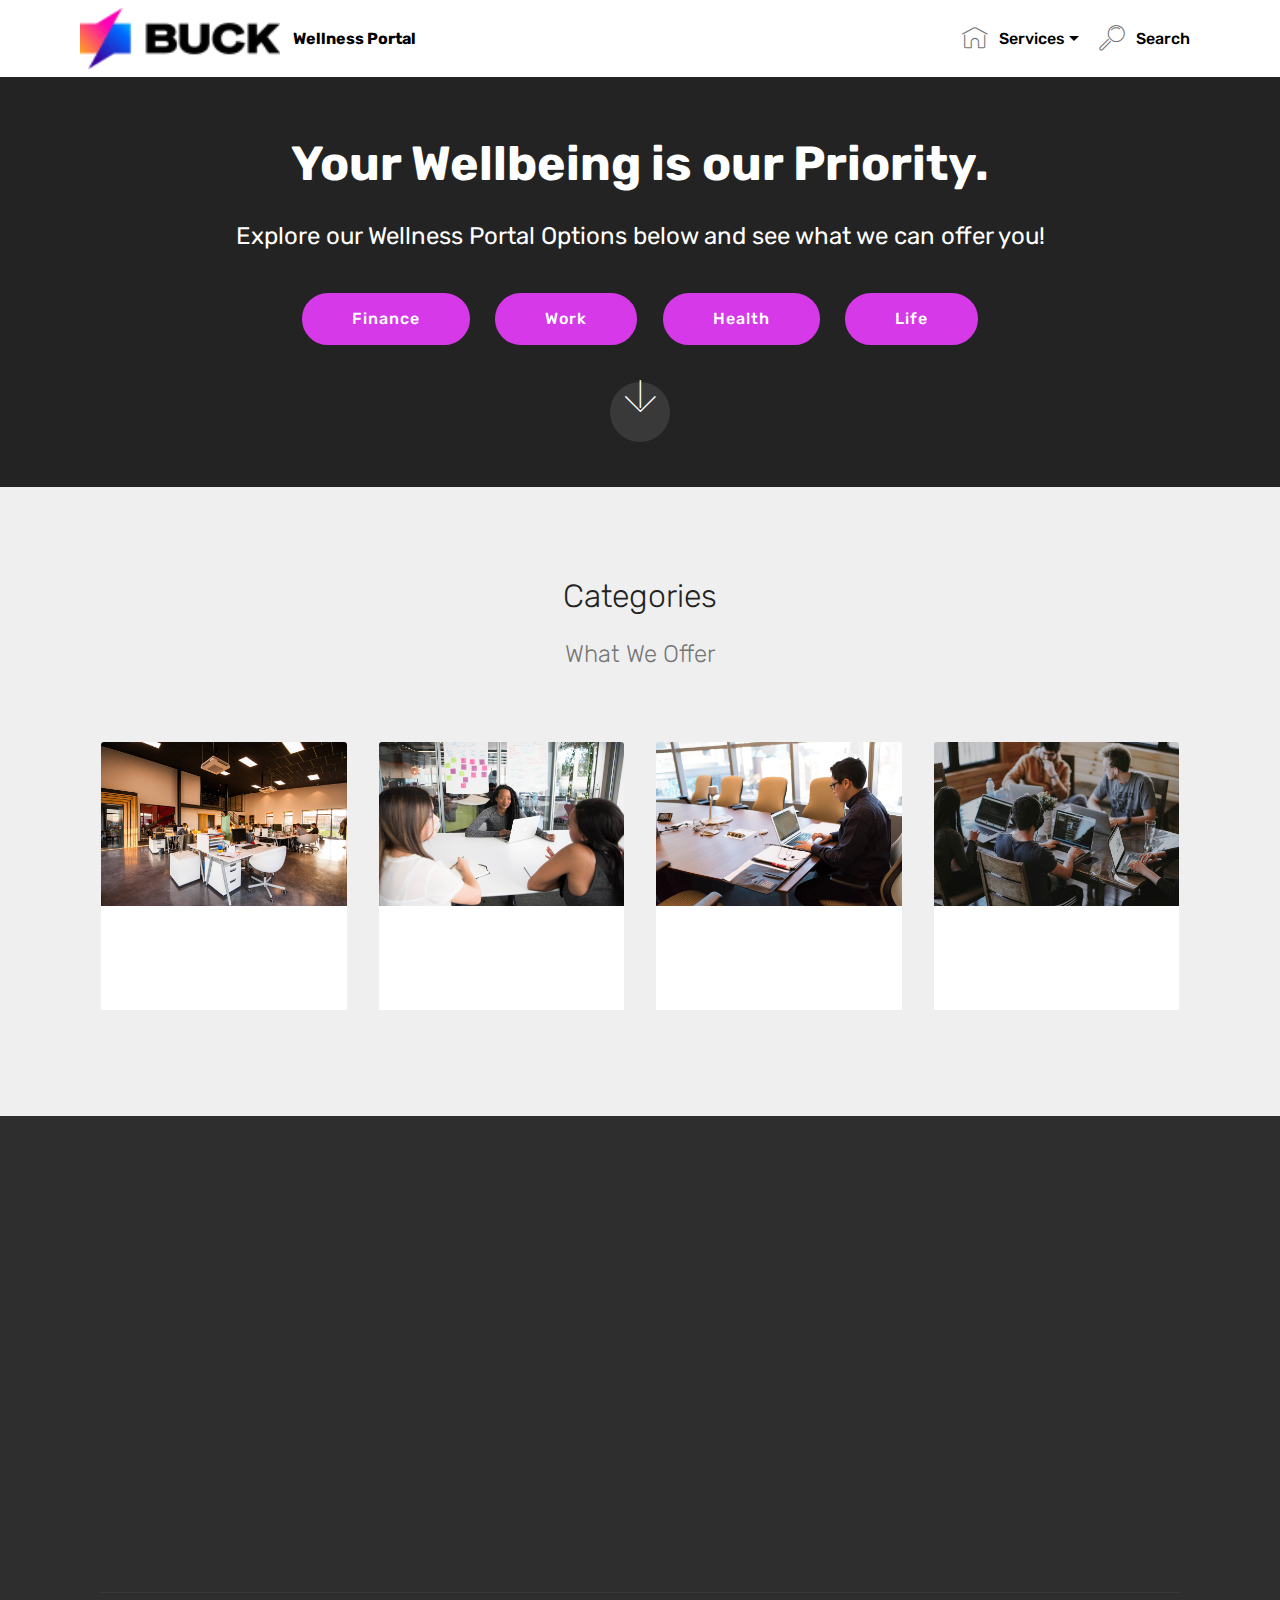
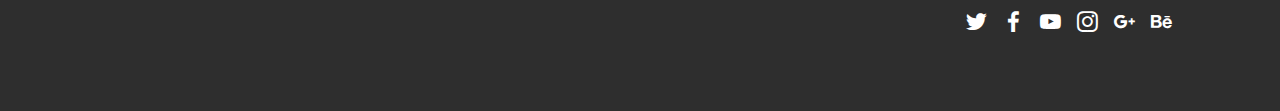
<file: index.html>
<!DOCTYPE html>
<html  >
<head>
  <!-- Site made with Mobirise Website Builder v4.10.6, https://mobirise.com -->
  <meta charset="UTF-8">
  <meta http-equiv="X-UA-Compatible" content="IE=edge">
  <meta name="generator" content="Mobirise v4.10.6, mobirise.com">
  <meta name="viewport" content="width=device-width, initial-scale=1, minimum-scale=1">
  <link rel="shortcut icon" href="assets/images/buck-logo-122x37.png" type="image/x-icon">
  <meta name="description" content="">
  
  <title>Home</title>
  <link rel="stylesheet" href="assets/web/assets/mobirise-icons/mobirise-icons.css">
  <link rel="stylesheet" href="assets/tether/tether.min.css">
  <link rel="stylesheet" href="assets/bootstrap/css/bootstrap.min.css">
  <link rel="stylesheet" href="assets/bootstrap/css/bootstrap-grid.min.css">
  <link rel="stylesheet" href="assets/bootstrap/css/bootstrap-reboot.min.css">
  <link rel="stylesheet" href="assets/socicon/css/styles.css">
  <link rel="stylesheet" href="assets/animatecss/animate.min.css">
  <link rel="stylesheet" href="assets/dropdown/css/style.css">
  <link rel="stylesheet" href="assets/theme/css/style.css">
  <link rel="stylesheet" href="assets/mobirise/css/mbr-additional.css" type="text/css">
  
  
  
</head>
<body>
  <section class="menu cid-qTkzRZLJNu" once="menu" id="menu1-0">

    

    <nav class="navbar navbar-expand beta-menu navbar-dropdown align-items-center navbar-fixed-top navbar-toggleable-sm">
        <button class="navbar-toggler navbar-toggler-right" type="button" data-toggle="collapse" data-target="#navbarSupportedContent" aria-controls="navbarSupportedContent" aria-expanded="false" aria-label="Toggle navigation">
            <div class="hamburger">
                <span></span>
                <span></span>
                <span></span>
                <span></span>
            </div>
        </button>
        <div class="menu-logo">
            <div class="navbar-brand">
                <span class="navbar-logo">
                    
                         <img src="assets/images/buck-logo-122x37.png" alt="Mobirise" title="" style="height: 3.8rem;">
                    
                </span>
                <span class="navbar-caption-wrap"><a class="navbar-caption text-black display-4" href="index.html">Wellness Portal</a></span>
            </div>
        </div>
        <div class="collapse navbar-collapse" id="navbarSupportedContent">
            <ul class="navbar-nav nav-dropdown nav-right" data-app-modern-menu="true"><li class="nav-item dropdown"><a class="nav-link link dropdown-toggle text-black display-4" data-toggle="dropdown-submenu" aria-expanded="true"><span class="mbri-home mbr-iconfont mbr-iconfont-btn" style="color: rgb(118, 118, 118);"></span>
                        
                        Services
                    </a><div class="dropdown-menu"><div class="dropdown"><a class="dropdown-item dropdown-toggle text-black display-4" href="page1.html" aria-expanded="false" data-toggle="dropdown-submenu">Finance</a><div class="dropdown-menu dropdown-submenu"><a class="dropdown-item text-black display-4" href="page1.html" aria-expanded="false">Retirement<br></a></div></div><div class="dropdown"><a class="dropdown-item dropdown-toggle text-black display-4" href="page2.html" aria-expanded="false" data-toggle="dropdown-submenu">Work</a><div class="dropdown-menu dropdown-submenu"><a class="dropdown-item text-black display-4" href="page5.html" aria-expanded="false">Knowledge<br></a><a class="dropdown-item text-black display-4" href="page3.html" aria-expanded="false">Connections</a><a class="dropdown-item text-black display-4" href="page6.html" aria-expanded="false">Benefits</a></div></div><div class="dropdown"><a class="dropdown-item dropdown-toggle text-black display-4" href="page3.html" aria-expanded="false" data-toggle="dropdown-submenu">Health</a><div class="dropdown-menu dropdown-submenu"><a class="dropdown-item text-black display-4" href="page7.html" aria-expanded="false">Body</a><a class="dropdown-item text-black display-4" href="page8.html" aria-expanded="false">Emotions</a></div></div><div class="dropdown"><a class="dropdown-item dropdown-toggle text-black display-4" href="page5.html" aria-expanded="false" data-toggle="dropdown-submenu">Life</a><div class="dropdown-menu dropdown-submenu"><a class="dropdown-item text-black display-4" href="page2.html" aria-expanded="false">Beliefs</a><a class="dropdown-item text-black display-4" href="page4.html" aria-expanded="false">Environment</a></div></div></div></li>
                <li class="nav-item">
                    <a class="nav-link link text-black display-4" href="index.html"><span class="mbri-search mbr-iconfont mbr-iconfont-btn" style="color: rgb(118, 118, 118);"></span>
                        
                        Search<br></a>
                </li></ul>
            
        </div>
    </nav>
</section>

<section class="engine"><a href="https://mobirise.com">make a site for free</a></section><section class="cid-qTkA127IK8" id="header2-1">

    

    

    <div class="container align-center">
        <div class="row justify-content-md-center">
            <div class="mbr-white col-md-10">
                <h1 class="mbr-section-title mbr-bold pb-3 mbr-fonts-style display-1">Your Wellbeing is our Priority.</h1>
                
                <p class="mbr-text pb-3 mbr-fonts-style display-5">Explore our Wellness Portal Options below and see what we can offer you!</p>
                <div class="mbr-section-btn"><a class="btn btn-md btn-success display-4" href="index.html#features18-f" target="_blank">Finance</a> 
                    <a class="btn btn-md btn-success display-4" href="index.html#features18-f">Work</a> <a class="btn btn-md btn-success display-4" href="index.html#features18-f">Health</a>  <a class="btn btn-md btn-success display-4" href="index.html#features18-f">Life</a></div>
            </div>
        </div>
    </div>
    <div class="mbr-arrow hidden-sm-down" aria-hidden="true">
        <a href="#next">
            <i class="mbri-down mbr-iconfont"></i>
        </a>
    </div>
</section>

<section class="features18 popup-btn-cards cid-rxzZK1LhrK" id="features18-f">

    

    
    <div class="container">
        <h2 class="mbr-section-title pb-3 align-center mbr-fonts-style display-2">Categories</h2>
        <h3 class="mbr-section-subtitle display-5 align-center mbr-fonts-style mbr-light">What We Offer</h3>
        <div class="media-container-row pt-5 ">
            <div class="card p-3 col-12 col-md-6 col-lg-3">
                <div class="card-wrapper ">
                    <div class="card-img">
                        <div class="mbr-overlay"></div>
                        <div class="mbr-section-btn text-center"><a href="page1.html" class="btn btn-primary display-4">Retirement</a></div>
                        <img src="assets/images/background1.jpg" alt="Mobirise">
                    </div>
                    <div class="card-box">
                        <h4 class="card-title mbr-fonts-style display-7">
                            Finance</h4>
                        <p class="mbr-text mbr-fonts-style align-left display-7"></p>
                    </div>
                </div>
            </div>
            <div class="card p-3 col-12 col-md-6 col-lg-3">
                <div class="card-wrapper">
                    <div class="card-img">
                        <div class="mbr-overlay"></div>
                        <div class="mbr-section-btn text-center"><a href="page5.html" class="btn btn-primary display-4">Knowledge</a> <a href="page3.html" class="btn btn-primary display-4">Connections</a> <a href="page6.html" class="btn btn-primary display-4">Benefits</a></div>
                        <img src="assets/images/background2.jpg" alt="Mobirise">
                    </div>
                    <div class="card-box">
                        <h4 class="card-title mbr-fonts-style display-7">Work</h4>
                        <p class="mbr-text mbr-fonts-style display-7"></p>
                    </div>
                </div>
            </div>

            <div class="card p-3 col-12 col-md-6 col-lg-3">
                <div class="card-wrapper">
                    <div class="card-img">
                        <div class="mbr-overlay"></div>
                        <div class="mbr-section-btn text-center"><a href="page7.html" class="btn btn-primary display-4">Body</a> <a href="page8.html" class="btn btn-primary display-4">Emotions</a></div>
                        <img src="assets/images/background3.jpg" alt="Mobirise">
                    </div>
                    <div class="card-box">
                        <h4 class="card-title mbr-fonts-style display-7">
                            Health</h4>
                        <p class="mbr-text mbr-fonts-style display-7"></p>
                    </div>
                </div>
            </div>

            <div class="card p-3 col-12 col-md-6 col-lg-3">
                <div class="card-wrapper">
                    <div class="card-img">
                        <div class="mbr-overlay"></div>
                        <div class="mbr-section-btn text-center"><a href="page2.html" class="btn btn-primary display-4">Beliefs</a> <a href="page4.html" class="btn btn-primary display-4">Environment</a></div>
                        <img src="assets/images/background4.jpg" alt="Mobirise">
                    </div>
                    <div class="card-box">
                        <h4 class="card-title mbr-fonts-style display-7">Life</h4>
                        <p class="mbr-text mbr-fonts-style display-7"></p>
                    </div>
                </div>
            </div>
        </div>
    </div>
</section>

<section class="cid-rxawM7QOu9" id="footer2-9">

    

    

    <div class="container">
        <div class="media-container-row content mbr-white">
            <div class="col-12 col-md-3 mbr-fonts-style display-7">
                <p class="mbr-text">
                    <strong>Address</strong>
                    <br>
                    <br>200 Plaza Drive<br>Secaucus, NJ &nbsp;07094<br>
                    <br>
                    <br><strong>Contacts</strong>
                    <br>
                    <br>Email: bestinterngroup@buck.com
                    <br>Phone: +1 (0) 000 0000 001
                    <br>Fax: +1 (0) 000 0000 002
                </p>
            </div>
            <div class="col-12 col-md-3 mbr-fonts-style display-7">
                <p class="mbr-text"><strong>Portal Creators</strong>&nbsp;<br><a href="https://www.linkedin.com/in/alin-s-basuljevic-a07bab97/" target="_blank" class="text-white">Alin Basuljevic</a><br><a href="https://www.linkedin.com/in/alex-coenraads-3914a4128/" target="_blank" class="text-white">Alexander Coenraads</a><br>
                    <a href="https://www.linkedin.com/in/julia-trigg-5ab82b170/" target="_blank" class="text-white">Julia Trigg</a><br>May Feng<br><br><strong>Feedback</strong>
                    <br>
                    <br>Please send us your ideas, bug reports, suggestions! Any feedback would be appreciated.
                </p>
            </div>
            <div class="col-12 col-md-6">
                <div class="google-map"><iframe frameborder="0" style="border:0" src="https://www.google.com/maps/embed/v1/place?key=AIzaSyAEIpgj38KyLFELm2bK9Y7krBkz1K-cMq8&amp;q=place_id:ChIJrZ6VDu1XwokRY2RvjZWengo" allowfullscreen=""></iframe></div>
            </div>
        </div>
        <div class="footer-lower">
            <div class="media-container-row">
                <div class="col-sm-12">
                    <hr>
                </div>
            </div>
            <div class="media-container-row mbr-white">
                <div class="col-sm-6 copyright">
                    <p class="mbr-text mbr-fonts-style display-7">
                        © Copyright 2019 Buck Global LLC. - All Rights Reserved
                    </p>
                </div>
                <div class="col-md-6">
                    <div class="social-list align-right">
                        <div class="soc-item">
                            
                                <span class="mbr-iconfont mbr-iconfont-social socicon-twitter socicon"></span>
                            
                        </div>
                        <div class="soc-item">
                            
                                <span class="mbr-iconfont mbr-iconfont-social socicon-facebook socicon"></span>
                            
                        </div>
                        <div class="soc-item">
                            
                                <span class="mbr-iconfont mbr-iconfont-social socicon-youtube socicon"></span>
                            
                        </div>
                        <div class="soc-item">
                            
                                <span class="mbr-iconfont mbr-iconfont-social socicon-instagram socicon"></span>
                            
                        </div>
                        <div class="soc-item">
                            
                                <span class="mbr-iconfont mbr-iconfont-social socicon-googleplus socicon"></span>
                            
                        </div>
                        <div class="soc-item">
                            
                                <span class="mbr-iconfont mbr-iconfont-social socicon-behance socicon"></span>
                            
                        </div>
                    </div>
                </div>
            </div>
        </div>
    </div>
</section>


  <script src="assets/web/assets/jquery/jquery.min.js"></script>
  <script src="assets/popper/popper.min.js"></script>
  <script src="assets/tether/tether.min.js"></script>
  <script src="assets/bootstrap/js/bootstrap.min.js"></script>
  <script src="assets/smoothscroll/smooth-scroll.js"></script>
  <script src="assets/touchswipe/jquery.touch-swipe.min.js"></script>
  <script src="assets/viewportchecker/jquery.viewportchecker.js"></script>
  <script src="assets/mbr-popup-btns/mbr-popup-btns.js"></script>
  <script src="assets/dropdown/js/nav-dropdown.js"></script>
  <script src="assets/dropdown/js/navbar-dropdown.js"></script>
  <script src="assets/theme/js/script.js"></script>
  
  
  <input name="animation" type="hidden">
  </body>
</html>
</file>
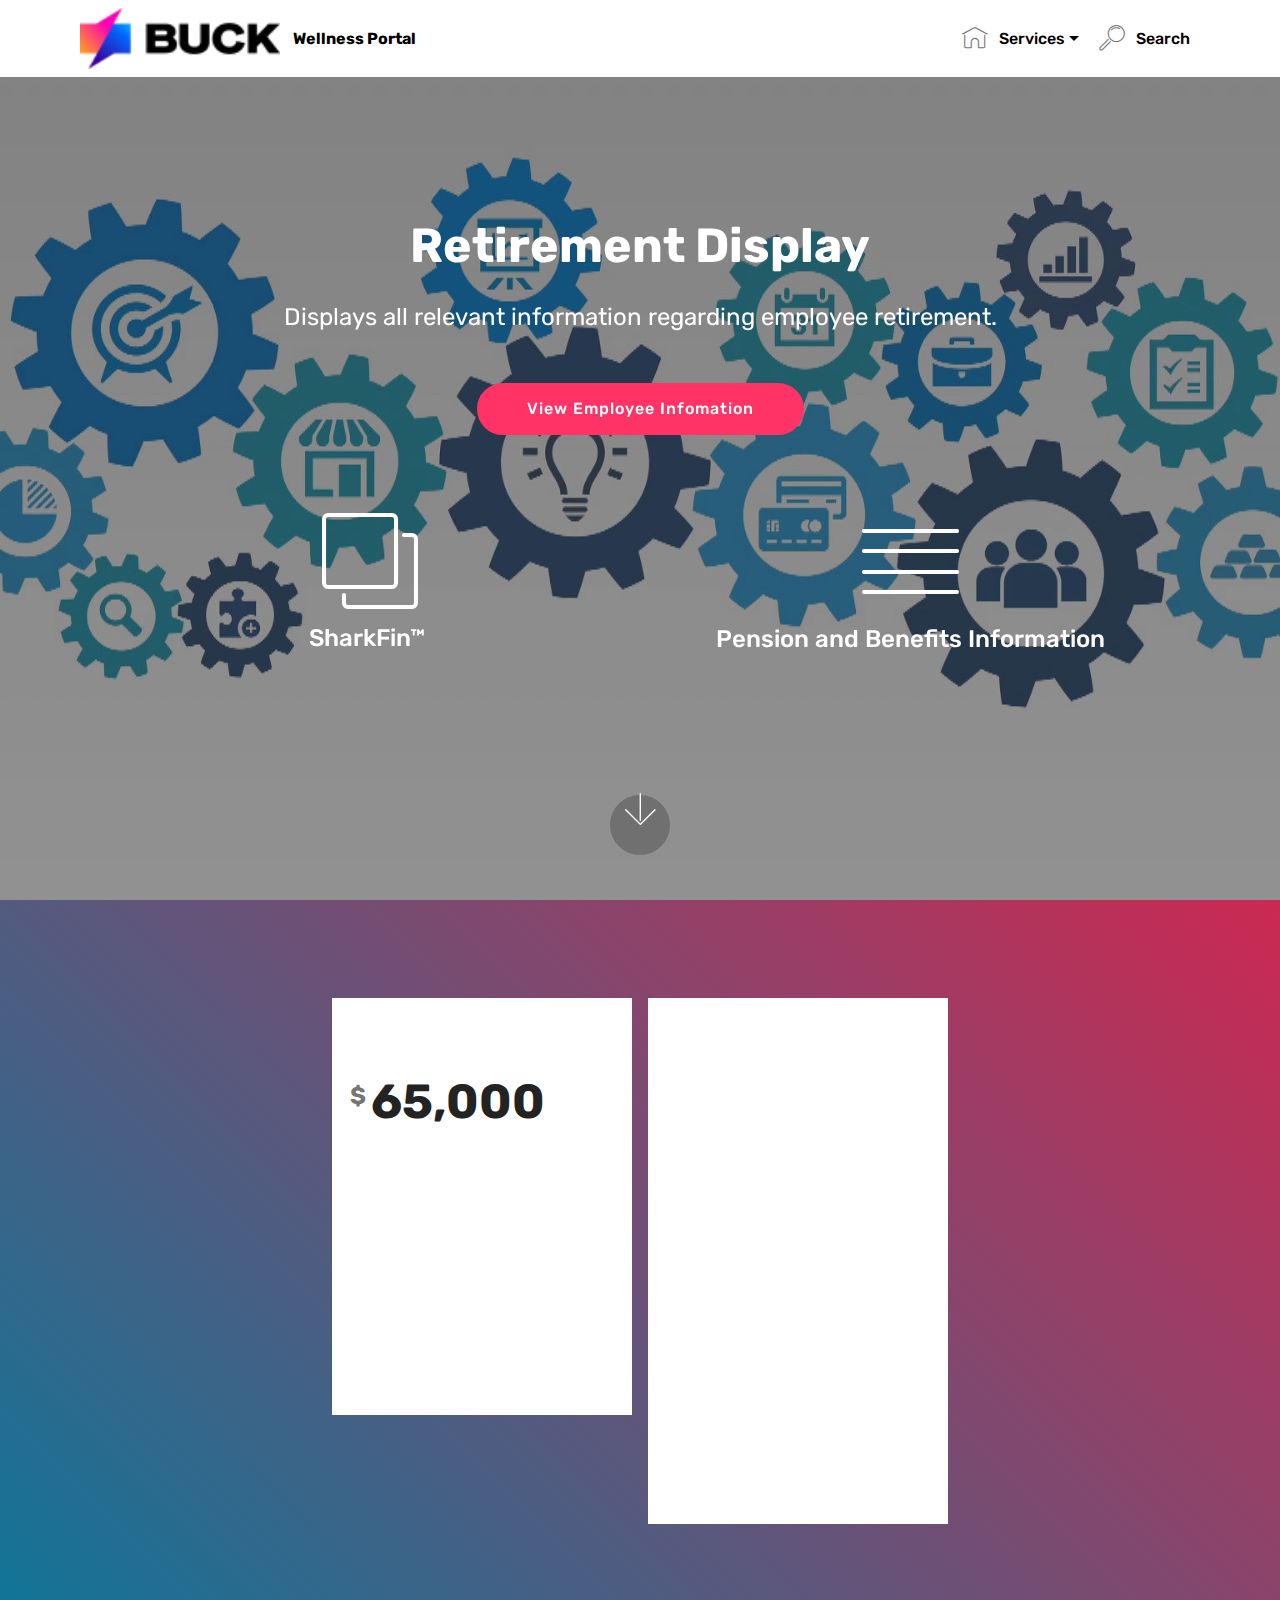
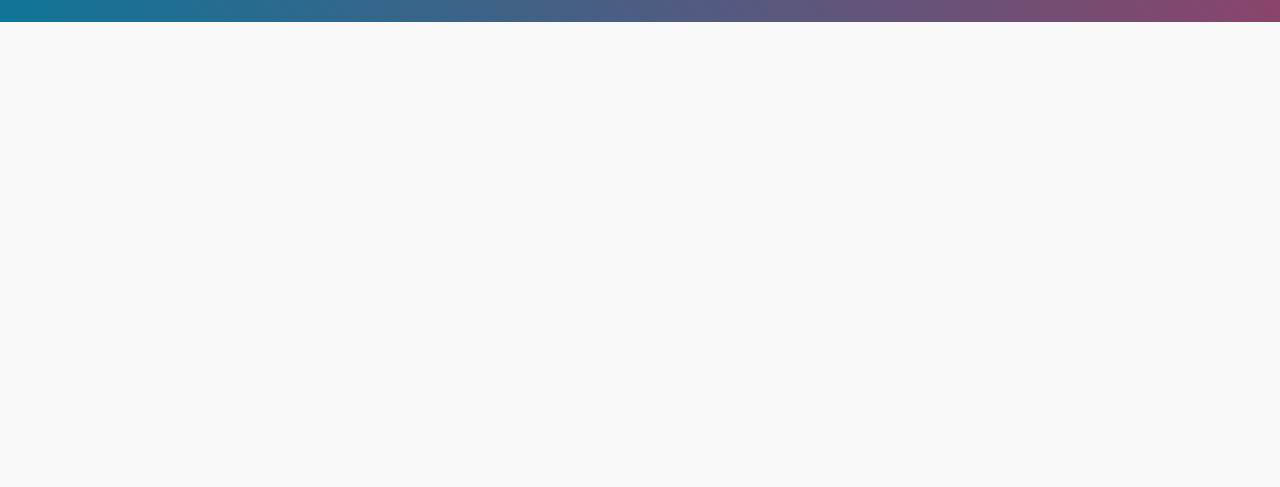
<file: page1.html>
<!DOCTYPE html>
<html  >
<head>
  <!-- Site made with Mobirise Website Builder v4.10.6, https://mobirise.com -->
  <meta charset="UTF-8">
  <meta http-equiv="X-UA-Compatible" content="IE=edge">
  <meta name="generator" content="Mobirise v4.10.6, mobirise.com">
  <meta name="viewport" content="width=device-width, initial-scale=1, minimum-scale=1">
  <link rel="shortcut icon" href="assets/images/buck-logo-122x37.png" type="image/x-icon">
  <meta name="description" content="Web Site Builder Description">
  
  <title>Retirement</title>
  <link rel="stylesheet" href="assets/web/assets/mobirise-icons/mobirise-icons.css">
  <link rel="stylesheet" href="assets/tether/tether.min.css">
  <link rel="stylesheet" href="assets/bootstrap/css/bootstrap.min.css">
  <link rel="stylesheet" href="assets/bootstrap/css/bootstrap-grid.min.css">
  <link rel="stylesheet" href="assets/bootstrap/css/bootstrap-reboot.min.css">
  <link rel="stylesheet" href="assets/dropdown/css/style.css">
  <link rel="stylesheet" href="assets/datatables/data-tables.bootstrap4.min.css">
  <link rel="stylesheet" href="assets/animatecss/animate.min.css">
  <link rel="stylesheet" href="assets/theme/css/style.css">
  <link rel="stylesheet" href="assets/mobirise/css/mbr-additional.css" type="text/css">
  
  
  
</head>
<body>
  <section class="menu cid-qTkzRZLJNu" once="menu" id="menu1-3">

    

    <nav class="navbar navbar-expand beta-menu navbar-dropdown align-items-center navbar-fixed-top navbar-toggleable-sm">
        <button class="navbar-toggler navbar-toggler-right" type="button" data-toggle="collapse" data-target="#navbarSupportedContent" aria-controls="navbarSupportedContent" aria-expanded="false" aria-label="Toggle navigation">
            <div class="hamburger">
                <span></span>
                <span></span>
                <span></span>
                <span></span>
            </div>
        </button>
        <div class="menu-logo">
            <div class="navbar-brand">
                <span class="navbar-logo">
                    
                         <img src="assets/images/buck-logo-122x37.png" alt="Mobirise" title="" style="height: 3.8rem;">
                    
                </span>
                <span class="navbar-caption-wrap"><a class="navbar-caption text-black display-4" href="index.html">Wellness Portal</a></span>
            </div>
        </div>
        <div class="collapse navbar-collapse" id="navbarSupportedContent">
            <ul class="navbar-nav nav-dropdown nav-right" data-app-modern-menu="true"><li class="nav-item dropdown"><a class="nav-link link dropdown-toggle text-black display-4" href="" data-toggle="dropdown-submenu" aria-expanded="true"><span class="mbri-home mbr-iconfont mbr-iconfont-btn" style="color: rgb(118, 118, 118);"></span>
                        
                        Services
                    </a><div class="dropdown-menu"><div class="dropdown"><a class="dropdown-item dropdown-toggle text-black display-4" href="page1.html" aria-expanded="false" data-toggle="dropdown-submenu">Finance</a><div class="dropdown-menu dropdown-submenu"><a class="dropdown-item text-black display-4" href="page1.html" aria-expanded="false">Retirement<br></a></div></div><div class="dropdown"><a class="dropdown-item dropdown-toggle text-black display-4" href="page2.html" aria-expanded="false" data-toggle="dropdown-submenu">Work</a><div class="dropdown-menu dropdown-submenu"><a class="dropdown-item text-black display-4" href="page5.html" aria-expanded="false">Knowledge<br></a><a class="dropdown-item text-black display-4" href="page3.html" aria-expanded="false">Connections</a><a class="dropdown-item text-black display-4" href="page6.html" aria-expanded="false">Benefits</a></div></div><div class="dropdown"><a class="dropdown-item dropdown-toggle text-black display-4" href="page3.html" aria-expanded="false" data-toggle="dropdown-submenu">Health</a><div class="dropdown-menu dropdown-submenu"><a class="dropdown-item text-black display-4" href="page7.html" aria-expanded="false">Body</a><a class="dropdown-item text-black display-4" href="page8.html" aria-expanded="false">Emotions</a></div></div><div class="dropdown"><a class="dropdown-item dropdown-toggle text-black display-4" href="page5.html" aria-expanded="false" data-toggle="dropdown-submenu">Life</a><div class="dropdown-menu dropdown-submenu"><a class="dropdown-item text-black display-4" href="page2.html" aria-expanded="false">Beliefs</a><a class="dropdown-item text-black display-4" href="page4.html" aria-expanded="false">Environment</a></div></div></div></li>
                <li class="nav-item">
                    <a class="nav-link link text-black display-4" href="index.html"><span class="mbri-search mbr-iconfont mbr-iconfont-btn" style="color: rgb(118, 118, 118);"></span>
                        
                        Search<br></a>
                </li></ul>
            
        </div>
    </nav>
</section>

<section class="engine"><a href="">website builder</a></section><section class="header12 cid-rxanZ9KXPG mbr-fullscreen mbr-parallax-background" id="header12-6">

    

    <div class="mbr-overlay" style="opacity: 0.5; background-color: rgb(35, 35, 35);">
    </div>

    <div class="container  ">
            <div class="media-container">
                <div class="col-md-12 align-center">
                    <h1 class="mbr-section-title pb-3 mbr-white mbr-bold mbr-fonts-style display-1">Retirement Display</h1>
                    <p class="mbr-text pb-3 mbr-white mbr-fonts-style display-5">Displays all relevant information regarding employee retirement.</p>
                    <div class="mbr-section-btn align-center py-2"><a class="btn btn-md btn-secondary display-4" href="page1.html#pricing-tables3-d">View Employee Infomation</a></div>

                    <div class="icons-media-container mbr-white">
                        <div class="card col-12 col-md-6">
                            <div class="icon-block">
                            <a href="">
                                <span class="mbri-layers mbr-iconfont"></span>
                            </a>
                            </div>
                            <h5 class="mbr-fonts-style display-5">SharkFin™&nbsp;</h5>
                        </div>

                        <div class="card col-12 col-md-6">
                            <div class="icon-block">
                                
                                    <span class="mbr-iconfont mbri-align-justify" style="font-size: 97px;"></span>
                                
                            </div>
                            <h5 class="mbr-fonts-style display-5">Pension and Benefits Information<br></h5>
                        </div>

                        

                        
                    </div>
                </div>
            </div>
    </div>

    <div class="mbr-arrow hidden-sm-down" aria-hidden="true">
        <a href="#next">
            <i class="mbri-down mbr-iconfont"></i>
        </a>
    </div>
</section>

<section class="pricing-table1 cid-rxDPLlnuUp" id="pricing-tables1-18">

    

    
    <div class="container">
        <div class="media-container-row">

            <div class="plan col-12 mx-2 my-2 justify-content-center col-lg-6">
                <div class="plan-header text-center pt-5">
                    <h3 class="plan-title mbr-fonts-style display-5">
                        Your Financial Info</h3>
                    <div class="plan-price">
                        <span class="price-value mbr-fonts-style display-5">
                            $
                        </span>
                        <span class="price-figure mbr-fonts-style display-1">65,000</span>
                        <small class="price-term mbr-fonts-style display-7">annually</small>
                    </div>
                </div>
                <div class="plan-body pb-5">
                    <div class="plan-list align-center">
                        <ul class="list-group list-group-flush mbr-fonts-style display-7">
                            <li class="list-group-item">Current Salary in addition to the past years of employment for specific company.</li>
                        </ul>
                    </div>
                    <div class="mbr-section-btn text-center pt-4"><a href="page1.html#table1-19" class="btn btn-primary display-4">&nbsp;Financial Information Breakdown</a></div>
                </div>
            </div>

            <div class="plan col-12 mx-2 my-2 justify-content-center col-lg-6">
                <div class="plan-header text-center pt-5">
                    <h3 class="plan-title mbr-fonts-style display-5">Defined Contribution Plan</h3>
                    <div class="plan-price">
                        <span class="price-value mbr-fonts-style display-5">&nbsp;</span>
                        <span class="price-figure mbr-fonts-style display-2">&nbsp;<br></span>
                        <small class="price-term mbr-fonts-style display-7">&nbsp;</small>
                    </div>
                </div>
                <div class="plan-body pb-5">
                    <div class="plan-list align-center">
                        <ul class="list-group list-group-flush mbr-fonts-style display-7">
                            <li class="list-group-item">Learn the details of your plan and use our fool-proof tools to easily prepare yourself for retirement.</li>
                        </ul>
                    </div>
                    <div class="mbr-section-btn text-center pt-4"><a href="" class="btn btn-primary display-4">View Breakdown</a> <a href="" class="btn btn-primary display-4">SharkFin™ Breakdown</a></div>
                </div>
            </div>

            

            
        </div>
    </div>
</section>

<section class="section-table cid-rxDS7E0fKj" id="table1-19">

  
  
  <div class="container container-table">
      <h2 class="mbr-section-title mbr-fonts-style align-center pb-3 display-2">
          Salary Breakdown</h2>
      <h3 class="mbr-section-subtitle mbr-fonts-style align-center pb-5 mbr-light display-5">Below you see the format of what the portal would look like if you wanted to see the breakdown of Your Financial Information.</h3>
      <div class="table-wrapper">
        <div class="container">
          
        </div>

        <div class="container scroll">
          <table class="table" cellspacing="0">
            <thead>
              <tr class="table-heads ">
                  
                  
                  
                  
              <th class="head-item mbr-fonts-style display-7">
                      NAME</th><th class="head-item mbr-fonts-style display-7">
                      AGE</th><th class="head-item mbr-fonts-style display-7">
                      DATE</th><th class="head-item mbr-fonts-style display-7">2019 Salary</th><th class="head-item mbr-fonts-style display-7">2018 Salary</th><th class="head-item mbr-fonts-style display-7">2017 Salary</th><th class="head-item mbr-fonts-style display-7">
                      2016 Salary&nbsp;</th><th class="head-item mbr-fonts-style display-7">2015 Salary</th></tr>
            </thead>

            <tbody>
              
              
              
              
            <tr> 
                
                
                
                
              <td class="body-item mbr-fonts-style display-7">Test User</td><td class="body-item mbr-fonts-style display-7">35</td><td class="body-item mbr-fonts-style display-7">2019-7-29</td><td class="body-item mbr-fonts-style display-7">$65,000.00</td><td class="body-item mbr-fonts-style display-7">$65,000.00</td><td class="body-item mbr-fonts-style display-7">$63,250.00</td><td class="body-item mbr-fonts-style display-7">$63,250.00</td><td class="body-item mbr-fonts-style display-7">$63,250.00</td></tr></tbody>
          </table>
        </div>
        <div class="container table-info-container">
          
        </div>
      </div>
    </div>
</section>


  <script src="assets/web/assets/jquery/jquery.min.js"></script>
  <script src="assets/popper/popper.min.js"></script>
  <script src="assets/tether/tether.min.js"></script>
  <script src="assets/bootstrap/js/bootstrap.min.js"></script>
  <script src="assets/smoothscroll/smooth-scroll.js"></script>
  <script src="assets/dropdown/js/nav-dropdown.js"></script>
  <script src="assets/dropdown/js/navbar-dropdown.js"></script>
  <script src="assets/touchswipe/jquery.touch-swipe.min.js"></script>
  <script src="assets/datatables/jquery.data-tables.min.js"></script>
  <script src="assets/datatables/data-tables.bootstrap4.min.js"></script>
  <script src="assets/viewportchecker/jquery.viewportchecker.js"></script>
  <script src="assets/vimeoplayer/jquery.mb.vimeo_player.js"></script>
  <script src="assets/parallax/jarallax.min.js"></script>
  <script src="assets/theme/js/script.js"></script>
  
  
  <input name="animation" type="hidden">
  </body>
</html>
</file>
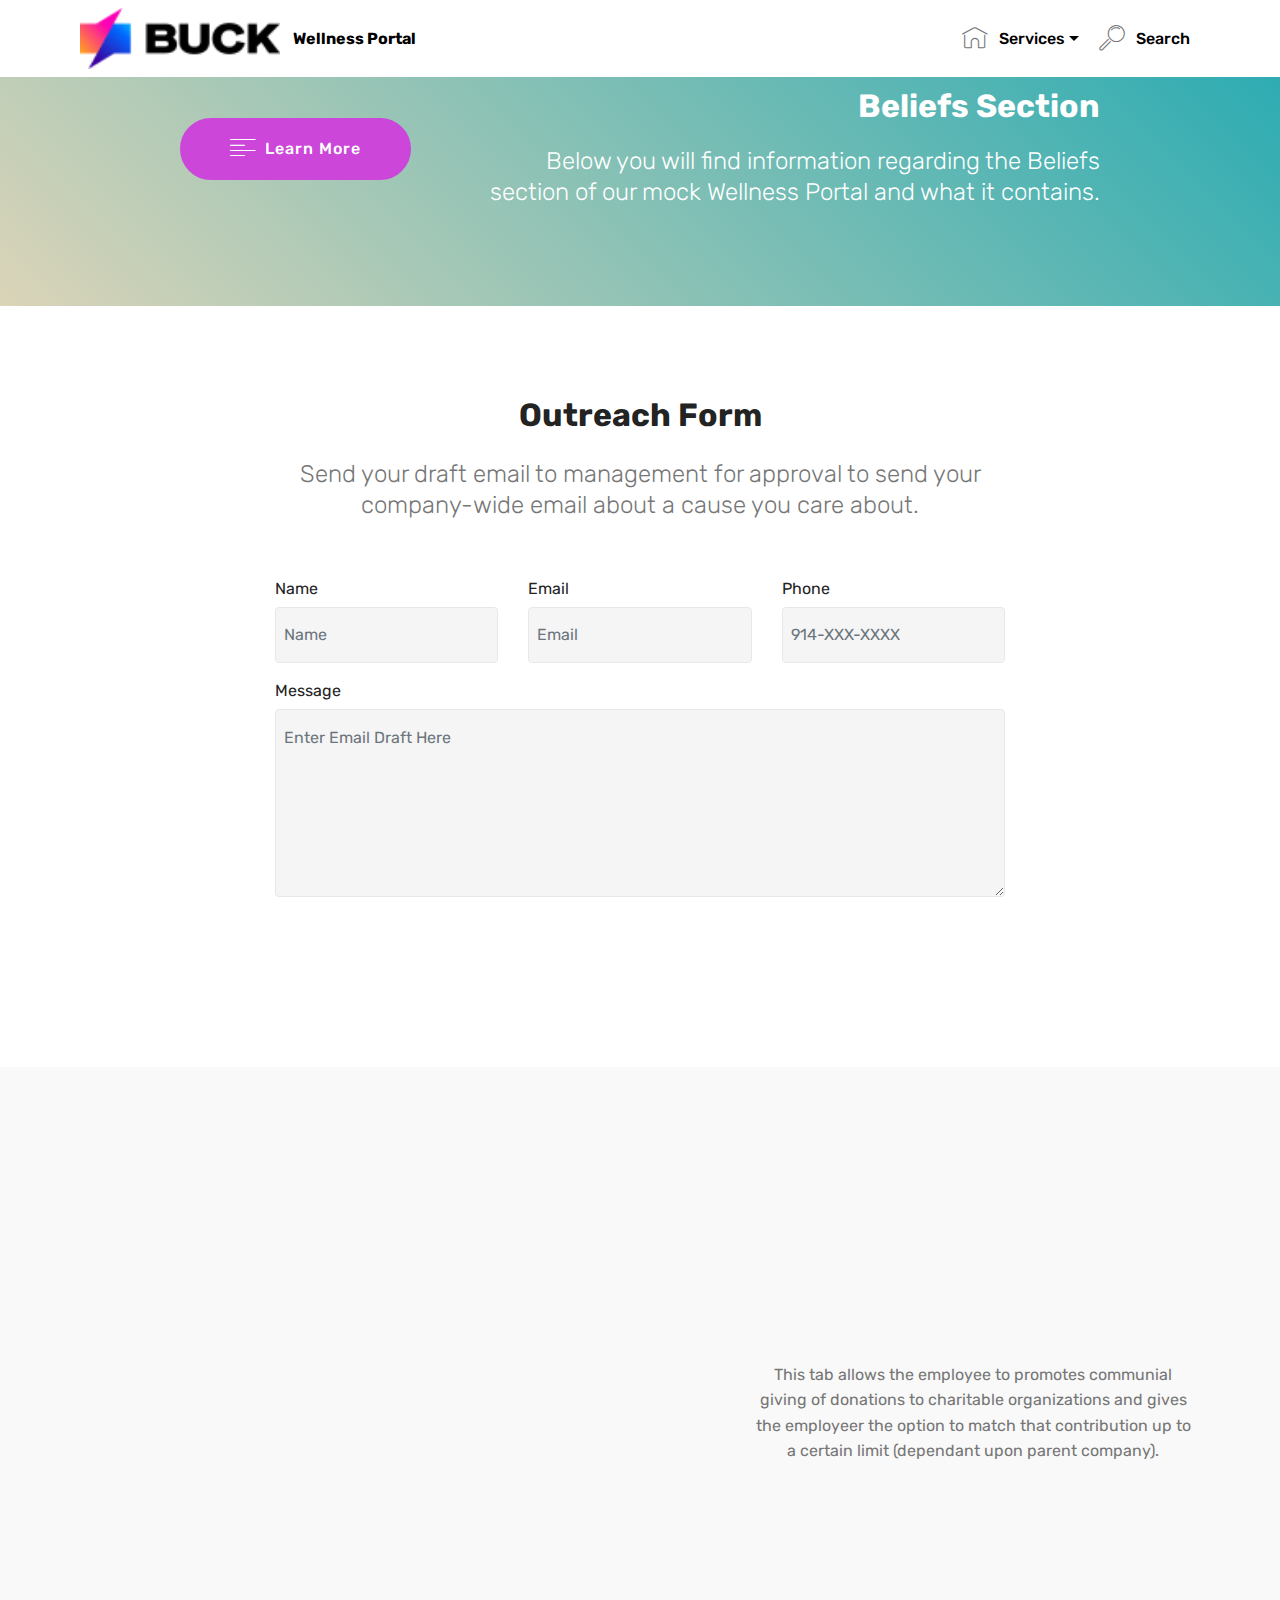
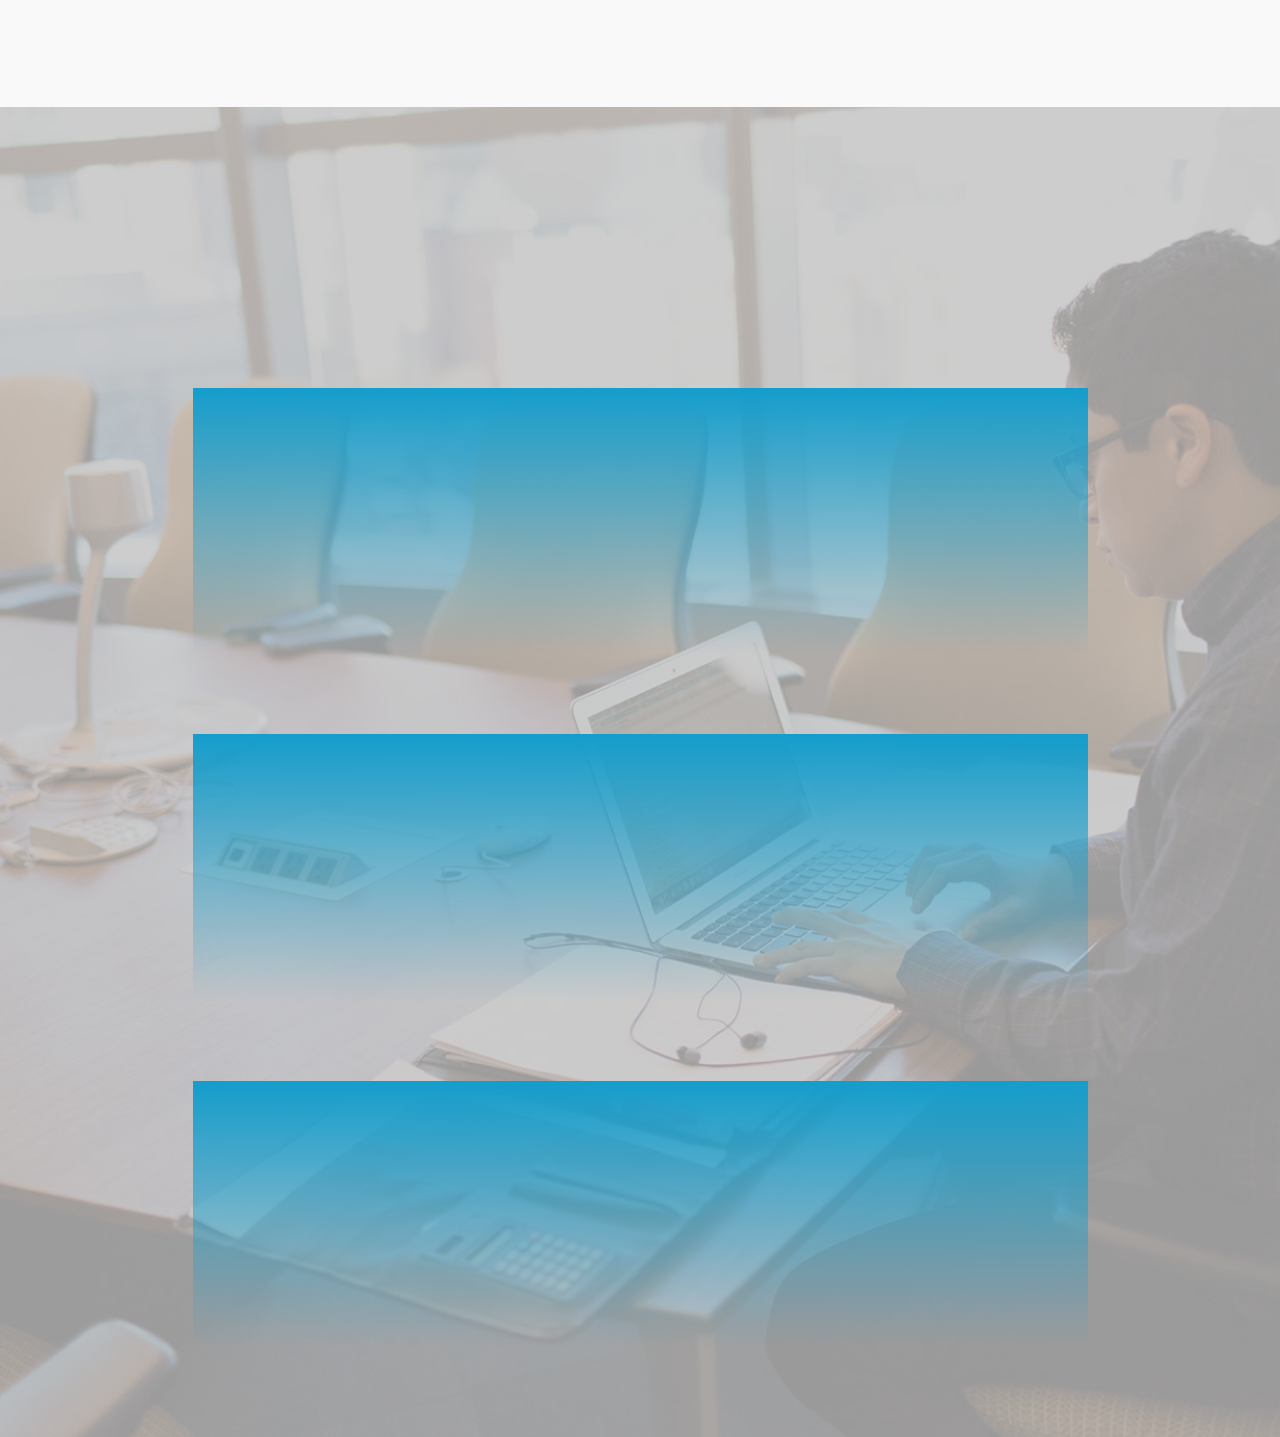
<file: page2.html>
<!DOCTYPE html>
<html  >
<head>
  <!-- Site made with Mobirise Website Builder v4.10.6, https://mobirise.com -->
  <meta charset="UTF-8">
  <meta http-equiv="X-UA-Compatible" content="IE=edge">
  <meta name="generator" content="Mobirise v4.10.6, mobirise.com">
  <meta name="viewport" content="width=device-width, initial-scale=1, minimum-scale=1">
  <link rel="shortcut icon" href="assets/images/buck-logo-122x37.png" type="image/x-icon">
  <meta name="description" content="">
  
  <title>Beliefs</title>
  <link rel="stylesheet" href="assets/web/assets/mobirise-icons/mobirise-icons.css">
  <link rel="stylesheet" href="assets/tether/tether.min.css">
  <link rel="stylesheet" href="assets/bootstrap/css/bootstrap.min.css">
  <link rel="stylesheet" href="assets/bootstrap/css/bootstrap-grid.min.css">
  <link rel="stylesheet" href="assets/bootstrap/css/bootstrap-reboot.min.css">
  <link rel="stylesheet" href="assets/animatecss/animate.min.css">
  <link rel="stylesheet" href="assets/dropdown/css/style.css">
  <link rel="stylesheet" href="assets/theme/css/style.css">
  <link rel="stylesheet" href="assets/mobirise/css/mbr-additional.css" type="text/css">
  
  
  
</head>
<body>
  <section class="mbr-section info2 cid-rxCwPPgXGf" id="info2-t">

    

    

    <div class="container">
        <div class="row main justify-content-center">
            <div class="media-container-column col-12 col-lg-3 col-md-4">
                <div class="mbr-section-btn align-left py-4"><a class="btn btn-primary display-4" href=""><span class="mbri-align-left mbr-iconfont mbr-iconfont-btn"></span>
                    <font face="MobiriseIcons"><br></font>Learn More<br></a></div>
            </div>
            <div class="media-container-column title col-12 col-lg-7 col-md-6">
                <h2 class="align-right mbr-bold mbr-white pb-3 mbr-fonts-style display-2">
                    Beliefs Section</h2>
                <h3 class="mbr-section-subtitle align-right mbr-light mbr-white mbr-fonts-style display-5">Below you will find information regarding the Beliefs section of our mock Wellness Portal and what it contains.</h3>
            </div>
        </div>
    </div>
</section>

<section class="engine"><a href="">responsive web templates</a></section><section class="menu cid-qTkzRZLJNu" once="menu" id="menu1-4">

    

    <nav class="navbar navbar-expand beta-menu navbar-dropdown align-items-center navbar-fixed-top navbar-toggleable-sm">
        <button class="navbar-toggler navbar-toggler-right" type="button" data-toggle="collapse" data-target="#navbarSupportedContent" aria-controls="navbarSupportedContent" aria-expanded="false" aria-label="Toggle navigation">
            <div class="hamburger">
                <span></span>
                <span></span>
                <span></span>
                <span></span>
            </div>
        </button>
        <div class="menu-logo">
            <div class="navbar-brand">
                <span class="navbar-logo">
                    
                         <img src="assets/images/buck-logo-122x37.png" alt="Mobirise" title="" style="height: 3.8rem;">
                    
                </span>
                <span class="navbar-caption-wrap"><a class="navbar-caption text-black display-4" href="index.html">Wellness Portal</a></span>
            </div>
        </div>
        <div class="collapse navbar-collapse" id="navbarSupportedContent">
            <ul class="navbar-nav nav-dropdown nav-right" data-app-modern-menu="true"><li class="nav-item dropdown"><a class="nav-link link dropdown-toggle text-black display-4" href="https://mobirise.com" data-toggle="dropdown-submenu" aria-expanded="true"><span class="mbri-home mbr-iconfont mbr-iconfont-btn" style="color: rgb(118, 118, 118);"></span>
                        
                        Services
                    </a><div class="dropdown-menu"><div class="dropdown"><a class="dropdown-item dropdown-toggle text-black display-4" href="page1.html" aria-expanded="false" data-toggle="dropdown-submenu">Finance</a><div class="dropdown-menu dropdown-submenu"><a class="dropdown-item text-black display-4" href="page1.html" aria-expanded="false">Retirement<br></a></div></div><div class="dropdown"><a class="dropdown-item dropdown-toggle text-black display-4" href="page2.html" aria-expanded="false" data-toggle="dropdown-submenu">Work</a><div class="dropdown-menu dropdown-submenu"><a class="dropdown-item text-black display-4" href="page5.html" aria-expanded="false">Knowledge<br></a><a class="dropdown-item text-black display-4" href="page3.html" aria-expanded="false">Connections</a><a class="dropdown-item text-black display-4" href="page6.html" aria-expanded="false">Benefits</a></div></div><div class="dropdown"><a class="dropdown-item dropdown-toggle text-black display-4" href="page3.html" aria-expanded="false" data-toggle="dropdown-submenu">Health</a><div class="dropdown-menu dropdown-submenu"><a class="dropdown-item text-black display-4" href="page7.html" aria-expanded="false">Body</a><a class="dropdown-item text-black display-4" href="page8.html" aria-expanded="false">Emotions</a></div></div><div class="dropdown"><a class="dropdown-item dropdown-toggle text-black display-4" href="page5.html" aria-expanded="false" data-toggle="dropdown-submenu">Life</a><div class="dropdown-menu dropdown-submenu"><a class="dropdown-item text-black display-4" href="page2.html" aria-expanded="false">Beliefs</a><a class="dropdown-item text-black display-4" href="page4.html" aria-expanded="false">Environment</a></div></div></div></li>
                <li class="nav-item">
                    <a class="nav-link link text-black display-4" href="index.html"><span class="mbri-search mbr-iconfont mbr-iconfont-btn" style="color: rgb(118, 118, 118);"></span>
                        
                        Search<br></a>
                </li></ul>
            
        </div>
    </nav>
</section>

<section class="mbr-section form1 cid-rxC2fdmnce" id="form1-s">

    

    
    <div class="container">
        <div class="row justify-content-center">
            <div class="title col-12 col-lg-8">
                <h2 class="mbr-section-title align-center pb-3 mbr-fonts-style display-2"><strong>Outreach Form</strong></h2>
                <h3 class="mbr-section-subtitle align-center mbr-light pb-3 mbr-fonts-style display-5">Send your draft email to management for approval to send your company-wide email about a cause you care about.</h3>
            </div>
        </div>
    </div>
    <div class="container">
        <div class="row justify-content-center">
            <div class="media-container-column col-lg-8" data-form-type="formoid">
                <!---Formbuilder Form--->
                <form action="https://mobirise.com/" method="POST" class="mbr-form form-with-styler" data-form-title="Mobirise Form"><input type="hidden" name="email" data-form-email="true" value="LlOVWFWtN3MryvdM6kXqdgG9tRuhXgJZUsQZ4derPNKAvAc7cnZjkNX7WC1DYfaQyqyAGeJvswz4p3rAOiUFYZK5W/Kt91rmcd3RHXzf5AB6TuBbDVpnAZOeJTZxncPd">
                    <div class="row">
                        <div hidden="hidden" data-form-alert="" class="alert alert-success col-12">Thank you for sharing your draft email with us! An management-level individual within Buck will respond to you shortly via email.</div>
                        <div hidden="hidden" data-form-alert-danger="" class="alert alert-danger col-12">
                        </div>
                    </div>
                    <div class="dragArea row">
                        <div class="col-md-4  form-group" data-for="name">
                            <label for="name-form1-s" class="form-control-label mbr-fonts-style display-7">Name</label>
                            <input type="text" name="name" data-form-field="Name" required="required" class="form-control display-7" placeholder="Name" id="name-form1-s">
                        </div>
                        <div class="col-md-4  form-group" data-for="email">
                            <label for="email-form1-s" class="form-control-label mbr-fonts-style display-7">Email</label>
                            <input type="email" name="email" data-form-field="Email" required="required" class="form-control display-7" placeholder="Email" id="email-form1-s">
                        </div>
                        <div data-for="phone" class="col-md-4  form-group">
                            <label for="phone-form1-s" class="form-control-label mbr-fonts-style display-7">Phone</label>
                            <input type="tel" name="phone" data-form-field="Phone" class="form-control display-7" placeholder="914-XXX-XXXX" id="phone-form1-s">
                        </div>
                        <div data-for="message" class="col-md-12 form-group">
                            <label for="message-form1-s" class="form-control-label mbr-fonts-style display-7">Message</label>
                            <textarea name="message" data-form-field="Message" class="form-control display-7" placeholder="Enter Email Draft Here" id="message-form1-s"></textarea>
                        </div>
                        <div class="col-md-12 input-group-btn align-center">
                            <button type="submit" class="btn btn-primary btn-form display-4">SEND FORM</button>
                        </div>
                    </div>
                </form><!---Formbuilder Form--->
            </div>
        </div>
    </div>
</section>

<section class="tabs4 cid-rxCyqX5dCR" id="tabs4-u">

    

    

    <div class="container">
        <h2 class="mbr-section-title align-center pb-3 mbr-fonts-style display-2"><strong>Donation Tab</strong></h2>
        

        <div class="media-container-row mt-5 pt-3">
            <div class="mbr-figure" style="width: 60%;">
                <img src="assets/images/giving-600x400.jpg" alt="Mobirise" title="">
            </div>
            <div class="tabs-container">
                <ul class="nav nav-tabs" role="tablist">
                    <li class="nav-item"><a class="nav-link mbr-fonts-style show active display-7" role="tab" data-toggle="tab" href="#tabs4-u_tab0" aria-selected="true">Description</a></li>
                    
                    
                    
                    
                    
                </ul>
                <div class="tab-content">
                    <div id="tab1" class="tab-pane in active" role="tabpanel">
                        <div class="row">
                            <div class="col-md-12">
                                <p class="mbr-text py-5 mbr-fonts-style display-7">This tab allows the employee to promotes communial giving of donations to charitable organizations and gives the employeer the option to match that contribution up to a certain limit (dependant upon parent company).</p>
                            </div>
                        </div>
                    </div>
                    <div id="tab2" class="tab-pane" role="tabpanel">
                        <div class="row">
                            <div class="col-md-12">
                                <p class="mbr-text py-5 mbr-fonts-style display-7">Community Board where employees who have donated in the past month are displayed.&nbsp;<br><br>Scroll down to see a mock-up of how the information would be displayed.</p>
                            </div>
                        </div>
                    </div>
                    <div id="tab3" class="tab-pane" role="tabpanel">
                        <div class="row">
                            <div class="col-md-12">
                                <p class="mbr-text py-5 mbr-fonts-style display-7">
                                    Choose from the large selection of latest pre-made blocks - full-screen intro, bootstrap carousel, content slider, responsive image gallery with lightbox, parallax scrolling, video backgrounds, hamburger menu, sticky header and more.
                                </p>
                            </div>
                        </div>
                    </div>
                    <div id="tab4" class="tab-pane" role="tabpanel">
                        <div class="row">
                            <div class="col-md-12">
                                <p class="mbr-text py-5 mbr-fonts-style display-7">
                                    Sites made with Mobirise are 100% mobile-friendly according the latest Google Test and Google loves those websites (officially)!
                                </p>
                            </div>
                        </div>
                    </div>
                    <div id="tab5" class="tab-pane" role="tabpanel">
                        <div class="row">
                            <div class="col-md-12">
                                <p class="mbr-text py-5 mbr-fonts-style display-7">
                                    Mobirise themes are based on Bootstrap 3 and Bootstrap 4 - most powerful mobile first framework. Now, even if you're not code-savvy, you can be a part of an exciting growing bootstrap community.
                                </p>
                            </div>
                        </div>
                    </div>
                    <div id="tab6" class="tab-pane" role="tabpanel">
                        <div class="row">
                            <div class="col-md-12">
                                <p class="mbr-text py-5 mbr-fonts-style display-7">
                                    Choose from the large selection of latest pre-made blocks - full-screen intro, bootstrap carousel, content slider, responsive image gallery with lightbox, parallax scrolling, video backgrounds, hamburger menu, sticky header and more.
                                </p>
                            </div>
                        </div>
                    </div>
                </div>
            </div>
        </div>
    </div>
</section>

<section class="testimonials5 cid-rxCDIXrivK" id="testimonials5-v">

    

    <div class="mbr-overlay" style="opacity: 0.8; background-color: rgb(193, 193, 193);">
    </div>
    <div class="container">
        <div class="media-container-row">
            <div class="title col-12 align-center">
                <h2 class="pb-3 mbr-fonts-style display-2"><strong>Buck Notable Charitable Donations</strong></h2>
                <h3 class="mbr-section-subtitle mbr-light pb-3 mbr-fonts-style display-5">Current Donations for the July 2019.</h3>
            </div>
        </div>
    </div>

    <div class="container">
        <div class="media-container-column">
            

            
        <div class="mbr-testimonial align-center col-12 col-md-10">
                <div class="panel-item">
                    <div class="card-block">
                        <div class="testimonial-photo">
                            <img src="assets/images/intern-pic-1-240x240.jpg" alt="" title="">
                        </div>
                        <p class="mbr-text mbr-fonts-style mbr-white display-7">Dontated to Rett Syndrome Research Trust.</p>
                    </div>
                    <div class="card-footer">
                        <div class="mbr-author-name mbr-bold mbr-fonts-style mbr-white display-7">Alex Coenraads</div>
                        <small class="mbr-author-desc mbr-italic mbr-light mbr-fonts-style mbr-white display-7">Wealth Intern<br>Buck Global LLC.</small>
                    </div>
                </div>
            </div><div class="mbr-testimonial align-center col-12 col-md-10">
                <div class="panel-item">
                    <div class="card-block">
                        <div class="testimonial-photo">
                            <img src="assets/images/intern-pic-2-240x240.jpg" alt="" title="">
                        </div>
                        <p class="mbr-text mbr-fonts-style mbr-white display-7">Donated to&nbsp;Rett Syndrome Research Trust.</p>
                    </div>
                    <div class="card-footer">
                        <div class="mbr-author-name mbr-bold mbr-fonts-style mbr-white display-7">Julia Trigg</div>
                        <small class="mbr-author-desc mbr-italic mbr-light mbr-fonts-style mbr-white display-7">
                               Actuarial Intern<br>Buck Global LLC.</small>
                    </div>
                </div>
            </div><div class="mbr-testimonial align-center col-12 col-md-10">
                <div class="panel-item">
                    <div class="card-block">
                        <div class="testimonial-photo">
                            <img src="assets/images/mbr-240x160.jpg" alt="" title="">
                        </div>
                        <p class="mbr-text mbr-fonts-style mbr-white display-7">Donated to&nbsp;Rett Syndrome Research Trust.</p>
                    </div>
                    <div class="card-footer">
                        <div class="mbr-author-name mbr-bold mbr-fonts-style mbr-white display-7">May Feng</div>
                        <small class="mbr-author-desc mbr-italic mbr-light mbr-fonts-style mbr-white display-7">
                               Actuarial Intern<br>Buck Global LLC.</small>
                    </div>
                </div>
            </div></div>
    </div>   
</section>


  <script src="assets/web/assets/jquery/jquery.min.js"></script>
  <script src="assets/popper/popper.min.js"></script>
  <script src="assets/tether/tether.min.js"></script>
  <script src="assets/bootstrap/js/bootstrap.min.js"></script>
  <script src="assets/smoothscroll/smooth-scroll.js"></script>
  <script src="assets/viewportchecker/jquery.viewportchecker.js"></script>
  <script src="assets/dropdown/js/nav-dropdown.js"></script>
  <script src="assets/dropdown/js/navbar-dropdown.js"></script>
  <script src="assets/touchswipe/jquery.touch-swipe.min.js"></script>
  <script src="assets/mbr-tabs/mbr-tabs.js"></script>
  <script src="assets/theme/js/script.js"></script>
  <script src="assets/formoid/formoid.min.js"></script>
  
  
  <input name="animation" type="hidden">
  </body>
</html>
</file>
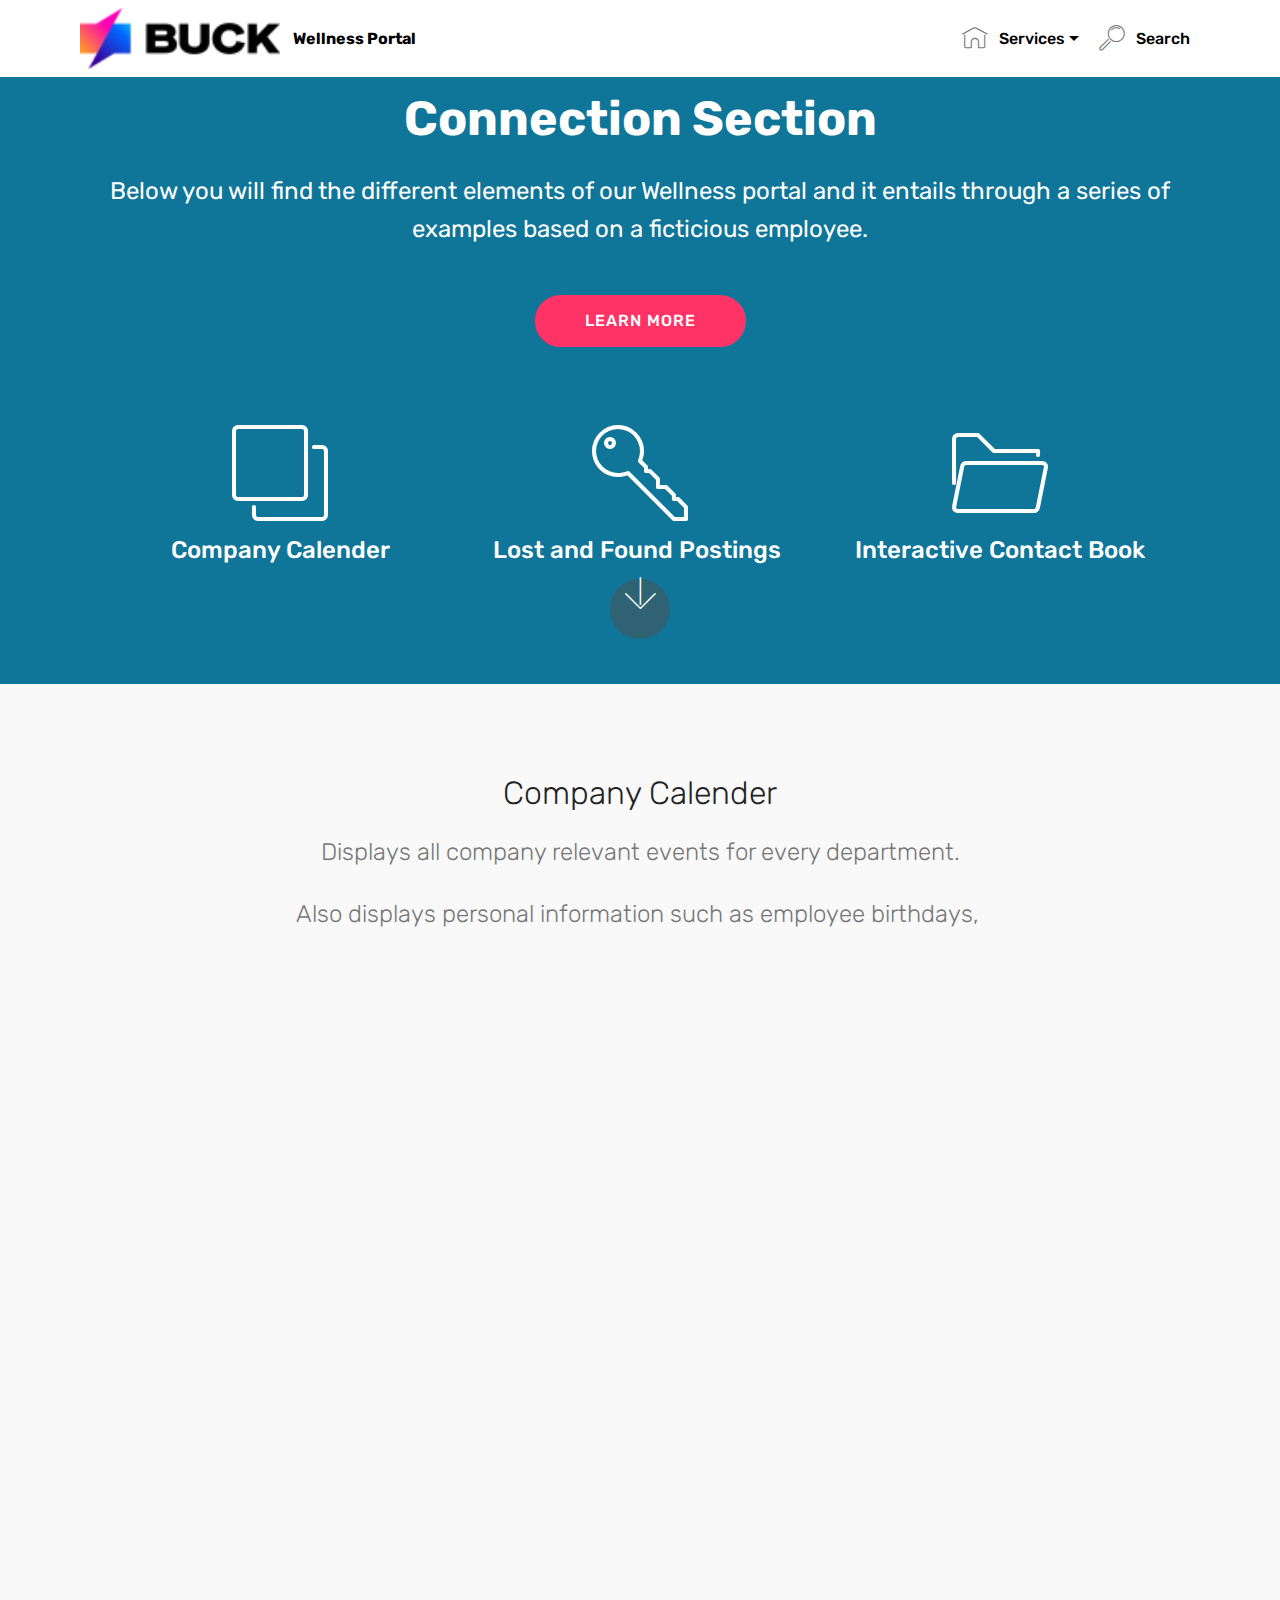
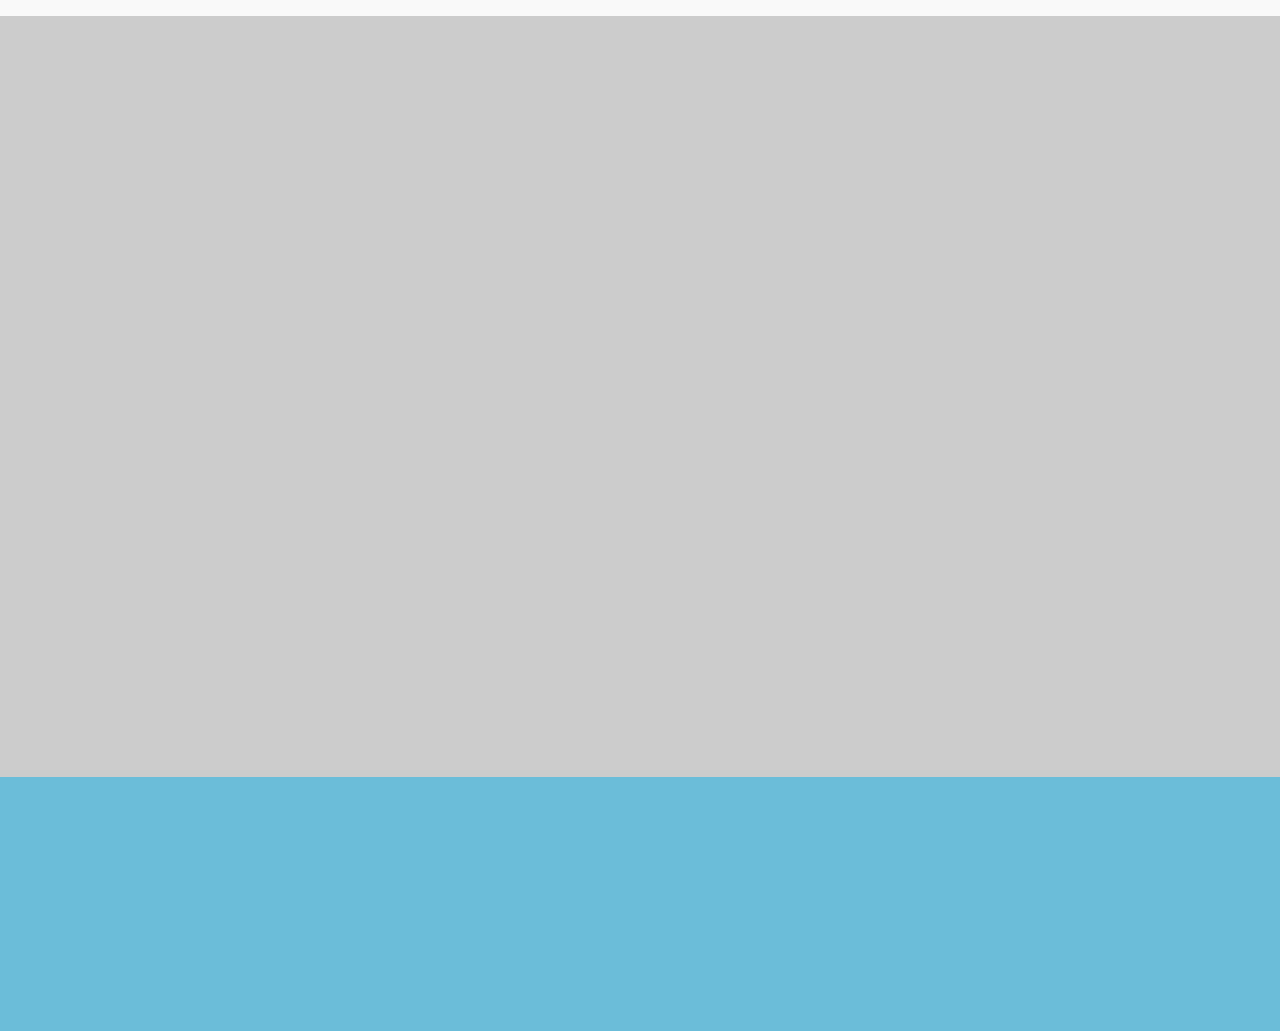
<file: page3.html>
<!DOCTYPE html>
<html  >
<head>
  <!-- Site made with Mobirise Website Builder v4.10.6, https://mobirise.com -->
  <meta charset="UTF-8">
  <meta http-equiv="X-UA-Compatible" content="IE=edge">
  <meta name="generator" content="Mobirise v4.10.6, mobirise.com">
  <meta name="viewport" content="width=device-width, initial-scale=1, minimum-scale=1">
  <link rel="shortcut icon" href="assets/images/buck-logo-122x37.png" type="image/x-icon">
  <meta name="description" content="">
  
  <title>Connections</title>
  <link rel="stylesheet" href="assets/web/assets/mobirise-icons/mobirise-icons.css">
  <link rel="stylesheet" href="assets/tether/tether.min.css">
  <link rel="stylesheet" href="assets/bootstrap/css/bootstrap.min.css">
  <link rel="stylesheet" href="assets/bootstrap/css/bootstrap-grid.min.css">
  <link rel="stylesheet" href="assets/bootstrap/css/bootstrap-reboot.min.css">
  <link rel="stylesheet" href="assets/animatecss/animate.min.css">
  <link rel="stylesheet" href="assets/datatables/data-tables.bootstrap4.min.css">
  <link rel="stylesheet" href="assets/dropdown/css/style.css">
  <link rel="stylesheet" href="assets/theme/css/style.css">
  <link rel="stylesheet" href="assets/mobirise/css/mbr-additional.css" type="text/css">
  
  
  
</head>
<body>
  <section class="header12 cid-rxKy5ye87B" id="header12-1f">

    

    

    <div class="container  ">
            <div class="media-container">
                <div class="col-md-12 align-center">
                    <h1 class="mbr-section-title pb-3 mbr-white mbr-bold mbr-fonts-style display-1">Connection Section</h1>
                    <p class="mbr-text pb-3 mbr-white mbr-fonts-style display-5">
                        Below you will find the different elements of our Wellness portal and it entails through a series of examples based on a ficticious employee.
                    </p>
                    <div class="mbr-section-btn align-center py-2"><a class="btn btn-md btn-secondary display-4" href="page3.html#table1-13">LEARN MORE</a></div>

                    <div class="icons-media-container mbr-white">
                        <div class="card col-12 col-md-6 col-lg-4">
                            <div class="icon-block">
                            <a href="">
                                <span class="mbri-layers mbr-iconfont"></span>
                            </a>
                            </div>
                            <h5 class="mbr-fonts-style display-5">Company Calender</h5>
                        </div>

                        <div class="card col-12 col-md-6 col-lg-4">
                            <div class="icon-block">
                                <a href="">
                                    <span class="mbr-iconfont mbri-key"></span>
                                </a>
                            </div>
                            <h5 class="mbr-fonts-style display-5">Lost and Found Postings&nbsp;</h5>
                        </div>

                        <div class="card col-12 col-md-6 col-lg-4">
                            <div class="icon-block">
                                <a href="">
                                    <span class="mbr-iconfont mbri-opened-folder"></span>
                                </a>
                            </div>
                            <h5 class="mbr-fonts-style display-5">Interactive Contact Book</h5>
                        </div>

                        
                    </div>
                </div>
            </div>
    </div>

    <div class="mbr-arrow hidden-sm-down" aria-hidden="true">
        <a href="#next">
            <i class="mbri-down mbr-iconfont"></i>
        </a>
    </div>
</section>

<section class="engine"><a href="">simple website creator</a></section><section class="section-table cid-rxCVoWb9G9" id="table1-13">

  
  
  <div class="container container-table">
      <h2 class="mbr-section-title mbr-fonts-style align-center pb-3 display-2">Company Calender</h2>
      <h3 class="mbr-section-subtitle mbr-fonts-style align-center pb-5 mbr-light display-5">Displays all company relevant events for every department.<br> <br>Also displays personal information such as employee birthdays,&nbsp;</h3>
      <div class="table-wrapper">
        <div class="container">
          <div class="row search">
            <div class="col-md-6"></div>
            <div class="col-md-6">
                <div class="dataTables_filter">
                  <label class="searchInfo mbr-fonts-style display-7">Search:</label>
                  <input class="form-control input-sm" disabled="">
                </div>
            </div>
          </div>
        </div>

        <div class="container scroll">
          <table class="table isSearch" cellspacing="0">
            <thead>
              <tr class="table-heads ">
                  
                  
                  
                  
              <th class="head-item mbr-fonts-style display-7">EVENT NAME</th><th class="head-item mbr-fonts-style display-7">LOCATION</th><th class="head-item mbr-fonts-style display-7">TIME / DATE</th><th class="head-item mbr-fonts-style display-7">RSVP Required</th></tr>
            </thead>

            <tbody>
              
              
              
              
            <tr> 
                
                
                
                
              <td class="body-item mbr-fonts-style display-7">Company Picnic</td><td class="body-item mbr-fonts-style display-7">NJ Office (Plaza)</td><td class="body-item mbr-fonts-style display-7">3:30 PM - 8/1/19</td><td class="body-item mbr-fonts-style display-7">Yes</td></tr><tr>
                
                
                
                
              <td class="body-item mbr-fonts-style display-7">Wealth Department BCU Training</td><td class="body-item mbr-fonts-style display-7">NJ Building 2 (Room 205)</td><td class="body-item mbr-fonts-style display-7">11:00 AM - 8/2/19</td><td class="body-item mbr-fonts-style display-7">No</td></tr><tr>
                
                
                
                
              <td class="body-item mbr-fonts-style display-7">Solutions Department Onboarding</td><td class="body-item mbr-fonts-style display-7">Remote</td><td class="body-item mbr-fonts-style display-7">11:15 AM - 8/2/19</td><td class="body-item mbr-fonts-style display-7">Yes</td></tr><tr>
                
                
                
                
              <td class="body-item mbr-fonts-style display-7">May Feng's Birthday&nbsp;</td><td class="body-item mbr-fonts-style display-7">NJ Office (Main Building)</td><td class="body-item mbr-fonts-style display-7">12:00 PM - 8/4/19</td><td class="body-item mbr-fonts-style display-7">No</td></tr><tr>
                
                
                
                
              <td class="body-item mbr-fonts-style display-7">Post-Internship Meeting (ALL INTERNS)</td><td class="body-item mbr-fonts-style display-7">NJ Office (Main Building)</td><td class="body-item mbr-fonts-style display-7">4:00 PM - 8/8/19</td><td class="body-item mbr-fonts-style display-7">Yes</td></tr><tr>
                
                
                
                
              <td class="body-item mbr-fonts-style display-7">Intern Send-Off Cruise</td><td class="body-item mbr-fonts-style display-7">NJ Office (Main Building)</td><td class="body-item mbr-fonts-style display-7">6:00 PM - 8/8/19</td><td class="body-item mbr-fonts-style display-7">Yes</td></tr></tbody>
          </table>
        </div>
        <div class="container table-info-container">
          <div class="row info">
            <div class="col-md-6">
              <div class="dataTables_info mbr-fonts-style display-7">
                <span class="infoBefore">Showing</span>
                <span class="inactive infoRows"></span>
                <span class="infoAfter">entries</span>
                <span class="infoFilteredBefore">(filtered from</span>
                <span class="inactive infoRows"></span>
                <span class="infoFilteredAfter"> total entries)</span>
              </div>
            </div>
            <div class="col-md-6"></div>
          </div>
        </div>
      </div>
    </div>
</section>

<section class="menu cid-qTkzRZLJNu" once="menu" id="menu1-5">

    

    <nav class="navbar navbar-expand beta-menu navbar-dropdown align-items-center navbar-fixed-top navbar-toggleable-sm">
        <button class="navbar-toggler navbar-toggler-right" type="button" data-toggle="collapse" data-target="#navbarSupportedContent" aria-controls="navbarSupportedContent" aria-expanded="false" aria-label="Toggle navigation">
            <div class="hamburger">
                <span></span>
                <span></span>
                <span></span>
                <span></span>
            </div>
        </button>
        <div class="menu-logo">
            <div class="navbar-brand">
                <span class="navbar-logo">
                    
                         <img src="assets/images/buck-logo-122x37.png" alt="Mobirise" title="" style="height: 3.8rem;">
                    
                </span>
                <span class="navbar-caption-wrap"><a class="navbar-caption text-black display-4" href="index.html">Wellness Portal</a></span>
            </div>
        </div>
        <div class="collapse navbar-collapse" id="navbarSupportedContent">
            <ul class="navbar-nav nav-dropdown nav-right" data-app-modern-menu="true"><li class="nav-item dropdown"><a class="nav-link link dropdown-toggle text-black display-4" href="" data-toggle="dropdown-submenu" aria-expanded="true"><span class="mbri-home mbr-iconfont mbr-iconfont-btn" style="color: rgb(118, 118, 118);"></span>
                        
                        Services
                    </a><div class="dropdown-menu"><div class="dropdown"><a class="dropdown-item dropdown-toggle text-black display-4" href="page1.html" aria-expanded="false" data-toggle="dropdown-submenu">Finance</a><div class="dropdown-menu dropdown-submenu"><a class="dropdown-item text-black display-4" href="page1.html" aria-expanded="false">Retirement<br></a></div></div><div class="dropdown"><a class="dropdown-item dropdown-toggle text-black display-4" href="page2.html" aria-expanded="false" data-toggle="dropdown-submenu">Work</a><div class="dropdown-menu dropdown-submenu"><a class="dropdown-item text-black display-4" href="page5.html" aria-expanded="false">Knowledge<br></a><a class="dropdown-item text-black display-4" href="page3.html" aria-expanded="false">Connections</a><a class="dropdown-item text-black display-4" href="page6.html" aria-expanded="false">Benefits</a></div></div><div class="dropdown"><a class="dropdown-item dropdown-toggle text-black display-4" href="page3.html" aria-expanded="false" data-toggle="dropdown-submenu">Health</a><div class="dropdown-menu dropdown-submenu"><a class="dropdown-item text-black display-4" href="page7.html" aria-expanded="false">Body</a><a class="dropdown-item text-black display-4" href="page8.html" aria-expanded="false">Emotions</a></div></div><div class="dropdown"><a class="dropdown-item dropdown-toggle text-black display-4" href="page5.html" aria-expanded="false" data-toggle="dropdown-submenu">Life</a><div class="dropdown-menu dropdown-submenu"><a class="dropdown-item text-black display-4" href="page2.html" aria-expanded="false">Beliefs</a><a class="dropdown-item text-black display-4" href="page4.html" aria-expanded="false">Environment</a></div></div></div></li>
                <li class="nav-item">
                    <a class="nav-link link text-black display-4" href="index.html"><span class="mbri-search mbr-iconfont mbr-iconfont-btn" style="color: rgb(118, 118, 118);"></span>
                        
                        Search<br></a>
                </li></ul>
            
        </div>
    </nav>
</section>

<section class="mbr-section form1 cid-rxBCk5Mqfs" id="form1-m">

    

    
    <div class="container">
        <div class="row justify-content-center">
            <div class="title col-12 col-lg-8">
                <h2 class="mbr-section-title align-center pb-3 mbr-fonts-style display-2">&nbsp;Lost and Found</h2>
                <h3 class="mbr-section-subtitle align-center mbr-light pb-3 mbr-fonts-style display-5">
                    Easily add/view lost and found postings to the company-accessible posting board located both within and outside of the portal.
                </h3>
            </div>
        </div>
    </div>
    <div class="container">
        <div class="row justify-content-center">
            <div class="media-container-column col-lg-8" data-form-type="formoid">
                <!---Formbuilder Form--->
                <form action="https://mobirise.com/" method="POST" class="mbr-form form-with-styler" data-form-title="Mobirise Form"><input type="hidden" name="email" data-form-email="true" value="NKz3+byTsXd5IXoqMfTTPz9H79UXpyfbC0ZqxQnwTxsW5qmDbbEjb7jB02kC49YVJwgo5BXB3oJVm6XiM2xJ/1XZXxA/u9MdP4HHE2uhs7C3RQwIzuYAuGC5DDQ83epo">
                    <div class="row">
                        <div hidden="hidden" data-form-alert="" class="alert alert-success col-12">Thanks for filling out the Lost and Found form! A company notification will sent out and notify others!</div>
                        <div hidden="hidden" data-form-alert-danger="" class="alert alert-danger col-12">
                        </div>
                    </div>
                    <div class="dragArea row">
                        <div class="col-md-4  form-group" data-for="name">
                            <label for="name-form1-m" class="form-control-label mbr-fonts-style display-7">Name</label>
                            <input type="text" name="name" data-form-field="Name" required="required" class="form-control display-7" placeholder="Name" id="name-form1-m">
                        </div>
                        <div class="col-md-4  form-group" data-for="email">
                            <label for="email-form1-m" class="form-control-label mbr-fonts-style display-7">Email</label>
                            <input type="email" name="email" data-form-field="Email" required="required" class="form-control display-7" placeholder="Email" id="email-form1-m">
                        </div>
                        <div data-for="phone" class="col-md-4  form-group">
                            <label for="phone-form1-m" class="form-control-label mbr-fonts-style display-7">Phone</label>
                            <input type="tel" name="phone" data-form-field="Phone" class="form-control display-7" placeholder="914-XXX-XXXX" id="phone-form1-m">
                        </div>
                        <div data-for="message" class="col-md-12 form-group">
                            <label for="message-form1-m" class="form-control-label mbr-fonts-style display-7">Message</label>
                            <textarea name="message" data-form-field="Message" class="form-control display-7" placeholder="Details regarding the lost/found item." id="message-form1-m"></textarea>
                        </div>
                        <div class="col-md-12 input-group-btn align-center"><button type="submit" class="btn btn-primary btn-form display-4">SEND FORM</button>  <button type="submit" class="btn btn-primary btn-form display-4">VIEW SUBMISSIONS</button></div>
                    </div>
                </form><!---Formbuilder Form--->
            </div>
        </div>
    </div>
</section>

<section class="header1 cid-rxBGxkq55i mbr-parallax-background" id="header1-o">

    

    <div class="mbr-overlay" style="opacity: 0.6; background-color: rgb(20, 157, 204);">
    </div>

    <div class="container">
        <div class="row justify-content-md-center">
            <div class="mbr-white col-md-10">
                <h1 class="mbr-section-title align-center mbr-bold pb-3 mbr-fonts-style display-1">Interactive Contact Book</h1>
                
                
                <div class="mbr-section-btn align-center"><a class="btn btn-md btn-secondary display-4" href="">Go to Contact Book</a></div>
            </div>
        </div>
    </div>

</section>


  <script src="assets/web/assets/jquery/jquery.min.js"></script>
  <script src="assets/popper/popper.min.js"></script>
  <script src="assets/tether/tether.min.js"></script>
  <script src="assets/bootstrap/js/bootstrap.min.js"></script>
  <script src="assets/smoothscroll/smooth-scroll.js"></script>
  <script src="assets/vimeoplayer/jquery.mb.vimeo_player.js"></script>
  <script src="assets/viewportchecker/jquery.viewportchecker.js"></script>
  <script src="assets/datatables/jquery.data-tables.min.js"></script>
  <script src="assets/datatables/data-tables.bootstrap4.min.js"></script>
  <script src="assets/dropdown/js/nav-dropdown.js"></script>
  <script src="assets/dropdown/js/navbar-dropdown.js"></script>
  <script src="assets/touchswipe/jquery.touch-swipe.min.js"></script>
  <script src="assets/parallax/jarallax.min.js"></script>
  <script src="assets/theme/js/script.js"></script>
  <script src="assets/formoid/formoid.min.js"></script>
  
  
  <input name="animation" type="hidden">
  </body>
</html>
</file>
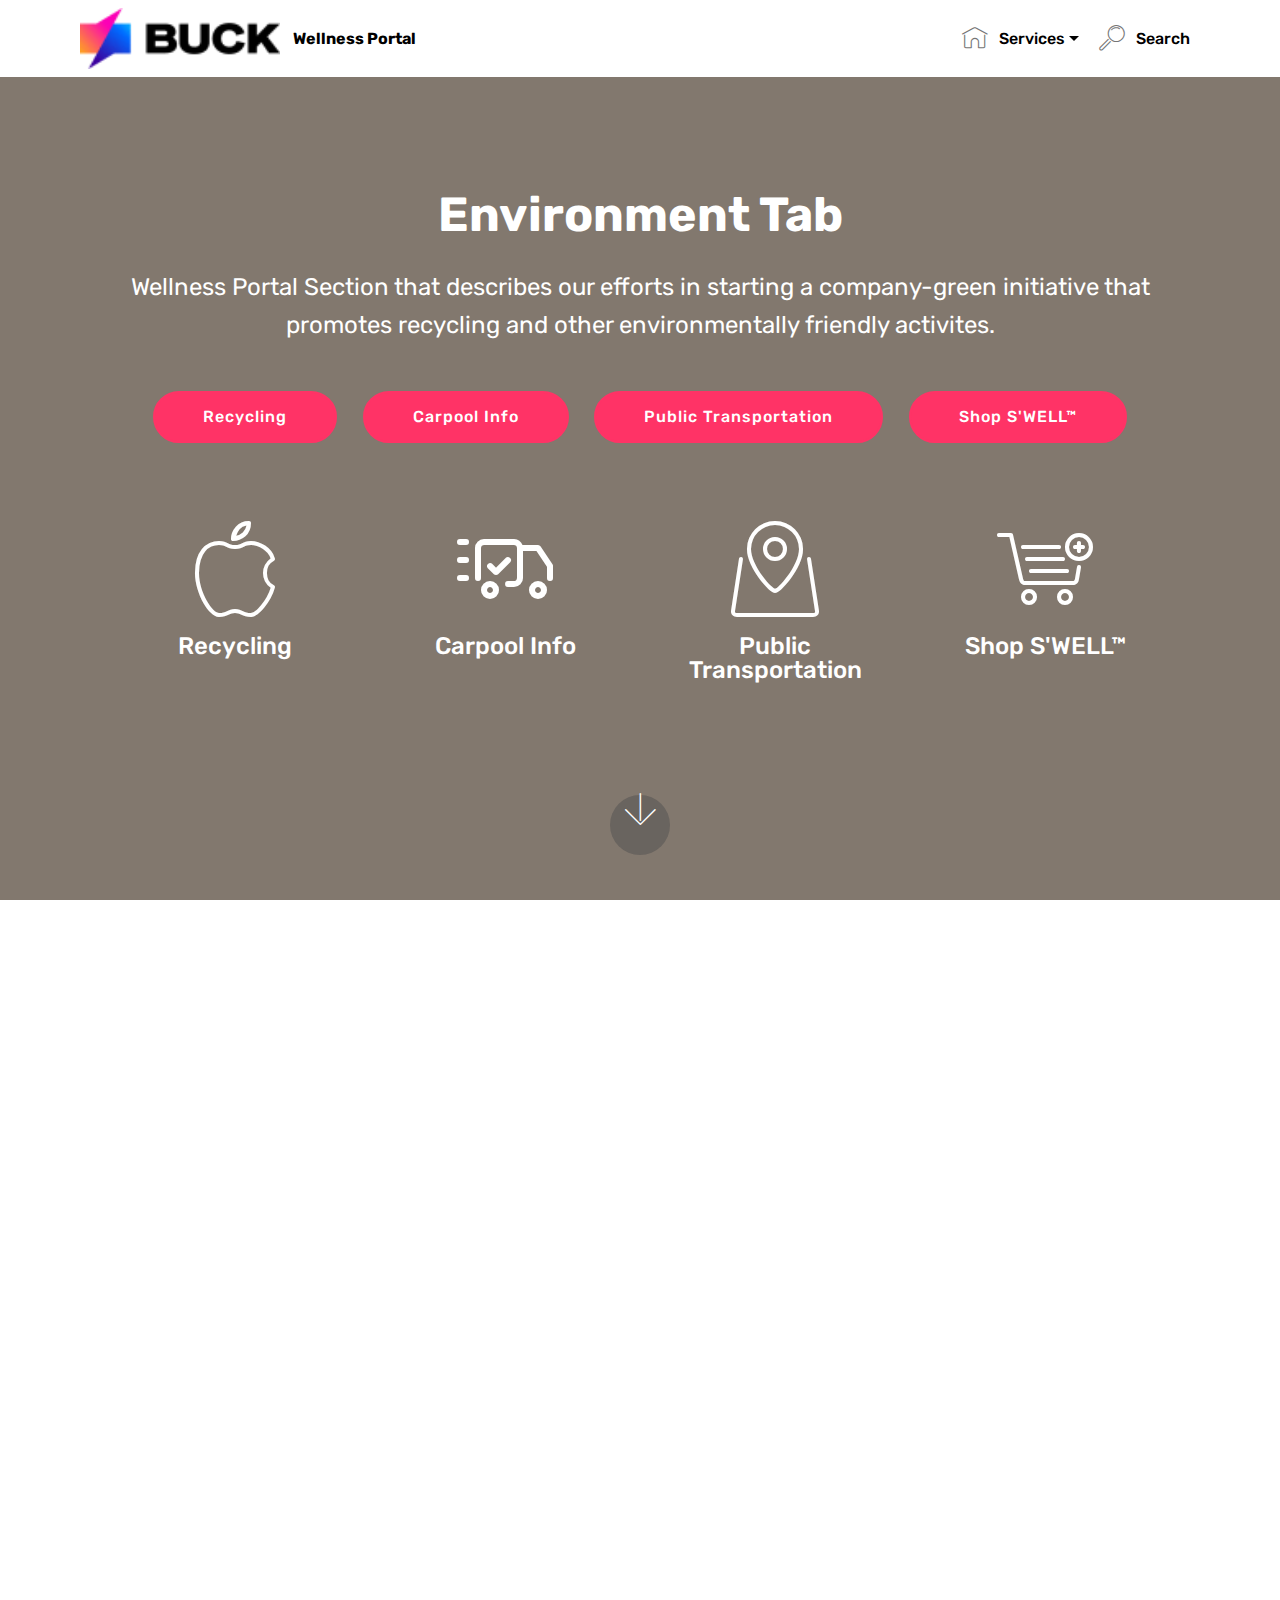
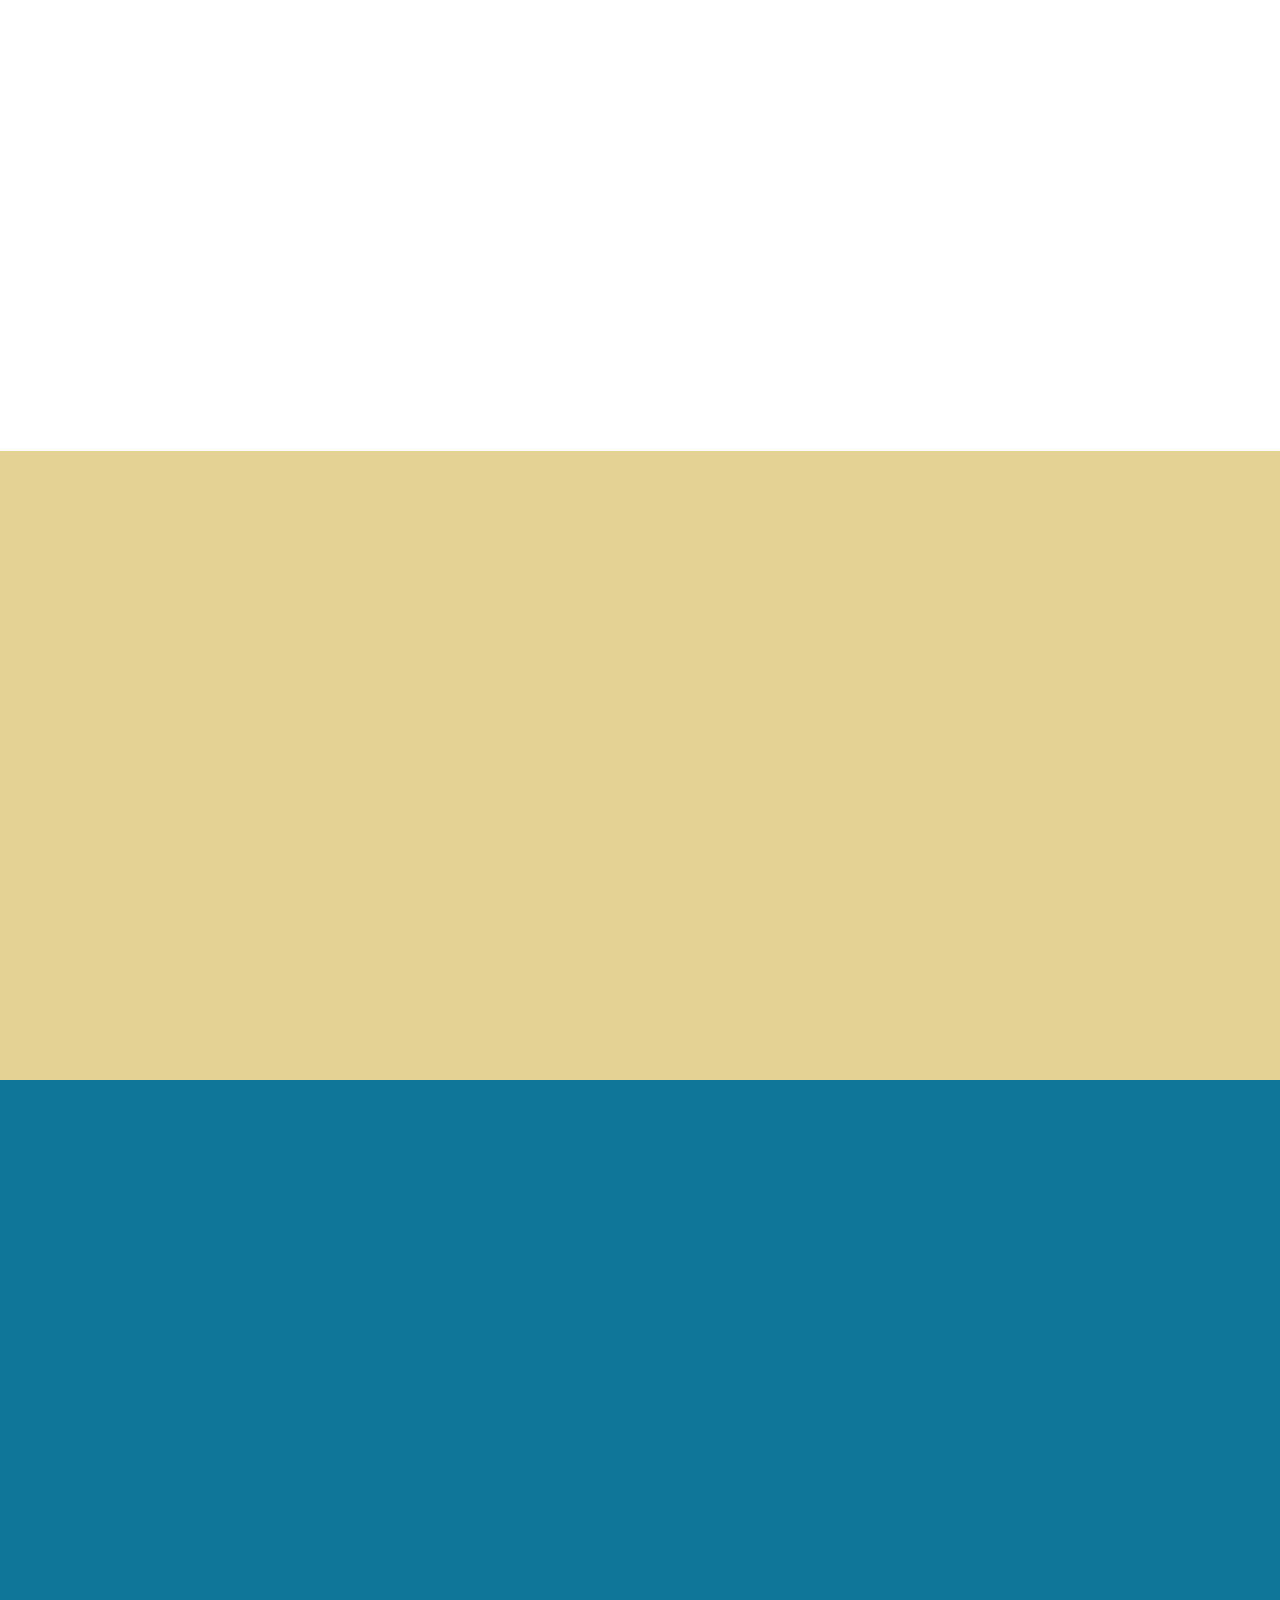
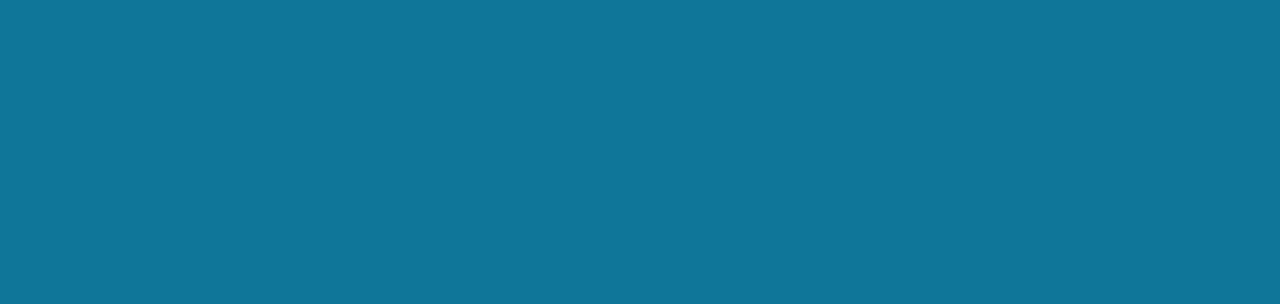
<file: page4.html>
<!DOCTYPE html>
<html  >
<head>
  <!-- Site made with Mobirise Website Builder v4.10.6, https://mobirise.com -->
  <meta charset="UTF-8">
  <meta http-equiv="X-UA-Compatible" content="IE=edge">
  <meta name="generator" content="Mobirise v4.10.6, mobirise.com">
  <meta name="viewport" content="width=device-width, initial-scale=1, minimum-scale=1">
  <link rel="shortcut icon" href="assets/images/buck-logo-122x37.png" type="image/x-icon">
  <meta name="description" content="">
  
  <title>Environment</title>
  <link rel="stylesheet" href="assets/web/assets/mobirise-icons-bold/mobirise-icons-bold.css">
  <link rel="stylesheet" href="assets/web/assets/mobirise-icons/mobirise-icons.css">
  <link rel="stylesheet" href="assets/tether/tether.min.css">
  <link rel="stylesheet" href="assets/bootstrap/css/bootstrap.min.css">
  <link rel="stylesheet" href="assets/bootstrap/css/bootstrap-grid.min.css">
  <link rel="stylesheet" href="assets/bootstrap/css/bootstrap-reboot.min.css">
  <link rel="stylesheet" href="assets/animatecss/animate.min.css">
  <link rel="stylesheet" href="assets/dropdown/css/style.css">
  <link rel="stylesheet" href="assets/theme/css/style.css">
  <link rel="stylesheet" href="assets/mobirise/css/mbr-additional.css" type="text/css">
  
  
  
</head>
<body>
  <section class="header12 cid-rxKCHzLZqA mbr-fullscreen" id="header12-1g">

    

    

    <div class="container  ">
            <div class="media-container">
                <div class="col-md-12 align-center">
                    <h1 class="mbr-section-title pb-3 mbr-white mbr-bold mbr-fonts-style display-1">Environment Tab</h1>
                    <p class="mbr-text pb-3 mbr-white mbr-fonts-style display-5">Wellness Portal Section that describes our efforts in starting a company-green initiative that promotes recycling and other environmentally friendly activites.</p>
                    <div class="mbr-section-btn align-center py-2"><a class="btn btn-md btn-secondary display-4" href="page4.html#contacts1-y">Recycling</a> <a class="btn btn-md btn-secondary display-4" href="page4.html#form1-10">Carpool Info</a> <a class="btn btn-md btn-secondary display-4" href="page4.html#header4-12">Public Transportation</a> <a class="btn btn-md btn-secondary display-4" href="https://www.google.com/aclk?sa=l&ai=DChcSEwjz3unBt9rjAhUBvsAKHSpWBXAYABAAGgJpbQ&sig=AOD64_0BHhfULVQ03hef97Szvw-v_BaYGA&q=&ved=2ahUKEwjLmN_Bt9rjAhXJLs0KHakQDeEQ0Qx6BAgJEAE&adurl=">Shop S'WELL™</a></div>

                    <div class="icons-media-container mbr-white">
                        <div class="card col-12 col-md-6 col-lg-3">
                            <div class="icon-block">
                            
                                <span class="mbr-iconfont mbri-apple"></span>
                            
                            </div>
                            <h5 class="mbr-fonts-style display-5">Recycling</h5>
                        </div>

                        <div class="card col-12 col-md-6 col-lg-3">
                            <div class="icon-block">
                                
                                    <span class="mbr-iconfont mbrib-delivery"></span>
                                
                            </div>
                            <h5 class="mbr-fonts-style display-5">
                                Carpool Info</h5>
                        </div>

                        <div class="card col-12 col-md-6 col-lg-3">
                            <div class="icon-block">
                                
                                    <span class="mbr-iconfont mbri-map-pin"></span>
                                
                            </div>
                            <h5 class="mbr-fonts-style display-5">Public Transportation</h5>
                        </div>

                        <div class="card col-12 col-md-6 col-lg-3">
                            <div class="icon-block">
                                
                                    <span class="mbr-iconfont mbri-cart-add"></span>
                                
                            </div>
                            <h5 class="mbr-fonts-style display-5">Shop S'WELL™</h5>
                        </div>
                    </div>
                </div>
            </div>
    </div>

    <div class="mbr-arrow hidden-sm-down" aria-hidden="true">
        <a href="#next">
            <i class="mbri-down mbr-iconfont"></i>
        </a>
    </div>
</section>

<section class="engine"><a href="">free portfolio site templates</a></section><section class="menu cid-qTkzRZLJNu" once="menu" id="menu1-a">

    

    <nav class="navbar navbar-expand beta-menu navbar-dropdown align-items-center navbar-fixed-top navbar-toggleable-sm">
        <button class="navbar-toggler navbar-toggler-right" type="button" data-toggle="collapse" data-target="#navbarSupportedContent" aria-controls="navbarSupportedContent" aria-expanded="false" aria-label="Toggle navigation">
            <div class="hamburger">
                <span></span>
                <span></span>
                <span></span>
                <span></span>
            </div>
        </button>
        <div class="menu-logo">
            <div class="navbar-brand">
                <span class="navbar-logo">
                    
                         <img src="assets/images/buck-logo-122x37.png" alt="Mobirise" title="" style="height: 3.8rem;">
                    
                </span>
                <span class="navbar-caption-wrap"><a class="navbar-caption text-black display-4" href="index.html">Wellness Portal</a></span>
            </div>
        </div>
        <div class="collapse navbar-collapse" id="navbarSupportedContent">
            <ul class="navbar-nav nav-dropdown nav-right" data-app-modern-menu="true"><li class="nav-item dropdown"><a class="nav-link link dropdown-toggle text-black display-4" href="" data-toggle="dropdown-submenu" aria-expanded="true"><span class="mbri-home mbr-iconfont mbr-iconfont-btn" style="color: rgb(118, 118, 118);"></span>
                        
                        Services
                    </a><div class="dropdown-menu"><div class="dropdown"><a class="dropdown-item dropdown-toggle text-black display-4" href="page1.html" aria-expanded="false" data-toggle="dropdown-submenu">Finance</a><div class="dropdown-menu dropdown-submenu"><a class="dropdown-item text-black display-4" href="page1.html" aria-expanded="false">Retirement<br></a></div></div><div class="dropdown"><a class="dropdown-item dropdown-toggle text-black display-4" href="page2.html" aria-expanded="false" data-toggle="dropdown-submenu">Work</a><div class="dropdown-menu dropdown-submenu"><a class="dropdown-item text-black display-4" href="page5.html" aria-expanded="false">Knowledge<br></a><a class="dropdown-item text-black display-4" href="page3.html" aria-expanded="false">Connections</a><a class="dropdown-item text-black display-4" href="page6.html" aria-expanded="false">Benefits</a></div></div><div class="dropdown"><a class="dropdown-item dropdown-toggle text-black display-4" href="page3.html" aria-expanded="false" data-toggle="dropdown-submenu">Health</a><div class="dropdown-menu dropdown-submenu"><a class="dropdown-item text-black display-4" href="page7.html" aria-expanded="false">Body</a><a class="dropdown-item text-black display-4" href="page8.html" aria-expanded="false">Emotions</a></div></div><div class="dropdown"><a class="dropdown-item dropdown-toggle text-black display-4" href="page5.html" aria-expanded="false" data-toggle="dropdown-submenu">Life</a><div class="dropdown-menu dropdown-submenu"><a class="dropdown-item text-black display-4" href="page2.html" aria-expanded="false">Beliefs</a><a class="dropdown-item text-black display-4" href="page4.html" aria-expanded="false">Environment</a></div></div></div></li>
                <li class="nav-item">
                    <a class="nav-link link text-black display-4" href="index.html"><span class="mbri-search mbr-iconfont mbr-iconfont-btn" style="color: rgb(118, 118, 118);"></span>
                        
                        Search<br></a>
                </li></ul>
            
        </div>
    </nav>
</section>

<section class="mbr-section contacts1 cid-rxCHoxhBT8" id="contacts1-y">
    <!---->
    
    <!---->
    <!--Overlay-->
    
    <!--Container-->
    <div class="container">
        <div class="row">
            <!--Titles-->
            <div class="title col-12">
                <h2 class="align-left mbr-fonts-style display-1"><strong>Recycling Section<br></strong><br></h2>
                
            </div>
            <!--Left-->
            <div class="col-12 col-md-6">
                <div class="left-block wrapper">
                    <div class="b b-adress">
                        <h5 class="align-left mbr-fonts-style m-0 display-5">Recycling Centers Near Me</h5>
                        <p class="mbr-text align-left mbr-fonts-style display-7"><a href="https://www.lincolnrecyclingnj.com/" class="text-warning">Lincoln Recycling Service&nbsp;</a><br>4711 Dell Ave, North Bergen, NJ 07047<br><br><a href="http://allamericanrecyclingcorp.com/" class="text-warning">All American Recycling</a><br>2 Hope Street, Jersey City, NJ 07307</p>
                    </div>
                    <div class="b b-phone">
                        <h5 class="align-left mbr-fonts-style m-0 display-5">Guidelines for Recycling:</h5>
                        <p class="mbr-text align-left mbr-fonts-style display-7">Rigid Plastics/Bottles. - Any plastic bottles or containers found in your kitchen.
<br><br>Paper and Cardboard. - Cereal/snack cardboard boxes.<br><br>Metals. - Tin, aluminum, and steel cans.
<br><br>Glass. - Food containers or jars.&nbsp;<br><br>Loose Plastic Bags. - Plastic shopping bags<br><br>Polystyrene Foam Cups or Containers.<br></p>
                    </div>
                    <div class="b b-mail">
                        <h5 class="align-left mbr-fonts-style m-0 display-5">More Information about Recycling</h5>
                        <p class="mbr-text align-left mbr-fonts-style display-5"><a href="https://learn.eartheasy.com/articles/plastics-by-the-numbers/" class="text-warning"><strong>How to Recycle</strong></a><br><br><a href="https://cleanriver.com/blog-tips-increase-office-recycling/"><strong>Tips for Recycling</strong></a><br><br><br></p>
                    </div>
                </div>
            </div>
            <!--Right-->
            <div class="col-12 col-md-6">
                <div class="google-map"><iframe frameborder="0" style="border:0" src="https://www.google.com/maps/embed/v1/place?key=AIzaSyCy9r70T3NYf3PhvVflTo0_zdif2_IoIYs&amp;q=place_id:ChIJrZ6VDu1XwokRY2RvjZWengo" allowfullscreen=""></iframe></div>
            </div>
        </div>
    </div>
</section>

<section class="mbr-section form1 cid-rxCOlBU7ql" id="form1-10">

    

    
    <div class="container">
        <div class="row justify-content-center">
            <div class="title col-12 col-lg-8">
                <h2 class="mbr-section-title align-center pb-3 mbr-fonts-style display-2"><strong>
                    Carpool Inquiry Form</strong></h2>
                <h3 class="mbr-section-subtitle align-center mbr-light pb-3 mbr-fonts-style display-5">
                    Easily request info on potential carpools within your area without any server-side integration via test form below.</h3>
            </div>
        </div>
    </div>
    <div class="container">
        <div class="row justify-content-center">
            <div class="media-container-column col-lg-8" data-form-type="formoid">
                <!---Formbuilder Form--->
                <form action="https://mobirise.com/" method="POST" class="mbr-form form-with-styler" data-form-title="Mobirise Form"><input type="hidden" name="email" data-form-email="true" value="LLDUOFXPtNneQpO8iaeey2uVB7rGttB8UNRxYJbjGUG7DRdwmCL+Bu5WSny0en1GWod2kdq3/2hzIU3uMptDBrICD/NVqgLTdGN8t2G4oM1dkVfGhb04dHNgSC1ThyXR">
                    <div class="row">
                        <div hidden="hidden" data-form-alert="" class="alert alert-success col-12">Thanks for filling out the form!</div>
                        <div hidden="hidden" data-form-alert-danger="" class="alert alert-danger col-12">
                        </div>
                    </div>
                    <div class="dragArea row">
                        <div class="col-md-4  form-group" data-for="name">
                            <label for="name-form1-10" class="form-control-label mbr-fonts-style display-7">Name</label>
                            <input type="text" name="name" data-form-field="Name" required="required" class="form-control display-7" id="name-form1-10">
                        </div>
                        <div class="col-md-4  form-group" data-for="email">
                            <label for="email-form1-10" class="form-control-label mbr-fonts-style display-7">Email</label>
                            <input type="email" name="email" data-form-field="Email" required="required" class="form-control display-7" id="email-form1-10">
                        </div>
                        <div data-for="phone" class="col-md-4  form-group">
                            <label for="phone-form1-10" class="form-control-label mbr-fonts-style display-7">Phone</label>
                            <input type="tel" name="phone" data-form-field="Phone" class="form-control display-7" id="phone-form1-10">
                        </div>
                        <div data-for="phone" class="col-md-4  form-group">
                            <label for="phone-form1-10" class="form-control-label mbr-fonts-style display-7">Work Departure Time</label>
                            <input type="tel" name="phone" data-form-field="Phone" class="form-control display-7" id="phone-form1-10">
                        </div>
                        <div data-for="phone" class="col-md-4  form-group">
                            <label for="phone-form1-10" class="form-control-label mbr-fonts-style display-7">Home Departure Time</label>
                            <input type="tel" name="phone" data-form-field="Phone" class="form-control display-7" id="phone-form1-10">
                        </div>
                        <div data-for="phone" class="col-md-4  form-group">
                            <label for="phone-form1-10" class="form-control-label mbr-fonts-style display-7">Driver or Rider</label>
                            <input type="tel" name="phone" data-form-field="Phone" class="form-control display-7" id="phone-form1-10">
                        </div>
                        
                        <div class="col-md-12 input-group-btn align-center"><button type="submit" class="btn btn-primary btn-form display-4">SEND FORM</button>  <button type="submit" class="btn btn-primary btn-form display-4">VIEW SUBMISSIONS</button></div>
                    </div>
                </form><!---Formbuilder Form--->
            </div>
        </div>
    </div>
</section>

<section class="header4 cid-rxCRWMVHMi" id="header4-12">

    

    

    <div class="container">
        <div class="row justify-content-md-center">
            <div class="media-content col-md-10">
                <h1 class="mbr-section-title align-center mbr-white pb-3 mbr-bold mbr-fonts-style display-1">Public Transportation</h1>
                
                <div class="mbr-text align-center mbr-white pb-3">
                    <p class="mbr-text mbr-fonts-style display-5">Powered by PayFlex™.<br><br>Company sponsered discounted transportation services directly out of employee's pre-taxed income.</p>
                </div>
                <div class="mbr-section-btn align-center"><a class="btn btn-md btn-primary display-4" href="https://www.mypayflex.com/SignIn/SignIn/Index/member">Learn More</a></div>
            </div>
            <div class="mbr-figure pt-5">
                <img src="assets/images/public-transit-700x378.png" alt="Mobirise" title="" style="width: 60%;">
            </div>
        </div>
    </div>
</section>


  <script src="assets/web/assets/jquery/jquery.min.js"></script>
  <script src="assets/popper/popper.min.js"></script>
  <script src="assets/tether/tether.min.js"></script>
  <script src="assets/bootstrap/js/bootstrap.min.js"></script>
  <script src="assets/vimeoplayer/jquery.mb.vimeo_player.js"></script>
  <script src="assets/viewportchecker/jquery.viewportchecker.js"></script>
  <script src="assets/dropdown/js/nav-dropdown.js"></script>
  <script src="assets/dropdown/js/navbar-dropdown.js"></script>
  <script src="assets/touchswipe/jquery.touch-swipe.min.js"></script>
  <script src="assets/smoothscroll/smooth-scroll.js"></script>
  <script src="assets/theme/js/script.js"></script>
  <script src="assets/formoid/formoid.min.js"></script>
  
  
  <input name="animation" type="hidden">
  </body>
</html>
</file>
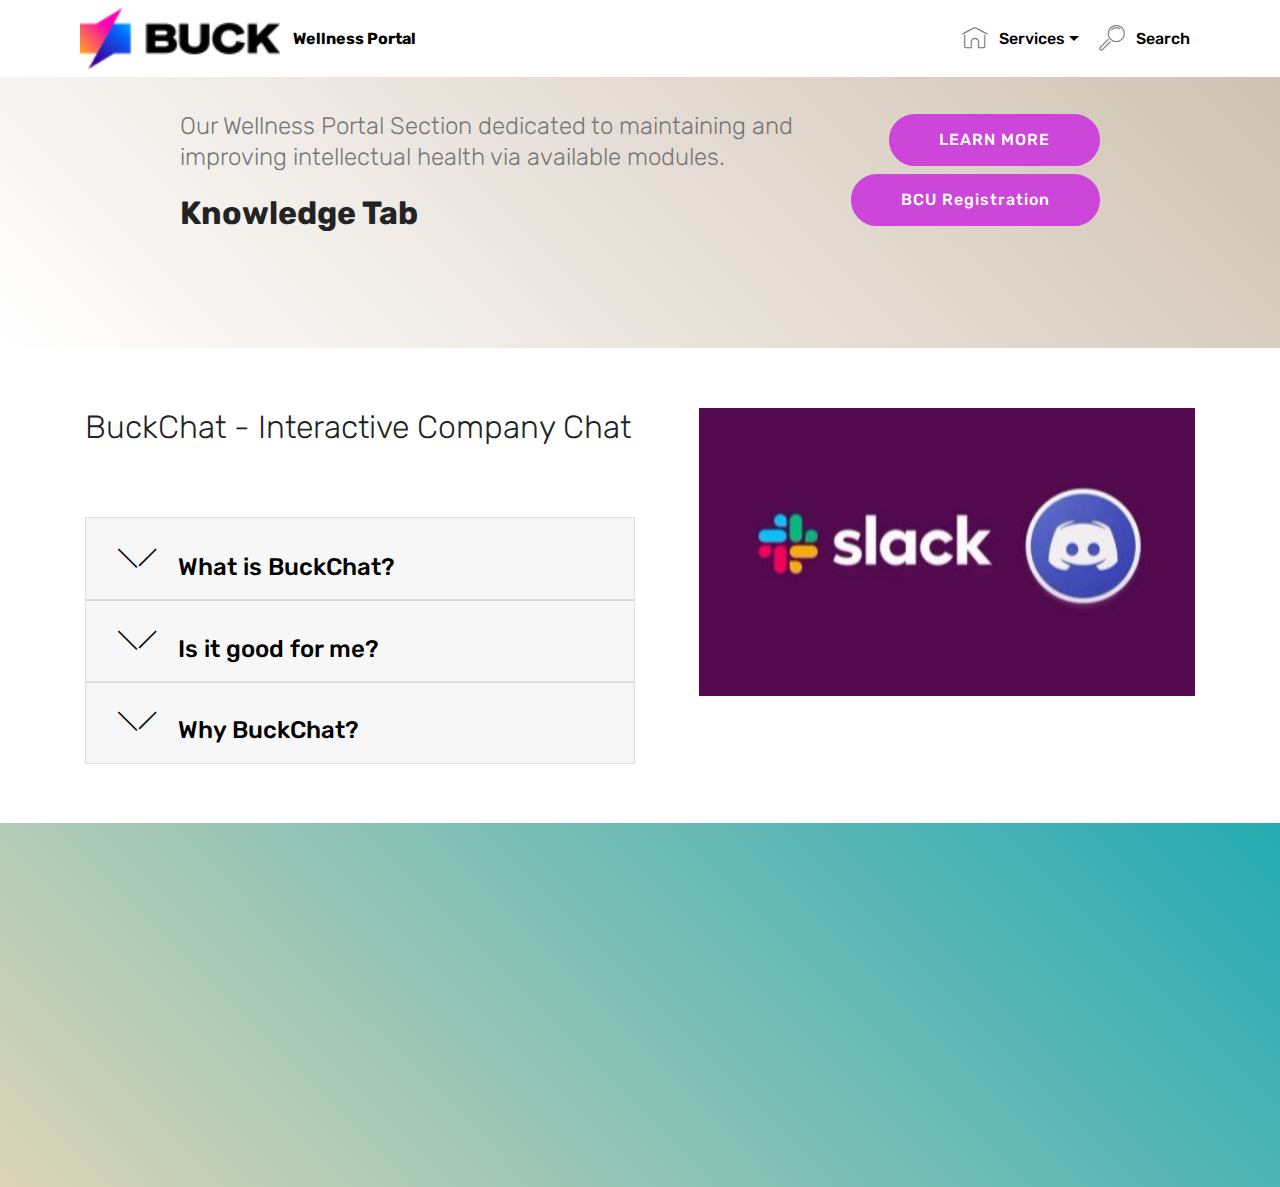
<file: page5.html>
<!DOCTYPE html>
<html  >
<head>
  <!-- Site made with Mobirise Website Builder v4.10.6, https://mobirise.com -->
  <meta charset="UTF-8">
  <meta http-equiv="X-UA-Compatible" content="IE=edge">
  <meta name="generator" content="Mobirise v4.10.6, mobirise.com">
  <meta name="viewport" content="width=device-width, initial-scale=1, minimum-scale=1">
  <link rel="shortcut icon" href="assets/images/buck-logo-122x37.png" type="image/x-icon">
  <meta name="description" content="">
  
  <title>Knowledge</title>
  <link rel="stylesheet" href="assets/web/assets/mobirise-icons/mobirise-icons.css">
  <link rel="stylesheet" href="assets/tether/tether.min.css">
  <link rel="stylesheet" href="assets/bootstrap/css/bootstrap.min.css">
  <link rel="stylesheet" href="assets/bootstrap/css/bootstrap-grid.min.css">
  <link rel="stylesheet" href="assets/bootstrap/css/bootstrap-reboot.min.css">
  <link rel="stylesheet" href="assets/animatecss/animate.min.css">
  <link rel="stylesheet" href="assets/dropdown/css/style.css">
  <link rel="stylesheet" href="assets/theme/css/style.css">
  <link rel="stylesheet" href="assets/mobirise/css/mbr-additional.css" type="text/css">
  
  
  
</head>
<body>
  <section class="menu cid-qTkzRZLJNu" once="menu" id="menu1-b">

    

    <nav class="navbar navbar-expand beta-menu navbar-dropdown align-items-center navbar-fixed-top navbar-toggleable-sm">
        <button class="navbar-toggler navbar-toggler-right" type="button" data-toggle="collapse" data-target="#navbarSupportedContent" aria-controls="navbarSupportedContent" aria-expanded="false" aria-label="Toggle navigation">
            <div class="hamburger">
                <span></span>
                <span></span>
                <span></span>
                <span></span>
            </div>
        </button>
        <div class="menu-logo">
            <div class="navbar-brand">
                <span class="navbar-logo">
                    
                         <img src="assets/images/buck-logo-122x37.png" alt="Mobirise" title="" style="height: 3.8rem;">
                    
                </span>
                <span class="navbar-caption-wrap"><a class="navbar-caption text-black display-4" href="index.html">Wellness Portal</a></span>
            </div>
        </div>
        <div class="collapse navbar-collapse" id="navbarSupportedContent">
            <ul class="navbar-nav nav-dropdown nav-right" data-app-modern-menu="true"><li class="nav-item dropdown"><a class="nav-link link dropdown-toggle text-black display-4" href="" data-toggle="dropdown-submenu" aria-expanded="true"><span class="mbri-home mbr-iconfont mbr-iconfont-btn" style="color: rgb(118, 118, 118);"></span>
                        
                        Services
                    </a><div class="dropdown-menu"><div class="dropdown"><a class="dropdown-item dropdown-toggle text-black display-4" href="page1.html" aria-expanded="false" data-toggle="dropdown-submenu">Finance</a><div class="dropdown-menu dropdown-submenu"><a class="dropdown-item text-black display-4" href="page1.html" aria-expanded="false">Retirement<br></a></div></div><div class="dropdown"><a class="dropdown-item dropdown-toggle text-black display-4" href="page2.html" aria-expanded="false" data-toggle="dropdown-submenu">Work</a><div class="dropdown-menu dropdown-submenu"><a class="dropdown-item text-black display-4" href="page5.html" aria-expanded="false">Knowledge<br></a><a class="dropdown-item text-black display-4" href="page3.html" aria-expanded="false">Connections</a><a class="dropdown-item text-black display-4" href="page6.html" aria-expanded="false">Benefits</a></div></div><div class="dropdown"><a class="dropdown-item dropdown-toggle text-black display-4" href="page3.html" aria-expanded="false" data-toggle="dropdown-submenu">Health</a><div class="dropdown-menu dropdown-submenu"><a class="dropdown-item text-black display-4" href="page7.html" aria-expanded="false">Body</a><a class="dropdown-item text-black display-4" href="page8.html" aria-expanded="false">Emotions</a></div></div><div class="dropdown"><a class="dropdown-item dropdown-toggle text-black display-4" href="page5.html" aria-expanded="false" data-toggle="dropdown-submenu">Life</a><div class="dropdown-menu dropdown-submenu"><a class="dropdown-item text-black display-4" href="page2.html" aria-expanded="false">Beliefs</a><a class="dropdown-item text-black display-4" href="page4.html" aria-expanded="false">Environment</a></div></div></div></li>
                <li class="nav-item">
                    <a class="nav-link link text-black display-4" href="index.html"><span class="mbri-search mbr-iconfont mbr-iconfont-btn" style="color: rgb(118, 118, 118);"></span>
                        
                        Search<br></a>
                </li></ul>
            
        </div>
    </nav>
</section>

<section class="engine"><a href=“">free web maker</a></section><section class="mbr-section info1 cid-rxCZWlaMPv" id="info1-14">

    

    
    <div class="container">
        <div class="row justify-content-center content-row">
            <div class="media-container-column title col-12 col-lg-7 col-md-6">
                <h3 class="mbr-section-subtitle align-left mbr-light pb-3 mbr-fonts-style display-5">Our Wellness Portal Section dedicated to maintaining and improving intellectual health via available modules.</h3>
                <h2 class="align-left mbr-bold mbr-fonts-style display-2">
                    Knowledge Tab</h2>
            </div>
            <div class="media-container-column col-12 col-lg-3 col-md-4">
                <div class="mbr-section-btn align-right py-4"><a class="btn btn-primary display-4" href="">LEARN MORE<br></a> <a class="btn btn-primary display-4" href="">BCU Registration</a></div>
            </div>
        </div>
    </div>
</section>

<section class="toggle2 cid-rxD0AxKIuY" id="toggle2-16">
    
        

    
        <div class="container">
            <div class="media-container-row">
                    <div class="toggle-content">
                        <h2 class="mbr-section-title pb-3 align-left mbr-fonts-style display-2">BuckChat - Interactive Company Chat</h2>
                        
                        <div id="bootstrap-toggle" class="toggle-panel accordionStyles tab-content pt-5 mt-2">
                            <div class="card">
                                <div class="card-header" role="tab" id="headingOne">
                                    <a role="button" class="collapsed panel-title text-black" data-toggle="collapse" data-core="" href="#collapse1_25" aria-expanded="false" aria-controls="collapse1">
                                        <h4 class="mbr-fonts-style display-5">
                                            <span class="sign mbr-iconfont mbri-arrow-down inactive"></span> What is BuckChat?</h4>
                                    </a>
                                </div>
                                <div id="collapse1_25" class="panel-collapse noScroll collapse" role="tabpanel" aria-labelledby="headingOne">
                                    <div class="panel-body p-4">
                                        <p class="mbr-fonts-style panel-text display-7">BuckChat is our version of an internal company chat, which is powered by a digital distribution platform of your choice (popular choices include Discord, Slack, etc.) with the intention of speeding up internal communication between employees and encouraging them to engage in conversation consistently.&nbsp;</p>
                                    </div>
                                </div>
                            </div>
                            <div class="card">
                                <div class="card-header" role="tab" id="headingTwo">
                                    <a role="button" class="collapsed panel-title text-black" data-toggle="collapse" data-core="" href="#collapse2_25" aria-expanded="false" aria-controls="collapse2">
                                        <h4 class="mbr-fonts-style display-5">
                                            <span class="sign mbr-iconfont mbri-arrow-down inactive"></span> Is it good for me?
                                        </h4>
                                    </a>
                                </div>
                                <div id="collapse2_25" class="panel-collapse noScroll collapse" role="tabpanel" aria-labelledby="headingTwo">
                                    <div class="panel-body p-4">
                                        <p class="mbr-fonts-style panel-text display-7">According to recent studies, a main part of maintaining and improving intellectual wellness is an active participation in activies that require creativity, curiosity, and lifelong learning. This is what we hope BuckChat will be for your company, a thriving exchange of ideas and knowledge between employees that prompts intellectual discussion and growth.</p>
                                    </div>
                                </div>
                            </div>
                            <div class="card">
                                <div class="card-header" role="tab" id="headingThree">
                                    <a role="button" class="collapsed panel-title text-black" data-toggle="collapse" data-core="" href="#collapse3_25" aria-expanded="true" aria-controls="collapse3">
                                        <h4 class="mbr-fonts-style display-5">
                                            <span class="sign mbr-iconfont mbri-arrow-down inactive"></span> Why BuckChat?
                                        </h4>
                                    </a>
                                </div>
                                <div id="collapse3_25" class="panel-collapse noScroll collapse" role="tabpanel" aria-labelledby="headingThree">
                                    <div class="panel-body p-4">
                                        <p class="mbr-fonts-style panel-text display-7">
                                           Key differences from traditional company messaging systems:<br>* Minimalistic, extremely <strong>easy-to-use</strong> interface (Discord or Slack)<br>* <strong>Mobile</strong>-friendliness, latest website blocks and techniques "out-the-box"<br>* <strong>Free</strong> for company use</p>
                                    </div>
                                </div>
                            </div>
                            
                            
                            
                        </div>
                    </div>
                <div class="mbr-figure" style="width: 96%;">
                     <img src="assets/images/discord-slack-1020x537.jpeg" alt="Mobirise" title="">
                </div>
            </div>
        </div>
</section>

<section class="mbr-section info2 cid-rxD4pRZQPk" id="info2-17">

    

    

    <div class="container">
        <div class="row main justify-content-center">
            <div class="media-container-column col-12 col-lg-3 col-md-4">
                <div class="mbr-section-btn align-left py-4"><a class="btn btn-primary display-4" href="">
                    <span class="mbri-preview mbr-iconfont"></span>
                    REGISTER NOW</a></div>
            </div>
            <div class="media-container-column title col-12 col-lg-7 col-md-6">
                <h2 class="align-right mbr-bold mbr-white pb-3 mbr-fonts-style display-2">BUCK/Lumosity Membership</h2>
                <h3 class="mbr-section-subtitle align-right mbr-light mbr-white mbr-fonts-style display-5">Company-Sponsered. Completely Free. Available Now.</h3>
            </div>
        </div>
    </div>
</section>


  <script src="assets/web/assets/jquery/jquery.min.js"></script>
  <script src="assets/popper/popper.min.js"></script>
  <script src="assets/tether/tether.min.js"></script>
  <script src="assets/bootstrap/js/bootstrap.min.js"></script>
  <script src="assets/smoothscroll/smooth-scroll.js"></script>
  <script src="assets/touchswipe/jquery.touch-swipe.min.js"></script>
  <script src="assets/viewportchecker/jquery.viewportchecker.js"></script>
  <script src="assets/mbr-switch-arrow/mbr-switch-arrow.js"></script>
  <script src="assets/dropdown/js/nav-dropdown.js"></script>
  <script src="assets/dropdown/js/navbar-dropdown.js"></script>
  <script src="assets/theme/js/script.js"></script>
  
  
  <input name="animation" type="hidden">
  </body>
</html>
</file>
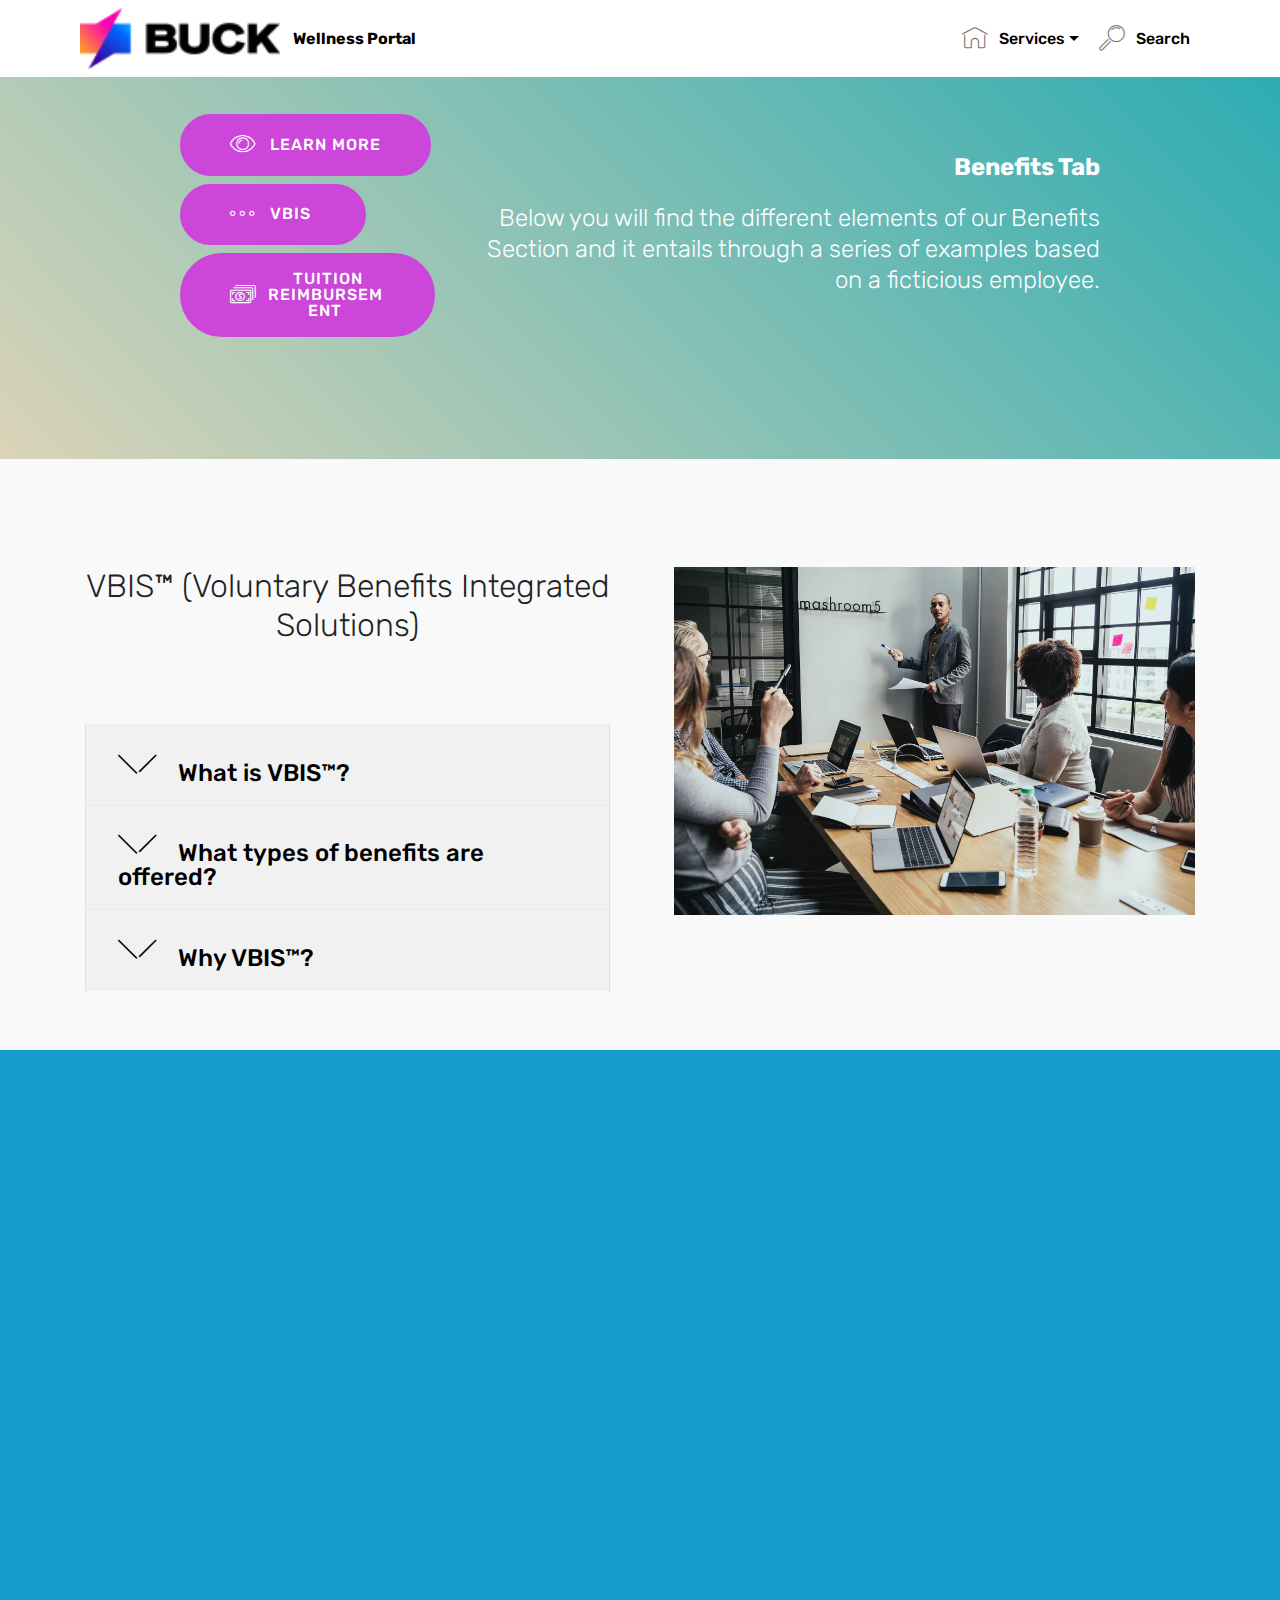
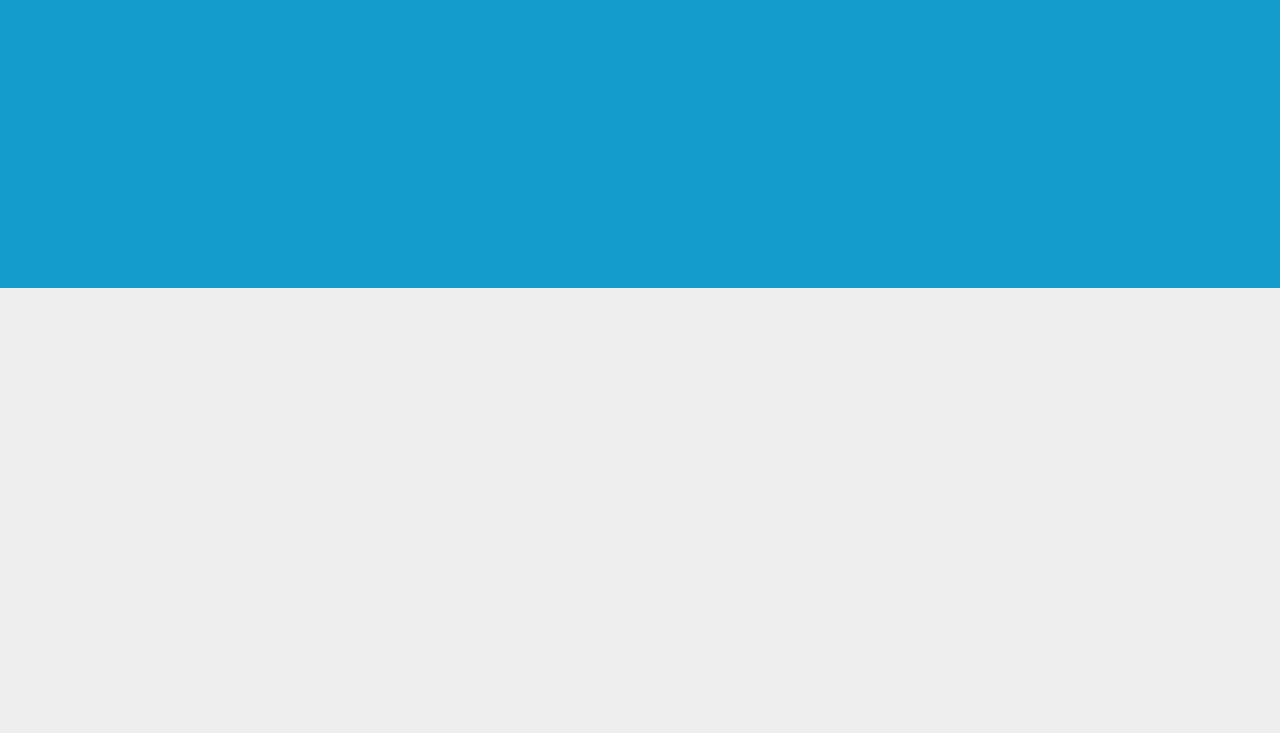
<file: page6.html>
<!DOCTYPE html>
<html  >
<head>
  <!-- Site made with Mobirise Website Builder v4.10.6, https://mobirise.com -->
  <meta charset="UTF-8">
  <meta http-equiv="X-UA-Compatible" content="IE=edge">
  <meta name="generator" content="Mobirise v4.10.6, mobirise.com">
  <meta name="viewport" content="width=device-width, initial-scale=1, minimum-scale=1">
  <link rel="shortcut icon" href="assets/images/buck-logo-122x37.png" type="image/x-icon">
  <meta name="description" content="">
  
  <title>Benefits</title>
  <link rel="stylesheet" href="assets/web/assets/mobirise-icons/mobirise-icons.css">
  <link rel="stylesheet" href="assets/tether/tether.min.css">
  <link rel="stylesheet" href="assets/bootstrap/css/bootstrap.min.css">
  <link rel="stylesheet" href="assets/bootstrap/css/bootstrap-grid.min.css">
  <link rel="stylesheet" href="assets/bootstrap/css/bootstrap-reboot.min.css">
  <link rel="stylesheet" href="assets/animatecss/animate.min.css">
  <link rel="stylesheet" href="assets/dropdown/css/style.css">
  <link rel="stylesheet" href="assets/theme/css/style.css">
  <link rel="stylesheet" href="assets/mobirise/css/mbr-additional.css" type="text/css">
  
  
  
</head>
<body>
  <section class="menu cid-qTkzRZLJNu" once="menu" id="menu1-j">

    

    <nav class="navbar navbar-expand beta-menu navbar-dropdown align-items-center navbar-fixed-top navbar-toggleable-sm">
        <button class="navbar-toggler navbar-toggler-right" type="button" data-toggle="collapse" data-target="#navbarSupportedContent" aria-controls="navbarSupportedContent" aria-expanded="false" aria-label="Toggle navigation">
            <div class="hamburger">
                <span></span>
                <span></span>
                <span></span>
                <span></span>
            </div>
        </button>
        <div class="menu-logo">
            <div class="navbar-brand">
                <span class="navbar-logo">
                    
                         <img src="assets/images/buck-logo-122x37.png" alt="Mobirise" title="" style="height: 3.8rem;">
                    
                </span>
                <span class="navbar-caption-wrap"><a class="navbar-caption text-black display-4" href="index.html">Wellness Portal</a></span>
            </div>
        </div>
        <div class="collapse navbar-collapse" id="navbarSupportedContent">
            <ul class="navbar-nav nav-dropdown nav-right" data-app-modern-menu="true"><li class="nav-item dropdown"><a class="nav-link link dropdown-toggle text-black display-4" href="https://mobirise.com" data-toggle="dropdown-submenu" aria-expanded="true"><span class="mbri-home mbr-iconfont mbr-iconfont-btn" style="color: rgb(118, 118, 118);"></span>
                        
                        Services
                    </a><div class="dropdown-menu"><div class="dropdown"><a class="dropdown-item dropdown-toggle text-black display-4" href="page1.html" aria-expanded="false" data-toggle="dropdown-submenu">Finance</a><div class="dropdown-menu dropdown-submenu"><a class="dropdown-item text-black display-4" href="page1.html" aria-expanded="false">Retirement<br></a></div></div><div class="dropdown"><a class="dropdown-item dropdown-toggle text-black display-4" href="page2.html" aria-expanded="false" data-toggle="dropdown-submenu">Work</a><div class="dropdown-menu dropdown-submenu"><a class="dropdown-item text-black display-4" href="page5.html" aria-expanded="false">Knowledge<br></a><a class="dropdown-item text-black display-4" href="page3.html" aria-expanded="false">Connections</a><a class="dropdown-item text-black display-4" href="page6.html" aria-expanded="false">Benefits</a></div></div><div class="dropdown"><a class="dropdown-item dropdown-toggle text-black display-4" href="page3.html" aria-expanded="false" data-toggle="dropdown-submenu">Health</a><div class="dropdown-menu dropdown-submenu"><a class="dropdown-item text-black display-4" href="page7.html" aria-expanded="false">Body</a><a class="dropdown-item text-black display-4" href="page8.html" aria-expanded="false">Emotions</a></div></div><div class="dropdown"><a class="dropdown-item dropdown-toggle text-black display-4" href="page5.html" aria-expanded="false" data-toggle="dropdown-submenu">Life</a><div class="dropdown-menu dropdown-submenu"><a class="dropdown-item text-black display-4" href="page2.html" aria-expanded="false">Beliefs</a><a class="dropdown-item text-black display-4" href="page4.html" aria-expanded="false">Environment</a></div></div></div></li>
                <li class="nav-item">
                    <a class="nav-link link text-black display-4" href="index.html"><span class="mbri-search mbr-iconfont mbr-iconfont-btn" style="color: rgb(118, 118, 118);"></span>
                        
                        Search<br></a>
                </li></ul>
            
        </div>
    </nav>
</section>

<section class="engine"><a href="">free site design templates</a></section><section class="mbr-section info2 cid-rxG5dBT6oa" id="info2-1a">

    

    

    <div class="container">
        <div class="row main justify-content-center">
            <div class="media-container-column col-12 col-lg-3 col-md-4">
                <div class="mbr-section-btn align-left py-4"><a class="btn btn-primary display-4" href="">
                    <span class="mbri-preview mbr-iconfont"></span>&nbsp;LEARN MORE</a> <a class="btn btn-primary display-4" href="page6.html#accordion2-1c"><span class="mbri-more-horizontal mbr-iconfont mbr-iconfont-btn"></span>
                    &nbsp;VBIS&nbsp;</a>   <a class="btn btn-primary display-4" href=""><span class="mbri-cash mbr-iconfont mbr-iconfont-btn"></span>
                    &nbsp;TUITION REIMBURSEMENT</a></div>
            </div>
            <div class="media-container-column title col-12 col-lg-7 col-md-6">
                <h2 class="align-right mbr-bold mbr-white pb-3 mbr-fonts-style display-5">Benefits Tab</h2>
                <h3 class="mbr-section-subtitle align-right mbr-light mbr-white mbr-fonts-style display-5">Below you will find the different elements of our Benefits Section and it entails through a series of examples based on a ficticious employee.</h3>
            </div>
        </div>
    </div>
</section>

<section class="accordion2 cid-rxG6XB55kL" id="accordion2-1c">

    


    
    <div class="container">
        <div class="media-container-row pt-5">
            <div class="accordion-content">
                <h2 class="mbr-section-title align-center pb-3 mbr-fonts-style display-2">
                        VBIS™ (Voluntary Benefits Integrated Solutions)</h2>
                
                <div id="bootstrap-accordion_29" class="panel-group accordionStyles accordion pt-5 mt-3" role="tablist" aria-multiselectable="true">
                        <div class="card">
                            <div class="card-header" role="tab" id="headingOne">
                                <a role="button" class="collapsed panel-title text-black" data-toggle="collapse" data-core="" href="#collapse1_29" aria-expanded="false" aria-controls="collapse1">
                                    <h4 class="mbr-fonts-style display-5">
                                        <span class="sign mbr-iconfont mbri-arrow-down inactive"></span> What is VBIS™?
                                    </h4>
                                </a>
                            </div>
                            <div id="collapse1_29" class="panel-collapse noScroll collapse" role="tabpanel" aria-labelledby="headingOne" data-parent="#bootstrap-accordion_29">
                                <div class="panel-body p-4">
                                    <p class="mbr-fonts-style panel-text display-7">VBIS™ aka Voluntary Benefits Integrated Solutions is our way of explaining the comprehensive benefit plans available to employees while allowing employeers to save on them, all within the comfort of a uniform, easy-to-use portal.<br></p>
                                </div>
                            </div>
                        </div>
                
                        <div class="card">
                            <div class="card-header" role="tab" id="headingTwo">
                                <a role="button" class="collapsed panel-title text-black" data-toggle="collapse" data-core="" href="#collapse2_29" aria-expanded="false" aria-controls="collapse2">
                                    <h4 class="mbr-fonts-style mbr-fonts-style display-5">
                                        <span class="sign mbr-iconfont mbri-arrow-down inactive"></span>&nbsp;What types of benefits are offered?</h4>
                                </a>
                                
                            </div>
                            <div id="collapse2_29" class="panel-collapse noScroll collapse" role="tabpanel" aria-labelledby="headingTwo" data-parent="#bootstrap-accordion_29">
                                <div class="panel-body p-4">
                                    <p class="mbr-fonts-style panel-text display-7">VBIS™ offers a series of benefit plans that range from pet insurance to identity theft protection.</p>
                                </div>
                            </div>
                        </div>
                
                        <div class="card">
                            <div class="card-header" role="tab" id="headingThree">
                                <a role="button" class="collapsed panel-title text-black" data-toggle="collapse" data-core="" href="#collapse3_29" aria-expanded="false" aria-controls="collapse3">
                                    <h4 class="mbr-fonts-style display-5">
                                        <span class="sign mbr-iconfont mbri-arrow-down inactive"></span> Why VBIS™?
                                    </h4>
                                </a>
                            </div>
                            <div id="collapse3_29" class="panel-collapse noScroll collapse" role="tabpanel" aria-labelledby="headingThree" data-parent="#bootstrap-accordion_29">
                                <div class="panel-body p-4">
                                    <p class="mbr-fonts-style panel-text display-7">
                                       Key Components of VBIS:<br>* Offers discounts to companies.<br>* Mobile-friendliness, easy-to-use portal view.<br>* More broad-based with regards to coverage.</p>
                                </div>
                            </div>
                        </div>
                
                        
                
                        
                
                        
                </div>
            </div>
            <div class="mbr-figure" style="width: 105%;">
                    <img src="assets/images/background8.jpg" alt="Mobirise">
            </div>
        </div>
    </div>
</section>

<section class="services1 cid-rxKSilYy8x" id="services1-1k">
    <!---->
    
    <!---->
    <!--Overlay-->
    
    <!--Container-->
    <div class="container">
        <div class="row justify-content-center">
            <!--Titles-->
            <div class="title pb-5 col-12">
                <h2 class="align-left pb-3 mbr-fonts-style display-1"><strong>
                    Tuition Reimbursement</strong></h2>
                
            </div>
            <!--Card-1-->
            <div class="card col-12 col-md-6 p-3 col-lg-4">
                <div class="card-wrapper">
                    <div class="card-img">
                        <img src="assets/images/mbr-696x497.jpg" alt="Mobirise" title="">
                    </div>
                    <div class="card-box">
                        <h4 class="card-title mbr-fonts-style display-5">Requirements</h4>
                        <p class="mbr-text mbr-fonts-style display-7">Description on the requirements for employees to be eligible for the Tuition Reimbursement program.</p>
                        <!--Btn-->
                        <div class="mbr-section-btn align-left"><a href="" class="btn btn-success display-4">More Info on Requirements&nbsp;</a></div>
                    </div>
                </div>
            </div>
            <!--Card-2-->
            <div class="card col-12 col-md-6 p-3 col-lg-4">
                <div class="card-wrapper">
                    <div class="card-img">
                        <img src="assets/images/mbr-696x461.jpg" alt="Mobirise" title="">
                    </div>
                    <div class="card-box">
                        <h4 class="card-title mbr-fonts-style display-5">Eligible Classes</h4>
                        <p class="mbr-text mbr-fonts-style display-7">Information on the eligible classes (based on company discretion) for tuition reimbursement can be found by pressing the button below.</p>
                        <!--Btn-->
                        <div class="mbr-section-btn align-left"><a href="page6.html#services1-1k" class="btn btn-success display-4">View Eligible Classes</a></div>
                    </div>
                </div>
            </div>
            <!--Card-3-->
            <div class="card col-12 col-md-6 p-3 col-lg-4 last-child">
                <div class="card-wrapper">
                    <div class="card-img">
                        <img src="assets/images/mbr-696x464.jpg" alt="Mobirise" title="">
                    </div>
                    <div class="card-box">
                        <h4 class="card-title mbr-fonts-style display-5">Scholarships</h4>
                        <p class="mbr-text mbr-fonts-style display-7">Information on the eligible scholarships (based on company discretion) for partial employee compensation can be found by pressing the button below.</p>
                        <!--Btn-->
                        <div class="mbr-section-btn align-left"><a href="page6.html#services1-1k" class="btn btn-success display-4">View Eligible Scholarships</a></div>
                    </div>
                </div>
            </div>
            <!--Card-4-->
            
        </div>
    </div>
</section>

<section class="header4 cid-rxOetB5vpW" id="header4-1l">

    

    

    <div class="container">
        <div class="row justify-content-md-center">
            <div class="media-content col-md-10">
                <h1 class="mbr-section-title align-center mbr-black pb-3 mbr-bold mbr-fonts-style display-1">PayFlex and Health Savings Accounts</h1>
                
                <div class="mbr-text align-center mbr-black pb-3">
                    <p class="mbr-text mbr-fonts-style display-5">High Deductible Health Plans. Company Issued Card.</p>
                </div>
                <div class="mbr-section-btn align-center"><a class="btn btn-md btn-primary display-4" href="">LEARN MORE</a></div>
            </div>
            <div class="mbr-figure pt-5">
                <img src="assets/images/PAYFLEX-Logo.jpg" alt="Mobirise" title="" style="width: 100%;" class="">
            </div>
        </div>
    </div>
</section>


  <script src="assets/web/assets/jquery/jquery.min.js"></script>
  <script src="assets/popper/popper.min.js"></script>
  <script src="assets/tether/tether.min.js"></script>
  <script src="assets/bootstrap/js/bootstrap.min.js"></script>
  <script src="assets/smoothscroll/smooth-scroll.js"></script>
  <script src="assets/touchswipe/jquery.touch-swipe.min.js"></script>
  <script src="assets/viewportchecker/jquery.viewportchecker.js"></script>
  <script src="assets/mbr-switch-arrow/mbr-switch-arrow.js"></script>
  <script src="assets/dropdown/js/nav-dropdown.js"></script>
  <script src="assets/dropdown/js/navbar-dropdown.js"></script>
  <script src="assets/theme/js/script.js"></script>
  
  
  <input name="animation" type="hidden">
  </body>
</html>
</file>
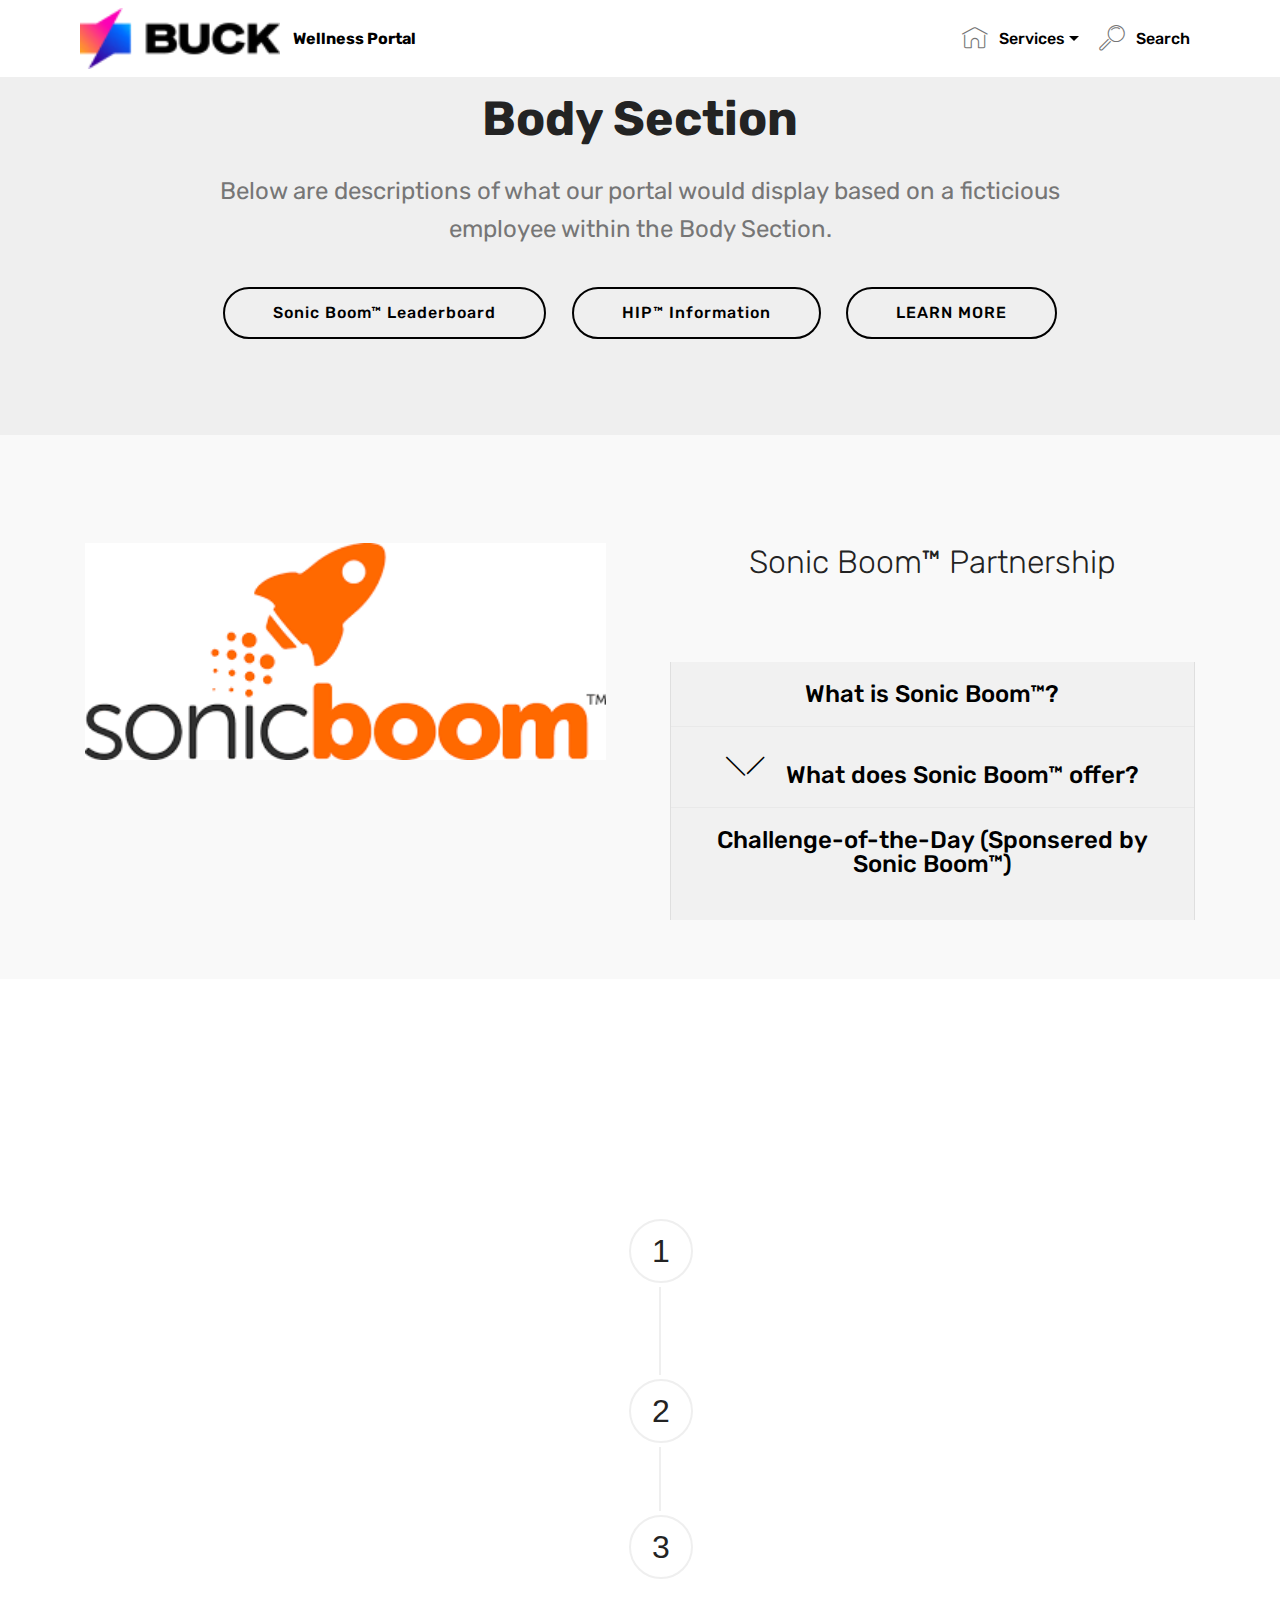
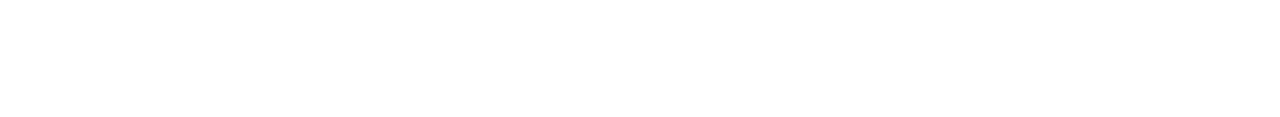
<file: page7.html>
<!DOCTYPE html>
<html  >
<head>
  <!-- Site made with Mobirise Website Builder v4.10.6, https://mobirise.com -->
  <meta charset="UTF-8">
  <meta http-equiv="X-UA-Compatible" content="IE=edge">
  <meta name="generator" content="Mobirise v4.10.6, mobirise.com">
  <meta name="viewport" content="width=device-width, initial-scale=1, minimum-scale=1">
  <link rel="shortcut icon" href="assets/images/buck-logo-122x37.png" type="image/x-icon">
  <meta name="description" content="">
  
  <title>Body</title>
  <link rel="stylesheet" href="assets/web/assets/mobirise-icons/mobirise-icons.css">
  <link rel="stylesheet" href="assets/tether/tether.min.css">
  <link rel="stylesheet" href="assets/bootstrap/css/bootstrap.min.css">
  <link rel="stylesheet" href="assets/bootstrap/css/bootstrap-grid.min.css">
  <link rel="stylesheet" href="assets/bootstrap/css/bootstrap-reboot.min.css">
  <link rel="stylesheet" href="assets/dropdown/css/style.css">
  <link rel="stylesheet" href="assets/animatecss/animate.min.css">
  <link rel="stylesheet" href="assets/theme/css/style.css">
  <link rel="stylesheet" href="assets/mobirise/css/mbr-additional.css" type="text/css">
  
  
  
</head>
<body>
  <section class="header1 cid-rxBHv0jubX" id="header16-q">

    

    

    <div class="container">
        <div class="row justify-content-md-center">
            <div class="col-md-10 align-center">
                <h1 class="mbr-section-title mbr-bold pb-3 mbr-fonts-style display-1">Body Section</h1>
                
                <p class="mbr-text pb-3 mbr-fonts-style display-5">Below are descriptions of what our portal would display based on a ficticious employee within the Body Section.</p>
                <div class="mbr-section-btn"><a class="btn btn-md btn-black-outline display-4" href="page7.html#accordion2-p">Sonic Boom™ Leaderboard</a> <a class="btn btn-md btn-black-outline display-4" href="page7.html#accordion2-p">HIP™ Information</a> <a class="btn btn-md btn-black-outline display-4" href="page7.html#accordion2-p">LEARN MORE</a></div>
            </div>
        </div>
    </div>

</section>

<section class="engine"><a href="https://mobirise.info/n">simple web templates</a></section><section class="menu cid-qTkzRZLJNu" once="menu" id="menu1-k">

    

    <nav class="navbar navbar-expand beta-menu navbar-dropdown align-items-center navbar-fixed-top navbar-toggleable-sm">
        <button class="navbar-toggler navbar-toggler-right" type="button" data-toggle="collapse" data-target="#navbarSupportedContent" aria-controls="navbarSupportedContent" aria-expanded="false" aria-label="Toggle navigation">
            <div class="hamburger">
                <span></span>
                <span></span>
                <span></span>
                <span></span>
            </div>
        </button>
        <div class="menu-logo">
            <div class="navbar-brand">
                <span class="navbar-logo">
                    
                         <img src="assets/images/buck-logo-122x37.png" alt="Mobirise" title="" style="height: 3.8rem;">
                    
                </span>
                <span class="navbar-caption-wrap"><a class="navbar-caption text-black display-4" href="index.html">Wellness Portal</a></span>
            </div>
        </div>
        <div class="collapse navbar-collapse" id="navbarSupportedContent">
            <ul class="navbar-nav nav-dropdown nav-right" data-app-modern-menu="true"><li class="nav-item dropdown"><a class="nav-link link dropdown-toggle text-black display-4" href="https://mobirise.com" data-toggle="dropdown-submenu" aria-expanded="true"><span class="mbri-home mbr-iconfont mbr-iconfont-btn" style="color: rgb(118, 118, 118);"></span>
                        
                        Services
                    </a><div class="dropdown-menu"><div class="dropdown"><a class="dropdown-item dropdown-toggle text-black display-4" href="page1.html" aria-expanded="false" data-toggle="dropdown-submenu">Finance</a><div class="dropdown-menu dropdown-submenu"><a class="dropdown-item text-black display-4" href="page1.html" aria-expanded="false">Retirement<br></a></div></div><div class="dropdown"><a class="dropdown-item dropdown-toggle text-black display-4" href="page2.html" aria-expanded="false" data-toggle="dropdown-submenu">Work</a><div class="dropdown-menu dropdown-submenu"><a class="dropdown-item text-black display-4" href="page5.html" aria-expanded="false">Knowledge<br></a><a class="dropdown-item text-black display-4" href="page3.html" aria-expanded="false">Connections</a><a class="dropdown-item text-black display-4" href="page6.html" aria-expanded="false">Benefits</a></div></div><div class="dropdown"><a class="dropdown-item dropdown-toggle text-black display-4" href="page3.html" aria-expanded="false" data-toggle="dropdown-submenu">Health</a><div class="dropdown-menu dropdown-submenu"><a class="dropdown-item text-black display-4" href="page7.html" aria-expanded="false">Body</a><a class="dropdown-item text-black display-4" href="page8.html" aria-expanded="false">Emotions</a></div></div><div class="dropdown"><a class="dropdown-item dropdown-toggle text-black display-4" href="page5.html" aria-expanded="false" data-toggle="dropdown-submenu">Life</a><div class="dropdown-menu dropdown-submenu"><a class="dropdown-item text-black display-4" href="page2.html" aria-expanded="false">Beliefs</a><a class="dropdown-item text-black display-4" href="page4.html" aria-expanded="false">Environment</a></div></div></div></li>
                <li class="nav-item">
                    <a class="nav-link link text-black display-4" href="index.html"><span class="mbri-search mbr-iconfont mbr-iconfont-btn" style="color: rgb(118, 118, 118);"></span>
                        
                        Search<br></a>
                </li></ul>
            
        </div>
    </nav>
</section>

<section class="accordion2 cid-rxBHqBEe2K" id="accordion2-p">

    


    
    <div class="container">
        <div class="media-container-row pt-5">
            <div class="accordion-content">
                <h2 class="mbr-section-title align-center pb-3 mbr-fonts-style display-2">Sonic Boom™ Partnership</h2>
                
                <div id="bootstrap-accordion_33" class="panel-group accordionStyles accordion pt-5 mt-3" role="tablist" aria-multiselectable="true">
                        <div class="card">
                            <div class="card-header" role="tab" id="headingOne">
                                <a role="button" class="collapsed panel-title text-black" data-toggle="collapse" data-core="" href="#collapse1_33" aria-expanded="false" aria-controls="collapse1">
                                    <h4 class="mbr-fonts-style display-5">What is Sonic Boom™?</h4>
                                </a>
                            </div>
                            <div id="collapse1_33" class="panel-collapse noScroll collapse" role="tabpanel" aria-labelledby="headingOne" data-parent="#bootstrap-accordion_33">
                                <div class="panel-body p-4">
                                    <p class="mbr-fonts-style panel-text display-7">Sonic Boom is a company partnered with Buck that taps into a diverse library of high-energy, socially charged engagement tools, world-class contests/challenges, and 100% proprietary educational content. Sonic Boom ties together all aspects of wellbeing (far beyond physical activity) together within a unified, integrated health-habit-improvement platform.</p>
                                </div>
                            </div>
                        </div>
                
                        <div class="card">
                            <div class="card-header" role="tab" id="headingTwo">
                                <a role="button" class="collapsed panel-title text-black" data-toggle="collapse" data-core="" href="#collapse2_33" aria-expanded="false" aria-controls="collapse2">
                                    <h4 class="mbr-fonts-style mbr-fonts-style display-5">
                                        <span class="sign mbr-iconfont mbri-arrow-down inactive"></span>&nbsp;What does Sonic Boom™ offer?</h4>
                                </a>
                                
                            </div>
                            <div id="collapse2_33" class="panel-collapse noScroll collapse" role="tabpanel" aria-labelledby="headingTwo" data-parent="#bootstrap-accordion_33">
                                <div class="panel-body p-4">
                                    <p class="mbr-fonts-style panel-text display-7">Sonic Boom offers a variety of different engagement modules (contests and challenges), incentive management for both cash (rewards, prize points, engagement scores, etc.) and non-cash incentives (Boomer Bucks), and a health section which evaluates biometrics, administers coaching and delivers health assessments. &nbsp;</p>
                                </div>
                            </div>
                        </div>
                
                        <div class="card">
                            <div class="card-header" role="tab" id="headingThree">
                                <a role="button" class="collapsed panel-title text-black" data-toggle="collapse" data-core="" href="#collapse3_33" aria-expanded="false" aria-controls="collapse3">
                                    <h4 class="mbr-fonts-style display-5">Challenge-of-the-Day (Sponsered by Sonic Boom™)<br><br></h4>
                                </a>
                            </div>
                            <div id="collapse3_33" class="panel-collapse noScroll collapse" role="tabpanel" aria-labelledby="headingThree" data-parent="#bootstrap-accordion_33">
                                <div class="panel-body p-4">
                                    <p class="mbr-fonts-style panel-text display-7">Current and past leaderboard dashboard currently in beta. Display will be available in finished product.</p>
                                </div>
                            </div>
                        </div>
                
                        
                
                        
                
                        
                </div>
            </div>
            <div class="mbr-figure" style="width: 105%;">
                    <img src="assets/images/sonicboom-348x145.png" alt="Mobirise" title="">
            </div>
        </div>
    </div>
</section>

<section class="step3 cid-rxBUD0d1QS" id="step3-r">

    

    
    
    <div class="container">
        <h2 class="mbr-section-title pb-3 mbr-fonts-style align-center display-2">Health Intelligence Practice</h2>
        <h3 class="mbr-section-subtitle pb-5 mbr-fonts-style align-center display-5">
            Description of HIP™ and what it entails with regards to potential employees.</h3>
        <div class="media-container-row">
            <div class="media-block" style="width: 49%;">
                <div class="mbr-figure">
                    <img src="assets/images/background6.jpg">
                </div>
            </div>
            <div class="step-container">
                <div class="card separline pb-4">
                    <div class="step-element d-flex">
                        <div class="step-wrapper pr-3">
                            <div class="step d-flex align-items-center justify-content-center">
                                1
                            </div>
                        </div>          
                        <div class="step-text-content">
                            <h4 class="mbr-step-title pb-3 mbr-fonts-style display-5">Survey Based Responses</h4>
                            <p class="mbr-step-text mbr-fonts-style display-7">Access to brief yet detailed surveys which accurately match individuals to the right program all through the Buck Wellness Portal.</p>
                        </div>
                    </div>
                </div>

                <div class="card separline pb-4">
                    <div class="step-element d-flex">
                        <div class="step-wrapper pr-3">
                            <div class="step d-flex align-items-center justify-content-center">
                                2
                            </div>
                        </div>          
                        <div class="step-text-content">
                            <h4 class="mbr-step-title pb-3 mbr-fonts-style display-5">Program Management</h4>
                            <p class="mbr-step-text mbr-fonts-style display-7">Helps with diabetes management, tobacco cessation, and other challenges.</p>
                        </div>
                    </div>
                </div>

                <div class="card">
                    <div class="step-element d-flex">
                        <div class="step-wrapper pr-3">
                            <div class="step d-flex align-items-center justify-content-center">
                                3
                            </div>
                        </div>          
                        <div class="step-text-content">
                            <h4 class="mbr-step-title pb-3 mbr-fonts-style display-5">On-Site Support</h4>
                            <p class="mbr-step-text mbr-fonts-style display-7">Provides onsite clinics, health screenings, and decision support to all eligible employees.</p>
                        </div>
                    </div>
                </div>

                

                

                

                

                

                
            </div>
        </div>
    </div>
</section>


  <script src="assets/web/assets/jquery/jquery.min.js"></script>
  <script src="assets/popper/popper.min.js"></script>
  <script src="assets/tether/tether.min.js"></script>
  <script src="assets/bootstrap/js/bootstrap.min.js"></script>
  <script src="assets/smoothscroll/smooth-scroll.js"></script>
  <script src="assets/viewportchecker/jquery.viewportchecker.js"></script>
  <script src="assets/dropdown/js/nav-dropdown.js"></script>
  <script src="assets/dropdown/js/navbar-dropdown.js"></script>
  <script src="assets/touchswipe/jquery.touch-swipe.min.js"></script>
  <script src="assets/mbr-switch-arrow/mbr-switch-arrow.js"></script>
  <script src="assets/theme/js/script.js"></script>
  
  
  <input name="animation" type="hidden">
  </body>
</html>
</file>
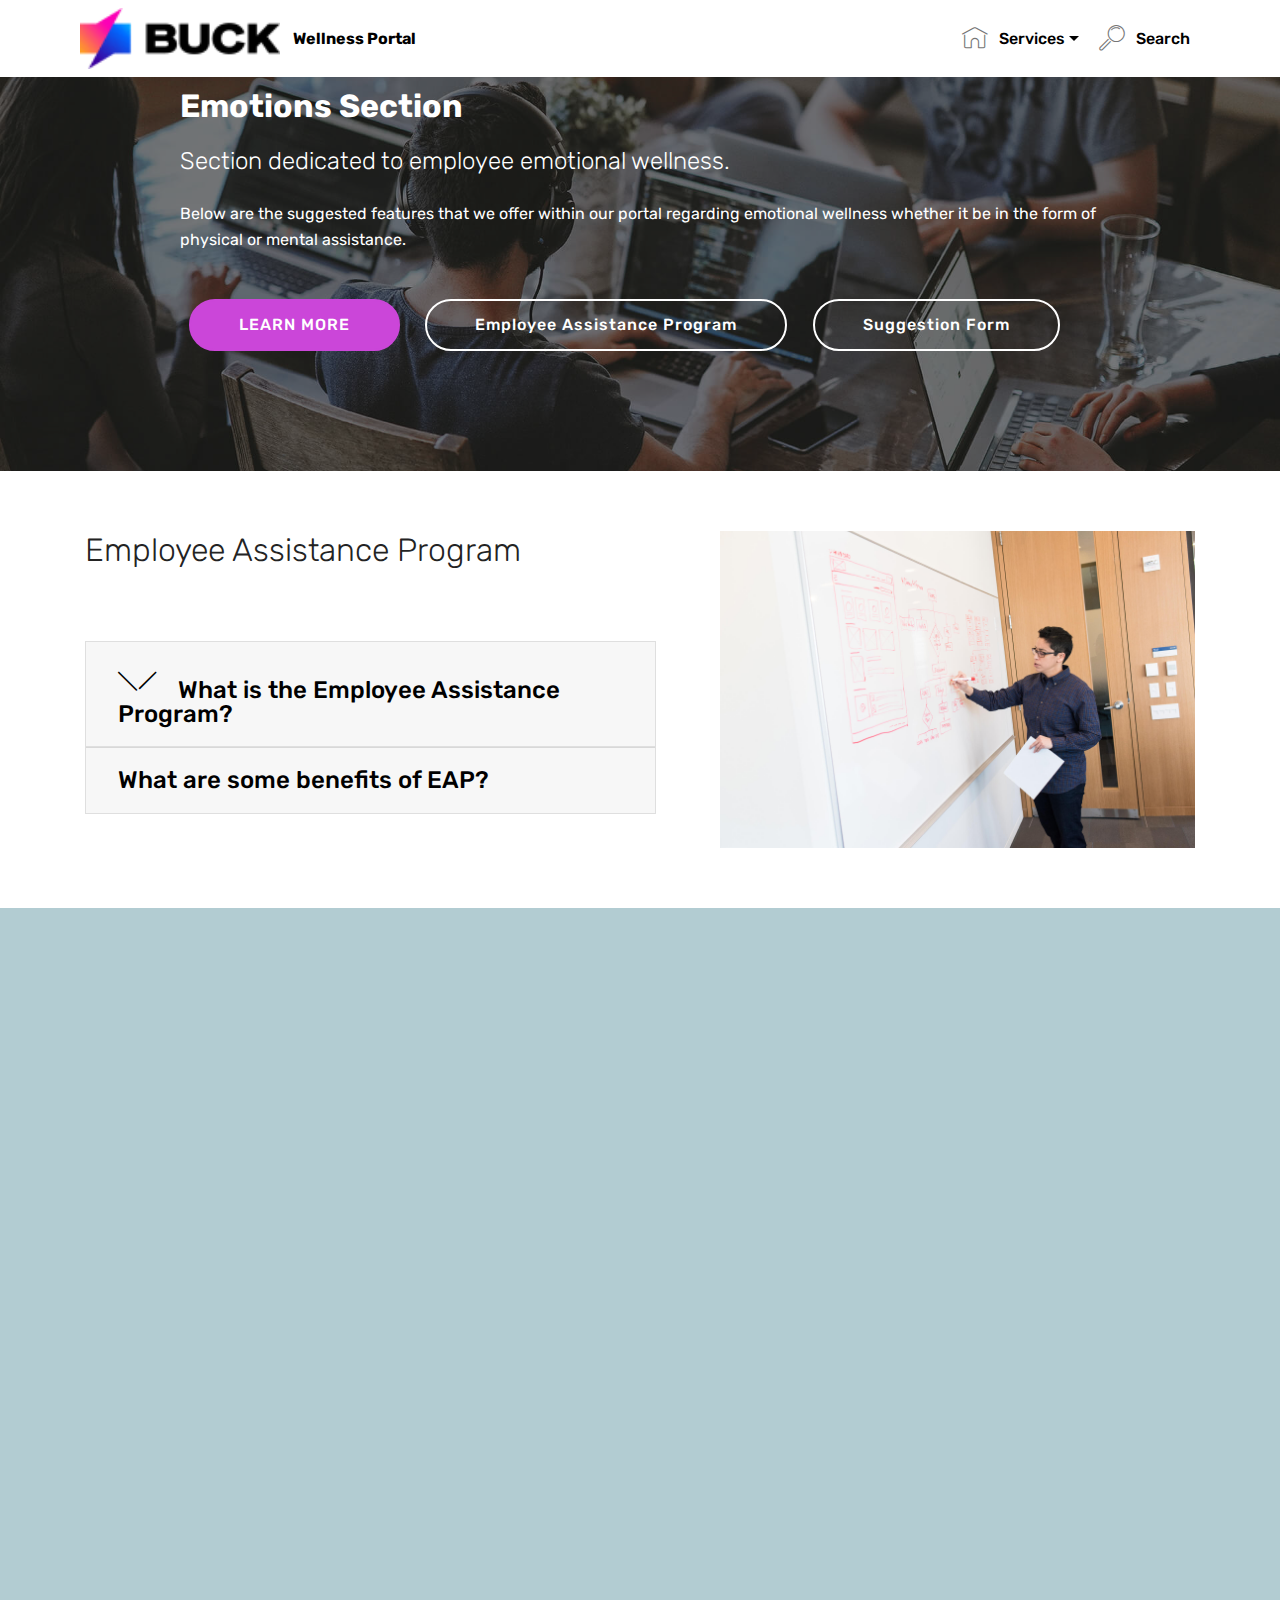
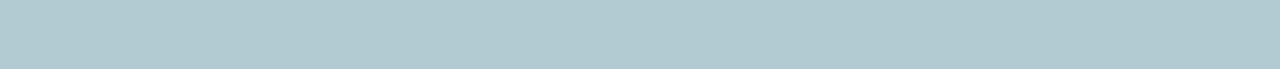
<file: page8.html>
<!DOCTYPE html>
<html  >
<head>
  <!-- Site made with Mobirise Website Builder v4.10.6, https://mobirise.com -->
  <meta charset="UTF-8">
  <meta http-equiv="X-UA-Compatible" content="IE=edge">
  <meta name="generator" content="Mobirise v4.10.6, mobirise.com">
  <meta name="viewport" content="width=device-width, initial-scale=1, minimum-scale=1">
  <link rel="shortcut icon" href="assets/images/buck-logo-122x37.png" type="image/x-icon">
  <meta name="description" content="">
  
  <title>Emotions</title>
  <link rel="stylesheet" href="assets/web/assets/mobirise-icons/mobirise-icons.css">
  <link rel="stylesheet" href="assets/tether/tether.min.css">
  <link rel="stylesheet" href="assets/bootstrap/css/bootstrap.min.css">
  <link rel="stylesheet" href="assets/bootstrap/css/bootstrap-grid.min.css">
  <link rel="stylesheet" href="assets/bootstrap/css/bootstrap-reboot.min.css">
  <link rel="stylesheet" href="assets/dropdown/css/style.css">
  <link rel="stylesheet" href="assets/animatecss/animate.min.css">
  <link rel="stylesheet" href="assets/theme/css/style.css">
  <link rel="stylesheet" href="assets/mobirise/css/mbr-additional.css" type="text/css">
  
  
  
</head>
<body>
  <section class="menu cid-qTkzRZLJNu" once="menu" id="menu1-l">

    

    <nav class="navbar navbar-expand beta-menu navbar-dropdown align-items-center navbar-fixed-top navbar-toggleable-sm">
        <button class="navbar-toggler navbar-toggler-right" type="button" data-toggle="collapse" data-target="#navbarSupportedContent" aria-controls="navbarSupportedContent" aria-expanded="false" aria-label="Toggle navigation">
            <div class="hamburger">
                <span></span>
                <span></span>
                <span></span>
                <span></span>
            </div>
        </button>
        <div class="menu-logo">
            <div class="navbar-brand">
                <span class="navbar-logo">
                    
                         <img src="assets/images/buck-logo-122x37.png" alt="Mobirise" title="" style="height: 3.8rem;">
                    
                </span>
                <span class="navbar-caption-wrap"><a class="navbar-caption text-black display-4" href="index.html">Wellness Portal</a></span>
            </div>
        </div>
        <div class="collapse navbar-collapse" id="navbarSupportedContent">
            <ul class="navbar-nav nav-dropdown nav-right" data-app-modern-menu="true"><li class="nav-item dropdown"><a class="nav-link link dropdown-toggle text-black display-4" href="https://mobirise.com" data-toggle="dropdown-submenu" aria-expanded="true"><span class="mbri-home mbr-iconfont mbr-iconfont-btn" style="color: rgb(118, 118, 118);"></span>
                        
                        Services
                    </a><div class="dropdown-menu"><div class="dropdown"><a class="dropdown-item dropdown-toggle text-black display-4" href="page1.html" aria-expanded="false" data-toggle="dropdown-submenu">Finance</a><div class="dropdown-menu dropdown-submenu"><a class="dropdown-item text-black display-4" href="page1.html" aria-expanded="false">Retirement<br></a></div></div><div class="dropdown"><a class="dropdown-item dropdown-toggle text-black display-4" href="page2.html" aria-expanded="false" data-toggle="dropdown-submenu">Work</a><div class="dropdown-menu dropdown-submenu"><a class="dropdown-item text-black display-4" href="page5.html" aria-expanded="false">Knowledge<br></a><a class="dropdown-item text-black display-4" href="page3.html" aria-expanded="false">Connections</a><a class="dropdown-item text-black display-4" href="page6.html" aria-expanded="false">Benefits</a></div></div><div class="dropdown"><a class="dropdown-item dropdown-toggle text-black display-4" href="page3.html" aria-expanded="false" data-toggle="dropdown-submenu">Health</a><div class="dropdown-menu dropdown-submenu"><a class="dropdown-item text-black display-4" href="page7.html" aria-expanded="false">Body</a><a class="dropdown-item text-black display-4" href="page8.html" aria-expanded="false">Emotions</a></div></div><div class="dropdown"><a class="dropdown-item dropdown-toggle text-black display-4" href="page5.html" aria-expanded="false" data-toggle="dropdown-submenu">Life</a><div class="dropdown-menu dropdown-submenu"><a class="dropdown-item text-black display-4" href="page2.html" aria-expanded="false">Beliefs</a><a class="dropdown-item text-black display-4" href="page4.html" aria-expanded="false">Environment</a></div></div></div></li>
                <li class="nav-item">
                    <a class="nav-link link text-black display-4" href="index.html"><span class="mbri-search mbr-iconfont mbr-iconfont-btn" style="color: rgb(118, 118, 118);"></span>
                        
                        Search<br></a>
                </li></ul>
            
        </div>
    </nav>
</section>

<section class="engine"><a href="https://mobirise.info/c">free web builder</a></section><section class="mbr-section info3 cid-rxKHYtCEcr" id="info3-1h">

    

    <div class="mbr-overlay" style="opacity: 0.5; background-color: rgb(35, 35, 35);">
    </div>

    <div class="container">
        <div class="row justify-content-center">
            <div class="media-container-column title col-12 col-md-10">
                <h2 class="align-left mbr-bold mbr-white pb-3 mbr-fonts-style display-2">Emotions Section</h2>
                <h3 class="mbr-section-subtitle align-left mbr-light mbr-white pb-3 mbr-fonts-style display-5">Section dedicated to employee emotional wellness.</h3>
                <p class="mbr-text align-left mbr-white mbr-fonts-style display-7">Below are the suggested features that we offer within our portal regarding emotional wellness whether it be in the form of physical or mental assistance.</p>
                <div class="mbr-section-btn align-left py-4"><a class="btn btn-primary display-4" href="#top">LEARN MORE</a>
                    <a class="btn btn-white-outline display-4" href="https://mobirise.co">Employee Assistance Program</a> <a class="btn btn-white-outline display-4" href="page8.html#form1-1i">Suggestion Form</a></div>
            </div>
        </div>
    </div>
</section>

<section class="toggle2 cid-rxKIlzKoKN" id="toggle2-1j">
    
        

    
        <div class="container">
            <div class="media-container-row">
                    <div class="toggle-content">
                        <h2 class="mbr-section-title pb-3 align-left mbr-fonts-style display-2">Employee Assistance Program</h2>
                        
                        <div id="bootstrap-toggle" class="toggle-panel accordionStyles tab-content pt-5 mt-2">
                            <div class="card">
                                <div class="card-header" role="tab" id="headingOne">
                                    <a role="button" class="collapsed panel-title text-black" data-toggle="collapse" data-core="" href="#collapse1_37" aria-expanded="false" aria-controls="collapse1">
                                        <h4 class="mbr-fonts-style display-5">
                                            <span class="sign mbr-iconfont mbri-arrow-down inactive"></span> What is the Employee Assistance Program?
                                        </h4>
                                    </a>
                                </div>
                                <div id="collapse1_37" class="panel-collapse noScroll collapse" role="tabpanel" aria-labelledby="headingOne">
                                    <div class="panel-body p-4">
                                        <p class="mbr-fonts-style panel-text display-7">The Employee Assistance Program is an initiative that we have integrated within our wellness portal that strives to maintain and grow employee emotional wellbeing.</p>
                                    </div>
                                </div>
                            </div>
                            <div class="card">
                                <div class="card-header" role="tab" id="headingTwo">
                                    <a role="button" class="collapsed panel-title text-black" data-toggle="collapse" data-core="" href="#collapse2_37" aria-expanded="false" aria-controls="collapse2">
                                        <h4 class="mbr-fonts-style display-5">What are some benefits of EAP?</h4>
                                    </a>
                                </div>
                                <div id="collapse2_37" class="panel-collapse noScroll collapse" role="tabpanel" aria-labelledby="headingTwo">
                                    <div class="panel-body p-4">
                                        <p class="mbr-fonts-style panel-text display-7">The Employee Assistance Program offers a variety of benefits for every employee which include:<br><br>- 5 days a year with a social worker<br>- Constant connection with mental health professionals to<br>&nbsp; &nbsp;arrange mental health days and benefits.</p>
                                    </div>
                                </div>
                            </div>
                            
                            
                            
                            
                        </div>
                    </div>
                <div class="mbr-figure" style="width: 89%;">
                     <img src="assets/images/background7.jpg" alt="Mobirise">
                </div>
            </div>
        </div>
</section>

<section class="mbr-section form1 cid-rxKI1nM7qe" id="form1-1i">

    

    
    <div class="container">
        <div class="row justify-content-center">
            <div class="title col-12 col-lg-8">
                <h2 class="mbr-section-title align-center pb-3 mbr-fonts-style display-2"><strong>Suggestion Box</strong></h2>
                <h3 class="mbr-section-subtitle align-center mbr-light pb-3 mbr-fonts-style display-5">Anynomous suggestions that get sent directly to company HR. Tell us what we can do to improve. &nbsp;</h3>
            </div>
        </div>
    </div>
    <div class="container">
        <div class="row justify-content-center">
            <div class="media-container-column col-lg-8" data-form-type="formoid">
                <!---Formbuilder Form--->
                <form action="https://mobirise.com/" method="POST" class="mbr-form form-with-styler" data-form-title="Mobirise Form"><input type="hidden" name="email" data-form-email="true" value="qt085ucKoJH5MpJf7WKb1GsrAN1TtbRu2miZtJrdyKNZR+SEeMVtu42tfaJs0hqIPTso7riqzRzDAlA4vQCYSXkFq79M1GNLQzYtVMwwTOCz9++QSxRylXTWesv3lgL2">
                    <div class="row">
                        <div hidden="hidden" data-form-alert="" class="alert alert-success col-12">Thanks for filling out the form!</div>
                        <div hidden="hidden" data-form-alert-danger="" class="alert alert-danger col-12">
                        </div>
                    </div>
                    <div class="dragArea row">
                        <div class="col-md-4  form-group" data-for="name">
                            <label for="name-form1-1i" class="form-control-label mbr-fonts-style display-7">Name</label>
                            <input type="text" name="name" data-form-field="Name" required="required" class="form-control display-7" id="name-form1-1i">
                        </div>
                        <div class="col-md-4  form-group" data-for="email">
                            <label for="email-form1-1i" class="form-control-label mbr-fonts-style display-7">Email</label>
                            <input type="email" name="email" data-form-field="Email" required="required" class="form-control display-7" id="email-form1-1i">
                        </div>
                        <div data-for="phone" class="col-md-4  form-group">
                            <label for="phone-form1-1i" class="form-control-label mbr-fonts-style display-7">Phone</label>
                            <input type="tel" name="phone" data-form-field="Phone" class="form-control display-7" id="phone-form1-1i">
                        </div>
                        <div data-for="message" class="col-md-12 form-group">
                            <label for="message-form1-1i" class="form-control-label mbr-fonts-style display-7">Message</label>
                            <textarea name="message" data-form-field="Message" class="form-control display-7" id="message-form1-1i"></textarea>
                        </div>
                        <div class="col-md-12 input-group-btn align-center">
                            <button type="submit" class="btn btn-primary btn-form display-4">SEND FORM</button>
                        </div>
                    </div>
                </form><!---Formbuilder Form--->
            </div>
        </div>
    </div>
</section>


  <script src="assets/web/assets/jquery/jquery.min.js"></script>
  <script src="assets/popper/popper.min.js"></script>
  <script src="assets/tether/tether.min.js"></script>
  <script src="assets/bootstrap/js/bootstrap.min.js"></script>
  <script src="assets/smoothscroll/smooth-scroll.js"></script>
  <script src="assets/dropdown/js/nav-dropdown.js"></script>
  <script src="assets/dropdown/js/navbar-dropdown.js"></script>
  <script src="assets/touchswipe/jquery.touch-swipe.min.js"></script>
  <script src="assets/viewportchecker/jquery.viewportchecker.js"></script>
  <script src="assets/mbr-switch-arrow/mbr-switch-arrow.js"></script>
  <script src="assets/theme/js/script.js"></script>
  <script src="assets/formoid/formoid.min.js"></script>
  
  
  <input name="animation" type="hidden">
  </body>
</html>
</file>
<file: assets/web/assets/mobirise-icons/mobirise-icons.css>
@font-face {
  font-family: 'MobiriseIcons';
  src:  url('mobirise-icons.eot?spat4u');
  src:  url('mobirise-icons.eot?spat4u#iefix') format('embedded-opentype'),
    url('mobirise-icons.ttf?spat4u') format('truetype'),
    url('mobirise-icons.woff?spat4u') format('woff'),
    url('mobirise-icons.svg?spat4u#MobiriseIcons') format('svg');
  font-weight: normal;
  font-style: normal;
}

[class^="mbri-"], [class*=" mbri-"] {
  /* use !important to prevent issues with browser extensions that change fonts */
  font-family: MobiriseIcons !important;
  speak: none;
  font-style: normal;
  font-weight: normal;
  font-variant: normal;
  text-transform: none;
  line-height: 1;

  /* Better Font Rendering =========== */
  -webkit-font-smoothing: antialiased;
  -moz-osx-font-smoothing: grayscale;
}

.mbri-add-submenu:before {
  content: "\e900";
}
.mbri-alert:before {
  content: "\e901";
}
.mbri-align-center:before {
  content: "\e902";
}
.mbri-align-justify:before {
  content: "\e903";
}
.mbri-align-left:before {
  content: "\e904";
}
.mbri-align-right:before {
  content: "\e905";
}
.mbri-android:before {
  content: "\e906";
}
.mbri-apple:before {
  content: "\e907";
}
.mbri-arrow-down:before {
  content: "\e908";
}
.mbri-arrow-next:before {
  content: "\e909";
}
.mbri-arrow-prev:before {
  content: "\e90a";
}
.mbri-arrow-up:before {
  content: "\e90b";
}
.mbri-bold:before {
  content: "\e90c";
}
.mbri-bookmark:before {
  content: "\e90d";
}
.mbri-bootstrap:before {
  content: "\e90e";
}
.mbri-briefcase:before {
  content: "\e90f";
}
.mbri-browse:before {
  content: "\e910";
}
.mbri-bulleted-list:before {
  content: "\e911";
}
.mbri-calendar:before {
  content: "\e912";
}
.mbri-camera:before {
  content: "\e913";
}
.mbri-cart-add:before {
  content: "\e914";
}
.mbri-cart-full:before {
  content: "\e915";
}
.mbri-cash:before {
  content: "\e916";
}
.mbri-change-style:before {
  content: "\e917";
}
.mbri-chat:before {
  content: "\e918";
}
.mbri-clock:before {
  content: "\e919";
}
.mbri-close:before {
  content: "\e91a";
}
.mbri-cloud:before {
  content: "\e91b";
}
.mbri-code:before {
  content: "\e91c";
}
.mbri-contact-form:before {
  content: "\e91d";
}
.mbri-credit-card:before {
  content: "\e91e";
}
.mbri-cursor-click:before {
  content: "\e91f";
}
.mbri-cust-feedback:before {
  content: "\e920";
}
.mbri-database:before {
  content: "\e921";
}
.mbri-delivery:before {
  content: "\e922";
}
.mbri-desktop:before {
  content: "\e923";
}
.mbri-devices:before {
  content: "\e924";
}
.mbri-down:before {
  content: "\e925";
}
.mbri-download:before {
  content: "\e989";
}
.mbri-drag-n-drop:before {
  content: "\e927";
}
.mbri-drag-n-drop2:before {
  content: "\e928";
}
.mbri-edit:before {
  content: "\e929";
}
.mbri-edit2:before {
  content: "\e92a";
}
.mbri-error:before {
  content: "\e92b";
}
.mbri-extension:before {
  content: "\e92c";
}
.mbri-features:before {
  content: "\e92d";
}
.mbri-file:before {
  content: "\e92e";
}
.mbri-flag:before {
  content: "\e92f";
}
.mbri-folder:before {
  content: "\e930";
}
.mbri-gift:before {
  content: "\e931";
}
.mbri-github:before {
  content: "\e932";
}
.mbri-globe:before {
  content: "\e933";
}
.mbri-globe-2:before {
  content: "\e934";
}
.mbri-growing-chart:before {
  content: "\e935";
}
.mbri-hearth:before {
  content: "\e936";
}
.mbri-help:before {
  content: "\e937";
}
.mbri-home:before {
  content: "\e938";
}
.mbri-hot-cup:before {
  content: "\e939";
}
.mbri-idea:before {
  content: "\e93a";
}
.mbri-image-gallery:before {
  content: "\e93b";
}
.mbri-image-slider:before {
  content: "\e93c";
}
.mbri-info:before {
  content: "\e93d";
}
.mbri-italic:before {
  content: "\e93e";
}
.mbri-key:before {
  content: "\e93f";
}
.mbri-laptop:before {
  content: "\e940";
}
.mbri-layers:before {
  content: "\e941";
}
.mbri-left-right:before {
  content: "\e942";
}
.mbri-left:before {
  content: "\e943";
}
.mbri-letter:before {
  content: "\e944";
}
.mbri-like:before {
  content: "\e945";
}
.mbri-link:before {
  content: "\e946";
}
.mbri-lock:before {
  content: "\e947";
}
.mbri-login:before {
  content: "\e948";
}
.mbri-logout:before {
  content: "\e949";
}
.mbri-magic-stick:before {
  content: "\e94a";
}
.mbri-map-pin:before {
  content: "\e94b";
}
.mbri-menu:before {
  content: "\e94c";
}
.mbri-mobile:before {
  content: "\e94d";
}
.mbri-mobile2:before {
  content: "\e94e";
}
.mbri-mobirise:before {
  content: "\e94f";
}
.mbri-more-horizontal:before {
  content: "\e950";
}
.mbri-more-vertical:before {
  content: "\e951";
}
.mbri-music:before {
  content: "\e952";
}
.mbri-new-file:before {
  content: "\e953";
}
.mbri-numbered-list:before {
  content: "\e954";
}
.mbri-opened-folder:before {
  content: "\e955";
}
.mbri-pages:before {
  content: "\e956";
}
.mbri-paper-plane:before {
  content: "\e957";
}
.mbri-paperclip:before {
  content: "\e958";
}
.mbri-photo:before {
  content: "\e959";
}
.mbri-photos:before {
  content: "\e95a";
}
.mbri-pin:before {
  content: "\e95b";
}
.mbri-play:before {
  content: "\e95c";
}
.mbri-plus:before {
  content: "\e95d";
}
.mbri-preview:before {
  content: "\e95e";
}
.mbri-print:before {
  content: "\e95f";
}
.mbri-protect:before {
  content: "\e960";
}
.mbri-question:before {
  content: "\e961";
}
.mbri-quote-left:before {
  content: "\e962";
}
.mbri-quote-right:before {
  content: "\e963";
}
.mbri-refresh:before {
  content: "\e964";
}
.mbri-responsive:before {
  content: "\e965";
}
.mbri-right:before {
  content: "\e966";
}
.mbri-rocket:before {
  content: "\e967";
}
.mbri-sad-face:before {
  content: "\e968";
}
.mbri-sale:before {
  content: "\e969";
}
.mbri-save:before {
  content: "\e96a";
}
.mbri-search:before {
  content: "\e96b";
}
.mbri-setting:before {
  content: "\e96c";
}
.mbri-setting2:before {
  content: "\e96d";
}
.mbri-setting3:before {
  content: "\e96e";
}
.mbri-share:before {
  content: "\e96f";
}
.mbri-shopping-bag:before {
  content: "\e970";
}
.mbri-shopping-basket:before {
  content: "\e971";
}
.mbri-shopping-cart:before {
  content: "\e972";
}
.mbri-sites:before {
  content: "\e973";
}
.mbri-smile-face:before {
  content: "\e974";
}
.mbri-speed:before {
  content: "\e975";
}
.mbri-star:before {
  content: "\e976";
}
.mbri-success:before {
  content: "\e977";
}
.mbri-sun:before {
  content: "\e978";
}
.mbri-sun2:before {
  content: "\e979";
}
.mbri-tablet:before {
  content: "\e97a";
}
.mbri-tablet-vertical:before {
  content: "\e97b";
}
.mbri-target:before {
  content: "\e97c";
}
.mbri-timer:before {
  content: "\e97d";
}
.mbri-to-ftp:before {
  content: "\e97e";
}
.mbri-to-local-drive:before {
  content: "\e97f";
}
.mbri-touch-swipe:before {
  content: "\e980";
}
.mbri-touch:before {
  content: "\e981";
}
.mbri-trash:before {
  content: "\e982";
}
.mbri-underline:before {
  content: "\e983";
}
.mbri-unlink:before {
  content: "\e984";
}
.mbri-unlock:before {
  content: "\e985";
}
.mbri-up-down:before {
  content: "\e986";
}
.mbri-up:before {
  content: "\e987";
}
.mbri-update:before {
  content: "\e988";
}
.mbri-upload:before {
 content: "\e926"; 
}
.mbri-user:before {
  content: "\e98a";
}
.mbri-user2:before {
  content: "\e98b";
}
.mbri-users:before {
  content: "\e98c";
}
.mbri-video:before {
  content: "\e98d";
}
.mbri-video-play:before {
  content: "\e98e";
}
.mbri-watch:before {
  content: "\e98f";
}
.mbri-website-theme:before {
  content: "\e990";
}
.mbri-wifi:before {
  content: "\e991";
}
.mbri-windows:before {
  content: "\e992";
}
.mbri-zoom-out:before {
  content: "\e993";
}
.mbri-redo:before {
  content: "\e994";
}
.mbri-undo:before {
  content: "\e995";
}
</file>
<file: assets/socicon/css/styles.css>
@charset "UTF-8";

@font-face {
  font-family: "socicon";
  src:url("../fonts/socicon.eot");
  src:url("../fonts/socicon.eot?#iefix") format("embedded-opentype"),
    url("../fonts/socicon.woff") format("woff"),
    url("../fonts/socicon.ttf") format("truetype"),
    url("../fonts/socicon.svg#socicon") format("svg");
  font-weight: normal;
  font-style: normal;

}

[data-icon]:before {
  font-family: "socicon" !important;
  content: attr(data-icon);
  font-style: normal !important;
  font-weight: normal !important;
  font-variant: normal !important;
  text-transform: none !important;
  speak: none;
  line-height: 1;
  -webkit-font-smoothing: antialiased;
  -moz-osx-font-smoothing: grayscale;
}

[class^="socicon-"]:before,
[class*=" socicon-"]:before {
  font-family: "socicon" !important;
  font-style: normal !important;
  font-weight: normal !important;
  font-variant: normal !important;
  text-transform: none !important;
  speak: none;
  line-height: 1;
  -webkit-font-smoothing: antialiased;
  -moz-osx-font-smoothing: grayscale;
}

.socicon-modelmayhem:before {
  content: "\e000";
}
.socicon-mixcloud:before {
  content: "\e001";
}
.socicon-drupal:before {
  content: "\e002";
}
.socicon-swarm:before {
  content: "\e003";
}
.socicon-istock:before {
  content: "\e004";
}
.socicon-yammer:before {
  content: "\e005";
}
.socicon-ello:before {
  content: "\e006";
}
.socicon-stackoverflow:before {
  content: "\e007";
}
.socicon-persona:before {
  content: "\e008";
}
.socicon-triplej:before {
  content: "\e009";
}
.socicon-houzz:before {
  content: "\e00a";
}
.socicon-rss:before {
  content: "\e00b";
}
.socicon-paypal:before {
  content: "\e00c";
}
.socicon-odnoklassniki:before {
  content: "\e00d";
}
.socicon-airbnb:before {
  content: "\e00e";
}
.socicon-periscope:before {
  content: "\e00f";
}
.socicon-outlook:before {
  content: "\e010";
}
.socicon-coderwall:before {
  content: "\e011";
}
.socicon-tripadvisor:before {
  content: "\e012";
}
.socicon-appnet:before {
  content: "\e013";
}
.socicon-goodreads:before {
  content: "\e014";
}
.socicon-tripit:before {
  content: "\e015";
}
.socicon-lanyrd:before {
  content: "\e016";
}
.socicon-slideshare:before {
  content: "\e017";
}
.socicon-buffer:before {
  content: "\e018";
}
.socicon-disqus:before {
  content: "\e019";
}
.socicon-vkontakte:before {
  content: "\e01a";
}
.socicon-whatsapp:before {
  content: "\e01b";
}
.socicon-patreon:before {
  content: "\e01c";
}
.socicon-storehouse:before {
  content: "\e01d";
}
.socicon-pocket:before {
  content: "\e01e";
}
.socicon-mail:before {
  content: "\e01f";
}
.socicon-blogger:before {
  content: "\e020";
}
.socicon-technorati:before {
  content: "\e021";
}
.socicon-reddit:before {
  content: "\e022";
}
.socicon-dribbble:before {
  content: "\e023";
}
.socicon-stumbleupon:before {
  content: "\e024";
}
.socicon-digg:before {
  content: "\e025";
}
.socicon-envato:before {
  content: "\e026";
}
.socicon-behance:before {
  content: "\e027";
}
.socicon-delicious:before {
  content: "\e028";
}
.socicon-deviantart:before {
  content: "\e029";
}
.socicon-forrst:before {
  content: "\e02a";
}
.socicon-play:before {
  content: "\e02b";
}
.socicon-zerply:before {
  content: "\e02c";
}
.socicon-wikipedia:before {
  content: "\e02d";
}
.socicon-apple:before {
  content: "\e02e";
}
.socicon-flattr:before {
  content: "\e02f";
}
.socicon-github:before {
  content: "\e030";
}
.socicon-renren:before {
  content: "\e031";
}
.socicon-friendfeed:before {
  content: "\e032";
}
.socicon-newsvine:before {
  content: "\e033";
}
.socicon-identica:before {
  content: "\e034";
}
.socicon-bebo:before {
  content: "\e035";
}
.socicon-zynga:before {
  content: "\e036";
}
.socicon-steam:before {
  content: "\e037";
}
.socicon-xbox:before {
  content: "\e038";
}
.socicon-windows:before {
  content: "\e039";
}
.socicon-qq:before {
  content: "\e03a";
}
.socicon-douban:before {
  content: "\e03b";
}
.socicon-meetup:before {
  content: "\e03c";
}
.socicon-playstation:before {
  content: "\e03d";
}
.socicon-android:before {
  content: "\e03e";
}
.socicon-snapchat:before {
  content: "\e03f";
}
.socicon-twitter:before {
  content: "\e040";
}
.socicon-facebook:before {
  content: "\e041";
}
.socicon-googleplus:before {
  content: "\e042";
}
.socicon-pinterest:before {
  content: "\e043";
}
.socicon-foursquare:before {
  content: "\e044";
}
.socicon-yahoo:before {
  content: "\e045";
}
.socicon-skype:before {
  content: "\e046";
}
.socicon-yelp:before {
  content: "\e047";
}
.socicon-feedburner:before {
  content: "\e048";
}
.socicon-linkedin:before {
  content: "\e049";
}
.socicon-viadeo:before {
  content: "\e04a";
}
.socicon-xing:before {
  content: "\e04b";
}
.socicon-myspace:before {
  content: "\e04c";
}
.socicon-soundcloud:before {
  content: "\e04d";
}
.socicon-spotify:before {
  content: "\e04e";
}
.socicon-grooveshark:before {
  content: "\e04f";
}
.socicon-lastfm:before {
  content: "\e050";
}
.socicon-youtube:before {
  content: "\e051";
}
.socicon-vimeo:before {
  content: "\e052";
}
.socicon-dailymotion:before {
  content: "\e053";
}
.socicon-vine:before {
  content: "\e054";
}
.socicon-flickr:before {
  content: "\e055";
}
.socicon-500px:before {
  content: "\e056";
}
.socicon-wordpress:before {
  content: "\e058";
}
.socicon-tumblr:before {
  content: "\e059";
}
.socicon-twitch:before {
  content: "\e05a";
}
.socicon-8tracks:before {
  content: "\e05b";
}
.socicon-amazon:before {
  content: "\e05c";
}
.socicon-icq:before {
  content: "\e05d";
}
.socicon-smugmug:before {
  content: "\e05e";
}
.socicon-ravelry:before {
  content: "\e05f";
}
.socicon-weibo:before {
  content: "\e060";
}
.socicon-baidu:before {
  content: "\e061";
}
.socicon-angellist:before {
  content: "\e062";
}
.socicon-ebay:before {
  content: "\e063";
}
.socicon-imdb:before {
  content: "\e064";
}
.socicon-stayfriends:before {
  content: "\e065";
}
.socicon-residentadvisor:before {
  content: "\e066";
}
.socicon-google:before {
  content: "\e067";
}
.socicon-yandex:before {
  content: "\e068";
}
.socicon-sharethis:before {
  content: "\e069";
}
.socicon-bandcamp:before {
  content: "\e06a";
}
.socicon-itunes:before {
  content: "\e06b";
}
.socicon-deezer:before {
  content: "\e06c";
}
.socicon-telegram:before {
  content: "\e06e";
}
.socicon-openid:before {
  content: "\e06f";
}
.socicon-amplement:before {
  content: "\e070";
}
.socicon-viber:before {
  content: "\e071";
}
.socicon-zomato:before {
  content: "\e072";
}
.socicon-draugiem:before {
  content: "\e074";
}
.socicon-endomodo:before {
  content: "\e075";
}
.socicon-filmweb:before {
  content: "\e076";
}
.socicon-stackexchange:before {
  content: "\e077";
}
.socicon-wykop:before {
  content: "\e078";
}
.socicon-teamspeak:before {
  content: "\e079";
}
.socicon-teamviewer:before {
  content: "\e07a";
}
.socicon-ventrilo:before {
  content: "\e07b";
}
.socicon-younow:before {
  content: "\e07c";
}
.socicon-raidcall:before {
  content: "\e07d";
}
.socicon-mumble:before {
  content: "\e07e";
}
.socicon-medium:before {
  content: "\e06d";
}
.socicon-bebee:before {
  content: "\e07f";
}
.socicon-hitbox:before {
  content: "\e080";
}
.socicon-reverbnation:before {
  content: "\e081";
}
.socicon-formulr:before {
  content: "\e082";
}
.socicon-instagram:before {
  content: "\e057";
}
.socicon-battlenet:before {
  content: "\e083";
}
.socicon-chrome:before {
  content: "\e084";
}
.socicon-discord:before {
  content: "\e086";
}
.socicon-issuu:before {
  content: "\e087";
}
.socicon-macos:before {
  content: "\e088";
}
.socicon-firefox:before {
  content: "\e089";
}
.socicon-opera:before {
  content: "\e08d";
}
.socicon-keybase:before {
  content: "\e090";
}
.socicon-alliance:before {
  content: "\e091";
}
.socicon-livejournal:before {
  content: "\e092";
}
.socicon-googlephotos:before {
  content: "\e093";
}
.socicon-horde:before {
  content: "\e094";
}
.socicon-etsy:before {
  content: "\e095";
}
.socicon-zapier:before {
  content: "\e096";
}
.socicon-google-scholar:before {
  content: "\e097";
}
.socicon-researchgate:before {
  content: "\e098";
}
.socicon-wechat:before {
  content: "\e099";
}
.socicon-strava:before {
  content: "\e09a";
}
.socicon-line:before {
  content: "\e09b";
}
.socicon-lyft:before {
  content: "\e09c";
}
.socicon-uber:before {
  content: "\e09d";
}
.socicon-songkick:before {
  content: "\e09e";
}
.socicon-viewbug:before {
  content: "\e09f";
}
.socicon-googlegroups:before {
  content: "\e0a0";
}
.socicon-quora:before {
  content: "\e073";
}
.socicon-diablo:before {
  content: "\e085";
}
.socicon-blizzard:before {
  content: "\e0a1";
}
.socicon-hearthstone:before {
  content: "\e08b";
}
.socicon-heroes:before {
  content: "\e08a";
}
.socicon-overwatch:before {
  content: "\e08c";
}
.socicon-warcraft:before {
  content: "\e08e";
}
.socicon-starcraft:before {
  content: "\e08f";
}
.socicon-beam:before {
  content: "\e0a2";
}
.socicon-curse:before {
  content: "\e0a3";
}
.socicon-player:before {
  content: "\e0a4";
}
.socicon-streamjar:before {
  content: "\e0a5";
}
.socicon-nintendo:before {
  content: "\e0a6";
}
.socicon-hellocoton:before {
  content: "\e0a7";
}
</file>
<file: assets/dropdown/css/style.css>
.navbar-dropdown {
  left: 0;
  padding: 0;
  position: absolute;
  right: 0;
  top: 0;
  transition: all 0.45s ease;
  z-index: 1030;
  background: #282828; }
  .navbar-dropdown .navbar-logo {
    margin-right: 0.8rem;
    transition: margin 0.3s ease-in-out;
    vertical-align: middle; }
    .navbar-dropdown .navbar-logo img {
      height: 3.125rem;
      transition: all 0.3s ease-in-out; }
    .navbar-dropdown .navbar-logo.mbr-iconfont {
      font-size: 3.125rem;
      line-height: 3.125rem; }
  .navbar-dropdown .navbar-caption {
    font-weight: 700;
    white-space: normal;
    vertical-align: -4px;
    line-height: 3.125rem !important; }
    .navbar-dropdown .navbar-caption, .navbar-dropdown .navbar-caption:hover {
      color: inherit;
      text-decoration: none; }
  .navbar-dropdown .mbr-iconfont + .navbar-caption {
    vertical-align: -1px; }
  .navbar-dropdown.navbar-fixed-top {
    position: fixed; }
  .navbar-dropdown .navbar-brand span {
    vertical-align: -4px; }
  .navbar-dropdown.bg-color.transparent {
    background: none; }
  .navbar-dropdown.navbar-short .navbar-brand {
    padding: 0.625rem 0; }
    .navbar-dropdown.navbar-short .navbar-brand span {
      vertical-align: -1px; }
  .navbar-dropdown.navbar-short .navbar-caption {
    line-height: 2.375rem !important;
    vertical-align: -2px; }
  .navbar-dropdown.navbar-short .navbar-logo {
    margin-right: 0.5rem; }
    .navbar-dropdown.navbar-short .navbar-logo img {
      height: 2.375rem; }
    .navbar-dropdown.navbar-short .navbar-logo.mbr-iconfont {
      font-size: 2.375rem;
      line-height: 2.375rem; }
  .navbar-dropdown.navbar-short .mbr-table-cell {
    height: 3.625rem; }
  .navbar-dropdown .navbar-close {
    left: 0.6875rem;
    position: fixed;
    top: 0.75rem;
    z-index: 1000; }
  .navbar-dropdown .hamburger-icon {
    content: "";
    display: inline-block;
    vertical-align: middle;
    width: 16px;
    -webkit-box-shadow: 0 -6px 0 1px #282828,0 0 0 1px #282828,0 6px 0 1px #282828;
    -moz-box-shadow: 0 -6px 0 1px #282828,0 0 0 1px #282828,0 6px 0 1px #282828;
    box-shadow: 0 -6px 0 1px #282828,0 0 0 1px #282828,0 6px 0 1px #282828; }

.dropdown-menu .dropdown-toggle[data-toggle="dropdown-submenu"]::after {
  border-bottom: 0.35em solid transparent;
  border-left: 0.35em solid;
  border-right: 0;
  border-top: 0.35em solid transparent;
  margin-left: 0.3rem; }

.dropdown-menu .dropdown-item:focus {
  outline: 0; }

.nav-dropdown {
  font-size: 0.75rem;
  font-weight: 500;
  height: auto !important; }
  .nav-dropdown .nav-btn {
    padding-left: 1rem; }
  .nav-dropdown .link {
    margin: .667em 1.667em;
    font-weight: 500;
    padding: 0;
    transition: color .2s ease-in-out; }
    .nav-dropdown .link.dropdown-toggle {
      margin-right: 2.583em; }
      .nav-dropdown .link.dropdown-toggle::after {
        margin-left: .25rem;
        border-top: 0.35em solid;
        border-right: 0.35em solid transparent;
        border-left: 0.35em solid transparent;
        border-bottom: 0; }
      .nav-dropdown .link.dropdown-toggle[aria-expanded="true"] {
        margin: 0;
        padding: 0.667em 3.263em  0.667em 1.667em; }
  .nav-dropdown .link::after,
  .nav-dropdown .dropdown-item::after {
    color: inherit; }
  .nav-dropdown .btn {
    font-size: 0.75rem;
    font-weight: 700;
    letter-spacing: 0;
    margin-bottom: 0;
    padding-left: 1.25rem;
    padding-right: 1.25rem; }
  .nav-dropdown .dropdown-menu {
    border-radius: 0;
    border: 0;
    left: 0;
    margin: 0;
    padding-bottom: 1.25rem;
    padding-top: 1.25rem;
    position: relative; }
  .nav-dropdown .dropdown-submenu {
    margin-left: 0.125rem;
    top: 0; }
  .nav-dropdown .dropdown-item {
    font-weight: 500;
    line-height: 2;
    padding: 0.3846em 4.615em 0.3846em 1.5385em;
    position: relative;
    transition: color .2s ease-in-out, background-color .2s ease-in-out; }
    .nav-dropdown .dropdown-item::after {
      margin-top: -0.3077em;
      position: absolute;
      right: 1.1538em;
      top: 50%; }
    .nav-dropdown .dropdown-item:focus, .nav-dropdown .dropdown-item:hover {
      background: none; }

@media (max-width: 767px) {
  .nav-dropdown.navbar-toggleable-sm {
    bottom: 0;
    display: none;
    left: 0;
    overflow-x: hidden;
    position: fixed;
    top: 0;
    transform: translateX(-100%);
    -ms-transform: translateX(-100%);
    -webkit-transform: translateX(-100%);
    width: 18.75rem;
    z-index: 999; } }
.nav-dropdown.navbar-toggleable-xl {
  bottom: 0;
  display: none;
  left: 0;
  overflow-x: hidden;
  position: fixed;
  top: 0;
  transform: translateX(-100%);
  -ms-transform: translateX(-100%);
  -webkit-transform: translateX(-100%);
  width: 18.75rem;
  z-index: 999; }

.nav-dropdown-sm {
  display: block !important;
  overflow-x: hidden;
  overflow: auto;
  padding-top: 3.875rem; }
  .nav-dropdown-sm::after {
    content: "";
    display: block;
    height: 3rem;
    width: 100%; }
  .nav-dropdown-sm.collapse.in ~ .navbar-close {
    display: block !important; }
  .nav-dropdown-sm.collapsing, .nav-dropdown-sm.collapse.in {
    transform: translateX(0);
    -ms-transform: translateX(0);
    -webkit-transform: translateX(0);
    transition: all 0.25s ease-out;
    -webkit-transition: all 0.25s ease-out;
    background: #282828; }
  .nav-dropdown-sm.collapsing[aria-expanded="false"] {
    transform: translateX(-100%);
    -ms-transform: translateX(-100%);
    -webkit-transform: translateX(-100%); }
  .nav-dropdown-sm .nav-item {
    display: block;
    margin-left: 0 !important;
    padding-left: 0; }
  .nav-dropdown-sm .link,
  .nav-dropdown-sm .dropdown-item {
    border-top: 1px dotted rgba(255, 255, 255, 0.1);
    font-size: 0.8125rem;
    line-height: 1.6;
    margin: 0 !important;
    padding: 0.875rem 2.4rem 0.875rem 1.5625rem !important;
    position: relative;
    white-space: normal; }
    .nav-dropdown-sm .link:focus, .nav-dropdown-sm .link:hover,
    .nav-dropdown-sm .dropdown-item:focus,
    .nav-dropdown-sm .dropdown-item:hover {
      background: rgba(0, 0, 0, 0.2) !important;
      color: #c0a375; }
  .nav-dropdown-sm .nav-btn {
    position: relative;
    padding: 1.5625rem 1.5625rem 0 1.5625rem; }
    .nav-dropdown-sm .nav-btn::before {
      border-top: 1px dotted rgba(255, 255, 255, 0.1);
      content: "";
      left: 0;
      position: absolute;
      top: 0;
      width: 100%; }
    .nav-dropdown-sm .nav-btn + .nav-btn {
      padding-top: 0.625rem; }
      .nav-dropdown-sm .nav-btn + .nav-btn::before {
        display: none; }
  .nav-dropdown-sm .btn {
    padding: 0.625rem 0; }
  .nav-dropdown-sm .dropdown-toggle[data-toggle="dropdown-submenu"]::after {
    margin-left: .25rem;
    border-top: 0.35em solid;
    border-right: 0.35em solid transparent;
    border-left: 0.35em solid transparent;
    border-bottom: 0; }
  .nav-dropdown-sm .dropdown-toggle[data-toggle="dropdown-submenu"][aria-expanded="true"]::after {
    border-top: 0;
    border-right: 0.35em solid transparent;
    border-left: 0.35em solid transparent;
    border-bottom: 0.35em solid; }
  .nav-dropdown-sm .dropdown-menu {
    margin: 0;
    padding: 0;
    position: relative;
    top: 0;
    left: 0;
    width: 100%;
    border: 0;
    float: none;
    border-radius: 0;
    background: none; }
  .nav-dropdown-sm .dropdown-submenu {
    left: 100%;
    margin-left: 0.125rem;
    margin-top: -1.25rem;
    top: 0; }

.navbar-toggleable-sm .nav-dropdown .dropdown-menu {
  position: absolute; }

.navbar-toggleable-sm .nav-dropdown .dropdown-submenu {
  left: 100%;
  margin-left: 0.125rem;
  margin-top: -1.25rem;
  top: 0; }

.navbar-toggleable-sm.opened .nav-dropdown .dropdown-menu {
  position: relative; }

.navbar-toggleable-sm.opened .nav-dropdown .dropdown-submenu {
  left: 0;
  margin-left: 00rem;
  margin-top: 0rem;
  top: 0; }

.is-builder .nav-dropdown.collapsing {
  transition: none !important; }

/*# sourceMappingURL=style.css.map */
</file>
<file: assets/theme/css/style.css>
/*!
 * Mobirise v4 theme (https://mobirise.com/)
 * Copyright 2017 Mobirise
 */
section {
  background-color: #eeeeee;
}

section,
.container,
.container-fluid {
  position: relative;
  word-wrap: break-word;
}

a.mbr-iconfont:hover {
  text-decoration: none;
}

.article .lead p, .article .lead ul, .article .lead ol, .article .lead pre, .article .lead blockquote {
  margin-bottom: 0;
}

a {
  font-style: normal;
  font-weight: 400;
  cursor: pointer;
}

a, a:hover {
  text-decoration: none;
}

figure {
  margin-bottom: 0;
}

body {
  color: #232323;
}

h1, h2, h3, h4, h5, h6,
.h1, .h2, .h3, .h4, .h5, .h6,
.display-1, .display-2, .display-3, .display-4 {
  line-height: 1;
  word-break: break-word;
  word-wrap: break-word;
}

b, strong {
  font-weight: bold;
}

blockquote {
  padding: 10px 0 10px 20px;
  position: relative;
  border-left: 2px solid;
  border-color: #ff3366;
}

input:-webkit-autofill, input:-webkit-autofill:hover, input:-webkit-autofill:focus, input:-webkit-autofill:active {
  transition-delay: 9999s;
  transition-property: background-color, color;
}

textarea[type="hidden"] {
  display: none;
}

body {
  position: relative;
}

section {
  background-position: 50% 50%;
  background-repeat: no-repeat;
  background-size: cover;
}

section .mbr-background-video,
section .mbr-background-video-preview {
  position: absolute;
  bottom: 0;
  left: 0;
  right: 0;
  top: 0;
}

.hidden {
  visibility: hidden;
}

.mbr-z-index20 {
  z-index: 20;
}

/*! Base colors */
.mbr-white {
  color: #ffffff;
}

.mbr-black {
  color: #000000;
}

.mbr-bg-white {
  background-color: #ffffff;
}

.mbr-bg-black {
  background-color: #000000;
}

/*! Text-aligns */
.align-left {
  text-align: left;
}

.align-center {
  text-align: center;
}

.align-right {
  text-align: right;
}

@media (max-width: 767px) {
  .align-left, .align-center, .align-right, .mbr-section-btn, .mbr-section-title {
    text-align: center;
  }
}

/*! Font-weight  */
.mbr-light {
  font-weight: 300;
}

.mbr-regular {
  font-weight: 400;
}

.mbr-semibold {
  font-weight: 500;
}

.mbr-bold {
  font-weight: 700;
}

/*! Media  */
.media-size-item {
  -webkit-flex: 1 1 auto;
  -moz-flex: 1 1 auto;
  -ms-flex: 1 1 auto;
  -o-flex: 1 1 auto;
  flex: 1 1 auto;
}

.media-content {
  -webkit-flex-basis: 100%;
  flex-basis: 100%;
}

.media-container-row {
  display: -ms-flexbox;
  display: -webkit-flex;
  display: flex;
  -webkit-flex-direction: row;
  -ms-flex-direction: row;
  flex-direction: row;
  -webkit-flex-wrap: wrap;
  -ms-flex-wrap: wrap;
  flex-wrap: wrap;
  -webkit-justify-content: center;
  -ms-flex-pack: center;
  justify-content: center;
  -webkit-align-content: center;
  -ms-flex-line-pack: center;
  align-content: center;
  -webkit-align-items: start;
  -ms-flex-align: start;
  align-items: start;
}

.media-container-row .media-size-item {
  width: 400px;
}

.media-container-column {
  display: -ms-flexbox;
  display: -webkit-flex;
  display: flex;
  -webkit-flex-direction: column;
  -ms-flex-direction: column;
  flex-direction: column;
  -webkit-flex-wrap: wrap;
  -ms-flex-wrap: wrap;
  flex-wrap: wrap;
  -webkit-justify-content: center;
  -ms-flex-pack: center;
  justify-content: center;
  -webkit-align-content: center;
  -ms-flex-line-pack: center;
  align-content: center;
  -webkit-align-items: stretch;
  -ms-flex-align: stretch;
  align-items: stretch;
}

.media-container-column > * {
  width: 100%;
}

@media (min-width: 992px) {
  .media-container-row {
    -webkit-flex-wrap: nowrap;
    -ms-flex-wrap: nowrap;
    flex-wrap: nowrap;
  }
}

figure {
  overflow: hidden;
}

figure[mbr-media-size] {
  transition: width 0.1s;
}

.mbr-figure img, .mbr-figure iframe {
  display: block;
  width: 100%;
}

.card {
  background-color: transparent;
  border: none;
}

.card-box {
  width: 100%;
}

.card-img {
  text-align: center;
  flex-shrink: 0;
  -webkit-flex-shrink: 0;
}

.media {
  max-width: 100%;
  margin: 0 auto;
}

.mbr-figure {
  -ms-flex-item-align: center;
  -ms-grid-row-align: center;
  -webkit-align-self: center;
  align-self: center;
}

.media-container > div {
  max-width: 100%;
}

.mbr-figure img, .card-img img {
  width: 100%;
}

@media (max-width: 991px) {
  .media-size-item {
    width: auto !important;
  }
  .media {
    width: auto;
  }
  .mbr-figure {
    width: 100% !important;
  }
}

/*! Buttons */
.mbr-section-btn {
  margin-left: -.25rem;
  margin-right: -.25rem;
  font-size: 0;
}

nav .mbr-section-btn {
  margin-left: 0rem;
  margin-right: 0rem;
}

/*! Btn icon margin */
.btn .mbr-iconfont, .btn.btn-sm .mbr-iconfont {
  cursor: pointer;
  margin-right: 0.5rem;
}

.btn.btn-md .mbr-iconfont, .btn.btn-md .mbr-iconfont {
  margin-right: 0.8rem;
}

.mbr-regular {
  font-weight: 400;
}

.mbr-semibold {
  font-weight: 500;
}

.mbr-bold {
  font-weight: 700;
}

[type="submit"] {
  -webkit-appearance: none;
}

/*! Full-screen */
.mbr-fullscreen .mbr-overlay {
  min-height: 100vh;
}

.mbr-fullscreen {
  display: flex;
  display: -webkit-flex;
  display: -moz-flex;
  display: -ms-flex;
  display: -o-flex;
  align-items: center;
  -webkit-align-items: center;
  min-height: 100vh;
  padding-top: 3rem;
  padding-bottom: 3rem;
}

/*! Map */
.map {
  height: 25rem;
  position: relative;
}

.map iframe {
  width: 100%;
  height: 100%;
}

/* Form */
.form-asterisk {
  font-family: initial;
  position: absolute;
  top: -2px;
  font-weight: normal;
}

/*! Scroll to top arrow */
.mbr-arrow-up {
  bottom: 25px;
  right: 90px;
  position: fixed;
  text-align: right;
  z-index: 5000;
  color: #ffffff;
  font-size: 32px;
  transform: rotate(180deg);
  -webkit-transform: rotate(180deg);
}

.mbr-arrow-up a {
  background: rgba(0, 0, 0, 0.2);
  border-radius: 3px;
  color: #fff;
  display: inline-block;
  height: 60px;
  width: 60px;
  outline-style: none !important;
  position: relative;
  text-decoration: none;
  transition: all .3s ease-in-out;
  cursor: pointer;
  text-align: center;
}

.mbr-arrow-up a:hover {
  background-color: rgba(0, 0, 0, 0.4);
}

.mbr-arrow-up a i {
  line-height: 60px;
}

.mbr-arrow-up-icon {
  display: block;
  color: #fff;
}

.mbr-arrow-up-icon::before {
  content: "\203a";
  display: inline-block;
  font-family: serif;
  font-size: 32px;
  line-height: 1;
  font-style: normal;
  position: relative;
  top: 6px;
  left: -4px;
  -webkit-transform: rotate(-90deg);
  transform: rotate(-90deg);
}

/*! Arrow Down */
.mbr-arrow {
  position: absolute;
  bottom: 45px;
  left: 50%;
  width: 60px;
  height: 60px;
  cursor: pointer;
  background-color: rgba(80, 80, 80, 0.5);
  border-radius: 50%;
  -webkit-transform: translateX(-50%);
  transform: translateX(-50%);
}

.mbr-arrow > a {
  display: inline-block;
  text-decoration: none;
  outline-style: none;
  -webkit-animation: arrowdown 1.7s ease-in-out infinite;
  animation: arrowdown 1.7s ease-in-out infinite;
}

.mbr-arrow > a > i {
  position: absolute;
  top: -2px;
  left: 15px;
  font-size: 2rem;
}

@keyframes arrowdown {
  0% {
    transform: translateY(0px);
    -webkit-transform: translateY(0px);
  }
  50% {
    transform: translateY(-5px);
    -webkit-transform: translateY(-5px);
  }
  100% {
    transform: translateY(0px);
    -webkit-transform: translateY(0px);
  }
}

@-webkit-keyframes arrowdown {
  0% {
    transform: translateY(0px);
    -webkit-transform: translateY(0px);
  }
  50% {
    transform: translateY(-5px);
    -webkit-transform: translateY(-5px);
  }
  100% {
    transform: translateY(0px);
    -webkit-transform: translateY(0px);
  }
}

@media (max-width: 500px) {
  .mbr-arrow-up {
    left: 50%;
    right: auto;
    transform: translateX(-50%) rotate(180deg);
    -webkit-transform: translateX(-50%) rotate(180deg);
  }
}

/*Gradients animation*/
@keyframes gradient-animation {
  from {
    background-position: 0% 100%;
    animation-timing-function: ease-in-out;
  }
  to {
    background-position: 100% 0%;
    animation-timing-function: ease-in-out;
  }
}

@-webkit-keyframes gradient-animation {
  from {
    background-position: 0% 100%;
    animation-timing-function: ease-in-out;
  }
  to {
    background-position: 100% 0%;
    animation-timing-function: ease-in-out;
  }
}

.bg-gradient {
  background-size: 200% 200%;
  animation: gradient-animation 5s infinite alternate;
  -webkit-animation: gradient-animation 5s infinite alternate;
}

.menu .navbar-brand {
  display: -webkit-flex;
}

.menu .navbar-brand span {
  display: flex;
  display: -webkit-flex;
}

.menu .navbar-brand .navbar-caption-wrap {
  display: -webkit-flex;
}

.menu .navbar-brand .navbar-logo img {
  display: -webkit-flex;
}

@media (min-width: 768px) and (max-width: 1023px) {
  .menu .navbar-toggleable-sm .navbar-nav {
    display: -webkit-box;
    display: -webkit-flex;
    display: -ms-flexbox;
  }
}

@media (max-width: 1023px) {
  .menu .navbar-collapse {
    max-height: 93.5vh;
  }
  .menu .navbar-collapse.show {
    overflow: auto;
  }
}

@media (min-width: 1024px) {
  .menu .navbar-nav.nav-dropdown {
    display: -webkit-flex;
  }
  .menu .navbar-toggleable-sm .navbar-collapse {
    display: -webkit-flex !important;
  }
  .menu .collapsed .navbar-collapse {
    max-height: 93.5vh;
  }
  .menu .collapsed .navbar-collapse.show {
    overflow: auto;
  }
}

@media (max-width: 767px) {
  .menu .navbar-collapse {
    max-height: 80vh;
  }
}

.navbar {
  display: -webkit-flex;
  -webkit-flex-wrap: wrap;
  -webkit-align-items: center;
  -webkit-justify-content: space-between;
}

.navbar-collapse {
  -webkit-flex-basis: 100%;
  -webkit-flex-grow: 1;
  -webkit-align-items: center;
}

.nav-dropdown .link {
  padding: .667em 1.667em !important;
  margin: 0 !important;
}

.nav {
  display: -webkit-flex;
  -webkit-flex-wrap: wrap;
}

.row {
  display: -webkit-flex;
  -webkit-flex-wrap: wrap;
}

.justify-content-center {
  -webkit-justify-content: center;
}

.form-inline {
  display: -webkit-flex;
  -webkit-flex-flow: row wrap;
  -webkit-align-items: center;
}

.card-wrapper {
  -webkit-flex: 1;
}

.carousel-control {
  z-index: 10;
  display: -webkit-flex;
  -webkit-align-items: center;
  -webkit-justify-content: center;
}

.carousel-controls {
  display: -webkit-flex;
}

.media {
  display: -webkit-flex;
}

.form-group:focus {
  outline: none;
}

.jq-selectbox__select {
  padding: 1.07em .5em;
  position: absolute;
  top: 0;
  left: 0;
  width: 100%;
}

.jq-selectbox__dropdown {
  position: absolute;
  top: 100% !important;
  left: 0 !important;
  width: 100% !important;
}

.jq-selectbox__trigger-arrow {
  transform: translateY(-50%);
}

.jq-selectbox li {
  padding: 1.07em .5em;
}

input[type="range"] {
  padding-left: 0 !important;
  padding-right: 0 !important;
}

.modal-dialog, .modal-content {
  height: 100%;
}

.modal-dialog .carousel-inner {
  height: 100%;
  height: -webkit-fill-available;
  height: fill-available;
}

.carousel-item {
  text-align: center;
}

.carousel-item img {
  margin: auto;
}
.engine {
	position: absolute;
	text-indent: -2400px;
	text-align: center;
	padding: 0;
	top: 0;
	left: -2400px;
}
</file>
<file: assets/mobirise/css/mbr-additional.css>
@import url(https://fonts.googleapis.com/css?family=Rubik:300,300i,400,400i,500,500i,700,700i,900,900i);





body {
  font-style: normal;
  line-height: 1.5;
}
.mbr-section-title {
  font-style: normal;
  line-height: 1.2;
}
.mbr-section-subtitle {
  line-height: 1.3;
}
.mbr-text {
  font-style: normal;
  line-height: 1.6;
}
.display-1 {
  font-family: 'Rubik', sans-serif;
  font-size: 3rem;
}
.display-1 > .mbr-iconfont {
  font-size: 4.8rem;
}
.display-2 {
  font-family: 'Rubik', sans-serif;
  font-size: 2rem;
}
.display-2 > .mbr-iconfont {
  font-size: 3.2rem;
}
.display-4 {
  font-family: 'Rubik', sans-serif;
  font-size: 1rem;
}
.display-4 > .mbr-iconfont {
  font-size: 1.6rem;
}
.display-5 {
  font-family: 'Rubik', sans-serif;
  font-size: 1.5rem;
}
.display-5 > .mbr-iconfont {
  font-size: 2.4rem;
}
.display-7 {
  font-family: 'Rubik', sans-serif;
  font-size: 1rem;
}
.display-7 > .mbr-iconfont {
  font-size: 1.6rem;
}
/* ---- Fluid typography for mobile devices ---- */
/* 1.4 - font scale ratio ( bootstrap == 1.42857 ) */
/* 100vw - current viewport width */
/* (48 - 20)  48 == 48rem == 768px, 20 == 20rem == 320px(minimal supported viewport) */
/* 0.65 - min scale variable, may vary */
@media (max-width: 768px) {
  .display-1 {
    font-size: 2.4rem;
    font-size: calc( 1.7rem + (3 - 1.7) * ((100vw - 20rem) / (48 - 20)));
    line-height: calc( 1.4 * (1.7rem + (3 - 1.7) * ((100vw - 20rem) / (48 - 20))));
  }
  .display-2 {
    font-size: 1.6rem;
    font-size: calc( 1.35rem + (2 - 1.35) * ((100vw - 20rem) / (48 - 20)));
    line-height: calc( 1.4 * (1.35rem + (2 - 1.35) * ((100vw - 20rem) / (48 - 20))));
  }
  .display-4 {
    font-size: 0.8rem;
    font-size: calc( 1rem + (1 - 1) * ((100vw - 20rem) / (48 - 20)));
    line-height: calc( 1.4 * (1rem + (1 - 1) * ((100vw - 20rem) / (48 - 20))));
  }
  .display-5 {
    font-size: 1.2rem;
    font-size: calc( 1.175rem + (1.5 - 1.175) * ((100vw - 20rem) / (48 - 20)));
    line-height: calc( 1.4 * (1.175rem + (1.5 - 1.175) * ((100vw - 20rem) / (48 - 20))));
  }
}
/* Buttons */
.btn {
  font-weight: 500;
  border-width: 2px;
  font-style: normal;
  letter-spacing: 1px;
  margin: .4rem .8rem;
  white-space: normal;
  -webkit-transition: all 0.3s ease-in-out;
  -moz-transition: all 0.3s ease-in-out;
  transition: all 0.3s ease-in-out;
  display: inline-flex;
  align-items: center;
  justify-content: center;
  word-break: break-word;
  -webkit-align-items: center;
  -webkit-justify-content: center;
  display: -webkit-inline-flex;
  padding: 1rem 3rem;
  border-radius: 3px;
}
.btn-sm {
  font-weight: 500;
  letter-spacing: 1px;
  -webkit-transition: all 0.3s ease-in-out;
  -moz-transition: all 0.3s ease-in-out;
  transition: all 0.3s ease-in-out;
  padding: 0.6rem 1.5rem;
  border-radius: 3px;
}
.btn-md {
  font-weight: 500;
  letter-spacing: 1px;
  margin: .4rem .8rem !important;
  -webkit-transition: all 0.3s ease-in-out;
  -moz-transition: all 0.3s ease-in-out;
  transition: all 0.3s ease-in-out;
  padding: 1rem 3rem;
  border-radius: 3px;
}
.btn-lg {
  font-weight: 500;
  letter-spacing: 1px;
  margin: .4rem .8rem !important;
  -webkit-transition: all 0.3s ease-in-out;
  -moz-transition: all 0.3s ease-in-out;
  transition: all 0.3s ease-in-out;
  padding: 1.2rem 3.2rem;
  border-radius: 3px;
}
.bg-primary {
  background-color: #cb46d9 !important;
}
.bg-success {
  background-color: #d639e8 !important;
}
.bg-info {
  background-color: #82786e !important;
}
.bg-warning {
  background-color: #081cff !important;
}
.bg-danger {
  background-color: #b1a374 !important;
}
.btn-primary,
.btn-primary:active {
  background-color: #cb46d9 !important;
  border-color: #cb46d9 !important;
  color: #ffffff !important;
}
.btn-primary:hover,
.btn-primary:focus,
.btn-primary.focus,
.btn-primary.active {
  color: #ffffff !important;
  background-color: #a124af !important;
  border-color: #a124af !important;
}
.btn-primary.disabled,
.btn-primary:disabled {
  color: #ffffff !important;
  background-color: #a124af !important;
  border-color: #a124af !important;
}
.btn-secondary,
.btn-secondary:active {
  background-color: #ff3366 !important;
  border-color: #ff3366 !important;
  color: #ffffff !important;
}
.btn-secondary:hover,
.btn-secondary:focus,
.btn-secondary.focus,
.btn-secondary.active {
  color: #ffffff !important;
  background-color: #e50039 !important;
  border-color: #e50039 !important;
}
.btn-secondary.disabled,
.btn-secondary:disabled {
  color: #ffffff !important;
  background-color: #e50039 !important;
  border-color: #e50039 !important;
}
.btn-info,
.btn-info:active {
  background-color: #82786e !important;
  border-color: #82786e !important;
  color: #ffffff !important;
}
.btn-info:hover,
.btn-info:focus,
.btn-info.focus,
.btn-info.active {
  color: #ffffff !important;
  background-color: #59524b !important;
  border-color: #59524b !important;
}
.btn-info.disabled,
.btn-info:disabled {
  color: #ffffff !important;
  background-color: #59524b !important;
  border-color: #59524b !important;
}
.btn-success,
.btn-success:active {
  background-color: #d639e8 !important;
  border-color: #d639e8 !important;
  color: #ffffff !important;
}
.btn-success:hover,
.btn-success:focus,
.btn-success.focus,
.btn-success.active {
  color: #ffffff !important;
  background-color: #ad16be !important;
  border-color: #ad16be !important;
}
.btn-success.disabled,
.btn-success:disabled {
  color: #ffffff !important;
  background-color: #ad16be !important;
  border-color: #ad16be !important;
}
.btn-warning,
.btn-warning:active {
  background-color: #081cff !important;
  border-color: #081cff !important;
  color: #ffffff !important;
}
.btn-warning:hover,
.btn-warning:focus,
.btn-warning.focus,
.btn-warning.active {
  color: #ffffff !important;
  background-color: #000fba !important;
  border-color: #000fba !important;
}
.btn-warning.disabled,
.btn-warning:disabled {
  color: #ffffff !important;
  background-color: #000fba !important;
  border-color: #000fba !important;
}
.btn-danger,
.btn-danger:active {
  background-color: #b1a374 !important;
  border-color: #b1a374 !important;
  color: #ffffff !important;
}
.btn-danger:hover,
.btn-danger:focus,
.btn-danger.focus,
.btn-danger.active {
  color: #ffffff !important;
  background-color: #8b7d4e !important;
  border-color: #8b7d4e !important;
}
.btn-danger.disabled,
.btn-danger:disabled {
  color: #ffffff !important;
  background-color: #8b7d4e !important;
  border-color: #8b7d4e !important;
}
.btn-white {
  color: #333333 !important;
}
.btn-white,
.btn-white:active {
  background-color: #ffffff !important;
  border-color: #ffffff !important;
  color: #808080 !important;
}
.btn-white:hover,
.btn-white:focus,
.btn-white.focus,
.btn-white.active {
  color: #808080 !important;
  background-color: #d9d9d9 !important;
  border-color: #d9d9d9 !important;
}
.btn-white.disabled,
.btn-white:disabled {
  color: #808080 !important;
  background-color: #d9d9d9 !important;
  border-color: #d9d9d9 !important;
}
.btn-black,
.btn-black:active {
  background-color: #333333 !important;
  border-color: #333333 !important;
  color: #ffffff !important;
}
.btn-black:hover,
.btn-black:focus,
.btn-black.focus,
.btn-black.active {
  color: #ffffff !important;
  background-color: #0d0d0d !important;
  border-color: #0d0d0d !important;
}
.btn-black.disabled,
.btn-black:disabled {
  color: #ffffff !important;
  background-color: #0d0d0d !important;
  border-color: #0d0d0d !important;
}
.btn-primary-outline,
.btn-primary-outline:active {
  background: none;
  border-color: #8e2099;
  color: #8e2099;
}
.btn-primary-outline:hover,
.btn-primary-outline:focus,
.btn-primary-outline.focus,
.btn-primary-outline.active {
  color: #ffffff;
  background-color: #cb46d9;
  border-color: #cb46d9;
}
.btn-primary-outline.disabled,
.btn-primary-outline:disabled {
  color: #ffffff !important;
  background-color: #cb46d9 !important;
  border-color: #cb46d9 !important;
}
.btn-secondary-outline,
.btn-secondary-outline:active {
  background: none;
  border-color: #cc0033;
  color: #cc0033;
}
.btn-secondary-outline:hover,
.btn-secondary-outline:focus,
.btn-secondary-outline.focus,
.btn-secondary-outline.active {
  color: #ffffff;
  background-color: #ff3366;
  border-color: #ff3366;
}
.btn-secondary-outline.disabled,
.btn-secondary-outline:disabled {
  color: #ffffff !important;
  background-color: #ff3366 !important;
  border-color: #ff3366 !important;
}
.btn-info-outline,
.btn-info-outline:active {
  background: none;
  border-color: #4b453f;
  color: #4b453f;
}
.btn-info-outline:hover,
.btn-info-outline:focus,
.btn-info-outline.focus,
.btn-info-outline.active {
  color: #ffffff;
  background-color: #82786e;
  border-color: #82786e;
}
.btn-info-outline.disabled,
.btn-info-outline:disabled {
  color: #ffffff !important;
  background-color: #82786e !important;
  border-color: #82786e !important;
}
.btn-success-outline,
.btn-success-outline:active {
  background: none;
  border-color: #9813a8;
  color: #9813a8;
}
.btn-success-outline:hover,
.btn-success-outline:focus,
.btn-success-outline.focus,
.btn-success-outline.active {
  color: #ffffff;
  background-color: #d639e8;
  border-color: #d639e8;
}
.btn-success-outline.disabled,
.btn-success-outline:disabled {
  color: #ffffff !important;
  background-color: #d639e8 !important;
  border-color: #d639e8 !important;
}
.btn-warning-outline,
.btn-warning-outline:active {
  background: none;
  border-color: #000da1;
  color: #000da1;
}
.btn-warning-outline:hover,
.btn-warning-outline:focus,
.btn-warning-outline.focus,
.btn-warning-outline.active {
  color: #ffffff;
  background-color: #081cff;
  border-color: #081cff;
}
.btn-warning-outline.disabled,
.btn-warning-outline:disabled {
  color: #ffffff !important;
  background-color: #081cff !important;
  border-color: #081cff !important;
}
.btn-danger-outline,
.btn-danger-outline:active {
  background: none;
  border-color: #7a6e45;
  color: #7a6e45;
}
.btn-danger-outline:hover,
.btn-danger-outline:focus,
.btn-danger-outline.focus,
.btn-danger-outline.active {
  color: #ffffff;
  background-color: #b1a374;
  border-color: #b1a374;
}
.btn-danger-outline.disabled,
.btn-danger-outline:disabled {
  color: #ffffff !important;
  background-color: #b1a374 !important;
  border-color: #b1a374 !important;
}
.btn-black-outline,
.btn-black-outline:active {
  background: none;
  border-color: #000000;
  color: #000000;
}
.btn-black-outline:hover,
.btn-black-outline:focus,
.btn-black-outline.focus,
.btn-black-outline.active {
  color: #ffffff;
  background-color: #333333;
  border-color: #333333;
}
.btn-black-outline.disabled,
.btn-black-outline:disabled {
  color: #ffffff !important;
  background-color: #333333 !important;
  border-color: #333333 !important;
}
.btn-white-outline,
.btn-white-outline:active,
.btn-white-outline.active {
  background: none;
  border-color: #ffffff;
  color: #ffffff;
}
.btn-white-outline:hover,
.btn-white-outline:focus,
.btn-white-outline.focus {
  color: #333333;
  background-color: #ffffff;
  border-color: #ffffff;
}
.text-primary {
  color: #cb46d9 !important;
}
.text-secondary {
  color: #ff3366 !important;
}
.text-success {
  color: #d639e8 !important;
}
.text-info {
  color: #82786e !important;
}
.text-warning {
  color: #081cff !important;
}
.text-danger {
  color: #b1a374 !important;
}
.text-white {
  color: #ffffff !important;
}
.text-black {
  color: #000000 !important;
}
a.text-primary:hover,
a.text-primary:focus {
  color: #8e2099 !important;
}
a.text-secondary:hover,
a.text-secondary:focus {
  color: #cc0033 !important;
}
a.text-success:hover,
a.text-success:focus {
  color: #9813a8 !important;
}
a.text-info:hover,
a.text-info:focus {
  color: #4b453f !important;
}
a.text-warning:hover,
a.text-warning:focus {
  color: #000da1 !important;
}
a.text-danger:hover,
a.text-danger:focus {
  color: #7a6e45 !important;
}
a.text-white:hover,
a.text-white:focus {
  color: #b3b3b3 !important;
}
a.text-black:hover,
a.text-black:focus {
  color: #4d4d4d !important;
}
.alert-success {
  background-color: #70c770;
}
.alert-info {
  background-color: #82786e;
}
.alert-warning {
  background-color: #081cff;
}
.alert-danger {
  background-color: #b1a374;
}
.mbr-section-btn a.btn:not(.btn-form) {
  border-radius: 100px;
}
.mbr-section-btn a.btn:not(.btn-form):hover,
.mbr-section-btn a.btn:not(.btn-form):focus {
  box-shadow: none !important;
}
.mbr-section-btn a.btn:not(.btn-form):hover,
.mbr-section-btn a.btn:not(.btn-form):focus {
  box-shadow: 0 10px 40px 0 rgba(0, 0, 0, 0.2) !important;
  -webkit-box-shadow: 0 10px 40px 0 rgba(0, 0, 0, 0.2) !important;
}
.mbr-gallery-filter li a {
  border-radius: 100px !important;
}
.mbr-gallery-filter li.active .btn {
  background-color: #cb46d9;
  border-color: #cb46d9;
  color: #ffffff;
}
.mbr-gallery-filter li.active .btn:focus {
  box-shadow: none;
}
.nav-tabs .nav-link {
  border-radius: 100px !important;
}
.btn-form {
  border-radius: 0;
}
.btn-form:hover {
  cursor: pointer;
}
a,
a:hover {
  color: #cb46d9;
}
.mbr-plan-header.bg-primary .mbr-plan-subtitle,
.mbr-plan-header.bg-primary .mbr-plan-price-desc {
  color: #fbeffc;
}
.mbr-plan-header.bg-success .mbr-plan-subtitle,
.mbr-plan-header.bg-success .mbr-plan-price-desc {
  color: #fcf0fd;
}
.mbr-plan-header.bg-info .mbr-plan-subtitle,
.mbr-plan-header.bg-info .mbr-plan-price-desc {
  color: #beb8b2;
}
.mbr-plan-header.bg-warning .mbr-plan-subtitle,
.mbr-plan-header.bg-warning .mbr-plan-price-desc {
  color: #d4d7ff;
}
.mbr-plan-header.bg-danger .mbr-plan-subtitle,
.mbr-plan-header.bg-danger .mbr-plan-price-desc {
  color: #dfd9c6;
}
/* Scroll to top button*/
.scrollToTop_wraper {
  display: none;
}
#scrollToTop a i:before {
  content: '';
  position: absolute;
  height: 40%;
  top: 25%;
  background: #fff;
  width: 2px;
  left: calc(50% - 1px);
}
#scrollToTop a i:after {
  content: '';
  position: absolute;
  display: block;
  border-top: 2px solid #fff;
  border-right: 2px solid #fff;
  width: 40%;
  height: 40%;
  left: 30%;
  bottom: 30%;
  transform: rotate(135deg);
  -webkit-transform: rotate(135deg);
}
/* Others*/
.note-check a[data-value=Rubik] {
  font-style: normal;
}
.mbr-arrow a {
  color: #ffffff;
}
@media (max-width: 767px) {
  .mbr-arrow {
    display: none;
  }
}
.form-control-label {
  position: relative;
  cursor: pointer;
  margin-bottom: .357em;
  padding: 0;
}
.alert {
  color: #ffffff;
  border-radius: 0;
  border: 0;
  font-size: .875rem;
  line-height: 1.5;
  margin-bottom: 1.875rem;
  padding: 1.25rem;
  position: relative;
}
.alert.alert-form::after {
  background-color: inherit;
  bottom: -7px;
  content: "";
  display: block;
  height: 14px;
  left: 50%;
  margin-left: -7px;
  position: absolute;
  transform: rotate(45deg);
  width: 14px;
  -webkit-transform: rotate(45deg);
}
.form-control {
  background-color: #f5f5f5;
  box-shadow: none;
  color: #565656;
  font-family: 'Rubik', sans-serif;
  font-size: 1rem;
  line-height: 1.43;
  min-height: 3.5em;
  padding: 1.07em .5em;
}
.form-control > .mbr-iconfont {
  font-size: 1.6rem;
}
.form-control,
.form-control:focus {
  border: 1px solid #e8e8e8;
}
.form-active .form-control:invalid {
  border-color: red;
}
.mbr-overlay {
  background-color: #000;
  bottom: 0;
  left: 0;
  opacity: .5;
  position: absolute;
  right: 0;
  top: 0;
  z-index: 0;
  pointer-events: none;
}
blockquote {
  font-style: italic;
  padding: 10px 0 10px 20px;
  font-size: 1.09rem;
  position: relative;
  border-color: #cb46d9;
  border-width: 3px;
}
ul,
ol,
pre,
blockquote {
  margin-bottom: 2.3125rem;
}
pre {
  background: #f4f4f4;
  padding: 10px 24px;
  white-space: pre-wrap;
}
.inactive {
  -webkit-user-select: none;
  -moz-user-select: none;
  -ms-user-select: none;
  user-select: none;
  pointer-events: none;
  -webkit-user-drag: none;
  user-drag: none;
}
.mbr-section__comments .row {
  justify-content: center;
  -webkit-justify-content: center;
}
/* Forms */
.mbr-form .btn {
  margin: .4rem 0;
}
.mbr-form .input-group-btn a.btn {
  border-radius: 100px !important;
}
.mbr-form .input-group-btn a.btn:hover {
  box-shadow: 0 10px 40px 0 rgba(0, 0, 0, 0.2);
}
.mbr-form .input-group-btn button[type="submit"] {
  border-radius: 100px !important;
  padding: 1rem 3rem;
}
.mbr-form .input-group-btn button[type="submit"]:hover {
  box-shadow: 0 10px 40px 0 rgba(0, 0, 0, 0.2);
}
.form2 .form-control {
  border-top-left-radius: 100px;
  border-bottom-left-radius: 100px;
}
.form2 .input-group-btn a.btn {
  border-top-left-radius: 0 !important;
  border-bottom-left-radius: 0 !important;
}
.form2 .input-group-btn button[type="submit"] {
  border-top-left-radius: 0 !important;
  border-bottom-left-radius: 0 !important;
}
.form3 input[type="email"] {
  border-radius: 100px !important;
}
@media (max-width: 349px) {
  .form2 input[type="email"] {
    border-radius: 100px !important;
  }
  .form2 .input-group-btn a.btn {
    border-radius: 100px !important;
  }
  .form2 .input-group-btn button[type="submit"] {
    border-radius: 100px !important;
  }
}
@media (max-width: 767px) {
  .btn {
    font-size: .75rem !important;
  }
  .btn .mbr-iconfont {
    font-size: 1rem !important;
  }
}
/* Social block */
.btn-social {
  font-size: 20px;
  border-radius: 50%;
  padding: 0;
  width: 44px;
  height: 44px;
  line-height: 44px;
  text-align: center;
  position: relative;
  border: 2px solid #c0a375;
  border-color: #cb46d9;
  color: #232323;
  cursor: pointer;
}
.btn-social i {
  top: 0;
  line-height: 44px;
  width: 44px;
}
.btn-social:hover {
  color: #fff;
  background: #cb46d9;
}
.btn-social + .btn {
  margin-left: .1rem;
}
/* Footer */
.mbr-footer-content li::before,
.mbr-footer .mbr-contacts li::before {
  background: #cb46d9;
}
.mbr-footer-content li a:hover,
.mbr-footer .mbr-contacts li a:hover {
  color: #cb46d9;
}
.footer3 input[type="email"],
.footer4 input[type="email"] {
  border-radius: 100px !important;
}
.footer3 .input-group-btn a.btn,
.footer4 .input-group-btn a.btn {
  border-radius: 100px !important;
}
.footer3 .input-group-btn button[type="submit"],
.footer4 .input-group-btn button[type="submit"] {
  border-radius: 100px !important;
}
/* Headers*/
.header13 .form-inline input[type="email"],
.header14 .form-inline input[type="email"] {
  border-radius: 100px;
}
.header13 .form-inline input[type="text"],
.header14 .form-inline input[type="text"] {
  border-radius: 100px;
}
.header13 .form-inline input[type="tel"],
.header14 .form-inline input[type="tel"] {
  border-radius: 100px;
}
.header13 .form-inline a.btn,
.header14 .form-inline a.btn {
  border-radius: 100px;
}
.header13 .form-inline button,
.header14 .form-inline button {
  border-radius: 100px !important;
}
.offset-1 {
  margin-left: 8.33333%;
}
.offset-2 {
  margin-left: 16.66667%;
}
.offset-3 {
  margin-left: 25%;
}
.offset-4 {
  margin-left: 33.33333%;
}
.offset-5 {
  margin-left: 41.66667%;
}
.offset-6 {
  margin-left: 50%;
}
.offset-7 {
  margin-left: 58.33333%;
}
.offset-8 {
  margin-left: 66.66667%;
}
.offset-9 {
  margin-left: 75%;
}
.offset-10 {
  margin-left: 83.33333%;
}
.offset-11 {
  margin-left: 91.66667%;
}
@media (min-width: 576px) {
  .offset-sm-0 {
    margin-left: 0%;
  }
  .offset-sm-1 {
    margin-left: 8.33333%;
  }
  .offset-sm-2 {
    margin-left: 16.66667%;
  }
  .offset-sm-3 {
    margin-left: 25%;
  }
  .offset-sm-4 {
    margin-left: 33.33333%;
  }
  .offset-sm-5 {
    margin-left: 41.66667%;
  }
  .offset-sm-6 {
    margin-left: 50%;
  }
  .offset-sm-7 {
    margin-left: 58.33333%;
  }
  .offset-sm-8 {
    margin-left: 66.66667%;
  }
  .offset-sm-9 {
    margin-left: 75%;
  }
  .offset-sm-10 {
    margin-left: 83.33333%;
  }
  .offset-sm-11 {
    margin-left: 91.66667%;
  }
}
@media (min-width: 768px) {
  .offset-md-0 {
    margin-left: 0%;
  }
  .offset-md-1 {
    margin-left: 8.33333%;
  }
  .offset-md-2 {
    margin-left: 16.66667%;
  }
  .offset-md-3 {
    margin-left: 25%;
  }
  .offset-md-4 {
    margin-left: 33.33333%;
  }
  .offset-md-5 {
    margin-left: 41.66667%;
  }
  .offset-md-6 {
    margin-left: 50%;
  }
  .offset-md-7 {
    margin-left: 58.33333%;
  }
  .offset-md-8 {
    margin-left: 66.66667%;
  }
  .offset-md-9 {
    margin-left: 75%;
  }
  .offset-md-10 {
    margin-left: 83.33333%;
  }
  .offset-md-11 {
    margin-left: 91.66667%;
  }
}
@media (min-width: 992px) {
  .offset-lg-0 {
    margin-left: 0%;
  }
  .offset-lg-1 {
    margin-left: 8.33333%;
  }
  .offset-lg-2 {
    margin-left: 16.66667%;
  }
  .offset-lg-3 {
    margin-left: 25%;
  }
  .offset-lg-4 {
    margin-left: 33.33333%;
  }
  .offset-lg-5 {
    margin-left: 41.66667%;
  }
  .offset-lg-6 {
    margin-left: 50%;
  }
  .offset-lg-7 {
    margin-left: 58.33333%;
  }
  .offset-lg-8 {
    margin-left: 66.66667%;
  }
  .offset-lg-9 {
    margin-left: 75%;
  }
  .offset-lg-10 {
    margin-left: 83.33333%;
  }
  .offset-lg-11 {
    margin-left: 91.66667%;
  }
}
@media (min-width: 1200px) {
  .offset-xl-0 {
    margin-left: 0%;
  }
  .offset-xl-1 {
    margin-left: 8.33333%;
  }
  .offset-xl-2 {
    margin-left: 16.66667%;
  }
  .offset-xl-3 {
    margin-left: 25%;
  }
  .offset-xl-4 {
    margin-left: 33.33333%;
  }
  .offset-xl-5 {
    margin-left: 41.66667%;
  }
  .offset-xl-6 {
    margin-left: 50%;
  }
  .offset-xl-7 {
    margin-left: 58.33333%;
  }
  .offset-xl-8 {
    margin-left: 66.66667%;
  }
  .offset-xl-9 {
    margin-left: 75%;
  }
  .offset-xl-10 {
    margin-left: 83.33333%;
  }
  .offset-xl-11 {
    margin-left: 91.66667%;
  }
}
.navbar-toggler {
  -webkit-align-self: flex-start;
  -ms-flex-item-align: start;
  align-self: flex-start;
  padding: 0.25rem 0.75rem;
  font-size: 1.25rem;
  line-height: 1;
  background: transparent;
  border: 1px solid transparent;
  -webkit-border-radius: 0.25rem;
  border-radius: 0.25rem;
}
.navbar-toggler:focus,
.navbar-toggler:hover {
  text-decoration: none;
}
.navbar-toggler-icon {
  display: inline-block;
  width: 1.5em;
  height: 1.5em;
  vertical-align: middle;
  content: "";
  background: no-repeat center center;
  -webkit-background-size: 100% 100%;
  -o-background-size: 100% 100%;
  background-size: 100% 100%;
}
.navbar-toggler-left {
  position: absolute;
  left: 1rem;
}
.navbar-toggler-right {
  position: absolute;
  right: 1rem;
}
@media (max-width: 575px) {
  .navbar-toggleable .navbar-nav .dropdown-menu {
    position: static;
    float: none;
  }
  .navbar-toggleable > .container {
    padding-right: 0;
    padding-left: 0;
  }
}
@media (min-width: 576px) {
  .navbar-toggleable {
    -webkit-box-orient: horizontal;
    -webkit-box-direction: normal;
    -webkit-flex-direction: row;
    -ms-flex-direction: row;
    flex-direction: row;
    -webkit-flex-wrap: nowrap;
    -ms-flex-wrap: nowrap;
    flex-wrap: nowrap;
    -webkit-box-align: center;
    -webkit-align-items: center;
    -ms-flex-align: center;
    align-items: center;
  }
  .navbar-toggleable .navbar-nav {
    -webkit-box-orient: horizontal;
    -webkit-box-direction: normal;
    -webkit-flex-direction: row;
    -ms-flex-direction: row;
    flex-direction: row;
  }
  .navbar-toggleable .navbar-nav .nav-link {
    padding-right: .5rem;
    padding-left: .5rem;
  }
  .navbar-toggleable > .container {
    display: -webkit-box;
    display: -webkit-flex;
    display: -ms-flexbox;
    display: flex;
    -webkit-flex-wrap: nowrap;
    -ms-flex-wrap: nowrap;
    flex-wrap: nowrap;
    -webkit-box-align: center;
    -webkit-align-items: center;
    -ms-flex-align: center;
    align-items: center;
  }
  .navbar-toggleable .navbar-collapse {
    display: -webkit-box !important;
    display: -webkit-flex !important;
    display: -ms-flexbox !important;
    display: flex !important;
    width: 100%;
  }
  .navbar-toggleable .navbar-toggler {
    display: none;
  }
}
@media (max-width: 767px) {
  .navbar-toggleable-sm .navbar-nav .dropdown-menu {
    position: static;
    float: none;
  }
  .navbar-toggleable-sm > .container {
    padding-right: 0;
    padding-left: 0;
  }
}
@media (min-width: 768px) {
  .navbar-toggleable-sm {
    -webkit-box-orient: horizontal;
    -webkit-box-direction: normal;
    -webkit-flex-direction: row;
    -ms-flex-direction: row;
    flex-direction: row;
    -webkit-flex-wrap: nowrap;
    -ms-flex-wrap: nowrap;
    flex-wrap: nowrap;
    -webkit-box-align: center;
    -webkit-align-items: center;
    -ms-flex-align: center;
    align-items: center;
  }
  .navbar-toggleable-sm .navbar-nav {
    -webkit-box-orient: horizontal;
    -webkit-box-direction: normal;
    -webkit-flex-direction: row;
    -ms-flex-direction: row;
    flex-direction: row;
  }
  .navbar-toggleable-sm .navbar-nav .nav-link {
    padding-right: .5rem;
    padding-left: .5rem;
  }
  .navbar-toggleable-sm > .container {
    display: -webkit-box;
    display: -webkit-flex;
    display: -ms-flexbox;
    display: flex;
    -webkit-flex-wrap: nowrap;
    -ms-flex-wrap: nowrap;
    flex-wrap: nowrap;
    -webkit-box-align: center;
    -webkit-align-items: center;
    -ms-flex-align: center;
    align-items: center;
  }
  .navbar-toggleable-sm .navbar-collapse {
    display: none;
    width: 100%;
  }
  .navbar-toggleable-sm .navbar-toggler {
    display: none;
  }
}
@media (max-width: 1023px) {
  .navbar-toggleable-md .navbar-nav .dropdown-menu {
    position: static;
    float: none;
  }
  .navbar-toggleable-md > .container {
    padding-right: 0;
    padding-left: 0;
  }
}
@media (min-width: 1024px) {
  .navbar-toggleable-md {
    -webkit-box-orient: horizontal;
    -webkit-box-direction: normal;
    -webkit-flex-direction: row;
    -ms-flex-direction: row;
    flex-direction: row;
    -webkit-flex-wrap: nowrap;
    -ms-flex-wrap: nowrap;
    flex-wrap: nowrap;
    -webkit-box-align: center;
    -webkit-align-items: center;
    -ms-flex-align: center;
    align-items: center;
  }
  .navbar-toggleable-md .navbar-nav {
    -webkit-box-orient: horizontal;
    -webkit-box-direction: normal;
    -webkit-flex-direction: row;
    -ms-flex-direction: row;
    flex-direction: row;
  }
  .navbar-toggleable-md .navbar-nav .nav-link {
    padding-right: .5rem;
    padding-left: .5rem;
  }
  .navbar-toggleable-md > .container {
    display: -webkit-box;
    display: -webkit-flex;
    display: -ms-flexbox;
    display: flex;
    -webkit-flex-wrap: nowrap;
    -ms-flex-wrap: nowrap;
    flex-wrap: nowrap;
    -webkit-box-align: center;
    -webkit-align-items: center;
    -ms-flex-align: center;
    align-items: center;
  }
  .navbar-toggleable-md .navbar-collapse {
    display: -webkit-box !important;
    display: -webkit-flex !important;
    display: -ms-flexbox !important;
    display: flex !important;
    width: 100%;
  }
  .navbar-toggleable-md .navbar-toggler {
    display: none;
  }
}
@media (max-width: 1199px) {
  .navbar-toggleable-lg .navbar-nav .dropdown-menu {
    position: static;
    float: none;
  }
  .navbar-toggleable-lg > .container {
    padding-right: 0;
    padding-left: 0;
  }
}
@media (min-width: 1200px) {
  .navbar-toggleable-lg {
    -webkit-box-orient: horizontal;
    -webkit-box-direction: normal;
    -webkit-flex-direction: row;
    -ms-flex-direction: row;
    flex-direction: row;
    -webkit-flex-wrap: nowrap;
    -ms-flex-wrap: nowrap;
    flex-wrap: nowrap;
    -webkit-box-align: center;
    -webkit-align-items: center;
    -ms-flex-align: center;
    align-items: center;
  }
  .navbar-toggleable-lg .navbar-nav {
    -webkit-box-orient: horizontal;
    -webkit-box-direction: normal;
    -webkit-flex-direction: row;
    -ms-flex-direction: row;
    flex-direction: row;
  }
  .navbar-toggleable-lg .navbar-nav .nav-link {
    padding-right: .5rem;
    padding-left: .5rem;
  }
  .navbar-toggleable-lg > .container {
    display: -webkit-box;
    display: -webkit-flex;
    display: -ms-flexbox;
    display: flex;
    -webkit-flex-wrap: nowrap;
    -ms-flex-wrap: nowrap;
    flex-wrap: nowrap;
    -webkit-box-align: center;
    -webkit-align-items: center;
    -ms-flex-align: center;
    align-items: center;
  }
  .navbar-toggleable-lg .navbar-collapse {
    display: -webkit-box !important;
    display: -webkit-flex !important;
    display: -ms-flexbox !important;
    display: flex !important;
    width: 100%;
  }
  .navbar-toggleable-lg .navbar-toggler {
    display: none;
  }
}
.navbar-toggleable-xl {
  -webkit-box-orient: horizontal;
  -webkit-box-direction: normal;
  -webkit-flex-direction: row;
  -ms-flex-direction: row;
  flex-direction: row;
  -webkit-flex-wrap: nowrap;
  -ms-flex-wrap: nowrap;
  flex-wrap: nowrap;
  -webkit-box-align: center;
  -webkit-align-items: center;
  -ms-flex-align: center;
  align-items: center;
}
.navbar-toggleable-xl .navbar-nav .dropdown-menu {
  position: static;
  float: none;
}
.navbar-toggleable-xl > .container {
  padding-right: 0;
  padding-left: 0;
}
.navbar-toggleable-xl .navbar-nav {
  -webkit-box-orient: horizontal;
  -webkit-box-direction: normal;
  -webkit-flex-direction: row;
  -ms-flex-direction: row;
  flex-direction: row;
}
.navbar-toggleable-xl .navbar-nav .nav-link {
  padding-right: .5rem;
  padding-left: .5rem;
}
.navbar-toggleable-xl > .container {
  display: -webkit-box;
  display: -webkit-flex;
  display: -ms-flexbox;
  display: flex;
  -webkit-flex-wrap: nowrap;
  -ms-flex-wrap: nowrap;
  flex-wrap: nowrap;
  -webkit-box-align: center;
  -webkit-align-items: center;
  -ms-flex-align: center;
  align-items: center;
}
.navbar-toggleable-xl .navbar-collapse {
  display: -webkit-box !important;
  display: -webkit-flex !important;
  display: -ms-flexbox !important;
  display: flex !important;
  width: 100%;
}
.navbar-toggleable-xl .navbar-toggler {
  display: none;
}
.card-img {
  width: auto;
}
.menu .navbar.collapsed:not(.beta-menu) {
  flex-direction: column;
  -webkit-flex-direction: column;
}
.carousel-item.active,
.carousel-item-next,
.carousel-item-prev {
  display: -webkit-box;
  display: -webkit-flex;
  display: -ms-flexbox;
  display: flex;
}
.note-air-layout .dropup .dropdown-menu,
.note-air-layout .navbar-fixed-bottom .dropdown .dropdown-menu {
  bottom: initial !important;
}
html,
body {
  height: auto;
  min-height: 100vh;
}
.dropup .dropdown-toggle::after {
  display: none;
}
@media screen and (-ms-high-contrast: active), (-ms-high-contrast: none) {
  .card-wrapper {
    flex: auto!important;
  }
}
.jq-selectbox li:hover,
.jq-selectbox li.selected {
  background-color: #cb46d9;
  color: #ffffff;
}
.jq-selectbox .jq-selectbox__trigger-arrow,
.jq-number__spin.minus:after,
.jq-number__spin.plus:after {
  transition: 0.4s;
  border-top-color: currentColor;
  border-bottom-color: currentColor;
}
.jq-selectbox:hover .jq-selectbox__trigger-arrow,
.jq-number__spin.minus:hover:after,
.jq-number__spin.plus:hover:after {
  border-top-color: #cb46d9;
  border-bottom-color: #cb46d9;
}
.xdsoft_datetimepicker .xdsoft_calendar td.xdsoft_default,
.xdsoft_datetimepicker .xdsoft_calendar td.xdsoft_current,
.xdsoft_datetimepicker .xdsoft_timepicker .xdsoft_time_box > div > div.xdsoft_current {
  color: #ffffff !important;
  background-color: #cb46d9 !important;
  box-shadow: none!important;
}
.xdsoft_datetimepicker .xdsoft_calendar td:hover,
.xdsoft_datetimepicker .xdsoft_timepicker .xdsoft_time_box > div > div:hover {
  color: #ffffff !important;
  background: #ff3366 !important;
  box-shadow: none !important;
}
.cid-qTkzRZLJNu .navbar {
  padding: .5rem 0;
  background: #ffffff;
  transition: none;
  min-height: 77px;
}
.cid-qTkzRZLJNu .navbar-dropdown.bg-color.transparent.opened {
  background: #ffffff;
}
.cid-qTkzRZLJNu a {
  font-style: normal;
}
.cid-qTkzRZLJNu .nav-item span {
  padding-right: 0.4em;
  line-height: 0.5em;
  vertical-align: text-bottom;
  position: relative;
  text-decoration: none;
}
.cid-qTkzRZLJNu .nav-item a {
  display: flex;
  align-items: center;
  justify-content: center;
  padding: 0.7rem 0 !important;
  margin: 0rem .65rem !important;
}
.cid-qTkzRZLJNu .nav-item:focus,
.cid-qTkzRZLJNu .nav-link:focus {
  outline: none;
}
.cid-qTkzRZLJNu .btn {
  padding: 0.4rem 1.5rem;
  display: inline-flex;
  align-items: center;
}
.cid-qTkzRZLJNu .btn .mbr-iconfont {
  font-size: 1.6rem;
}
.cid-qTkzRZLJNu .menu-logo {
  margin-right: auto;
}
.cid-qTkzRZLJNu .menu-logo .navbar-brand {
  display: flex;
  margin-left: 5rem;
  padding: 0;
  transition: padding .2s;
  min-height: 3.8rem;
  align-items: center;
}
.cid-qTkzRZLJNu .menu-logo .navbar-brand .navbar-caption-wrap {
  display: -webkit-flex;
  -webkit-align-items: center;
  align-items: center;
  word-break: break-word;
  min-width: 7rem;
  margin: .3rem 0;
}
.cid-qTkzRZLJNu .menu-logo .navbar-brand .navbar-caption-wrap .navbar-caption {
  line-height: 1.2rem !important;
  padding-right: 2rem;
}
.cid-qTkzRZLJNu .menu-logo .navbar-brand .navbar-logo {
  font-size: 4rem;
  transition: font-size 0.25s;
}
.cid-qTkzRZLJNu .menu-logo .navbar-brand .navbar-logo img {
  display: flex;
}
.cid-qTkzRZLJNu .menu-logo .navbar-brand .navbar-logo .mbr-iconfont {
  transition: font-size 0.25s;
}
.cid-qTkzRZLJNu .navbar-toggleable-sm .navbar-collapse {
  justify-content: flex-end;
  -webkit-justify-content: flex-end;
  padding-right: 5rem;
  width: auto;
}
.cid-qTkzRZLJNu .navbar-toggleable-sm .navbar-collapse .navbar-nav {
  flex-wrap: wrap;
  -webkit-flex-wrap: wrap;
  padding-left: 0;
}
.cid-qTkzRZLJNu .navbar-toggleable-sm .navbar-collapse .navbar-nav .nav-item {
  -webkit-align-self: center;
  align-self: center;
}
.cid-qTkzRZLJNu .navbar-toggleable-sm .navbar-collapse .navbar-buttons {
  padding-left: 0;
  padding-bottom: 0;
}
.cid-qTkzRZLJNu .dropdown .dropdown-menu {
  background: #ffffff;
  display: none;
  position: absolute;
  min-width: 5rem;
  padding-top: 1.4rem;
  padding-bottom: 1.4rem;
  text-align: left;
}
.cid-qTkzRZLJNu .dropdown .dropdown-menu .dropdown-item {
  width: auto;
  padding: 0.235em 1.5385em 0.235em 1.5385em !important;
}
.cid-qTkzRZLJNu .dropdown .dropdown-menu .dropdown-item::after {
  right: 0.5rem;
}
.cid-qTkzRZLJNu .dropdown .dropdown-menu .dropdown-submenu {
  margin: 0;
}
.cid-qTkzRZLJNu .dropdown.open > .dropdown-menu {
  display: block;
}
.cid-qTkzRZLJNu .navbar-toggleable-sm.opened:after {
  position: absolute;
  width: 100vw;
  height: 100vh;
  content: '';
  background-color: rgba(0, 0, 0, 0.1);
  left: 0;
  bottom: 0;
  transform: translateY(100%);
  -webkit-transform: translateY(100%);
  z-index: 1000;
}
.cid-qTkzRZLJNu .navbar.navbar-short {
  min-height: 60px;
  transition: all .2s;
}
.cid-qTkzRZLJNu .navbar.navbar-short .navbar-toggler-right {
  top: 20px;
}
.cid-qTkzRZLJNu .navbar.navbar-short .navbar-logo a {
  font-size: 2.5rem !important;
  line-height: 2.5rem;
  transition: font-size 0.25s;
}
.cid-qTkzRZLJNu .navbar.navbar-short .navbar-logo a .mbr-iconfont {
  font-size: 2.5rem !important;
}
.cid-qTkzRZLJNu .navbar.navbar-short .navbar-logo a img {
  height: 3rem !important;
}
.cid-qTkzRZLJNu .navbar.navbar-short .navbar-brand {
  min-height: 3rem;
}
.cid-qTkzRZLJNu button.navbar-toggler {
  width: 31px;
  height: 18px;
  cursor: pointer;
  transition: all .2s;
  top: 1.5rem;
  right: 1rem;
}
.cid-qTkzRZLJNu button.navbar-toggler:focus {
  outline: none;
}
.cid-qTkzRZLJNu button.navbar-toggler .hamburger span {
  position: absolute;
  right: 0;
  width: 30px;
  height: 2px;
  border-right: 5px;
  background-color: #ffffff;
}
.cid-qTkzRZLJNu button.navbar-toggler .hamburger span:nth-child(1) {
  top: 0;
  transition: all .2s;
}
.cid-qTkzRZLJNu button.navbar-toggler .hamburger span:nth-child(2) {
  top: 8px;
  transition: all .15s;
}
.cid-qTkzRZLJNu button.navbar-toggler .hamburger span:nth-child(3) {
  top: 8px;
  transition: all .15s;
}
.cid-qTkzRZLJNu button.navbar-toggler .hamburger span:nth-child(4) {
  top: 16px;
  transition: all .2s;
}
.cid-qTkzRZLJNu nav.opened .hamburger span:nth-child(1) {
  top: 8px;
  width: 0;
  opacity: 0;
  right: 50%;
  transition: all .2s;
}
.cid-qTkzRZLJNu nav.opened .hamburger span:nth-child(2) {
  -webkit-transform: rotate(45deg);
  transform: rotate(45deg);
  transition: all .25s;
}
.cid-qTkzRZLJNu nav.opened .hamburger span:nth-child(3) {
  -webkit-transform: rotate(-45deg);
  transform: rotate(-45deg);
  transition: all .25s;
}
.cid-qTkzRZLJNu nav.opened .hamburger span:nth-child(4) {
  top: 8px;
  width: 0;
  opacity: 0;
  right: 50%;
  transition: all .2s;
}
.cid-qTkzRZLJNu .collapsed.navbar-expand {
  flex-direction: column;
}
.cid-qTkzRZLJNu .collapsed .btn {
  display: flex;
}
.cid-qTkzRZLJNu .collapsed .navbar-collapse {
  display: none !important;
  padding-right: 0 !important;
}
.cid-qTkzRZLJNu .collapsed .navbar-collapse.collapsing,
.cid-qTkzRZLJNu .collapsed .navbar-collapse.show {
  display: block !important;
}
.cid-qTkzRZLJNu .collapsed .navbar-collapse.collapsing .navbar-nav,
.cid-qTkzRZLJNu .collapsed .navbar-collapse.show .navbar-nav {
  display: block;
  text-align: center;
}
.cid-qTkzRZLJNu .collapsed .navbar-collapse.collapsing .navbar-nav .nav-item,
.cid-qTkzRZLJNu .collapsed .navbar-collapse.show .navbar-nav .nav-item {
  clear: both;
}
.cid-qTkzRZLJNu .collapsed .navbar-collapse.collapsing .navbar-nav .nav-item:last-child,
.cid-qTkzRZLJNu .collapsed .navbar-collapse.show .navbar-nav .nav-item:last-child {
  margin-bottom: 1rem;
}
.cid-qTkzRZLJNu .collapsed .navbar-collapse.collapsing .navbar-buttons,
.cid-qTkzRZLJNu .collapsed .navbar-collapse.show .navbar-buttons {
  text-align: center;
}
.cid-qTkzRZLJNu .collapsed .navbar-collapse.collapsing .navbar-buttons:last-child,
.cid-qTkzRZLJNu .collapsed .navbar-collapse.show .navbar-buttons:last-child {
  margin-bottom: 1rem;
}
.cid-qTkzRZLJNu .collapsed button.navbar-toggler {
  display: block;
}
.cid-qTkzRZLJNu .collapsed .navbar-brand {
  margin-left: 1rem !important;
}
.cid-qTkzRZLJNu .collapsed .navbar-toggleable-sm {
  flex-direction: column;
  -webkit-flex-direction: column;
}
.cid-qTkzRZLJNu .collapsed .dropdown .dropdown-menu {
  width: 100%;
  text-align: center;
  position: relative;
  opacity: 0;
  display: block;
  height: 0;
  visibility: hidden;
  padding: 0;
  transition-duration: .5s;
  transition-property: opacity,padding,height;
}
.cid-qTkzRZLJNu .collapsed .dropdown.open > .dropdown-menu {
  position: relative;
  opacity: 1;
  height: auto;
  padding: 1.4rem 0;
  visibility: visible;
}
.cid-qTkzRZLJNu .collapsed .dropdown .dropdown-submenu {
  left: 0;
  text-align: center;
  width: 100%;
}
.cid-qTkzRZLJNu .collapsed .dropdown .dropdown-toggle[data-toggle="dropdown-submenu"]::after {
  margin-top: 0;
  position: inherit;
  right: 0;
  top: 50%;
  display: inline-block;
  width: 0;
  height: 0;
  margin-left: .3em;
  vertical-align: middle;
  content: "";
  border-top: .30em solid;
  border-right: .30em solid transparent;
  border-left: .30em solid transparent;
}
@media (max-width: 991px) {
  .cid-qTkzRZLJNu .navbar-expand {
    flex-direction: column;
  }
  .cid-qTkzRZLJNu img {
    height: 3.8rem !important;
  }
  .cid-qTkzRZLJNu .btn {
    display: flex;
  }
  .cid-qTkzRZLJNu button.navbar-toggler {
    display: block;
  }
  .cid-qTkzRZLJNu .navbar-brand {
    margin-left: 1rem !important;
  }
  .cid-qTkzRZLJNu .navbar-toggleable-sm {
    flex-direction: column;
    -webkit-flex-direction: column;
  }
  .cid-qTkzRZLJNu .navbar-collapse {
    display: none !important;
    padding-right: 0 !important;
  }
  .cid-qTkzRZLJNu .navbar-collapse.collapsing,
  .cid-qTkzRZLJNu .navbar-collapse.show {
    display: block !important;
  }
  .cid-qTkzRZLJNu .navbar-collapse.collapsing .navbar-nav,
  .cid-qTkzRZLJNu .navbar-collapse.show .navbar-nav {
    display: block;
    text-align: center;
  }
  .cid-qTkzRZLJNu .navbar-collapse.collapsing .navbar-nav .nav-item,
  .cid-qTkzRZLJNu .navbar-collapse.show .navbar-nav .nav-item {
    clear: both;
  }
  .cid-qTkzRZLJNu .navbar-collapse.collapsing .navbar-nav .nav-item:last-child,
  .cid-qTkzRZLJNu .navbar-collapse.show .navbar-nav .nav-item:last-child {
    margin-bottom: 1rem;
  }
  .cid-qTkzRZLJNu .navbar-collapse.collapsing .navbar-buttons,
  .cid-qTkzRZLJNu .navbar-collapse.show .navbar-buttons {
    text-align: center;
  }
  .cid-qTkzRZLJNu .navbar-collapse.collapsing .navbar-buttons:last-child,
  .cid-qTkzRZLJNu .navbar-collapse.show .navbar-buttons:last-child {
    margin-bottom: 1rem;
  }
  .cid-qTkzRZLJNu .dropdown .dropdown-menu {
    width: 100%;
    text-align: center;
    position: relative;
    opacity: 0;
    display: block;
    height: 0;
    visibility: hidden;
    padding: 0;
    transition-duration: .5s;
    transition-property: opacity,padding,height;
  }
  .cid-qTkzRZLJNu .dropdown.open > .dropdown-menu {
    position: relative;
    opacity: 1;
    height: auto;
    padding: 1.4rem 0;
    visibility: visible;
  }
  .cid-qTkzRZLJNu .dropdown .dropdown-submenu {
    left: 0;
    text-align: center;
    width: 100%;
  }
  .cid-qTkzRZLJNu .dropdown .dropdown-toggle[data-toggle="dropdown-submenu"]::after {
    margin-top: 0;
    position: inherit;
    right: 0;
    top: 50%;
    display: inline-block;
    width: 0;
    height: 0;
    margin-left: .3em;
    vertical-align: middle;
    content: "";
    border-top: .30em solid;
    border-right: .30em solid transparent;
    border-left: .30em solid transparent;
  }
}
@media (min-width: 767px) {
  .cid-qTkzRZLJNu .menu-logo {
    flex-shrink: 0;
  }
}
.cid-qTkzRZLJNu .navbar-collapse {
  flex-basis: auto;
}
.cid-qTkzRZLJNu .nav-link:hover,
.cid-qTkzRZLJNu .dropdown-item:hover {
  color: #081cff !important;
}
.cid-qTkA127IK8 {
  padding-top: 135px;
  padding-bottom: 135px;
  background-color: #232323;
}
.cid-rxzZK1LhrK {
  padding-top: 90px;
  padding-bottom: 90px;
  background-color: #efefef;
}
.cid-rxzZK1LhrK .mbr-section-subtitle,
.cid-rxzZK1LhrK .mbr-text {
  color: #767676;
}
.cid-rxzZK1LhrK .card {
  display: -webkit-flex;
  position: relative;
  justify-content: center;
  -webkit-justify-content: center;
}
.cid-rxzZK1LhrK .card-wrapper {
  height: 100%;
  box-shadow: 0px 0px 0px 0px rgba(0, 0, 0, 0);
  transition: box-shadow 0.3s;
}
.cid-rxzZK1LhrK .card-wrapper .card-img {
  display: -webkit-flex;
  flex-direction: column;
  align-items: center;
  justify-content: center;
  position: relative;
  overflow: hidden;
  border-bottom-right-radius: 0;
  border-bottom-left-radius: 0;
  -webkit-flex-direction: column;
  -webkit-align-items: center;
  -webkit-justify-content: center;
}
.cid-rxzZK1LhrK .card-wrapper .card-img .mbr-overlay {
  background-color: #ffffff;
  display: none;
  transition: opacity .3s;
}
.cid-rxzZK1LhrK .card-wrapper .card-img .mbr-section-btn {
  position: absolute;
  transition: opacity .3s;
  width: 100%;
  left: 0;
  top: 50%;
  height: auto;
  transform: translateY(-50%);
}
.cid-rxzZK1LhrK .card-wrapper .card-img img {
  width: 100%;
}
.cid-rxzZK1LhrK .card-wrapper .card-box {
  background-color: #ffffff;
  padding: 0 2rem 2rem 2rem;
  border-bottom-left-radius: 0;
  border-bottom-right-radius: 0;
}
.cid-rxzZK1LhrK .card-wrapper .card-box h4 {
  font-weight: 500;
  margin-bottom: 0;
  padding-top: 2rem;
}
.cid-rxzZK1LhrK .card-wrapper .card-box p {
  margin-bottom: 0;
  padding-top: 1.5rem;
}
.cid-rxzZK1LhrK .card-wrapper:hover {
  box-shadow: 0px 0px 30px 0px rgba(0, 0, 0, 0.05);
}
.cid-rxzZK1LhrK .card-img .mbr-overlay {
  display: block !important;
  opacity: 0;
}
.cid-rxzZK1LhrK .card-img .mbr-section-btn {
  opacity: 0;
}
.cid-rxzZK1LhrK .card-img:hover .mbr-overlay {
  opacity: .5;
}
.cid-rxzZK1LhrK .card-img:hover .mbr-section-btn {
  opacity: 1;
}
.cid-rxawM7QOu9 {
  padding-top: 60px;
  padding-bottom: 60px;
  background-color: #2e2e2e;
}
@media (max-width: 767px) {
  .cid-rxawM7QOu9 .content {
    text-align: center;
  }
  .cid-rxawM7QOu9 .content > div:not(:last-child) {
    margin-bottom: 2rem;
  }
}
.cid-rxawM7QOu9 .map {
  height: 18.75rem;
}
@media (max-width: 767px) {
  .cid-rxawM7QOu9 .footer-lower .copyright {
    margin-bottom: 1rem;
    text-align: center;
  }
}
.cid-rxawM7QOu9 .footer-lower hr {
  margin: 1rem 0;
  border-color: #fff;
  opacity: .05;
}
.cid-rxawM7QOu9 .footer-lower .social-list {
  padding-left: 0;
  margin-bottom: 0;
  list-style: none;
  display: flex;
  -webkit-justify-content: flex-end;
  justify-content: flex-end;
  -webkit-flex-wrap: wrap;
  flex-wrap: wrap;
}
.cid-rxawM7QOu9 .footer-lower .social-list .mbr-iconfont-social {
  font-size: 1.3rem;
  color: #fff;
}
.cid-rxawM7QOu9 .footer-lower .social-list .soc-item {
  margin: 0 .5rem;
}
.cid-rxawM7QOu9 .footer-lower .social-list a {
  margin: 0;
  opacity: .5;
  -webkit-transition: .2s linear;
  transition: .2s linear;
}
.cid-rxawM7QOu9 .footer-lower .social-list a:hover {
  opacity: 1;
}
@media (max-width: 767px) {
  .cid-rxawM7QOu9 .footer-lower .social-list {
    -webkit-justify-content: center;
    justify-content: center;
  }
}
.cid-rxawM7QOu9 .google-map {
  height: 25rem;
  position: relative;
}
.cid-rxawM7QOu9 .google-map iframe {
  height: 100%;
  width: 100%;
}
.cid-rxawM7QOu9 .google-map [data-state-details] {
  color: #6b6763;
  font-family: Montserrat;
  height: 1.5em;
  margin-top: -0.75em;
  padding-left: 1.25rem;
  padding-right: 1.25rem;
  position: absolute;
  text-align: center;
  top: 50%;
  width: 100%;
}
.cid-rxawM7QOu9 .google-map[data-state] {
  background: #e9e5dc;
}
.cid-rxawM7QOu9 .google-map[data-state="loading"] [data-state-details] {
  display: none;
}
.cid-qTkzRZLJNu .navbar {
  padding: .5rem 0;
  background: #ffffff;
  transition: none;
  min-height: 77px;
}
.cid-qTkzRZLJNu .navbar-dropdown.bg-color.transparent.opened {
  background: #ffffff;
}
.cid-qTkzRZLJNu a {
  font-style: normal;
}
.cid-qTkzRZLJNu .nav-item span {
  padding-right: 0.4em;
  line-height: 0.5em;
  vertical-align: text-bottom;
  position: relative;
  text-decoration: none;
}
.cid-qTkzRZLJNu .nav-item a {
  display: flex;
  align-items: center;
  justify-content: center;
  padding: 0.7rem 0 !important;
  margin: 0rem .65rem !important;
}
.cid-qTkzRZLJNu .nav-item:focus,
.cid-qTkzRZLJNu .nav-link:focus {
  outline: none;
}
.cid-qTkzRZLJNu .btn {
  padding: 0.4rem 1.5rem;
  display: inline-flex;
  align-items: center;
}
.cid-qTkzRZLJNu .btn .mbr-iconfont {
  font-size: 1.6rem;
}
.cid-qTkzRZLJNu .menu-logo {
  margin-right: auto;
}
.cid-qTkzRZLJNu .menu-logo .navbar-brand {
  display: flex;
  margin-left: 5rem;
  padding: 0;
  transition: padding .2s;
  min-height: 3.8rem;
  align-items: center;
}
.cid-qTkzRZLJNu .menu-logo .navbar-brand .navbar-caption-wrap {
  display: -webkit-flex;
  -webkit-align-items: center;
  align-items: center;
  word-break: break-word;
  min-width: 7rem;
  margin: .3rem 0;
}
.cid-qTkzRZLJNu .menu-logo .navbar-brand .navbar-caption-wrap .navbar-caption {
  line-height: 1.2rem !important;
  padding-right: 2rem;
}
.cid-qTkzRZLJNu .menu-logo .navbar-brand .navbar-logo {
  font-size: 4rem;
  transition: font-size 0.25s;
}
.cid-qTkzRZLJNu .menu-logo .navbar-brand .navbar-logo img {
  display: flex;
}
.cid-qTkzRZLJNu .menu-logo .navbar-brand .navbar-logo .mbr-iconfont {
  transition: font-size 0.25s;
}
.cid-qTkzRZLJNu .navbar-toggleable-sm .navbar-collapse {
  justify-content: flex-end;
  -webkit-justify-content: flex-end;
  padding-right: 5rem;
  width: auto;
}
.cid-qTkzRZLJNu .navbar-toggleable-sm .navbar-collapse .navbar-nav {
  flex-wrap: wrap;
  -webkit-flex-wrap: wrap;
  padding-left: 0;
}
.cid-qTkzRZLJNu .navbar-toggleable-sm .navbar-collapse .navbar-nav .nav-item {
  -webkit-align-self: center;
  align-self: center;
}
.cid-qTkzRZLJNu .navbar-toggleable-sm .navbar-collapse .navbar-buttons {
  padding-left: 0;
  padding-bottom: 0;
}
.cid-qTkzRZLJNu .dropdown .dropdown-menu {
  background: #ffffff;
  display: none;
  position: absolute;
  min-width: 5rem;
  padding-top: 1.4rem;
  padding-bottom: 1.4rem;
  text-align: left;
}
.cid-qTkzRZLJNu .dropdown .dropdown-menu .dropdown-item {
  width: auto;
  padding: 0.235em 1.5385em 0.235em 1.5385em !important;
}
.cid-qTkzRZLJNu .dropdown .dropdown-menu .dropdown-item::after {
  right: 0.5rem;
}
.cid-qTkzRZLJNu .dropdown .dropdown-menu .dropdown-submenu {
  margin: 0;
}
.cid-qTkzRZLJNu .dropdown.open > .dropdown-menu {
  display: block;
}
.cid-qTkzRZLJNu .navbar-toggleable-sm.opened:after {
  position: absolute;
  width: 100vw;
  height: 100vh;
  content: '';
  background-color: rgba(0, 0, 0, 0.1);
  left: 0;
  bottom: 0;
  transform: translateY(100%);
  -webkit-transform: translateY(100%);
  z-index: 1000;
}
.cid-qTkzRZLJNu .navbar.navbar-short {
  min-height: 60px;
  transition: all .2s;
}
.cid-qTkzRZLJNu .navbar.navbar-short .navbar-toggler-right {
  top: 20px;
}
.cid-qTkzRZLJNu .navbar.navbar-short .navbar-logo a {
  font-size: 2.5rem !important;
  line-height: 2.5rem;
  transition: font-size 0.25s;
}
.cid-qTkzRZLJNu .navbar.navbar-short .navbar-logo a .mbr-iconfont {
  font-size: 2.5rem !important;
}
.cid-qTkzRZLJNu .navbar.navbar-short .navbar-logo a img {
  height: 3rem !important;
}
.cid-qTkzRZLJNu .navbar.navbar-short .navbar-brand {
  min-height: 3rem;
}
.cid-qTkzRZLJNu button.navbar-toggler {
  width: 31px;
  height: 18px;
  cursor: pointer;
  transition: all .2s;
  top: 1.5rem;
  right: 1rem;
}
.cid-qTkzRZLJNu button.navbar-toggler:focus {
  outline: none;
}
.cid-qTkzRZLJNu button.navbar-toggler .hamburger span {
  position: absolute;
  right: 0;
  width: 30px;
  height: 2px;
  border-right: 5px;
  background-color: #ffffff;
}
.cid-qTkzRZLJNu button.navbar-toggler .hamburger span:nth-child(1) {
  top: 0;
  transition: all .2s;
}
.cid-qTkzRZLJNu button.navbar-toggler .hamburger span:nth-child(2) {
  top: 8px;
  transition: all .15s;
}
.cid-qTkzRZLJNu button.navbar-toggler .hamburger span:nth-child(3) {
  top: 8px;
  transition: all .15s;
}
.cid-qTkzRZLJNu button.navbar-toggler .hamburger span:nth-child(4) {
  top: 16px;
  transition: all .2s;
}
.cid-qTkzRZLJNu nav.opened .hamburger span:nth-child(1) {
  top: 8px;
  width: 0;
  opacity: 0;
  right: 50%;
  transition: all .2s;
}
.cid-qTkzRZLJNu nav.opened .hamburger span:nth-child(2) {
  -webkit-transform: rotate(45deg);
  transform: rotate(45deg);
  transition: all .25s;
}
.cid-qTkzRZLJNu nav.opened .hamburger span:nth-child(3) {
  -webkit-transform: rotate(-45deg);
  transform: rotate(-45deg);
  transition: all .25s;
}
.cid-qTkzRZLJNu nav.opened .hamburger span:nth-child(4) {
  top: 8px;
  width: 0;
  opacity: 0;
  right: 50%;
  transition: all .2s;
}
.cid-qTkzRZLJNu .collapsed.navbar-expand {
  flex-direction: column;
}
.cid-qTkzRZLJNu .collapsed .btn {
  display: flex;
}
.cid-qTkzRZLJNu .collapsed .navbar-collapse {
  display: none !important;
  padding-right: 0 !important;
}
.cid-qTkzRZLJNu .collapsed .navbar-collapse.collapsing,
.cid-qTkzRZLJNu .collapsed .navbar-collapse.show {
  display: block !important;
}
.cid-qTkzRZLJNu .collapsed .navbar-collapse.collapsing .navbar-nav,
.cid-qTkzRZLJNu .collapsed .navbar-collapse.show .navbar-nav {
  display: block;
  text-align: center;
}
.cid-qTkzRZLJNu .collapsed .navbar-collapse.collapsing .navbar-nav .nav-item,
.cid-qTkzRZLJNu .collapsed .navbar-collapse.show .navbar-nav .nav-item {
  clear: both;
}
.cid-qTkzRZLJNu .collapsed .navbar-collapse.collapsing .navbar-nav .nav-item:last-child,
.cid-qTkzRZLJNu .collapsed .navbar-collapse.show .navbar-nav .nav-item:last-child {
  margin-bottom: 1rem;
}
.cid-qTkzRZLJNu .collapsed .navbar-collapse.collapsing .navbar-buttons,
.cid-qTkzRZLJNu .collapsed .navbar-collapse.show .navbar-buttons {
  text-align: center;
}
.cid-qTkzRZLJNu .collapsed .navbar-collapse.collapsing .navbar-buttons:last-child,
.cid-qTkzRZLJNu .collapsed .navbar-collapse.show .navbar-buttons:last-child {
  margin-bottom: 1rem;
}
.cid-qTkzRZLJNu .collapsed button.navbar-toggler {
  display: block;
}
.cid-qTkzRZLJNu .collapsed .navbar-brand {
  margin-left: 1rem !important;
}
.cid-qTkzRZLJNu .collapsed .navbar-toggleable-sm {
  flex-direction: column;
  -webkit-flex-direction: column;
}
.cid-qTkzRZLJNu .collapsed .dropdown .dropdown-menu {
  width: 100%;
  text-align: center;
  position: relative;
  opacity: 0;
  display: block;
  height: 0;
  visibility: hidden;
  padding: 0;
  transition-duration: .5s;
  transition-property: opacity,padding,height;
}
.cid-qTkzRZLJNu .collapsed .dropdown.open > .dropdown-menu {
  position: relative;
  opacity: 1;
  height: auto;
  padding: 1.4rem 0;
  visibility: visible;
}
.cid-qTkzRZLJNu .collapsed .dropdown .dropdown-submenu {
  left: 0;
  text-align: center;
  width: 100%;
}
.cid-qTkzRZLJNu .collapsed .dropdown .dropdown-toggle[data-toggle="dropdown-submenu"]::after {
  margin-top: 0;
  position: inherit;
  right: 0;
  top: 50%;
  display: inline-block;
  width: 0;
  height: 0;
  margin-left: .3em;
  vertical-align: middle;
  content: "";
  border-top: .30em solid;
  border-right: .30em solid transparent;
  border-left: .30em solid transparent;
}
@media (max-width: 991px) {
  .cid-qTkzRZLJNu .navbar-expand {
    flex-direction: column;
  }
  .cid-qTkzRZLJNu img {
    height: 3.8rem !important;
  }
  .cid-qTkzRZLJNu .btn {
    display: flex;
  }
  .cid-qTkzRZLJNu button.navbar-toggler {
    display: block;
  }
  .cid-qTkzRZLJNu .navbar-brand {
    margin-left: 1rem !important;
  }
  .cid-qTkzRZLJNu .navbar-toggleable-sm {
    flex-direction: column;
    -webkit-flex-direction: column;
  }
  .cid-qTkzRZLJNu .navbar-collapse {
    display: none !important;
    padding-right: 0 !important;
  }
  .cid-qTkzRZLJNu .navbar-collapse.collapsing,
  .cid-qTkzRZLJNu .navbar-collapse.show {
    display: block !important;
  }
  .cid-qTkzRZLJNu .navbar-collapse.collapsing .navbar-nav,
  .cid-qTkzRZLJNu .navbar-collapse.show .navbar-nav {
    display: block;
    text-align: center;
  }
  .cid-qTkzRZLJNu .navbar-collapse.collapsing .navbar-nav .nav-item,
  .cid-qTkzRZLJNu .navbar-collapse.show .navbar-nav .nav-item {
    clear: both;
  }
  .cid-qTkzRZLJNu .navbar-collapse.collapsing .navbar-nav .nav-item:last-child,
  .cid-qTkzRZLJNu .navbar-collapse.show .navbar-nav .nav-item:last-child {
    margin-bottom: 1rem;
  }
  .cid-qTkzRZLJNu .navbar-collapse.collapsing .navbar-buttons,
  .cid-qTkzRZLJNu .navbar-collapse.show .navbar-buttons {
    text-align: center;
  }
  .cid-qTkzRZLJNu .navbar-collapse.collapsing .navbar-buttons:last-child,
  .cid-qTkzRZLJNu .navbar-collapse.show .navbar-buttons:last-child {
    margin-bottom: 1rem;
  }
  .cid-qTkzRZLJNu .dropdown .dropdown-menu {
    width: 100%;
    text-align: center;
    position: relative;
    opacity: 0;
    display: block;
    height: 0;
    visibility: hidden;
    padding: 0;
    transition-duration: .5s;
    transition-property: opacity,padding,height;
  }
  .cid-qTkzRZLJNu .dropdown.open > .dropdown-menu {
    position: relative;
    opacity: 1;
    height: auto;
    padding: 1.4rem 0;
    visibility: visible;
  }
  .cid-qTkzRZLJNu .dropdown .dropdown-submenu {
    left: 0;
    text-align: center;
    width: 100%;
  }
  .cid-qTkzRZLJNu .dropdown .dropdown-toggle[data-toggle="dropdown-submenu"]::after {
    margin-top: 0;
    position: inherit;
    right: 0;
    top: 50%;
    display: inline-block;
    width: 0;
    height: 0;
    margin-left: .3em;
    vertical-align: middle;
    content: "";
    border-top: .30em solid;
    border-right: .30em solid transparent;
    border-left: .30em solid transparent;
  }
}
@media (min-width: 767px) {
  .cid-qTkzRZLJNu .menu-logo {
    flex-shrink: 0;
  }
}
.cid-qTkzRZLJNu .navbar-collapse {
  flex-basis: auto;
}
.cid-qTkzRZLJNu .nav-link:hover,
.cid-qTkzRZLJNu .dropdown-item:hover {
  color: #081cff !important;
}
.cid-rxanZ9KXPG {
  background-image: url("../../../assets/images/mbr-1920x1080.jpg");
}
.cid-rxanZ9KXPG .icons-media-container {
  display: flex;
  -webkit-justify-content: center;
  justify-content: center;
  -webkit-flex-direction: row;
  flex-direction: row;
  -webkit-flex-wrap: wrap;
  flex-wrap: wrap;
  padding-top: 4rem;
}
.cid-rxanZ9KXPG .icons-media-container .mbr-iconfont {
  font-size: 96px;
  color: #ffffff;
}
.cid-rxanZ9KXPG .icons-media-container .icon-block {
  padding-bottom: 1rem;
}
.cid-rxanZ9KXPG .mbr-text {
  color: #ffffff;
}
.cid-rxanZ9KXPG .card {
  padding-bottom: 1.5rem;
}
.cid-rxDPLlnuUp {
  padding-top: 90px;
  padding-bottom: 90px;
  background: linear-gradient(45deg, #0f7699, #cc2952);
}
.cid-rxDPLlnuUp .list-group-item {
  padding: .75rem 3.25rem;
}
.cid-rxDPLlnuUp .plan {
  word-break: break-word;
  position: relative;
  max-width: 300px;
  padding-right: 0;
  padding-left: 0;
  color: #767676;
}
.cid-rxDPLlnuUp .plan .list-group-item {
  position: relative;
  -webkit-justify-content: center;
  justify-content: center;
  border: 0;
}
.cid-rxDPLlnuUp .plan .list-group-item::after {
  position: absolute;
  bottom: 0;
  left: 20%;
  width: 60%;
  height: 2px;
  content: "";
  background-color: #eaeaea;
}
.cid-rxDPLlnuUp .plan .list-group-item:last-child::after {
  display: none;
}
.cid-rxDPLlnuUp .plan-header {
  padding-left: 1rem;
  padding-right: 1rem;
}
.cid-rxDPLlnuUp .plan-header,
.cid-rxDPLlnuUp .plan-body {
  background-color: #fff;
}
.cid-rxDPLlnuUp .price-figure {
  font-weight: 700;
  color: #232323;
}
.cid-rxDPLlnuUp .price-value {
  font-weight: 700;
  vertical-align: top;
}
@media (max-width: 550px) {
  .cid-rxDPLlnuUp .price-figure {
    font-size: 4.25rem;
  }
}
.cid-rxDS7E0fKj {
  padding-top: 90px;
  padding-bottom: 90px;
  background-color: #f9f9f9;
}
.cid-rxDS7E0fKj .mbr-section-subtitle {
  color: #767676;
}
.cid-rxDS7E0fKj .container-table {
  margin: 0 auto;
}
.cid-rxDS7E0fKj .scroll {
  overflow-x: auto;
  padding: 0;
}
.cid-rxDS7E0fKj .dataTables_wrapper {
  display: block;
}
.cid-rxDS7E0fKj .dataTables_wrapper .search {
  margin-bottom: .5rem;
}
.cid-rxDS7E0fKj .dataTables_wrapper .table {
  overflow-x: auto;
}
.cid-rxDS7E0fKj table {
  width: 100% !important;
  margin-top: 6px;
  border: 1px solid #cccccc;
  margin-bottom: 0;
}
.cid-rxDS7E0fKj table th {
  border-top: none;
  transition: all .2s;
  border-bottom: none;
}
.cid-rxDS7E0fKj table th:hover {
  background: #cccccc;
  color: #000000;
}
.cid-rxDS7E0fKj table td {
  border-top: 1px solid #cccccc;
}
.cid-rxDS7E0fKj table.table {
  background: #ffffff;
}
.cid-rxDS7E0fKj .dataTables_filter {
  text-align: right;
  margin-bottom: .5rem;
}
.cid-rxDS7E0fKj .dataTables_filter label {
  display: inline;
  white-space: normal !important;
}
.cid-rxDS7E0fKj .dataTables_filter input {
  display: inline;
  width: auto;
  margin-left: .5rem;
  border-radius: 100px;
  padding-left: 1rem;
}
.cid-rxDS7E0fKj .dataTables_info {
  padding-bottom: 1rem;
  padding-top: 1rem;
  white-space: normal !important;
}
@media (max-width: 992px) {
  .cid-rxDS7E0fKj .dataTables_filter {
    text-align: center;
  }
}
@media (max-width: 350px) {
  .cid-rxDS7E0fKj .dataTables_filter {
    text-align: center;
  }
  .cid-rxDS7E0fKj .dataTables_filter input {
    width: 100% !important;
    margin-left: 0 !important;
  }
}
.cid-rxDS7E0fKj .head-item {
  text-align: center;
}
.cid-rxDS7E0fKj .body-item {
  text-align: center;
}
.cid-rxCwPPgXGf {
  padding-top: 90px;
  padding-bottom: 90px;
  background: linear-gradient(45deg, #dbd4b8, #25aab2);
}
.cid-rxCwPPgXGf .btn {
  margin: 0 0 .5rem 0;
}
.cid-qTkzRZLJNu .navbar {
  padding: .5rem 0;
  background: #ffffff;
  transition: none;
  min-height: 77px;
}
.cid-qTkzRZLJNu .navbar-dropdown.bg-color.transparent.opened {
  background: #ffffff;
}
.cid-qTkzRZLJNu a {
  font-style: normal;
}
.cid-qTkzRZLJNu .nav-item span {
  padding-right: 0.4em;
  line-height: 0.5em;
  vertical-align: text-bottom;
  position: relative;
  text-decoration: none;
}
.cid-qTkzRZLJNu .nav-item a {
  display: flex;
  align-items: center;
  justify-content: center;
  padding: 0.7rem 0 !important;
  margin: 0rem .65rem !important;
}
.cid-qTkzRZLJNu .nav-item:focus,
.cid-qTkzRZLJNu .nav-link:focus {
  outline: none;
}
.cid-qTkzRZLJNu .btn {
  padding: 0.4rem 1.5rem;
  display: inline-flex;
  align-items: center;
}
.cid-qTkzRZLJNu .btn .mbr-iconfont {
  font-size: 1.6rem;
}
.cid-qTkzRZLJNu .menu-logo {
  margin-right: auto;
}
.cid-qTkzRZLJNu .menu-logo .navbar-brand {
  display: flex;
  margin-left: 5rem;
  padding: 0;
  transition: padding .2s;
  min-height: 3.8rem;
  align-items: center;
}
.cid-qTkzRZLJNu .menu-logo .navbar-brand .navbar-caption-wrap {
  display: -webkit-flex;
  -webkit-align-items: center;
  align-items: center;
  word-break: break-word;
  min-width: 7rem;
  margin: .3rem 0;
}
.cid-qTkzRZLJNu .menu-logo .navbar-brand .navbar-caption-wrap .navbar-caption {
  line-height: 1.2rem !important;
  padding-right: 2rem;
}
.cid-qTkzRZLJNu .menu-logo .navbar-brand .navbar-logo {
  font-size: 4rem;
  transition: font-size 0.25s;
}
.cid-qTkzRZLJNu .menu-logo .navbar-brand .navbar-logo img {
  display: flex;
}
.cid-qTkzRZLJNu .menu-logo .navbar-brand .navbar-logo .mbr-iconfont {
  transition: font-size 0.25s;
}
.cid-qTkzRZLJNu .navbar-toggleable-sm .navbar-collapse {
  justify-content: flex-end;
  -webkit-justify-content: flex-end;
  padding-right: 5rem;
  width: auto;
}
.cid-qTkzRZLJNu .navbar-toggleable-sm .navbar-collapse .navbar-nav {
  flex-wrap: wrap;
  -webkit-flex-wrap: wrap;
  padding-left: 0;
}
.cid-qTkzRZLJNu .navbar-toggleable-sm .navbar-collapse .navbar-nav .nav-item {
  -webkit-align-self: center;
  align-self: center;
}
.cid-qTkzRZLJNu .navbar-toggleable-sm .navbar-collapse .navbar-buttons {
  padding-left: 0;
  padding-bottom: 0;
}
.cid-qTkzRZLJNu .dropdown .dropdown-menu {
  background: #ffffff;
  display: none;
  position: absolute;
  min-width: 5rem;
  padding-top: 1.4rem;
  padding-bottom: 1.4rem;
  text-align: left;
}
.cid-qTkzRZLJNu .dropdown .dropdown-menu .dropdown-item {
  width: auto;
  padding: 0.235em 1.5385em 0.235em 1.5385em !important;
}
.cid-qTkzRZLJNu .dropdown .dropdown-menu .dropdown-item::after {
  right: 0.5rem;
}
.cid-qTkzRZLJNu .dropdown .dropdown-menu .dropdown-submenu {
  margin: 0;
}
.cid-qTkzRZLJNu .dropdown.open > .dropdown-menu {
  display: block;
}
.cid-qTkzRZLJNu .navbar-toggleable-sm.opened:after {
  position: absolute;
  width: 100vw;
  height: 100vh;
  content: '';
  background-color: rgba(0, 0, 0, 0.1);
  left: 0;
  bottom: 0;
  transform: translateY(100%);
  -webkit-transform: translateY(100%);
  z-index: 1000;
}
.cid-qTkzRZLJNu .navbar.navbar-short {
  min-height: 60px;
  transition: all .2s;
}
.cid-qTkzRZLJNu .navbar.navbar-short .navbar-toggler-right {
  top: 20px;
}
.cid-qTkzRZLJNu .navbar.navbar-short .navbar-logo a {
  font-size: 2.5rem !important;
  line-height: 2.5rem;
  transition: font-size 0.25s;
}
.cid-qTkzRZLJNu .navbar.navbar-short .navbar-logo a .mbr-iconfont {
  font-size: 2.5rem !important;
}
.cid-qTkzRZLJNu .navbar.navbar-short .navbar-logo a img {
  height: 3rem !important;
}
.cid-qTkzRZLJNu .navbar.navbar-short .navbar-brand {
  min-height: 3rem;
}
.cid-qTkzRZLJNu button.navbar-toggler {
  width: 31px;
  height: 18px;
  cursor: pointer;
  transition: all .2s;
  top: 1.5rem;
  right: 1rem;
}
.cid-qTkzRZLJNu button.navbar-toggler:focus {
  outline: none;
}
.cid-qTkzRZLJNu button.navbar-toggler .hamburger span {
  position: absolute;
  right: 0;
  width: 30px;
  height: 2px;
  border-right: 5px;
  background-color: #ffffff;
}
.cid-qTkzRZLJNu button.navbar-toggler .hamburger span:nth-child(1) {
  top: 0;
  transition: all .2s;
}
.cid-qTkzRZLJNu button.navbar-toggler .hamburger span:nth-child(2) {
  top: 8px;
  transition: all .15s;
}
.cid-qTkzRZLJNu button.navbar-toggler .hamburger span:nth-child(3) {
  top: 8px;
  transition: all .15s;
}
.cid-qTkzRZLJNu button.navbar-toggler .hamburger span:nth-child(4) {
  top: 16px;
  transition: all .2s;
}
.cid-qTkzRZLJNu nav.opened .hamburger span:nth-child(1) {
  top: 8px;
  width: 0;
  opacity: 0;
  right: 50%;
  transition: all .2s;
}
.cid-qTkzRZLJNu nav.opened .hamburger span:nth-child(2) {
  -webkit-transform: rotate(45deg);
  transform: rotate(45deg);
  transition: all .25s;
}
.cid-qTkzRZLJNu nav.opened .hamburger span:nth-child(3) {
  -webkit-transform: rotate(-45deg);
  transform: rotate(-45deg);
  transition: all .25s;
}
.cid-qTkzRZLJNu nav.opened .hamburger span:nth-child(4) {
  top: 8px;
  width: 0;
  opacity: 0;
  right: 50%;
  transition: all .2s;
}
.cid-qTkzRZLJNu .collapsed.navbar-expand {
  flex-direction: column;
}
.cid-qTkzRZLJNu .collapsed .btn {
  display: flex;
}
.cid-qTkzRZLJNu .collapsed .navbar-collapse {
  display: none !important;
  padding-right: 0 !important;
}
.cid-qTkzRZLJNu .collapsed .navbar-collapse.collapsing,
.cid-qTkzRZLJNu .collapsed .navbar-collapse.show {
  display: block !important;
}
.cid-qTkzRZLJNu .collapsed .navbar-collapse.collapsing .navbar-nav,
.cid-qTkzRZLJNu .collapsed .navbar-collapse.show .navbar-nav {
  display: block;
  text-align: center;
}
.cid-qTkzRZLJNu .collapsed .navbar-collapse.collapsing .navbar-nav .nav-item,
.cid-qTkzRZLJNu .collapsed .navbar-collapse.show .navbar-nav .nav-item {
  clear: both;
}
.cid-qTkzRZLJNu .collapsed .navbar-collapse.collapsing .navbar-nav .nav-item:last-child,
.cid-qTkzRZLJNu .collapsed .navbar-collapse.show .navbar-nav .nav-item:last-child {
  margin-bottom: 1rem;
}
.cid-qTkzRZLJNu .collapsed .navbar-collapse.collapsing .navbar-buttons,
.cid-qTkzRZLJNu .collapsed .navbar-collapse.show .navbar-buttons {
  text-align: center;
}
.cid-qTkzRZLJNu .collapsed .navbar-collapse.collapsing .navbar-buttons:last-child,
.cid-qTkzRZLJNu .collapsed .navbar-collapse.show .navbar-buttons:last-child {
  margin-bottom: 1rem;
}
.cid-qTkzRZLJNu .collapsed button.navbar-toggler {
  display: block;
}
.cid-qTkzRZLJNu .collapsed .navbar-brand {
  margin-left: 1rem !important;
}
.cid-qTkzRZLJNu .collapsed .navbar-toggleable-sm {
  flex-direction: column;
  -webkit-flex-direction: column;
}
.cid-qTkzRZLJNu .collapsed .dropdown .dropdown-menu {
  width: 100%;
  text-align: center;
  position: relative;
  opacity: 0;
  display: block;
  height: 0;
  visibility: hidden;
  padding: 0;
  transition-duration: .5s;
  transition-property: opacity,padding,height;
}
.cid-qTkzRZLJNu .collapsed .dropdown.open > .dropdown-menu {
  position: relative;
  opacity: 1;
  height: auto;
  padding: 1.4rem 0;
  visibility: visible;
}
.cid-qTkzRZLJNu .collapsed .dropdown .dropdown-submenu {
  left: 0;
  text-align: center;
  width: 100%;
}
.cid-qTkzRZLJNu .collapsed .dropdown .dropdown-toggle[data-toggle="dropdown-submenu"]::after {
  margin-top: 0;
  position: inherit;
  right: 0;
  top: 50%;
  display: inline-block;
  width: 0;
  height: 0;
  margin-left: .3em;
  vertical-align: middle;
  content: "";
  border-top: .30em solid;
  border-right: .30em solid transparent;
  border-left: .30em solid transparent;
}
@media (max-width: 991px) {
  .cid-qTkzRZLJNu .navbar-expand {
    flex-direction: column;
  }
  .cid-qTkzRZLJNu img {
    height: 3.8rem !important;
  }
  .cid-qTkzRZLJNu .btn {
    display: flex;
  }
  .cid-qTkzRZLJNu button.navbar-toggler {
    display: block;
  }
  .cid-qTkzRZLJNu .navbar-brand {
    margin-left: 1rem !important;
  }
  .cid-qTkzRZLJNu .navbar-toggleable-sm {
    flex-direction: column;
    -webkit-flex-direction: column;
  }
  .cid-qTkzRZLJNu .navbar-collapse {
    display: none !important;
    padding-right: 0 !important;
  }
  .cid-qTkzRZLJNu .navbar-collapse.collapsing,
  .cid-qTkzRZLJNu .navbar-collapse.show {
    display: block !important;
  }
  .cid-qTkzRZLJNu .navbar-collapse.collapsing .navbar-nav,
  .cid-qTkzRZLJNu .navbar-collapse.show .navbar-nav {
    display: block;
    text-align: center;
  }
  .cid-qTkzRZLJNu .navbar-collapse.collapsing .navbar-nav .nav-item,
  .cid-qTkzRZLJNu .navbar-collapse.show .navbar-nav .nav-item {
    clear: both;
  }
  .cid-qTkzRZLJNu .navbar-collapse.collapsing .navbar-nav .nav-item:last-child,
  .cid-qTkzRZLJNu .navbar-collapse.show .navbar-nav .nav-item:last-child {
    margin-bottom: 1rem;
  }
  .cid-qTkzRZLJNu .navbar-collapse.collapsing .navbar-buttons,
  .cid-qTkzRZLJNu .navbar-collapse.show .navbar-buttons {
    text-align: center;
  }
  .cid-qTkzRZLJNu .navbar-collapse.collapsing .navbar-buttons:last-child,
  .cid-qTkzRZLJNu .navbar-collapse.show .navbar-buttons:last-child {
    margin-bottom: 1rem;
  }
  .cid-qTkzRZLJNu .dropdown .dropdown-menu {
    width: 100%;
    text-align: center;
    position: relative;
    opacity: 0;
    display: block;
    height: 0;
    visibility: hidden;
    padding: 0;
    transition-duration: .5s;
    transition-property: opacity,padding,height;
  }
  .cid-qTkzRZLJNu .dropdown.open > .dropdown-menu {
    position: relative;
    opacity: 1;
    height: auto;
    padding: 1.4rem 0;
    visibility: visible;
  }
  .cid-qTkzRZLJNu .dropdown .dropdown-submenu {
    left: 0;
    text-align: center;
    width: 100%;
  }
  .cid-qTkzRZLJNu .dropdown .dropdown-toggle[data-toggle="dropdown-submenu"]::after {
    margin-top: 0;
    position: inherit;
    right: 0;
    top: 50%;
    display: inline-block;
    width: 0;
    height: 0;
    margin-left: .3em;
    vertical-align: middle;
    content: "";
    border-top: .30em solid;
    border-right: .30em solid transparent;
    border-left: .30em solid transparent;
  }
}
@media (min-width: 767px) {
  .cid-qTkzRZLJNu .menu-logo {
    flex-shrink: 0;
  }
}
.cid-qTkzRZLJNu .navbar-collapse {
  flex-basis: auto;
}
.cid-qTkzRZLJNu .nav-link:hover,
.cid-qTkzRZLJNu .dropdown-item:hover {
  color: #081cff !important;
}
.cid-rxC2fdmnce {
  padding-top: 90px;
  padding-bottom: 90px;
  background-color: #ffffff;
}
.cid-rxC2fdmnce .title {
  margin-bottom: 2rem;
}
.cid-rxC2fdmnce .mbr-section-subtitle {
  color: #767676;
}
.cid-rxC2fdmnce a:not([href]):not([tabindex]) {
  color: #fff;
  border-radius: 3px;
}
.cid-rxC2fdmnce a.btn-white:not([href]):not([tabindex]) {
  color: #333;
}
.cid-rxC2fdmnce textarea.form-control {
  min-height: 188px;
}
.cid-rxCyqX5dCR {
  padding-top: 60px;
  padding-bottom: 60px;
  background-color: #f9f9f9;
}
.cid-rxCyqX5dCR .nav-tabs {
  -webkit-justify-content: center;
  justify-content: center;
  -webkit-flex-wrap: wrap;
  flex-wrap: wrap;
  border-bottom: none;
}
.cid-rxCyqX5dCR .nav-tabs .nav-link {
  box-sizing: border-box;
  color: #767676;
  font-style: normal;
  font-weight: 500;
  border-radius: 3px;
  border: 1px solid #767676;
  padding: 1rem 3rem;
  margin: 0.4rem .8rem !important;
  transition: all .3s;
}
.cid-rxCyqX5dCR .nav-tabs .nav-link:hover {
  background-color: #149dcc;
}
.cid-rxCyqX5dCR .nav-tabs .nav-link:focus {
  box-shadow: none;
  background-color: #149dcc;
}
.cid-rxCyqX5dCR .nav-tabs .nav-link.active {
  font-weight: 500;
  color: #ffffff;
  font-style: normal;
  border: none;
  background: #149dcc;
}
.cid-rxCyqX5dCR .nav-tabs .nav-link.active:hover {
  border: none;
}
.cid-rxCyqX5dCR .mbr-section-subtitle {
  color: #767676;
}
.cid-rxCyqX5dCR p {
  color: #767676;
}
.cid-rxCyqX5dCR .mbr-figure {
  -webkit-flex-shrink: 0;
  flex-shrink: 0;
  -webkit-align-self: flex-start;
  align-self: flex-start;
  padding-right: 4rem;
}
.cid-rxCyqX5dCR .mbr-text {
  word-break: break-word;
}
@media (max-width: 991px) {
  .cid-rxCyqX5dCR .mbr-figure {
    padding-right: 0;
    padding-left: 0;
    padding-bottom: 2rem;
  }
}
.cid-rxCyqX5dCR P {
  text-align: center;
}
.cid-rxCDIXrivK {
  padding-top: 90px;
  padding-bottom: 90px;
  background-image: url("../../../assets/images/background3.jpg");
}
.cid-rxCDIXrivK .media-container-column {
  align-items: center;
  -webkit-align-items: center;
}
.cid-rxCDIXrivK .mbr-author-desc {
  display: block;
}
.cid-rxCDIXrivK .mbr-testimonial {
  flex-basis: auto;
  margin-top: 5rem;
  -webkit-flex-basis: auto;
}
.cid-rxCDIXrivK .mbr-testimonial .panel-item {
  background-color: #149dcc;
  background: linear-gradient(#149dcc, transparent);
}
.cid-rxCDIXrivK .mbr-testimonial .card-block {
  -webkit-flex-grow: 0;
  flex-grow: 0;
  padding: 2rem;
}
.cid-rxCDIXrivK .mbr-testimonial .card-block .testimonial-photo {
  margin-top: -5rem;
  display: inline-block;
  width: 120px;
  height: 120px;
  margin-bottom: 1.6rem;
  overflow: hidden;
  border-radius: 50%;
}
.cid-rxCDIXrivK .mbr-testimonial .card-block .testimonial-photo img {
  width: 100%;
  min-width: 100%;
  min-height: 100%;
}
.cid-rxCDIXrivK .mbr-testimonial .card-block p {
  margin: 0;
}
.cid-rxCDIXrivK .mbr-testimonial .card-footer {
  padding: 0 2rem 2rem 2rem;
  border-top: 0;
  word-wrap: break-word;
  word-break: break-word;
  background: none;
}
@media (max-width: 260px) {
  .cid-rxCDIXrivK .testimonial-photo {
    width: 100% !important;
    height: auto !important;
  }
}
.cid-rxKy5ye87B {
  padding-top: 90px;
  padding-bottom: 90px;
  background-color: #0f7699;
}
.cid-rxKy5ye87B .icons-media-container {
  display: flex;
  -webkit-justify-content: center;
  justify-content: center;
  -webkit-flex-direction: row;
  flex-direction: row;
  -webkit-flex-wrap: wrap;
  flex-wrap: wrap;
  padding-top: 4rem;
}
.cid-rxKy5ye87B .icons-media-container .mbr-iconfont {
  font-size: 96px;
  color: #ffffff;
}
.cid-rxKy5ye87B .icons-media-container .icon-block {
  padding-bottom: 1rem;
}
.cid-rxKy5ye87B .mbr-text {
  color: #ffffff;
}
.cid-rxKy5ye87B .card {
  padding-bottom: 1.5rem;
}
.cid-rxCVoWb9G9 {
  padding-top: 90px;
  padding-bottom: 90px;
  background-color: #f9f9f9;
}
.cid-rxCVoWb9G9 .mbr-section-subtitle {
  color: #767676;
}
.cid-rxCVoWb9G9 .container-table {
  margin: 0 auto;
}
.cid-rxCVoWb9G9 .scroll {
  overflow-x: auto;
  padding: 0;
}
.cid-rxCVoWb9G9 .dataTables_wrapper {
  display: block;
}
.cid-rxCVoWb9G9 .dataTables_wrapper .search {
  margin-bottom: .5rem;
}
.cid-rxCVoWb9G9 .dataTables_wrapper .table {
  overflow-x: auto;
}
.cid-rxCVoWb9G9 table {
  width: 100% !important;
  margin-top: 6px;
  border: 1px solid #cc2952;
  margin-bottom: 0;
}
.cid-rxCVoWb9G9 table th {
  border-top: none;
  transition: all .2s;
  border-bottom: none;
}
.cid-rxCVoWb9G9 table th:hover {
  background: #cc2952;
  color: #ffffff;
}
.cid-rxCVoWb9G9 table td {
  border-top: 1px solid #cc2952;
}
.cid-rxCVoWb9G9 table.table {
  background: #ffffff;
}
.cid-rxCVoWb9G9 .dataTables_filter {
  text-align: right;
  margin-bottom: .5rem;
}
.cid-rxCVoWb9G9 .dataTables_filter label {
  display: inline;
  white-space: normal !important;
}
.cid-rxCVoWb9G9 .dataTables_filter input {
  display: inline;
  width: auto;
  margin-left: .5rem;
  border-radius: 100px;
  padding-left: 1rem;
}
.cid-rxCVoWb9G9 .dataTables_info {
  padding-bottom: 1rem;
  padding-top: 1rem;
  white-space: normal !important;
}
@media (max-width: 992px) {
  .cid-rxCVoWb9G9 .dataTables_filter {
    text-align: center;
  }
}
@media (max-width: 350px) {
  .cid-rxCVoWb9G9 .dataTables_filter {
    text-align: center;
  }
  .cid-rxCVoWb9G9 .dataTables_filter input {
    width: 100% !important;
    margin-left: 0 !important;
  }
}
.cid-qTkzRZLJNu .navbar {
  padding: .5rem 0;
  background: #ffffff;
  transition: none;
  min-height: 77px;
}
.cid-qTkzRZLJNu .navbar-dropdown.bg-color.transparent.opened {
  background: #ffffff;
}
.cid-qTkzRZLJNu a {
  font-style: normal;
}
.cid-qTkzRZLJNu .nav-item span {
  padding-right: 0.4em;
  line-height: 0.5em;
  vertical-align: text-bottom;
  position: relative;
  text-decoration: none;
}
.cid-qTkzRZLJNu .nav-item a {
  display: flex;
  align-items: center;
  justify-content: center;
  padding: 0.7rem 0 !important;
  margin: 0rem .65rem !important;
}
.cid-qTkzRZLJNu .nav-item:focus,
.cid-qTkzRZLJNu .nav-link:focus {
  outline: none;
}
.cid-qTkzRZLJNu .btn {
  padding: 0.4rem 1.5rem;
  display: inline-flex;
  align-items: center;
}
.cid-qTkzRZLJNu .btn .mbr-iconfont {
  font-size: 1.6rem;
}
.cid-qTkzRZLJNu .menu-logo {
  margin-right: auto;
}
.cid-qTkzRZLJNu .menu-logo .navbar-brand {
  display: flex;
  margin-left: 5rem;
  padding: 0;
  transition: padding .2s;
  min-height: 3.8rem;
  align-items: center;
}
.cid-qTkzRZLJNu .menu-logo .navbar-brand .navbar-caption-wrap {
  display: -webkit-flex;
  -webkit-align-items: center;
  align-items: center;
  word-break: break-word;
  min-width: 7rem;
  margin: .3rem 0;
}
.cid-qTkzRZLJNu .menu-logo .navbar-brand .navbar-caption-wrap .navbar-caption {
  line-height: 1.2rem !important;
  padding-right: 2rem;
}
.cid-qTkzRZLJNu .menu-logo .navbar-brand .navbar-logo {
  font-size: 4rem;
  transition: font-size 0.25s;
}
.cid-qTkzRZLJNu .menu-logo .navbar-brand .navbar-logo img {
  display: flex;
}
.cid-qTkzRZLJNu .menu-logo .navbar-brand .navbar-logo .mbr-iconfont {
  transition: font-size 0.25s;
}
.cid-qTkzRZLJNu .navbar-toggleable-sm .navbar-collapse {
  justify-content: flex-end;
  -webkit-justify-content: flex-end;
  padding-right: 5rem;
  width: auto;
}
.cid-qTkzRZLJNu .navbar-toggleable-sm .navbar-collapse .navbar-nav {
  flex-wrap: wrap;
  -webkit-flex-wrap: wrap;
  padding-left: 0;
}
.cid-qTkzRZLJNu .navbar-toggleable-sm .navbar-collapse .navbar-nav .nav-item {
  -webkit-align-self: center;
  align-self: center;
}
.cid-qTkzRZLJNu .navbar-toggleable-sm .navbar-collapse .navbar-buttons {
  padding-left: 0;
  padding-bottom: 0;
}
.cid-qTkzRZLJNu .dropdown .dropdown-menu {
  background: #ffffff;
  display: none;
  position: absolute;
  min-width: 5rem;
  padding-top: 1.4rem;
  padding-bottom: 1.4rem;
  text-align: left;
}
.cid-qTkzRZLJNu .dropdown .dropdown-menu .dropdown-item {
  width: auto;
  padding: 0.235em 1.5385em 0.235em 1.5385em !important;
}
.cid-qTkzRZLJNu .dropdown .dropdown-menu .dropdown-item::after {
  right: 0.5rem;
}
.cid-qTkzRZLJNu .dropdown .dropdown-menu .dropdown-submenu {
  margin: 0;
}
.cid-qTkzRZLJNu .dropdown.open > .dropdown-menu {
  display: block;
}
.cid-qTkzRZLJNu .navbar-toggleable-sm.opened:after {
  position: absolute;
  width: 100vw;
  height: 100vh;
  content: '';
  background-color: rgba(0, 0, 0, 0.1);
  left: 0;
  bottom: 0;
  transform: translateY(100%);
  -webkit-transform: translateY(100%);
  z-index: 1000;
}
.cid-qTkzRZLJNu .navbar.navbar-short {
  min-height: 60px;
  transition: all .2s;
}
.cid-qTkzRZLJNu .navbar.navbar-short .navbar-toggler-right {
  top: 20px;
}
.cid-qTkzRZLJNu .navbar.navbar-short .navbar-logo a {
  font-size: 2.5rem !important;
  line-height: 2.5rem;
  transition: font-size 0.25s;
}
.cid-qTkzRZLJNu .navbar.navbar-short .navbar-logo a .mbr-iconfont {
  font-size: 2.5rem !important;
}
.cid-qTkzRZLJNu .navbar.navbar-short .navbar-logo a img {
  height: 3rem !important;
}
.cid-qTkzRZLJNu .navbar.navbar-short .navbar-brand {
  min-height: 3rem;
}
.cid-qTkzRZLJNu button.navbar-toggler {
  width: 31px;
  height: 18px;
  cursor: pointer;
  transition: all .2s;
  top: 1.5rem;
  right: 1rem;
}
.cid-qTkzRZLJNu button.navbar-toggler:focus {
  outline: none;
}
.cid-qTkzRZLJNu button.navbar-toggler .hamburger span {
  position: absolute;
  right: 0;
  width: 30px;
  height: 2px;
  border-right: 5px;
  background-color: #ffffff;
}
.cid-qTkzRZLJNu button.navbar-toggler .hamburger span:nth-child(1) {
  top: 0;
  transition: all .2s;
}
.cid-qTkzRZLJNu button.navbar-toggler .hamburger span:nth-child(2) {
  top: 8px;
  transition: all .15s;
}
.cid-qTkzRZLJNu button.navbar-toggler .hamburger span:nth-child(3) {
  top: 8px;
  transition: all .15s;
}
.cid-qTkzRZLJNu button.navbar-toggler .hamburger span:nth-child(4) {
  top: 16px;
  transition: all .2s;
}
.cid-qTkzRZLJNu nav.opened .hamburger span:nth-child(1) {
  top: 8px;
  width: 0;
  opacity: 0;
  right: 50%;
  transition: all .2s;
}
.cid-qTkzRZLJNu nav.opened .hamburger span:nth-child(2) {
  -webkit-transform: rotate(45deg);
  transform: rotate(45deg);
  transition: all .25s;
}
.cid-qTkzRZLJNu nav.opened .hamburger span:nth-child(3) {
  -webkit-transform: rotate(-45deg);
  transform: rotate(-45deg);
  transition: all .25s;
}
.cid-qTkzRZLJNu nav.opened .hamburger span:nth-child(4) {
  top: 8px;
  width: 0;
  opacity: 0;
  right: 50%;
  transition: all .2s;
}
.cid-qTkzRZLJNu .collapsed.navbar-expand {
  flex-direction: column;
}
.cid-qTkzRZLJNu .collapsed .btn {
  display: flex;
}
.cid-qTkzRZLJNu .collapsed .navbar-collapse {
  display: none !important;
  padding-right: 0 !important;
}
.cid-qTkzRZLJNu .collapsed .navbar-collapse.collapsing,
.cid-qTkzRZLJNu .collapsed .navbar-collapse.show {
  display: block !important;
}
.cid-qTkzRZLJNu .collapsed .navbar-collapse.collapsing .navbar-nav,
.cid-qTkzRZLJNu .collapsed .navbar-collapse.show .navbar-nav {
  display: block;
  text-align: center;
}
.cid-qTkzRZLJNu .collapsed .navbar-collapse.collapsing .navbar-nav .nav-item,
.cid-qTkzRZLJNu .collapsed .navbar-collapse.show .navbar-nav .nav-item {
  clear: both;
}
.cid-qTkzRZLJNu .collapsed .navbar-collapse.collapsing .navbar-nav .nav-item:last-child,
.cid-qTkzRZLJNu .collapsed .navbar-collapse.show .navbar-nav .nav-item:last-child {
  margin-bottom: 1rem;
}
.cid-qTkzRZLJNu .collapsed .navbar-collapse.collapsing .navbar-buttons,
.cid-qTkzRZLJNu .collapsed .navbar-collapse.show .navbar-buttons {
  text-align: center;
}
.cid-qTkzRZLJNu .collapsed .navbar-collapse.collapsing .navbar-buttons:last-child,
.cid-qTkzRZLJNu .collapsed .navbar-collapse.show .navbar-buttons:last-child {
  margin-bottom: 1rem;
}
.cid-qTkzRZLJNu .collapsed button.navbar-toggler {
  display: block;
}
.cid-qTkzRZLJNu .collapsed .navbar-brand {
  margin-left: 1rem !important;
}
.cid-qTkzRZLJNu .collapsed .navbar-toggleable-sm {
  flex-direction: column;
  -webkit-flex-direction: column;
}
.cid-qTkzRZLJNu .collapsed .dropdown .dropdown-menu {
  width: 100%;
  text-align: center;
  position: relative;
  opacity: 0;
  display: block;
  height: 0;
  visibility: hidden;
  padding: 0;
  transition-duration: .5s;
  transition-property: opacity,padding,height;
}
.cid-qTkzRZLJNu .collapsed .dropdown.open > .dropdown-menu {
  position: relative;
  opacity: 1;
  height: auto;
  padding: 1.4rem 0;
  visibility: visible;
}
.cid-qTkzRZLJNu .collapsed .dropdown .dropdown-submenu {
  left: 0;
  text-align: center;
  width: 100%;
}
.cid-qTkzRZLJNu .collapsed .dropdown .dropdown-toggle[data-toggle="dropdown-submenu"]::after {
  margin-top: 0;
  position: inherit;
  right: 0;
  top: 50%;
  display: inline-block;
  width: 0;
  height: 0;
  margin-left: .3em;
  vertical-align: middle;
  content: "";
  border-top: .30em solid;
  border-right: .30em solid transparent;
  border-left: .30em solid transparent;
}
@media (max-width: 991px) {
  .cid-qTkzRZLJNu .navbar-expand {
    flex-direction: column;
  }
  .cid-qTkzRZLJNu img {
    height: 3.8rem !important;
  }
  .cid-qTkzRZLJNu .btn {
    display: flex;
  }
  .cid-qTkzRZLJNu button.navbar-toggler {
    display: block;
  }
  .cid-qTkzRZLJNu .navbar-brand {
    margin-left: 1rem !important;
  }
  .cid-qTkzRZLJNu .navbar-toggleable-sm {
    flex-direction: column;
    -webkit-flex-direction: column;
  }
  .cid-qTkzRZLJNu .navbar-collapse {
    display: none !important;
    padding-right: 0 !important;
  }
  .cid-qTkzRZLJNu .navbar-collapse.collapsing,
  .cid-qTkzRZLJNu .navbar-collapse.show {
    display: block !important;
  }
  .cid-qTkzRZLJNu .navbar-collapse.collapsing .navbar-nav,
  .cid-qTkzRZLJNu .navbar-collapse.show .navbar-nav {
    display: block;
    text-align: center;
  }
  .cid-qTkzRZLJNu .navbar-collapse.collapsing .navbar-nav .nav-item,
  .cid-qTkzRZLJNu .navbar-collapse.show .navbar-nav .nav-item {
    clear: both;
  }
  .cid-qTkzRZLJNu .navbar-collapse.collapsing .navbar-nav .nav-item:last-child,
  .cid-qTkzRZLJNu .navbar-collapse.show .navbar-nav .nav-item:last-child {
    margin-bottom: 1rem;
  }
  .cid-qTkzRZLJNu .navbar-collapse.collapsing .navbar-buttons,
  .cid-qTkzRZLJNu .navbar-collapse.show .navbar-buttons {
    text-align: center;
  }
  .cid-qTkzRZLJNu .navbar-collapse.collapsing .navbar-buttons:last-child,
  .cid-qTkzRZLJNu .navbar-collapse.show .navbar-buttons:last-child {
    margin-bottom: 1rem;
  }
  .cid-qTkzRZLJNu .dropdown .dropdown-menu {
    width: 100%;
    text-align: center;
    position: relative;
    opacity: 0;
    display: block;
    height: 0;
    visibility: hidden;
    padding: 0;
    transition-duration: .5s;
    transition-property: opacity,padding,height;
  }
  .cid-qTkzRZLJNu .dropdown.open > .dropdown-menu {
    position: relative;
    opacity: 1;
    height: auto;
    padding: 1.4rem 0;
    visibility: visible;
  }
  .cid-qTkzRZLJNu .dropdown .dropdown-submenu {
    left: 0;
    text-align: center;
    width: 100%;
  }
  .cid-qTkzRZLJNu .dropdown .dropdown-toggle[data-toggle="dropdown-submenu"]::after {
    margin-top: 0;
    position: inherit;
    right: 0;
    top: 50%;
    display: inline-block;
    width: 0;
    height: 0;
    margin-left: .3em;
    vertical-align: middle;
    content: "";
    border-top: .30em solid;
    border-right: .30em solid transparent;
    border-left: .30em solid transparent;
  }
}
@media (min-width: 767px) {
  .cid-qTkzRZLJNu .menu-logo {
    flex-shrink: 0;
  }
}
.cid-qTkzRZLJNu .navbar-collapse {
  flex-basis: auto;
}
.cid-qTkzRZLJNu .nav-link:hover,
.cid-qTkzRZLJNu .dropdown-item:hover {
  color: #081cff !important;
}
.cid-rxBCk5Mqfs {
  padding-top: 90px;
  padding-bottom: 90px;
  background-color: #cccccc;
}
.cid-rxBCk5Mqfs .title {
  margin-bottom: 2rem;
}
.cid-rxBCk5Mqfs .mbr-section-subtitle {
  color: #767676;
}
.cid-rxBCk5Mqfs a:not([href]):not([tabindex]) {
  color: #fff;
  border-radius: 3px;
}
.cid-rxBCk5Mqfs a.btn-white:not([href]):not([tabindex]) {
  color: #333;
}
.cid-rxBCk5Mqfs textarea.form-control {
  min-height: 188px;
}
.cid-rxBGxkq55i {
  padding-top: 90px;
  padding-bottom: 90px;
  background-image: url("../../../assets/images/background4.jpg");
}
.cid-rxKCHzLZqA {
  background-color: #82786e;
}
.cid-rxKCHzLZqA .icons-media-container {
  display: flex;
  -webkit-justify-content: center;
  justify-content: center;
  -webkit-flex-direction: row;
  flex-direction: row;
  -webkit-flex-wrap: wrap;
  flex-wrap: wrap;
  padding-top: 4rem;
}
.cid-rxKCHzLZqA .icons-media-container .mbr-iconfont {
  font-size: 96px;
  color: #ffffff;
}
.cid-rxKCHzLZqA .icons-media-container .icon-block {
  padding-bottom: 1rem;
}
.cid-rxKCHzLZqA .mbr-text {
  color: #ffffff;
}
.cid-rxKCHzLZqA .card {
  padding-bottom: 1.5rem;
}
.cid-qTkzRZLJNu .navbar {
  padding: .5rem 0;
  background: #ffffff;
  transition: none;
  min-height: 77px;
}
.cid-qTkzRZLJNu .navbar-dropdown.bg-color.transparent.opened {
  background: #ffffff;
}
.cid-qTkzRZLJNu a {
  font-style: normal;
}
.cid-qTkzRZLJNu .nav-item span {
  padding-right: 0.4em;
  line-height: 0.5em;
  vertical-align: text-bottom;
  position: relative;
  text-decoration: none;
}
.cid-qTkzRZLJNu .nav-item a {
  display: flex;
  align-items: center;
  justify-content: center;
  padding: 0.7rem 0 !important;
  margin: 0rem .65rem !important;
}
.cid-qTkzRZLJNu .nav-item:focus,
.cid-qTkzRZLJNu .nav-link:focus {
  outline: none;
}
.cid-qTkzRZLJNu .btn {
  padding: 0.4rem 1.5rem;
  display: inline-flex;
  align-items: center;
}
.cid-qTkzRZLJNu .btn .mbr-iconfont {
  font-size: 1.6rem;
}
.cid-qTkzRZLJNu .menu-logo {
  margin-right: auto;
}
.cid-qTkzRZLJNu .menu-logo .navbar-brand {
  display: flex;
  margin-left: 5rem;
  padding: 0;
  transition: padding .2s;
  min-height: 3.8rem;
  align-items: center;
}
.cid-qTkzRZLJNu .menu-logo .navbar-brand .navbar-caption-wrap {
  display: -webkit-flex;
  -webkit-align-items: center;
  align-items: center;
  word-break: break-word;
  min-width: 7rem;
  margin: .3rem 0;
}
.cid-qTkzRZLJNu .menu-logo .navbar-brand .navbar-caption-wrap .navbar-caption {
  line-height: 1.2rem !important;
  padding-right: 2rem;
}
.cid-qTkzRZLJNu .menu-logo .navbar-brand .navbar-logo {
  font-size: 4rem;
  transition: font-size 0.25s;
}
.cid-qTkzRZLJNu .menu-logo .navbar-brand .navbar-logo img {
  display: flex;
}
.cid-qTkzRZLJNu .menu-logo .navbar-brand .navbar-logo .mbr-iconfont {
  transition: font-size 0.25s;
}
.cid-qTkzRZLJNu .navbar-toggleable-sm .navbar-collapse {
  justify-content: flex-end;
  -webkit-justify-content: flex-end;
  padding-right: 5rem;
  width: auto;
}
.cid-qTkzRZLJNu .navbar-toggleable-sm .navbar-collapse .navbar-nav {
  flex-wrap: wrap;
  -webkit-flex-wrap: wrap;
  padding-left: 0;
}
.cid-qTkzRZLJNu .navbar-toggleable-sm .navbar-collapse .navbar-nav .nav-item {
  -webkit-align-self: center;
  align-self: center;
}
.cid-qTkzRZLJNu .navbar-toggleable-sm .navbar-collapse .navbar-buttons {
  padding-left: 0;
  padding-bottom: 0;
}
.cid-qTkzRZLJNu .dropdown .dropdown-menu {
  background: #ffffff;
  display: none;
  position: absolute;
  min-width: 5rem;
  padding-top: 1.4rem;
  padding-bottom: 1.4rem;
  text-align: left;
}
.cid-qTkzRZLJNu .dropdown .dropdown-menu .dropdown-item {
  width: auto;
  padding: 0.235em 1.5385em 0.235em 1.5385em !important;
}
.cid-qTkzRZLJNu .dropdown .dropdown-menu .dropdown-item::after {
  right: 0.5rem;
}
.cid-qTkzRZLJNu .dropdown .dropdown-menu .dropdown-submenu {
  margin: 0;
}
.cid-qTkzRZLJNu .dropdown.open > .dropdown-menu {
  display: block;
}
.cid-qTkzRZLJNu .navbar-toggleable-sm.opened:after {
  position: absolute;
  width: 100vw;
  height: 100vh;
  content: '';
  background-color: rgba(0, 0, 0, 0.1);
  left: 0;
  bottom: 0;
  transform: translateY(100%);
  -webkit-transform: translateY(100%);
  z-index: 1000;
}
.cid-qTkzRZLJNu .navbar.navbar-short {
  min-height: 60px;
  transition: all .2s;
}
.cid-qTkzRZLJNu .navbar.navbar-short .navbar-toggler-right {
  top: 20px;
}
.cid-qTkzRZLJNu .navbar.navbar-short .navbar-logo a {
  font-size: 2.5rem !important;
  line-height: 2.5rem;
  transition: font-size 0.25s;
}
.cid-qTkzRZLJNu .navbar.navbar-short .navbar-logo a .mbr-iconfont {
  font-size: 2.5rem !important;
}
.cid-qTkzRZLJNu .navbar.navbar-short .navbar-logo a img {
  height: 3rem !important;
}
.cid-qTkzRZLJNu .navbar.navbar-short .navbar-brand {
  min-height: 3rem;
}
.cid-qTkzRZLJNu button.navbar-toggler {
  width: 31px;
  height: 18px;
  cursor: pointer;
  transition: all .2s;
  top: 1.5rem;
  right: 1rem;
}
.cid-qTkzRZLJNu button.navbar-toggler:focus {
  outline: none;
}
.cid-qTkzRZLJNu button.navbar-toggler .hamburger span {
  position: absolute;
  right: 0;
  width: 30px;
  height: 2px;
  border-right: 5px;
  background-color: #ffffff;
}
.cid-qTkzRZLJNu button.navbar-toggler .hamburger span:nth-child(1) {
  top: 0;
  transition: all .2s;
}
.cid-qTkzRZLJNu button.navbar-toggler .hamburger span:nth-child(2) {
  top: 8px;
  transition: all .15s;
}
.cid-qTkzRZLJNu button.navbar-toggler .hamburger span:nth-child(3) {
  top: 8px;
  transition: all .15s;
}
.cid-qTkzRZLJNu button.navbar-toggler .hamburger span:nth-child(4) {
  top: 16px;
  transition: all .2s;
}
.cid-qTkzRZLJNu nav.opened .hamburger span:nth-child(1) {
  top: 8px;
  width: 0;
  opacity: 0;
  right: 50%;
  transition: all .2s;
}
.cid-qTkzRZLJNu nav.opened .hamburger span:nth-child(2) {
  -webkit-transform: rotate(45deg);
  transform: rotate(45deg);
  transition: all .25s;
}
.cid-qTkzRZLJNu nav.opened .hamburger span:nth-child(3) {
  -webkit-transform: rotate(-45deg);
  transform: rotate(-45deg);
  transition: all .25s;
}
.cid-qTkzRZLJNu nav.opened .hamburger span:nth-child(4) {
  top: 8px;
  width: 0;
  opacity: 0;
  right: 50%;
  transition: all .2s;
}
.cid-qTkzRZLJNu .collapsed.navbar-expand {
  flex-direction: column;
}
.cid-qTkzRZLJNu .collapsed .btn {
  display: flex;
}
.cid-qTkzRZLJNu .collapsed .navbar-collapse {
  display: none !important;
  padding-right: 0 !important;
}
.cid-qTkzRZLJNu .collapsed .navbar-collapse.collapsing,
.cid-qTkzRZLJNu .collapsed .navbar-collapse.show {
  display: block !important;
}
.cid-qTkzRZLJNu .collapsed .navbar-collapse.collapsing .navbar-nav,
.cid-qTkzRZLJNu .collapsed .navbar-collapse.show .navbar-nav {
  display: block;
  text-align: center;
}
.cid-qTkzRZLJNu .collapsed .navbar-collapse.collapsing .navbar-nav .nav-item,
.cid-qTkzRZLJNu .collapsed .navbar-collapse.show .navbar-nav .nav-item {
  clear: both;
}
.cid-qTkzRZLJNu .collapsed .navbar-collapse.collapsing .navbar-nav .nav-item:last-child,
.cid-qTkzRZLJNu .collapsed .navbar-collapse.show .navbar-nav .nav-item:last-child {
  margin-bottom: 1rem;
}
.cid-qTkzRZLJNu .collapsed .navbar-collapse.collapsing .navbar-buttons,
.cid-qTkzRZLJNu .collapsed .navbar-collapse.show .navbar-buttons {
  text-align: center;
}
.cid-qTkzRZLJNu .collapsed .navbar-collapse.collapsing .navbar-buttons:last-child,
.cid-qTkzRZLJNu .collapsed .navbar-collapse.show .navbar-buttons:last-child {
  margin-bottom: 1rem;
}
.cid-qTkzRZLJNu .collapsed button.navbar-toggler {
  display: block;
}
.cid-qTkzRZLJNu .collapsed .navbar-brand {
  margin-left: 1rem !important;
}
.cid-qTkzRZLJNu .collapsed .navbar-toggleable-sm {
  flex-direction: column;
  -webkit-flex-direction: column;
}
.cid-qTkzRZLJNu .collapsed .dropdown .dropdown-menu {
  width: 100%;
  text-align: center;
  position: relative;
  opacity: 0;
  display: block;
  height: 0;
  visibility: hidden;
  padding: 0;
  transition-duration: .5s;
  transition-property: opacity,padding,height;
}
.cid-qTkzRZLJNu .collapsed .dropdown.open > .dropdown-menu {
  position: relative;
  opacity: 1;
  height: auto;
  padding: 1.4rem 0;
  visibility: visible;
}
.cid-qTkzRZLJNu .collapsed .dropdown .dropdown-submenu {
  left: 0;
  text-align: center;
  width: 100%;
}
.cid-qTkzRZLJNu .collapsed .dropdown .dropdown-toggle[data-toggle="dropdown-submenu"]::after {
  margin-top: 0;
  position: inherit;
  right: 0;
  top: 50%;
  display: inline-block;
  width: 0;
  height: 0;
  margin-left: .3em;
  vertical-align: middle;
  content: "";
  border-top: .30em solid;
  border-right: .30em solid transparent;
  border-left: .30em solid transparent;
}
@media (max-width: 991px) {
  .cid-qTkzRZLJNu .navbar-expand {
    flex-direction: column;
  }
  .cid-qTkzRZLJNu img {
    height: 3.8rem !important;
  }
  .cid-qTkzRZLJNu .btn {
    display: flex;
  }
  .cid-qTkzRZLJNu button.navbar-toggler {
    display: block;
  }
  .cid-qTkzRZLJNu .navbar-brand {
    margin-left: 1rem !important;
  }
  .cid-qTkzRZLJNu .navbar-toggleable-sm {
    flex-direction: column;
    -webkit-flex-direction: column;
  }
  .cid-qTkzRZLJNu .navbar-collapse {
    display: none !important;
    padding-right: 0 !important;
  }
  .cid-qTkzRZLJNu .navbar-collapse.collapsing,
  .cid-qTkzRZLJNu .navbar-collapse.show {
    display: block !important;
  }
  .cid-qTkzRZLJNu .navbar-collapse.collapsing .navbar-nav,
  .cid-qTkzRZLJNu .navbar-collapse.show .navbar-nav {
    display: block;
    text-align: center;
  }
  .cid-qTkzRZLJNu .navbar-collapse.collapsing .navbar-nav .nav-item,
  .cid-qTkzRZLJNu .navbar-collapse.show .navbar-nav .nav-item {
    clear: both;
  }
  .cid-qTkzRZLJNu .navbar-collapse.collapsing .navbar-nav .nav-item:last-child,
  .cid-qTkzRZLJNu .navbar-collapse.show .navbar-nav .nav-item:last-child {
    margin-bottom: 1rem;
  }
  .cid-qTkzRZLJNu .navbar-collapse.collapsing .navbar-buttons,
  .cid-qTkzRZLJNu .navbar-collapse.show .navbar-buttons {
    text-align: center;
  }
  .cid-qTkzRZLJNu .navbar-collapse.collapsing .navbar-buttons:last-child,
  .cid-qTkzRZLJNu .navbar-collapse.show .navbar-buttons:last-child {
    margin-bottom: 1rem;
  }
  .cid-qTkzRZLJNu .dropdown .dropdown-menu {
    width: 100%;
    text-align: center;
    position: relative;
    opacity: 0;
    display: block;
    height: 0;
    visibility: hidden;
    padding: 0;
    transition-duration: .5s;
    transition-property: opacity,padding,height;
  }
  .cid-qTkzRZLJNu .dropdown.open > .dropdown-menu {
    position: relative;
    opacity: 1;
    height: auto;
    padding: 1.4rem 0;
    visibility: visible;
  }
  .cid-qTkzRZLJNu .dropdown .dropdown-submenu {
    left: 0;
    text-align: center;
    width: 100%;
  }
  .cid-qTkzRZLJNu .dropdown .dropdown-toggle[data-toggle="dropdown-submenu"]::after {
    margin-top: 0;
    position: inherit;
    right: 0;
    top: 50%;
    display: inline-block;
    width: 0;
    height: 0;
    margin-left: .3em;
    vertical-align: middle;
    content: "";
    border-top: .30em solid;
    border-right: .30em solid transparent;
    border-left: .30em solid transparent;
  }
}
@media (min-width: 767px) {
  .cid-qTkzRZLJNu .menu-logo {
    flex-shrink: 0;
  }
}
.cid-qTkzRZLJNu .navbar-collapse {
  flex-basis: auto;
}
.cid-qTkzRZLJNu .nav-link:hover,
.cid-qTkzRZLJNu .dropdown-item:hover {
  color: #081cff !important;
}
.cid-rxCHoxhBT8 {
  padding-top: 90px;
  padding-bottom: 90px;
  background-color: #ffffff;
}
.cid-rxCHoxhBT8 div.b {
  padding-top: 2rem;
}
.cid-rxCHoxhBT8 .mbr-text {
  color: #000000;
  margin: 0;
  padding-top: 1.5rem;
}
.cid-rxCHoxhBT8 a:not([href]):not([tabindex]) {
  color: #fff;
  border-radius: 3px;
}
.cid-rxCHoxhBT8 .google-map {
  height: 25rem;
  position: relative;
}
.cid-rxCHoxhBT8 .google-map iframe {
  height: 100%;
  width: 100%;
}
.cid-rxCHoxhBT8 .google-map [data-state-details] {
  color: #6b6763;
  font-family: Montserrat;
  height: 1.5em;
  margin-top: -0.75em;
  padding-left: 1.25rem;
  padding-right: 1.25rem;
  position: absolute;
  text-align: center;
  top: 50%;
  width: 100%;
}
.cid-rxCHoxhBT8 .google-map[data-state] {
  background: #e9e5dc;
}
.cid-rxCHoxhBT8 .google-map[data-state="loading"] [data-state-details] {
  display: none;
}
.cid-rxCHoxhBT8 div.left-block.wrapper {
  height: 100%;
  display: flex;
  flex-direction: column;
  justify-content: flex-start;
}
@media (max-width: 767px) {
  .cid-rxCHoxhBT8 div.left-block.wrapper {
    padding-bottom: 3rem;
  }
}
.cid-rxCHoxhBT8 .mbr-text P {
  text-align: left;
}
.cid-rxCHoxhBT8 H2 {
  text-align: center;
}
.cid-rxCOlBU7ql {
  padding-top: 90px;
  padding-bottom: 90px;
  background-color: #e4d295;
}
.cid-rxCOlBU7ql .title {
  margin-bottom: 2rem;
}
.cid-rxCOlBU7ql .mbr-section-subtitle {
  color: #767676;
}
.cid-rxCOlBU7ql a:not([href]):not([tabindex]) {
  color: #fff;
  border-radius: 3px;
}
.cid-rxCOlBU7ql a.btn-white:not([href]):not([tabindex]) {
  color: #333;
}
.cid-rxCOlBU7ql textarea.form-control {
  min-height: 188px;
}
.cid-rxCRWMVHMi {
  padding-top: 45px;
  padding-bottom: 30px;
  background-color: #0f7699;
}
.cid-rxCRWMVHMi .mbr-figure {
  margin: 0 auto;
  width: 100%;
  display: -webkit-flex;
  justify-content: center;
  -webkit-justify-content: center;
}
.cid-rxCRWMVHMi .mbr-figure img {
  height: 100%;
  margin: 0 auto;
}
@media (max-width: 991px) {
  .cid-rxCRWMVHMi .mbr-figure img {
    width: 100% !important;
  }
}
.cid-qTkzRZLJNu .navbar {
  padding: .5rem 0;
  background: #ffffff;
  transition: none;
  min-height: 77px;
}
.cid-qTkzRZLJNu .navbar-dropdown.bg-color.transparent.opened {
  background: #ffffff;
}
.cid-qTkzRZLJNu a {
  font-style: normal;
}
.cid-qTkzRZLJNu .nav-item span {
  padding-right: 0.4em;
  line-height: 0.5em;
  vertical-align: text-bottom;
  position: relative;
  text-decoration: none;
}
.cid-qTkzRZLJNu .nav-item a {
  display: flex;
  align-items: center;
  justify-content: center;
  padding: 0.7rem 0 !important;
  margin: 0rem .65rem !important;
}
.cid-qTkzRZLJNu .nav-item:focus,
.cid-qTkzRZLJNu .nav-link:focus {
  outline: none;
}
.cid-qTkzRZLJNu .btn {
  padding: 0.4rem 1.5rem;
  display: inline-flex;
  align-items: center;
}
.cid-qTkzRZLJNu .btn .mbr-iconfont {
  font-size: 1.6rem;
}
.cid-qTkzRZLJNu .menu-logo {
  margin-right: auto;
}
.cid-qTkzRZLJNu .menu-logo .navbar-brand {
  display: flex;
  margin-left: 5rem;
  padding: 0;
  transition: padding .2s;
  min-height: 3.8rem;
  align-items: center;
}
.cid-qTkzRZLJNu .menu-logo .navbar-brand .navbar-caption-wrap {
  display: -webkit-flex;
  -webkit-align-items: center;
  align-items: center;
  word-break: break-word;
  min-width: 7rem;
  margin: .3rem 0;
}
.cid-qTkzRZLJNu .menu-logo .navbar-brand .navbar-caption-wrap .navbar-caption {
  line-height: 1.2rem !important;
  padding-right: 2rem;
}
.cid-qTkzRZLJNu .menu-logo .navbar-brand .navbar-logo {
  font-size: 4rem;
  transition: font-size 0.25s;
}
.cid-qTkzRZLJNu .menu-logo .navbar-brand .navbar-logo img {
  display: flex;
}
.cid-qTkzRZLJNu .menu-logo .navbar-brand .navbar-logo .mbr-iconfont {
  transition: font-size 0.25s;
}
.cid-qTkzRZLJNu .navbar-toggleable-sm .navbar-collapse {
  justify-content: flex-end;
  -webkit-justify-content: flex-end;
  padding-right: 5rem;
  width: auto;
}
.cid-qTkzRZLJNu .navbar-toggleable-sm .navbar-collapse .navbar-nav {
  flex-wrap: wrap;
  -webkit-flex-wrap: wrap;
  padding-left: 0;
}
.cid-qTkzRZLJNu .navbar-toggleable-sm .navbar-collapse .navbar-nav .nav-item {
  -webkit-align-self: center;
  align-self: center;
}
.cid-qTkzRZLJNu .navbar-toggleable-sm .navbar-collapse .navbar-buttons {
  padding-left: 0;
  padding-bottom: 0;
}
.cid-qTkzRZLJNu .dropdown .dropdown-menu {
  background: #ffffff;
  display: none;
  position: absolute;
  min-width: 5rem;
  padding-top: 1.4rem;
  padding-bottom: 1.4rem;
  text-align: left;
}
.cid-qTkzRZLJNu .dropdown .dropdown-menu .dropdown-item {
  width: auto;
  padding: 0.235em 1.5385em 0.235em 1.5385em !important;
}
.cid-qTkzRZLJNu .dropdown .dropdown-menu .dropdown-item::after {
  right: 0.5rem;
}
.cid-qTkzRZLJNu .dropdown .dropdown-menu .dropdown-submenu {
  margin: 0;
}
.cid-qTkzRZLJNu .dropdown.open > .dropdown-menu {
  display: block;
}
.cid-qTkzRZLJNu .navbar-toggleable-sm.opened:after {
  position: absolute;
  width: 100vw;
  height: 100vh;
  content: '';
  background-color: rgba(0, 0, 0, 0.1);
  left: 0;
  bottom: 0;
  transform: translateY(100%);
  -webkit-transform: translateY(100%);
  z-index: 1000;
}
.cid-qTkzRZLJNu .navbar.navbar-short {
  min-height: 60px;
  transition: all .2s;
}
.cid-qTkzRZLJNu .navbar.navbar-short .navbar-toggler-right {
  top: 20px;
}
.cid-qTkzRZLJNu .navbar.navbar-short .navbar-logo a {
  font-size: 2.5rem !important;
  line-height: 2.5rem;
  transition: font-size 0.25s;
}
.cid-qTkzRZLJNu .navbar.navbar-short .navbar-logo a .mbr-iconfont {
  font-size: 2.5rem !important;
}
.cid-qTkzRZLJNu .navbar.navbar-short .navbar-logo a img {
  height: 3rem !important;
}
.cid-qTkzRZLJNu .navbar.navbar-short .navbar-brand {
  min-height: 3rem;
}
.cid-qTkzRZLJNu button.navbar-toggler {
  width: 31px;
  height: 18px;
  cursor: pointer;
  transition: all .2s;
  top: 1.5rem;
  right: 1rem;
}
.cid-qTkzRZLJNu button.navbar-toggler:focus {
  outline: none;
}
.cid-qTkzRZLJNu button.navbar-toggler .hamburger span {
  position: absolute;
  right: 0;
  width: 30px;
  height: 2px;
  border-right: 5px;
  background-color: #ffffff;
}
.cid-qTkzRZLJNu button.navbar-toggler .hamburger span:nth-child(1) {
  top: 0;
  transition: all .2s;
}
.cid-qTkzRZLJNu button.navbar-toggler .hamburger span:nth-child(2) {
  top: 8px;
  transition: all .15s;
}
.cid-qTkzRZLJNu button.navbar-toggler .hamburger span:nth-child(3) {
  top: 8px;
  transition: all .15s;
}
.cid-qTkzRZLJNu button.navbar-toggler .hamburger span:nth-child(4) {
  top: 16px;
  transition: all .2s;
}
.cid-qTkzRZLJNu nav.opened .hamburger span:nth-child(1) {
  top: 8px;
  width: 0;
  opacity: 0;
  right: 50%;
  transition: all .2s;
}
.cid-qTkzRZLJNu nav.opened .hamburger span:nth-child(2) {
  -webkit-transform: rotate(45deg);
  transform: rotate(45deg);
  transition: all .25s;
}
.cid-qTkzRZLJNu nav.opened .hamburger span:nth-child(3) {
  -webkit-transform: rotate(-45deg);
  transform: rotate(-45deg);
  transition: all .25s;
}
.cid-qTkzRZLJNu nav.opened .hamburger span:nth-child(4) {
  top: 8px;
  width: 0;
  opacity: 0;
  right: 50%;
  transition: all .2s;
}
.cid-qTkzRZLJNu .collapsed.navbar-expand {
  flex-direction: column;
}
.cid-qTkzRZLJNu .collapsed .btn {
  display: flex;
}
.cid-qTkzRZLJNu .collapsed .navbar-collapse {
  display: none !important;
  padding-right: 0 !important;
}
.cid-qTkzRZLJNu .collapsed .navbar-collapse.collapsing,
.cid-qTkzRZLJNu .collapsed .navbar-collapse.show {
  display: block !important;
}
.cid-qTkzRZLJNu .collapsed .navbar-collapse.collapsing .navbar-nav,
.cid-qTkzRZLJNu .collapsed .navbar-collapse.show .navbar-nav {
  display: block;
  text-align: center;
}
.cid-qTkzRZLJNu .collapsed .navbar-collapse.collapsing .navbar-nav .nav-item,
.cid-qTkzRZLJNu .collapsed .navbar-collapse.show .navbar-nav .nav-item {
  clear: both;
}
.cid-qTkzRZLJNu .collapsed .navbar-collapse.collapsing .navbar-nav .nav-item:last-child,
.cid-qTkzRZLJNu .collapsed .navbar-collapse.show .navbar-nav .nav-item:last-child {
  margin-bottom: 1rem;
}
.cid-qTkzRZLJNu .collapsed .navbar-collapse.collapsing .navbar-buttons,
.cid-qTkzRZLJNu .collapsed .navbar-collapse.show .navbar-buttons {
  text-align: center;
}
.cid-qTkzRZLJNu .collapsed .navbar-collapse.collapsing .navbar-buttons:last-child,
.cid-qTkzRZLJNu .collapsed .navbar-collapse.show .navbar-buttons:last-child {
  margin-bottom: 1rem;
}
.cid-qTkzRZLJNu .collapsed button.navbar-toggler {
  display: block;
}
.cid-qTkzRZLJNu .collapsed .navbar-brand {
  margin-left: 1rem !important;
}
.cid-qTkzRZLJNu .collapsed .navbar-toggleable-sm {
  flex-direction: column;
  -webkit-flex-direction: column;
}
.cid-qTkzRZLJNu .collapsed .dropdown .dropdown-menu {
  width: 100%;
  text-align: center;
  position: relative;
  opacity: 0;
  display: block;
  height: 0;
  visibility: hidden;
  padding: 0;
  transition-duration: .5s;
  transition-property: opacity,padding,height;
}
.cid-qTkzRZLJNu .collapsed .dropdown.open > .dropdown-menu {
  position: relative;
  opacity: 1;
  height: auto;
  padding: 1.4rem 0;
  visibility: visible;
}
.cid-qTkzRZLJNu .collapsed .dropdown .dropdown-submenu {
  left: 0;
  text-align: center;
  width: 100%;
}
.cid-qTkzRZLJNu .collapsed .dropdown .dropdown-toggle[data-toggle="dropdown-submenu"]::after {
  margin-top: 0;
  position: inherit;
  right: 0;
  top: 50%;
  display: inline-block;
  width: 0;
  height: 0;
  margin-left: .3em;
  vertical-align: middle;
  content: "";
  border-top: .30em solid;
  border-right: .30em solid transparent;
  border-left: .30em solid transparent;
}
@media (max-width: 991px) {
  .cid-qTkzRZLJNu .navbar-expand {
    flex-direction: column;
  }
  .cid-qTkzRZLJNu img {
    height: 3.8rem !important;
  }
  .cid-qTkzRZLJNu .btn {
    display: flex;
  }
  .cid-qTkzRZLJNu button.navbar-toggler {
    display: block;
  }
  .cid-qTkzRZLJNu .navbar-brand {
    margin-left: 1rem !important;
  }
  .cid-qTkzRZLJNu .navbar-toggleable-sm {
    flex-direction: column;
    -webkit-flex-direction: column;
  }
  .cid-qTkzRZLJNu .navbar-collapse {
    display: none !important;
    padding-right: 0 !important;
  }
  .cid-qTkzRZLJNu .navbar-collapse.collapsing,
  .cid-qTkzRZLJNu .navbar-collapse.show {
    display: block !important;
  }
  .cid-qTkzRZLJNu .navbar-collapse.collapsing .navbar-nav,
  .cid-qTkzRZLJNu .navbar-collapse.show .navbar-nav {
    display: block;
    text-align: center;
  }
  .cid-qTkzRZLJNu .navbar-collapse.collapsing .navbar-nav .nav-item,
  .cid-qTkzRZLJNu .navbar-collapse.show .navbar-nav .nav-item {
    clear: both;
  }
  .cid-qTkzRZLJNu .navbar-collapse.collapsing .navbar-nav .nav-item:last-child,
  .cid-qTkzRZLJNu .navbar-collapse.show .navbar-nav .nav-item:last-child {
    margin-bottom: 1rem;
  }
  .cid-qTkzRZLJNu .navbar-collapse.collapsing .navbar-buttons,
  .cid-qTkzRZLJNu .navbar-collapse.show .navbar-buttons {
    text-align: center;
  }
  .cid-qTkzRZLJNu .navbar-collapse.collapsing .navbar-buttons:last-child,
  .cid-qTkzRZLJNu .navbar-collapse.show .navbar-buttons:last-child {
    margin-bottom: 1rem;
  }
  .cid-qTkzRZLJNu .dropdown .dropdown-menu {
    width: 100%;
    text-align: center;
    position: relative;
    opacity: 0;
    display: block;
    height: 0;
    visibility: hidden;
    padding: 0;
    transition-duration: .5s;
    transition-property: opacity,padding,height;
  }
  .cid-qTkzRZLJNu .dropdown.open > .dropdown-menu {
    position: relative;
    opacity: 1;
    height: auto;
    padding: 1.4rem 0;
    visibility: visible;
  }
  .cid-qTkzRZLJNu .dropdown .dropdown-submenu {
    left: 0;
    text-align: center;
    width: 100%;
  }
  .cid-qTkzRZLJNu .dropdown .dropdown-toggle[data-toggle="dropdown-submenu"]::after {
    margin-top: 0;
    position: inherit;
    right: 0;
    top: 50%;
    display: inline-block;
    width: 0;
    height: 0;
    margin-left: .3em;
    vertical-align: middle;
    content: "";
    border-top: .30em solid;
    border-right: .30em solid transparent;
    border-left: .30em solid transparent;
  }
}
@media (min-width: 767px) {
  .cid-qTkzRZLJNu .menu-logo {
    flex-shrink: 0;
  }
}
.cid-qTkzRZLJNu .navbar-collapse {
  flex-basis: auto;
}
.cid-qTkzRZLJNu .nav-link:hover,
.cid-qTkzRZLJNu .dropdown-item:hover {
  color: #081cff !important;
}
.cid-rxCZWlaMPv {
  padding-top: 90px;
  padding-bottom: 90px;
  background-color: #ffffff;
  background: linear-gradient(45deg, #ffffff, #cebfaf);
}
.cid-rxCZWlaMPv .mbr-section-subtitle {
  color: #767676;
}
.cid-rxCZWlaMPv .btn {
  margin: 0 0 .5rem 0;
}
.cid-rxD0AxKIuY {
  padding-top: 60px;
  padding-bottom: 60px;
  position: relative;
  background-color: #ffffff;
}
.cid-rxD0AxKIuY p {
  color: #767676;
}
.cid-rxD0AxKIuY .mbr-section-subtitle {
  color: #767676;
  font-weight: 300;
}
.cid-rxD0AxKIuY .toggle-content {
  flex-basis: 100%;
  -webkit-flex-basis: 100%;
}
.cid-rxD0AxKIuY .card {
  border-radius: 0px;
  margin-bottom: -1px;
}
.cid-rxD0AxKIuY .card .card-header {
  border-radius: 0px;
  border: 0px;
  padding: 0;
}
.cid-rxD0AxKIuY .card .card-header a.panel-title {
  margin-bottom: 0;
  margin-top: -1px;
  font-weight: 500;
  font-style: normal;
  display: block;
  text-decoration: none !important;
}
.cid-rxD0AxKIuY .card .card-header a.panel-title:focus {
  text-decoration: none !important;
}
.cid-rxD0AxKIuY .card .card-header a.panel-title h4 {
  border: 1px solid #dfdfdf;
  padding: 1.3rem 2rem;
  margin-bottom: 0;
}
.cid-rxD0AxKIuY .card .card-header a.panel-title h4 .sign {
  padding-right: 1rem;
}
.cid-rxD0AxKIuY .mbr-figure {
  align-self: flex-start;
  -webkit-align-self: flex-start;
}
@media (max-width: 991px) {
  .cid-rxD0AxKIuY .mbr-figure {
    padding-top: 2rem;
  }
}
@media (min-width: 992px) {
  .cid-rxD0AxKIuY .mbr-figure {
    padding-left: 4rem;
  }
}
.cid-rxD4pRZQPk {
  padding-top: 120px;
  padding-bottom: 120px;
  background: linear-gradient(45deg, #dbd4b8, #25aab2);
}
.cid-rxD4pRZQPk .btn {
  margin: 0 0 .5rem 0;
}
.cid-qTkzRZLJNu .navbar {
  padding: .5rem 0;
  background: #ffffff;
  transition: none;
  min-height: 77px;
}
.cid-qTkzRZLJNu .navbar-dropdown.bg-color.transparent.opened {
  background: #ffffff;
}
.cid-qTkzRZLJNu a {
  font-style: normal;
}
.cid-qTkzRZLJNu .nav-item span {
  padding-right: 0.4em;
  line-height: 0.5em;
  vertical-align: text-bottom;
  position: relative;
  text-decoration: none;
}
.cid-qTkzRZLJNu .nav-item a {
  display: flex;
  align-items: center;
  justify-content: center;
  padding: 0.7rem 0 !important;
  margin: 0rem .65rem !important;
}
.cid-qTkzRZLJNu .nav-item:focus,
.cid-qTkzRZLJNu .nav-link:focus {
  outline: none;
}
.cid-qTkzRZLJNu .btn {
  padding: 0.4rem 1.5rem;
  display: inline-flex;
  align-items: center;
}
.cid-qTkzRZLJNu .btn .mbr-iconfont {
  font-size: 1.6rem;
}
.cid-qTkzRZLJNu .menu-logo {
  margin-right: auto;
}
.cid-qTkzRZLJNu .menu-logo .navbar-brand {
  display: flex;
  margin-left: 5rem;
  padding: 0;
  transition: padding .2s;
  min-height: 3.8rem;
  align-items: center;
}
.cid-qTkzRZLJNu .menu-logo .navbar-brand .navbar-caption-wrap {
  display: -webkit-flex;
  -webkit-align-items: center;
  align-items: center;
  word-break: break-word;
  min-width: 7rem;
  margin: .3rem 0;
}
.cid-qTkzRZLJNu .menu-logo .navbar-brand .navbar-caption-wrap .navbar-caption {
  line-height: 1.2rem !important;
  padding-right: 2rem;
}
.cid-qTkzRZLJNu .menu-logo .navbar-brand .navbar-logo {
  font-size: 4rem;
  transition: font-size 0.25s;
}
.cid-qTkzRZLJNu .menu-logo .navbar-brand .navbar-logo img {
  display: flex;
}
.cid-qTkzRZLJNu .menu-logo .navbar-brand .navbar-logo .mbr-iconfont {
  transition: font-size 0.25s;
}
.cid-qTkzRZLJNu .navbar-toggleable-sm .navbar-collapse {
  justify-content: flex-end;
  -webkit-justify-content: flex-end;
  padding-right: 5rem;
  width: auto;
}
.cid-qTkzRZLJNu .navbar-toggleable-sm .navbar-collapse .navbar-nav {
  flex-wrap: wrap;
  -webkit-flex-wrap: wrap;
  padding-left: 0;
}
.cid-qTkzRZLJNu .navbar-toggleable-sm .navbar-collapse .navbar-nav .nav-item {
  -webkit-align-self: center;
  align-self: center;
}
.cid-qTkzRZLJNu .navbar-toggleable-sm .navbar-collapse .navbar-buttons {
  padding-left: 0;
  padding-bottom: 0;
}
.cid-qTkzRZLJNu .dropdown .dropdown-menu {
  background: #ffffff;
  display: none;
  position: absolute;
  min-width: 5rem;
  padding-top: 1.4rem;
  padding-bottom: 1.4rem;
  text-align: left;
}
.cid-qTkzRZLJNu .dropdown .dropdown-menu .dropdown-item {
  width: auto;
  padding: 0.235em 1.5385em 0.235em 1.5385em !important;
}
.cid-qTkzRZLJNu .dropdown .dropdown-menu .dropdown-item::after {
  right: 0.5rem;
}
.cid-qTkzRZLJNu .dropdown .dropdown-menu .dropdown-submenu {
  margin: 0;
}
.cid-qTkzRZLJNu .dropdown.open > .dropdown-menu {
  display: block;
}
.cid-qTkzRZLJNu .navbar-toggleable-sm.opened:after {
  position: absolute;
  width: 100vw;
  height: 100vh;
  content: '';
  background-color: rgba(0, 0, 0, 0.1);
  left: 0;
  bottom: 0;
  transform: translateY(100%);
  -webkit-transform: translateY(100%);
  z-index: 1000;
}
.cid-qTkzRZLJNu .navbar.navbar-short {
  min-height: 60px;
  transition: all .2s;
}
.cid-qTkzRZLJNu .navbar.navbar-short .navbar-toggler-right {
  top: 20px;
}
.cid-qTkzRZLJNu .navbar.navbar-short .navbar-logo a {
  font-size: 2.5rem !important;
  line-height: 2.5rem;
  transition: font-size 0.25s;
}
.cid-qTkzRZLJNu .navbar.navbar-short .navbar-logo a .mbr-iconfont {
  font-size: 2.5rem !important;
}
.cid-qTkzRZLJNu .navbar.navbar-short .navbar-logo a img {
  height: 3rem !important;
}
.cid-qTkzRZLJNu .navbar.navbar-short .navbar-brand {
  min-height: 3rem;
}
.cid-qTkzRZLJNu button.navbar-toggler {
  width: 31px;
  height: 18px;
  cursor: pointer;
  transition: all .2s;
  top: 1.5rem;
  right: 1rem;
}
.cid-qTkzRZLJNu button.navbar-toggler:focus {
  outline: none;
}
.cid-qTkzRZLJNu button.navbar-toggler .hamburger span {
  position: absolute;
  right: 0;
  width: 30px;
  height: 2px;
  border-right: 5px;
  background-color: #ffffff;
}
.cid-qTkzRZLJNu button.navbar-toggler .hamburger span:nth-child(1) {
  top: 0;
  transition: all .2s;
}
.cid-qTkzRZLJNu button.navbar-toggler .hamburger span:nth-child(2) {
  top: 8px;
  transition: all .15s;
}
.cid-qTkzRZLJNu button.navbar-toggler .hamburger span:nth-child(3) {
  top: 8px;
  transition: all .15s;
}
.cid-qTkzRZLJNu button.navbar-toggler .hamburger span:nth-child(4) {
  top: 16px;
  transition: all .2s;
}
.cid-qTkzRZLJNu nav.opened .hamburger span:nth-child(1) {
  top: 8px;
  width: 0;
  opacity: 0;
  right: 50%;
  transition: all .2s;
}
.cid-qTkzRZLJNu nav.opened .hamburger span:nth-child(2) {
  -webkit-transform: rotate(45deg);
  transform: rotate(45deg);
  transition: all .25s;
}
.cid-qTkzRZLJNu nav.opened .hamburger span:nth-child(3) {
  -webkit-transform: rotate(-45deg);
  transform: rotate(-45deg);
  transition: all .25s;
}
.cid-qTkzRZLJNu nav.opened .hamburger span:nth-child(4) {
  top: 8px;
  width: 0;
  opacity: 0;
  right: 50%;
  transition: all .2s;
}
.cid-qTkzRZLJNu .collapsed.navbar-expand {
  flex-direction: column;
}
.cid-qTkzRZLJNu .collapsed .btn {
  display: flex;
}
.cid-qTkzRZLJNu .collapsed .navbar-collapse {
  display: none !important;
  padding-right: 0 !important;
}
.cid-qTkzRZLJNu .collapsed .navbar-collapse.collapsing,
.cid-qTkzRZLJNu .collapsed .navbar-collapse.show {
  display: block !important;
}
.cid-qTkzRZLJNu .collapsed .navbar-collapse.collapsing .navbar-nav,
.cid-qTkzRZLJNu .collapsed .navbar-collapse.show .navbar-nav {
  display: block;
  text-align: center;
}
.cid-qTkzRZLJNu .collapsed .navbar-collapse.collapsing .navbar-nav .nav-item,
.cid-qTkzRZLJNu .collapsed .navbar-collapse.show .navbar-nav .nav-item {
  clear: both;
}
.cid-qTkzRZLJNu .collapsed .navbar-collapse.collapsing .navbar-nav .nav-item:last-child,
.cid-qTkzRZLJNu .collapsed .navbar-collapse.show .navbar-nav .nav-item:last-child {
  margin-bottom: 1rem;
}
.cid-qTkzRZLJNu .collapsed .navbar-collapse.collapsing .navbar-buttons,
.cid-qTkzRZLJNu .collapsed .navbar-collapse.show .navbar-buttons {
  text-align: center;
}
.cid-qTkzRZLJNu .collapsed .navbar-collapse.collapsing .navbar-buttons:last-child,
.cid-qTkzRZLJNu .collapsed .navbar-collapse.show .navbar-buttons:last-child {
  margin-bottom: 1rem;
}
.cid-qTkzRZLJNu .collapsed button.navbar-toggler {
  display: block;
}
.cid-qTkzRZLJNu .collapsed .navbar-brand {
  margin-left: 1rem !important;
}
.cid-qTkzRZLJNu .collapsed .navbar-toggleable-sm {
  flex-direction: column;
  -webkit-flex-direction: column;
}
.cid-qTkzRZLJNu .collapsed .dropdown .dropdown-menu {
  width: 100%;
  text-align: center;
  position: relative;
  opacity: 0;
  display: block;
  height: 0;
  visibility: hidden;
  padding: 0;
  transition-duration: .5s;
  transition-property: opacity,padding,height;
}
.cid-qTkzRZLJNu .collapsed .dropdown.open > .dropdown-menu {
  position: relative;
  opacity: 1;
  height: auto;
  padding: 1.4rem 0;
  visibility: visible;
}
.cid-qTkzRZLJNu .collapsed .dropdown .dropdown-submenu {
  left: 0;
  text-align: center;
  width: 100%;
}
.cid-qTkzRZLJNu .collapsed .dropdown .dropdown-toggle[data-toggle="dropdown-submenu"]::after {
  margin-top: 0;
  position: inherit;
  right: 0;
  top: 50%;
  display: inline-block;
  width: 0;
  height: 0;
  margin-left: .3em;
  vertical-align: middle;
  content: "";
  border-top: .30em solid;
  border-right: .30em solid transparent;
  border-left: .30em solid transparent;
}
@media (max-width: 991px) {
  .cid-qTkzRZLJNu .navbar-expand {
    flex-direction: column;
  }
  .cid-qTkzRZLJNu img {
    height: 3.8rem !important;
  }
  .cid-qTkzRZLJNu .btn {
    display: flex;
  }
  .cid-qTkzRZLJNu button.navbar-toggler {
    display: block;
  }
  .cid-qTkzRZLJNu .navbar-brand {
    margin-left: 1rem !important;
  }
  .cid-qTkzRZLJNu .navbar-toggleable-sm {
    flex-direction: column;
    -webkit-flex-direction: column;
  }
  .cid-qTkzRZLJNu .navbar-collapse {
    display: none !important;
    padding-right: 0 !important;
  }
  .cid-qTkzRZLJNu .navbar-collapse.collapsing,
  .cid-qTkzRZLJNu .navbar-collapse.show {
    display: block !important;
  }
  .cid-qTkzRZLJNu .navbar-collapse.collapsing .navbar-nav,
  .cid-qTkzRZLJNu .navbar-collapse.show .navbar-nav {
    display: block;
    text-align: center;
  }
  .cid-qTkzRZLJNu .navbar-collapse.collapsing .navbar-nav .nav-item,
  .cid-qTkzRZLJNu .navbar-collapse.show .navbar-nav .nav-item {
    clear: both;
  }
  .cid-qTkzRZLJNu .navbar-collapse.collapsing .navbar-nav .nav-item:last-child,
  .cid-qTkzRZLJNu .navbar-collapse.show .navbar-nav .nav-item:last-child {
    margin-bottom: 1rem;
  }
  .cid-qTkzRZLJNu .navbar-collapse.collapsing .navbar-buttons,
  .cid-qTkzRZLJNu .navbar-collapse.show .navbar-buttons {
    text-align: center;
  }
  .cid-qTkzRZLJNu .navbar-collapse.collapsing .navbar-buttons:last-child,
  .cid-qTkzRZLJNu .navbar-collapse.show .navbar-buttons:last-child {
    margin-bottom: 1rem;
  }
  .cid-qTkzRZLJNu .dropdown .dropdown-menu {
    width: 100%;
    text-align: center;
    position: relative;
    opacity: 0;
    display: block;
    height: 0;
    visibility: hidden;
    padding: 0;
    transition-duration: .5s;
    transition-property: opacity,padding,height;
  }
  .cid-qTkzRZLJNu .dropdown.open > .dropdown-menu {
    position: relative;
    opacity: 1;
    height: auto;
    padding: 1.4rem 0;
    visibility: visible;
  }
  .cid-qTkzRZLJNu .dropdown .dropdown-submenu {
    left: 0;
    text-align: center;
    width: 100%;
  }
  .cid-qTkzRZLJNu .dropdown .dropdown-toggle[data-toggle="dropdown-submenu"]::after {
    margin-top: 0;
    position: inherit;
    right: 0;
    top: 50%;
    display: inline-block;
    width: 0;
    height: 0;
    margin-left: .3em;
    vertical-align: middle;
    content: "";
    border-top: .30em solid;
    border-right: .30em solid transparent;
    border-left: .30em solid transparent;
  }
}
@media (min-width: 767px) {
  .cid-qTkzRZLJNu .menu-logo {
    flex-shrink: 0;
  }
}
.cid-qTkzRZLJNu .navbar-collapse {
  flex-basis: auto;
}
.cid-qTkzRZLJNu .nav-link:hover,
.cid-qTkzRZLJNu .dropdown-item:hover {
  color: #081cff !important;
}
.cid-rxG5dBT6oa {
  padding-top: 90px;
  padding-bottom: 90px;
  background: linear-gradient(45deg, #dbd4b8, #25aab2);
}
.cid-rxG5dBT6oa .btn {
  margin: 0 0 .5rem 0;
}
.cid-rxG6XB55kL {
  padding-top: 60px;
  padding-bottom: 60px;
  background-color: #f9f9f9;
}
.cid-rxG6XB55kL p {
  color: #767676;
}
.cid-rxG6XB55kL .mbr-section-subtitle {
  color: #767676;
}
.cid-rxG6XB55kL .accordion-content {
  flex-basis: 100%;
  -webkit-flex-basis: 100%;
}
.cid-rxG6XB55kL .panel-group {
  width: 100%;
}
.cid-rxG6XB55kL .card {
  border-radius: 0px;
  margin-bottom: -1px;
}
.cid-rxG6XB55kL .card .card-header {
  border-radius: 0px;
  border: 0px;
  padding: 0;
}
.cid-rxG6XB55kL .card .card-header a.panel-title {
  margin-bottom: 0;
  font-style: normal;
  font-weight: 500;
  display: block;
  text-decoration: none !important;
  margin-top: -1px;
  line-height: normal;
}
.cid-rxG6XB55kL .card .card-header a.panel-title:focus {
  text-decoration: none !important;
}
.cid-rxG6XB55kL .card .card-header a.panel-title h4 {
  padding: 1.3rem 2rem;
  border: 1px solid #dfdfdf;
  margin-bottom: 0;
}
.cid-rxG6XB55kL .card .card-header a.panel-title h4 .sign {
  padding-right: 1rem;
}
.cid-rxG6XB55kL .mbr-figure {
  -webkit-align-self: flex-start;
  align-self: flex-start;
  padding-left: 4rem;
}
@media (max-width: 991px) {
  .cid-rxG6XB55kL .mbr-figure {
    padding-right: 0;
    padding-left: 0;
    padding-top: 2rem;
  }
}
.cid-rxKSilYy8x {
  padding-top: 90px;
  padding-bottom: 90px;
  background-color: #149dcc;
}
.cid-rxKSilYy8x h4 {
  font-weight: 500;
  margin-bottom: 0;
  text-align: left;
  padding-top: 2rem;
}
.cid-rxKSilYy8x p {
  margin-bottom: 0;
  text-align: left;
  padding-top: 1.5rem;
}
.cid-rxKSilYy8x .mbr-section-btn {
  padding-top: 2.5rem;
}
.cid-rxKSilYy8x .mbr-section-btn a {
  margin: 0;
}
.cid-rxKSilYy8x .mbr-text {
  color: #767676;
}
.cid-rxKSilYy8x .card-wrapper {
  height: 100%;
}
@media (max-width: 767px) {
  .cid-rxKSilYy8x .card:not(.last-child) {
    padding-bottom: 2rem;
  }
}
.cid-rxKSilYy8x .mbr-text,
.cid-rxKSilYy8x .mbr-section-btn {
  color: #232323;
}
.cid-rxBHv0jubX {
  padding-top: 90px;
  padding-bottom: 90px;
  background-color: #efefef;
}
.cid-rxBHv0jubX P {
  color: #767676;
}
.cid-qTkzRZLJNu .navbar {
  padding: .5rem 0;
  background: #ffffff;
  transition: none;
  min-height: 77px;
}
.cid-qTkzRZLJNu .navbar-dropdown.bg-color.transparent.opened {
  background: #ffffff;
}
.cid-qTkzRZLJNu a {
  font-style: normal;
}
.cid-qTkzRZLJNu .nav-item span {
  padding-right: 0.4em;
  line-height: 0.5em;
  vertical-align: text-bottom;
  position: relative;
  text-decoration: none;
}
.cid-qTkzRZLJNu .nav-item a {
  display: flex;
  align-items: center;
  justify-content: center;
  padding: 0.7rem 0 !important;
  margin: 0rem .65rem !important;
}
.cid-qTkzRZLJNu .nav-item:focus,
.cid-qTkzRZLJNu .nav-link:focus {
  outline: none;
}
.cid-qTkzRZLJNu .btn {
  padding: 0.4rem 1.5rem;
  display: inline-flex;
  align-items: center;
}
.cid-qTkzRZLJNu .btn .mbr-iconfont {
  font-size: 1.6rem;
}
.cid-qTkzRZLJNu .menu-logo {
  margin-right: auto;
}
.cid-qTkzRZLJNu .menu-logo .navbar-brand {
  display: flex;
  margin-left: 5rem;
  padding: 0;
  transition: padding .2s;
  min-height: 3.8rem;
  align-items: center;
}
.cid-qTkzRZLJNu .menu-logo .navbar-brand .navbar-caption-wrap {
  display: -webkit-flex;
  -webkit-align-items: center;
  align-items: center;
  word-break: break-word;
  min-width: 7rem;
  margin: .3rem 0;
}
.cid-qTkzRZLJNu .menu-logo .navbar-brand .navbar-caption-wrap .navbar-caption {
  line-height: 1.2rem !important;
  padding-right: 2rem;
}
.cid-qTkzRZLJNu .menu-logo .navbar-brand .navbar-logo {
  font-size: 4rem;
  transition: font-size 0.25s;
}
.cid-qTkzRZLJNu .menu-logo .navbar-brand .navbar-logo img {
  display: flex;
}
.cid-qTkzRZLJNu .menu-logo .navbar-brand .navbar-logo .mbr-iconfont {
  transition: font-size 0.25s;
}
.cid-qTkzRZLJNu .navbar-toggleable-sm .navbar-collapse {
  justify-content: flex-end;
  -webkit-justify-content: flex-end;
  padding-right: 5rem;
  width: auto;
}
.cid-qTkzRZLJNu .navbar-toggleable-sm .navbar-collapse .navbar-nav {
  flex-wrap: wrap;
  -webkit-flex-wrap: wrap;
  padding-left: 0;
}
.cid-qTkzRZLJNu .navbar-toggleable-sm .navbar-collapse .navbar-nav .nav-item {
  -webkit-align-self: center;
  align-self: center;
}
.cid-qTkzRZLJNu .navbar-toggleable-sm .navbar-collapse .navbar-buttons {
  padding-left: 0;
  padding-bottom: 0;
}
.cid-qTkzRZLJNu .dropdown .dropdown-menu {
  background: #ffffff;
  display: none;
  position: absolute;
  min-width: 5rem;
  padding-top: 1.4rem;
  padding-bottom: 1.4rem;
  text-align: left;
}
.cid-qTkzRZLJNu .dropdown .dropdown-menu .dropdown-item {
  width: auto;
  padding: 0.235em 1.5385em 0.235em 1.5385em !important;
}
.cid-qTkzRZLJNu .dropdown .dropdown-menu .dropdown-item::after {
  right: 0.5rem;
}
.cid-qTkzRZLJNu .dropdown .dropdown-menu .dropdown-submenu {
  margin: 0;
}
.cid-qTkzRZLJNu .dropdown.open > .dropdown-menu {
  display: block;
}
.cid-qTkzRZLJNu .navbar-toggleable-sm.opened:after {
  position: absolute;
  width: 100vw;
  height: 100vh;
  content: '';
  background-color: rgba(0, 0, 0, 0.1);
  left: 0;
  bottom: 0;
  transform: translateY(100%);
  -webkit-transform: translateY(100%);
  z-index: 1000;
}
.cid-qTkzRZLJNu .navbar.navbar-short {
  min-height: 60px;
  transition: all .2s;
}
.cid-qTkzRZLJNu .navbar.navbar-short .navbar-toggler-right {
  top: 20px;
}
.cid-qTkzRZLJNu .navbar.navbar-short .navbar-logo a {
  font-size: 2.5rem !important;
  line-height: 2.5rem;
  transition: font-size 0.25s;
}
.cid-qTkzRZLJNu .navbar.navbar-short .navbar-logo a .mbr-iconfont {
  font-size: 2.5rem !important;
}
.cid-qTkzRZLJNu .navbar.navbar-short .navbar-logo a img {
  height: 3rem !important;
}
.cid-qTkzRZLJNu .navbar.navbar-short .navbar-brand {
  min-height: 3rem;
}
.cid-qTkzRZLJNu button.navbar-toggler {
  width: 31px;
  height: 18px;
  cursor: pointer;
  transition: all .2s;
  top: 1.5rem;
  right: 1rem;
}
.cid-qTkzRZLJNu button.navbar-toggler:focus {
  outline: none;
}
.cid-qTkzRZLJNu button.navbar-toggler .hamburger span {
  position: absolute;
  right: 0;
  width: 30px;
  height: 2px;
  border-right: 5px;
  background-color: #ffffff;
}
.cid-qTkzRZLJNu button.navbar-toggler .hamburger span:nth-child(1) {
  top: 0;
  transition: all .2s;
}
.cid-qTkzRZLJNu button.navbar-toggler .hamburger span:nth-child(2) {
  top: 8px;
  transition: all .15s;
}
.cid-qTkzRZLJNu button.navbar-toggler .hamburger span:nth-child(3) {
  top: 8px;
  transition: all .15s;
}
.cid-qTkzRZLJNu button.navbar-toggler .hamburger span:nth-child(4) {
  top: 16px;
  transition: all .2s;
}
.cid-qTkzRZLJNu nav.opened .hamburger span:nth-child(1) {
  top: 8px;
  width: 0;
  opacity: 0;
  right: 50%;
  transition: all .2s;
}
.cid-qTkzRZLJNu nav.opened .hamburger span:nth-child(2) {
  -webkit-transform: rotate(45deg);
  transform: rotate(45deg);
  transition: all .25s;
}
.cid-qTkzRZLJNu nav.opened .hamburger span:nth-child(3) {
  -webkit-transform: rotate(-45deg);
  transform: rotate(-45deg);
  transition: all .25s;
}
.cid-qTkzRZLJNu nav.opened .hamburger span:nth-child(4) {
  top: 8px;
  width: 0;
  opacity: 0;
  right: 50%;
  transition: all .2s;
}
.cid-qTkzRZLJNu .collapsed.navbar-expand {
  flex-direction: column;
}
.cid-qTkzRZLJNu .collapsed .btn {
  display: flex;
}
.cid-qTkzRZLJNu .collapsed .navbar-collapse {
  display: none !important;
  padding-right: 0 !important;
}
.cid-qTkzRZLJNu .collapsed .navbar-collapse.collapsing,
.cid-qTkzRZLJNu .collapsed .navbar-collapse.show {
  display: block !important;
}
.cid-qTkzRZLJNu .collapsed .navbar-collapse.collapsing .navbar-nav,
.cid-qTkzRZLJNu .collapsed .navbar-collapse.show .navbar-nav {
  display: block;
  text-align: center;
}
.cid-qTkzRZLJNu .collapsed .navbar-collapse.collapsing .navbar-nav .nav-item,
.cid-qTkzRZLJNu .collapsed .navbar-collapse.show .navbar-nav .nav-item {
  clear: both;
}
.cid-qTkzRZLJNu .collapsed .navbar-collapse.collapsing .navbar-nav .nav-item:last-child,
.cid-qTkzRZLJNu .collapsed .navbar-collapse.show .navbar-nav .nav-item:last-child {
  margin-bottom: 1rem;
}
.cid-qTkzRZLJNu .collapsed .navbar-collapse.collapsing .navbar-buttons,
.cid-qTkzRZLJNu .collapsed .navbar-collapse.show .navbar-buttons {
  text-align: center;
}
.cid-qTkzRZLJNu .collapsed .navbar-collapse.collapsing .navbar-buttons:last-child,
.cid-qTkzRZLJNu .collapsed .navbar-collapse.show .navbar-buttons:last-child {
  margin-bottom: 1rem;
}
.cid-qTkzRZLJNu .collapsed button.navbar-toggler {
  display: block;
}
.cid-qTkzRZLJNu .collapsed .navbar-brand {
  margin-left: 1rem !important;
}
.cid-qTkzRZLJNu .collapsed .navbar-toggleable-sm {
  flex-direction: column;
  -webkit-flex-direction: column;
}
.cid-qTkzRZLJNu .collapsed .dropdown .dropdown-menu {
  width: 100%;
  text-align: center;
  position: relative;
  opacity: 0;
  display: block;
  height: 0;
  visibility: hidden;
  padding: 0;
  transition-duration: .5s;
  transition-property: opacity,padding,height;
}
.cid-qTkzRZLJNu .collapsed .dropdown.open > .dropdown-menu {
  position: relative;
  opacity: 1;
  height: auto;
  padding: 1.4rem 0;
  visibility: visible;
}
.cid-qTkzRZLJNu .collapsed .dropdown .dropdown-submenu {
  left: 0;
  text-align: center;
  width: 100%;
}
.cid-qTkzRZLJNu .collapsed .dropdown .dropdown-toggle[data-toggle="dropdown-submenu"]::after {
  margin-top: 0;
  position: inherit;
  right: 0;
  top: 50%;
  display: inline-block;
  width: 0;
  height: 0;
  margin-left: .3em;
  vertical-align: middle;
  content: "";
  border-top: .30em solid;
  border-right: .30em solid transparent;
  border-left: .30em solid transparent;
}
@media (max-width: 991px) {
  .cid-qTkzRZLJNu .navbar-expand {
    flex-direction: column;
  }
  .cid-qTkzRZLJNu img {
    height: 3.8rem !important;
  }
  .cid-qTkzRZLJNu .btn {
    display: flex;
  }
  .cid-qTkzRZLJNu button.navbar-toggler {
    display: block;
  }
  .cid-qTkzRZLJNu .navbar-brand {
    margin-left: 1rem !important;
  }
  .cid-qTkzRZLJNu .navbar-toggleable-sm {
    flex-direction: column;
    -webkit-flex-direction: column;
  }
  .cid-qTkzRZLJNu .navbar-collapse {
    display: none !important;
    padding-right: 0 !important;
  }
  .cid-qTkzRZLJNu .navbar-collapse.collapsing,
  .cid-qTkzRZLJNu .navbar-collapse.show {
    display: block !important;
  }
  .cid-qTkzRZLJNu .navbar-collapse.collapsing .navbar-nav,
  .cid-qTkzRZLJNu .navbar-collapse.show .navbar-nav {
    display: block;
    text-align: center;
  }
  .cid-qTkzRZLJNu .navbar-collapse.collapsing .navbar-nav .nav-item,
  .cid-qTkzRZLJNu .navbar-collapse.show .navbar-nav .nav-item {
    clear: both;
  }
  .cid-qTkzRZLJNu .navbar-collapse.collapsing .navbar-nav .nav-item:last-child,
  .cid-qTkzRZLJNu .navbar-collapse.show .navbar-nav .nav-item:last-child {
    margin-bottom: 1rem;
  }
  .cid-qTkzRZLJNu .navbar-collapse.collapsing .navbar-buttons,
  .cid-qTkzRZLJNu .navbar-collapse.show .navbar-buttons {
    text-align: center;
  }
  .cid-qTkzRZLJNu .navbar-collapse.collapsing .navbar-buttons:last-child,
  .cid-qTkzRZLJNu .navbar-collapse.show .navbar-buttons:last-child {
    margin-bottom: 1rem;
  }
  .cid-qTkzRZLJNu .dropdown .dropdown-menu {
    width: 100%;
    text-align: center;
    position: relative;
    opacity: 0;
    display: block;
    height: 0;
    visibility: hidden;
    padding: 0;
    transition-duration: .5s;
    transition-property: opacity,padding,height;
  }
  .cid-qTkzRZLJNu .dropdown.open > .dropdown-menu {
    position: relative;
    opacity: 1;
    height: auto;
    padding: 1.4rem 0;
    visibility: visible;
  }
  .cid-qTkzRZLJNu .dropdown .dropdown-submenu {
    left: 0;
    text-align: center;
    width: 100%;
  }
  .cid-qTkzRZLJNu .dropdown .dropdown-toggle[data-toggle="dropdown-submenu"]::after {
    margin-top: 0;
    position: inherit;
    right: 0;
    top: 50%;
    display: inline-block;
    width: 0;
    height: 0;
    margin-left: .3em;
    vertical-align: middle;
    content: "";
    border-top: .30em solid;
    border-right: .30em solid transparent;
    border-left: .30em solid transparent;
  }
}
@media (min-width: 767px) {
  .cid-qTkzRZLJNu .menu-logo {
    flex-shrink: 0;
  }
}
.cid-qTkzRZLJNu .navbar-collapse {
  flex-basis: auto;
}
.cid-qTkzRZLJNu .nav-link:hover,
.cid-qTkzRZLJNu .dropdown-item:hover {
  color: #081cff !important;
}
.cid-rxBHqBEe2K {
  padding-top: 60px;
  padding-bottom: 60px;
  background-color: #f9f9f9;
}
.cid-rxBHqBEe2K p {
  color: #767676;
}
.cid-rxBHqBEe2K .mbr-section-subtitle {
  color: #767676;
}
.cid-rxBHqBEe2K .accordion-content {
  flex-basis: 100%;
  -webkit-flex-basis: 100%;
}
.cid-rxBHqBEe2K .panel-group {
  width: 100%;
}
.cid-rxBHqBEe2K .card {
  border-radius: 0px;
  margin-bottom: -1px;
}
.cid-rxBHqBEe2K .card .card-header {
  border-radius: 0px;
  border: 0px;
  padding: 0;
}
.cid-rxBHqBEe2K .card .card-header a.panel-title {
  margin-bottom: 0;
  font-style: normal;
  font-weight: 500;
  display: block;
  text-decoration: none !important;
  margin-top: -1px;
  line-height: normal;
}
.cid-rxBHqBEe2K .card .card-header a.panel-title:focus {
  text-decoration: none !important;
}
.cid-rxBHqBEe2K .card .card-header a.panel-title h4 {
  padding: 1.3rem 2rem;
  border: 1px solid #dfdfdf;
  margin-bottom: 0;
}
.cid-rxBHqBEe2K .card .card-header a.panel-title h4 .sign {
  padding-right: 1rem;
}
.cid-rxBHqBEe2K .mbr-figure {
  -webkit-align-self: flex-start;
  align-self: flex-start;
  padding-left: 4rem;
  padding-left: 0;
  padding-right: 4rem;
}
.cid-rxBHqBEe2K .media-container-row {
  -webkit-flex-direction: row-reverse;
  flex-direction: row-reverse;
}
@media (max-width: 991px) {
  .cid-rxBHqBEe2K .media-container-row {
    -webkit-flex-direction: column-reverse;
    flex-direction: column-reverse;
  }
  .cid-rxBHqBEe2K .mbr-figure {
    padding-right: 0;
    padding-left: 0;
    padding-top: 2rem;
    padding-top: 0;
    padding-bottom: 2rem;
  }
}
.cid-rxBHqBEe2K H4 {
  text-align: center;
}
.cid-rxBUD0d1QS {
  padding-top: 90px;
  padding-bottom: 90px;
  background-color: #ffffff;
}
.cid-rxBUD0d1QS .mbr-section-subtitle {
  color: #767676;
  text-align: center;
  font-weight: 300;
}
.cid-rxBUD0d1QS .step {
  width: 64px;
  height: 64px;
  font-size: 32px;
  border-radius: 50%;
  border: 2px solid #efefef;
}
@media (max-width: 767px) {
  .cid-rxBUD0d1QS .step {
    width: 48px;
    height: 48px;
    font-size: 24px;
  }
}
.cid-rxBUD0d1QS .separline {
  position: relative;
}
.cid-rxBUD0d1QS .separline:after {
  top: 68px;
  left: 30px;
  position: absolute;
  content: "";
  width: 2px;
  height: calc(100% - (32px + 4px) * 2);
  background-color: #efefef;
}
@media (max-width: 767px) {
  .cid-rxBUD0d1QS .separline:after {
    top: 52px;
    left: 22px;
    height: calc(100% - 56px);
  }
}
.cid-rxBUD0d1QS .media-block {
  flex-shrink: 0;
  -webkit-flex-shrink: 0;
}
@media (min-width: 992px) {
  .cid-rxBUD0d1QS .media-block {
    padding-right: 2rem;
  }
}
@media (max-width: 991px) {
  .cid-rxBUD0d1QS .media-block {
    flex-basis: 100%;
    -webkit-flex-basis: 100%;
    padding-bottom: 2rem;
  }
}
.cid-qTkzRZLJNu .navbar {
  padding: .5rem 0;
  background: #ffffff;
  transition: none;
  min-height: 77px;
}
.cid-qTkzRZLJNu .navbar-dropdown.bg-color.transparent.opened {
  background: #ffffff;
}
.cid-qTkzRZLJNu a {
  font-style: normal;
}
.cid-qTkzRZLJNu .nav-item span {
  padding-right: 0.4em;
  line-height: 0.5em;
  vertical-align: text-bottom;
  position: relative;
  text-decoration: none;
}
.cid-qTkzRZLJNu .nav-item a {
  display: flex;
  align-items: center;
  justify-content: center;
  padding: 0.7rem 0 !important;
  margin: 0rem .65rem !important;
}
.cid-qTkzRZLJNu .nav-item:focus,
.cid-qTkzRZLJNu .nav-link:focus {
  outline: none;
}
.cid-qTkzRZLJNu .btn {
  padding: 0.4rem 1.5rem;
  display: inline-flex;
  align-items: center;
}
.cid-qTkzRZLJNu .btn .mbr-iconfont {
  font-size: 1.6rem;
}
.cid-qTkzRZLJNu .menu-logo {
  margin-right: auto;
}
.cid-qTkzRZLJNu .menu-logo .navbar-brand {
  display: flex;
  margin-left: 5rem;
  padding: 0;
  transition: padding .2s;
  min-height: 3.8rem;
  align-items: center;
}
.cid-qTkzRZLJNu .menu-logo .navbar-brand .navbar-caption-wrap {
  display: -webkit-flex;
  -webkit-align-items: center;
  align-items: center;
  word-break: break-word;
  min-width: 7rem;
  margin: .3rem 0;
}
.cid-qTkzRZLJNu .menu-logo .navbar-brand .navbar-caption-wrap .navbar-caption {
  line-height: 1.2rem !important;
  padding-right: 2rem;
}
.cid-qTkzRZLJNu .menu-logo .navbar-brand .navbar-logo {
  font-size: 4rem;
  transition: font-size 0.25s;
}
.cid-qTkzRZLJNu .menu-logo .navbar-brand .navbar-logo img {
  display: flex;
}
.cid-qTkzRZLJNu .menu-logo .navbar-brand .navbar-logo .mbr-iconfont {
  transition: font-size 0.25s;
}
.cid-qTkzRZLJNu .navbar-toggleable-sm .navbar-collapse {
  justify-content: flex-end;
  -webkit-justify-content: flex-end;
  padding-right: 5rem;
  width: auto;
}
.cid-qTkzRZLJNu .navbar-toggleable-sm .navbar-collapse .navbar-nav {
  flex-wrap: wrap;
  -webkit-flex-wrap: wrap;
  padding-left: 0;
}
.cid-qTkzRZLJNu .navbar-toggleable-sm .navbar-collapse .navbar-nav .nav-item {
  -webkit-align-self: center;
  align-self: center;
}
.cid-qTkzRZLJNu .navbar-toggleable-sm .navbar-collapse .navbar-buttons {
  padding-left: 0;
  padding-bottom: 0;
}
.cid-qTkzRZLJNu .dropdown .dropdown-menu {
  background: #ffffff;
  display: none;
  position: absolute;
  min-width: 5rem;
  padding-top: 1.4rem;
  padding-bottom: 1.4rem;
  text-align: left;
}
.cid-qTkzRZLJNu .dropdown .dropdown-menu .dropdown-item {
  width: auto;
  padding: 0.235em 1.5385em 0.235em 1.5385em !important;
}
.cid-qTkzRZLJNu .dropdown .dropdown-menu .dropdown-item::after {
  right: 0.5rem;
}
.cid-qTkzRZLJNu .dropdown .dropdown-menu .dropdown-submenu {
  margin: 0;
}
.cid-qTkzRZLJNu .dropdown.open > .dropdown-menu {
  display: block;
}
.cid-qTkzRZLJNu .navbar-toggleable-sm.opened:after {
  position: absolute;
  width: 100vw;
  height: 100vh;
  content: '';
  background-color: rgba(0, 0, 0, 0.1);
  left: 0;
  bottom: 0;
  transform: translateY(100%);
  -webkit-transform: translateY(100%);
  z-index: 1000;
}
.cid-qTkzRZLJNu .navbar.navbar-short {
  min-height: 60px;
  transition: all .2s;
}
.cid-qTkzRZLJNu .navbar.navbar-short .navbar-toggler-right {
  top: 20px;
}
.cid-qTkzRZLJNu .navbar.navbar-short .navbar-logo a {
  font-size: 2.5rem !important;
  line-height: 2.5rem;
  transition: font-size 0.25s;
}
.cid-qTkzRZLJNu .navbar.navbar-short .navbar-logo a .mbr-iconfont {
  font-size: 2.5rem !important;
}
.cid-qTkzRZLJNu .navbar.navbar-short .navbar-logo a img {
  height: 3rem !important;
}
.cid-qTkzRZLJNu .navbar.navbar-short .navbar-brand {
  min-height: 3rem;
}
.cid-qTkzRZLJNu button.navbar-toggler {
  width: 31px;
  height: 18px;
  cursor: pointer;
  transition: all .2s;
  top: 1.5rem;
  right: 1rem;
}
.cid-qTkzRZLJNu button.navbar-toggler:focus {
  outline: none;
}
.cid-qTkzRZLJNu button.navbar-toggler .hamburger span {
  position: absolute;
  right: 0;
  width: 30px;
  height: 2px;
  border-right: 5px;
  background-color: #ffffff;
}
.cid-qTkzRZLJNu button.navbar-toggler .hamburger span:nth-child(1) {
  top: 0;
  transition: all .2s;
}
.cid-qTkzRZLJNu button.navbar-toggler .hamburger span:nth-child(2) {
  top: 8px;
  transition: all .15s;
}
.cid-qTkzRZLJNu button.navbar-toggler .hamburger span:nth-child(3) {
  top: 8px;
  transition: all .15s;
}
.cid-qTkzRZLJNu button.navbar-toggler .hamburger span:nth-child(4) {
  top: 16px;
  transition: all .2s;
}
.cid-qTkzRZLJNu nav.opened .hamburger span:nth-child(1) {
  top: 8px;
  width: 0;
  opacity: 0;
  right: 50%;
  transition: all .2s;
}
.cid-qTkzRZLJNu nav.opened .hamburger span:nth-child(2) {
  -webkit-transform: rotate(45deg);
  transform: rotate(45deg);
  transition: all .25s;
}
.cid-qTkzRZLJNu nav.opened .hamburger span:nth-child(3) {
  -webkit-transform: rotate(-45deg);
  transform: rotate(-45deg);
  transition: all .25s;
}
.cid-qTkzRZLJNu nav.opened .hamburger span:nth-child(4) {
  top: 8px;
  width: 0;
  opacity: 0;
  right: 50%;
  transition: all .2s;
}
.cid-qTkzRZLJNu .collapsed.navbar-expand {
  flex-direction: column;
}
.cid-qTkzRZLJNu .collapsed .btn {
  display: flex;
}
.cid-qTkzRZLJNu .collapsed .navbar-collapse {
  display: none !important;
  padding-right: 0 !important;
}
.cid-qTkzRZLJNu .collapsed .navbar-collapse.collapsing,
.cid-qTkzRZLJNu .collapsed .navbar-collapse.show {
  display: block !important;
}
.cid-qTkzRZLJNu .collapsed .navbar-collapse.collapsing .navbar-nav,
.cid-qTkzRZLJNu .collapsed .navbar-collapse.show .navbar-nav {
  display: block;
  text-align: center;
}
.cid-qTkzRZLJNu .collapsed .navbar-collapse.collapsing .navbar-nav .nav-item,
.cid-qTkzRZLJNu .collapsed .navbar-collapse.show .navbar-nav .nav-item {
  clear: both;
}
.cid-qTkzRZLJNu .collapsed .navbar-collapse.collapsing .navbar-nav .nav-item:last-child,
.cid-qTkzRZLJNu .collapsed .navbar-collapse.show .navbar-nav .nav-item:last-child {
  margin-bottom: 1rem;
}
.cid-qTkzRZLJNu .collapsed .navbar-collapse.collapsing .navbar-buttons,
.cid-qTkzRZLJNu .collapsed .navbar-collapse.show .navbar-buttons {
  text-align: center;
}
.cid-qTkzRZLJNu .collapsed .navbar-collapse.collapsing .navbar-buttons:last-child,
.cid-qTkzRZLJNu .collapsed .navbar-collapse.show .navbar-buttons:last-child {
  margin-bottom: 1rem;
}
.cid-qTkzRZLJNu .collapsed button.navbar-toggler {
  display: block;
}
.cid-qTkzRZLJNu .collapsed .navbar-brand {
  margin-left: 1rem !important;
}
.cid-qTkzRZLJNu .collapsed .navbar-toggleable-sm {
  flex-direction: column;
  -webkit-flex-direction: column;
}
.cid-qTkzRZLJNu .collapsed .dropdown .dropdown-menu {
  width: 100%;
  text-align: center;
  position: relative;
  opacity: 0;
  display: block;
  height: 0;
  visibility: hidden;
  padding: 0;
  transition-duration: .5s;
  transition-property: opacity,padding,height;
}
.cid-qTkzRZLJNu .collapsed .dropdown.open > .dropdown-menu {
  position: relative;
  opacity: 1;
  height: auto;
  padding: 1.4rem 0;
  visibility: visible;
}
.cid-qTkzRZLJNu .collapsed .dropdown .dropdown-submenu {
  left: 0;
  text-align: center;
  width: 100%;
}
.cid-qTkzRZLJNu .collapsed .dropdown .dropdown-toggle[data-toggle="dropdown-submenu"]::after {
  margin-top: 0;
  position: inherit;
  right: 0;
  top: 50%;
  display: inline-block;
  width: 0;
  height: 0;
  margin-left: .3em;
  vertical-align: middle;
  content: "";
  border-top: .30em solid;
  border-right: .30em solid transparent;
  border-left: .30em solid transparent;
}
@media (max-width: 991px) {
  .cid-qTkzRZLJNu .navbar-expand {
    flex-direction: column;
  }
  .cid-qTkzRZLJNu img {
    height: 3.8rem !important;
  }
  .cid-qTkzRZLJNu .btn {
    display: flex;
  }
  .cid-qTkzRZLJNu button.navbar-toggler {
    display: block;
  }
  .cid-qTkzRZLJNu .navbar-brand {
    margin-left: 1rem !important;
  }
  .cid-qTkzRZLJNu .navbar-toggleable-sm {
    flex-direction: column;
    -webkit-flex-direction: column;
  }
  .cid-qTkzRZLJNu .navbar-collapse {
    display: none !important;
    padding-right: 0 !important;
  }
  .cid-qTkzRZLJNu .navbar-collapse.collapsing,
  .cid-qTkzRZLJNu .navbar-collapse.show {
    display: block !important;
  }
  .cid-qTkzRZLJNu .navbar-collapse.collapsing .navbar-nav,
  .cid-qTkzRZLJNu .navbar-collapse.show .navbar-nav {
    display: block;
    text-align: center;
  }
  .cid-qTkzRZLJNu .navbar-collapse.collapsing .navbar-nav .nav-item,
  .cid-qTkzRZLJNu .navbar-collapse.show .navbar-nav .nav-item {
    clear: both;
  }
  .cid-qTkzRZLJNu .navbar-collapse.collapsing .navbar-nav .nav-item:last-child,
  .cid-qTkzRZLJNu .navbar-collapse.show .navbar-nav .nav-item:last-child {
    margin-bottom: 1rem;
  }
  .cid-qTkzRZLJNu .navbar-collapse.collapsing .navbar-buttons,
  .cid-qTkzRZLJNu .navbar-collapse.show .navbar-buttons {
    text-align: center;
  }
  .cid-qTkzRZLJNu .navbar-collapse.collapsing .navbar-buttons:last-child,
  .cid-qTkzRZLJNu .navbar-collapse.show .navbar-buttons:last-child {
    margin-bottom: 1rem;
  }
  .cid-qTkzRZLJNu .dropdown .dropdown-menu {
    width: 100%;
    text-align: center;
    position: relative;
    opacity: 0;
    display: block;
    height: 0;
    visibility: hidden;
    padding: 0;
    transition-duration: .5s;
    transition-property: opacity,padding,height;
  }
  .cid-qTkzRZLJNu .dropdown.open > .dropdown-menu {
    position: relative;
    opacity: 1;
    height: auto;
    padding: 1.4rem 0;
    visibility: visible;
  }
  .cid-qTkzRZLJNu .dropdown .dropdown-submenu {
    left: 0;
    text-align: center;
    width: 100%;
  }
  .cid-qTkzRZLJNu .dropdown .dropdown-toggle[data-toggle="dropdown-submenu"]::after {
    margin-top: 0;
    position: inherit;
    right: 0;
    top: 50%;
    display: inline-block;
    width: 0;
    height: 0;
    margin-left: .3em;
    vertical-align: middle;
    content: "";
    border-top: .30em solid;
    border-right: .30em solid transparent;
    border-left: .30em solid transparent;
  }
}
@media (min-width: 767px) {
  .cid-qTkzRZLJNu .menu-logo {
    flex-shrink: 0;
  }
}
.cid-qTkzRZLJNu .navbar-collapse {
  flex-basis: auto;
}
.cid-qTkzRZLJNu .nav-link:hover,
.cid-qTkzRZLJNu .dropdown-item:hover {
  color: #081cff !important;
}
.cid-rxKHYtCEcr {
  padding-top: 90px;
  padding-bottom: 90px;
  background-image: url("../../../assets/images/background4.jpg");
}
.cid-rxKIlzKoKN {
  padding-top: 60px;
  padding-bottom: 60px;
  position: relative;
  background-color: #ffffff;
}
.cid-rxKIlzKoKN p {
  color: #767676;
}
.cid-rxKIlzKoKN .mbr-section-subtitle {
  color: #767676;
  font-weight: 300;
}
.cid-rxKIlzKoKN .toggle-content {
  flex-basis: 100%;
  -webkit-flex-basis: 100%;
}
.cid-rxKIlzKoKN .card {
  border-radius: 0px;
  margin-bottom: -1px;
}
.cid-rxKIlzKoKN .card .card-header {
  border-radius: 0px;
  border: 0px;
  padding: 0;
}
.cid-rxKIlzKoKN .card .card-header a.panel-title {
  margin-bottom: 0;
  margin-top: -1px;
  font-weight: 500;
  font-style: normal;
  display: block;
  text-decoration: none !important;
}
.cid-rxKIlzKoKN .card .card-header a.panel-title:focus {
  text-decoration: none !important;
}
.cid-rxKIlzKoKN .card .card-header a.panel-title h4 {
  border: 1px solid #dfdfdf;
  padding: 1.3rem 2rem;
  margin-bottom: 0;
}
.cid-rxKIlzKoKN .card .card-header a.panel-title h4 .sign {
  padding-right: 1rem;
}
.cid-rxKIlzKoKN .mbr-figure {
  align-self: flex-start;
  -webkit-align-self: flex-start;
}
@media (max-width: 991px) {
  .cid-rxKIlzKoKN .mbr-figure {
    padding-top: 2rem;
  }
}
@media (min-width: 992px) {
  .cid-rxKIlzKoKN .mbr-figure {
    padding-left: 4rem;
  }
}
.cid-rxKI1nM7qe {
  padding-top: 90px;
  padding-bottom: 90px;
  background-color: #b2ccd2;
}
.cid-rxKI1nM7qe .title {
  margin-bottom: 2rem;
}
.cid-rxKI1nM7qe .mbr-section-subtitle {
  color: #767676;
}
.cid-rxKI1nM7qe a:not([href]):not([tabindex]) {
  color: #fff;
  border-radius: 3px;
}
.cid-rxKI1nM7qe a.btn-white:not([href]):not([tabindex]) {
  color: #333;
}
.cid-rxKI1nM7qe textarea.form-control {
  min-height: 188px;
}
</file>
<file: assets/web/assets/mobirise-icons-bold/mobirise-icons-bold.css>
@font-face {
  font-family: 'mobirise-icons-bold';
  src:  url('mobirise-icons-bold.eot?m1l4yr');
  src:  url('mobirise-icons-bold.eot?m1l4yr#iefix') format('embedded-opentype'),
    url('mobirise-icons-bold.ttf?m1l4yr') format('truetype'),
    url('mobirise-icons-bold.woff?m1l4yr') format('woff'),
    url('mobirise-icons-bold.svg?m1l4yr#mobirise-icons-bold') format('svg');
  font-weight: normal;
  font-style: normal;
}

[class^="mbrib-"], [class*="mbrib-"] {
  /* use !important to prevent issues with browser extensions that change fonts */
  font-family: 'mobirise-icons-bold' !important;
  speak: none;
  font-style: normal;
  font-weight: normal;
  font-variant: normal;
  text-transform: none;
  line-height: 1;

  /* Better Font Rendering =========== */
  -webkit-font-smoothing: antialiased;
  -moz-osx-font-smoothing: grayscale;
}

.mbrib-add-submenu:before {
  content: "\e900";
}
.mbrib-alert:before {
  content: "\e901";
}
.mbrib-align-center:before {
  content: "\e902";
}
.mbrib-align-justify:before {
  content: "\e903";
}
.mbrib-align-left:before {
  content: "\e904";
}
.mbrib-align-right:before {
  content: "\e905";
}
.mbrib-android:before {
  content: "\e906";
}
.mbrib-apple:before {
  content: "\e907";
}
.mbrib-arrow-down:before {
  content: "\e908";
}
.mbrib-arrow-next:before {
  content: "\e909";
}
.mbrib-arrow-prev:before {
  content: "\e90a";
}
.mbrib-arrow-up:before {
  content: "\e90b";
}
.mbrib-bold:before {
  content: "\e90c";
}
.mbrib-bookmark:before {
  content: "\e90d";
}
.mbrib-bootstrap:before {
  content: "\e90e";
}
.mbrib-briefcase:before {
  content: "\e90f";
}
.mbrib-browse:before {
  content: "\e910";
}
.mbrib-bulleted-list:before {
  content: "\e911";
}
.mbrib-calendar:before {
  content: "\e912";
}
.mbrib-camera:before {
  content: "\e913";
}
.mbrib-cart-add:before {
  content: "\e914";
}
.mbrib-cart-full:before {
  content: "\e915";
}
.mbrib-cash:before {
  content: "\e916";
}
.mbrib-change-style:before {
  content: "\e917";
}
.mbrib-chat:before {
  content: "\e918";
}
.mbrib-clock:before {
  content: "\e919";
}
.mbrib-close:before {
  content: "\e91a";
}
.mbrib-cloud:before {
  content: "\e91b";
}
.mbrib-code:before {
  content: "\e91c";
}
.mbrib-contact-form:before {
  content: "\e91d";
}
.mbrib-credit-card:before {
  content: "\e91e";
}
.mbrib-cursor-click:before {
  content: "\e91f";
}
.mbrib-cust-feedback:before {
  content: "\e920";
}
.mbrib-database:before {
  content: "\e921";
}
.mbrib-delivery:before {
  content: "\e922";
}
.mbrib-desktop:before {
  content: "\e923";
}
.mbrib-devices:before {
  content: "\e924";
}
.mbrib-down:before {
  content: "\e925";
}
.mbrib-download:before {
  content: "\e926";
}
.mbrib-drag-n-drop:before {
  content: "\e927";
}
.mbrib-drag-n-drop2:before {
  content: "\e928";
}
.mbrib-edit:before {
  content: "\e929";
}
.mbrib-edit2:before {
  content: "\e92a";
}
.mbrib-error:before {
  content: "\e92b";
}
.mbrib-extension:before {
  content: "\e92c";
}
.mbrib-features:before {
  content: "\e92d";
}
.mbrib-file:before {
  content: "\e92e";
}
.mbrib-flag:before {
  content: "\e92f";
}
.mbrib-folder:before {
  content: "\e930";
}
.mbrib-gift:before {
  content: "\e931";
}
.mbrib-github:before {
  content: "\e932";
}
.mbrib-globe-2:before {
  content: "\e933";
}
.mbrib-globe:before {
  content: "\e934";
}
.mbrib-growing-chart:before {
  content: "\e935";
}
.mbrib-hearth:before {
  content: "\e936";
}
.mbrib-help:before {
  content: "\e937";
}
.mbrib-home:before {
  content: "\e938";
}
.mbrib-hot-cup:before {
  content: "\e939";
}
.mbrib-idea:before {
  content: "\e93a";
}
.mbrib-image-gallery:before {
  content: "\e93b";
}
.mbrib-image-slider:before {
  content: "\e93c";
}
.mbrib-info:before {
  content: "\e93d";
}
.mbrib-italic:before {
  content: "\e93e";
}
.mbrib-key:before {
  content: "\e93f";
}
.mbrib-laptop:before {
  content: "\e940";
}
.mbrib-layers:before {
  content: "\e941";
}
.mbrib-left-right:before {
  content: "\e942";
}
.mbrib-left:before {
  content: "\e943";
}
.mbrib-letter:before {
  content: "\e944";
}
.mbrib-like:before {
  content: "\e945";
}
.mbrib-link:before {
  content: "\e946";
}
.mbrib-lock:before {
  content: "\e947";
}
.mbrib-login:before {
  content: "\e948";
}
.mbrib-logout:before {
  content: "\e949";
}
.mbrib-magic-stick:before {
  content: "\e94a";
}
.mbrib-map-pin:before {
  content: "\e94b";
}
.mbrib-menu:before {
  content: "\e94c";
}
.mbrib-mobile:before {
  content: "\e94d";
}
.mbrib-mobile2:before {
  content: "\e94e";
}
.mbrib-mobirise:before {
  content: "\e94f";
}
.mbrib-more-horizontal:before {
  content: "\e950";
}
.mbrib-more-vertical:before {
  content: "\e951";
}
.mbrib-music:before {
  content: "\e952";
}
.mbrib-new-file:before {
  content: "\e953";
}
.mbrib-numbered-list:before {
  content: "\e954";
}
.mbrib-opened-folder:before {
  content: "\e955";
}
.mbrib-pages:before {
  content: "\e956";
}
.mbrib-paper-plane:before {
  content: "\e957";
}
.mbrib-paperclip:before {
  content: "\e958";
}
.mbrib-photo:before {
  content: "\e959";
}
.mbrib-photos:before {
  content: "\e95a";
}
.mbrib-pin:before {
  content: "\e95b";
}
.mbrib-play:before {
  content: "\e95c";
}
.mbrib-plus:before {
  content: "\e95d";
}
.mbrib-preview:before {
  content: "\e95e";
}
.mbrib-print:before {
  content: "\e95f";
}
.mbrib-protect:before {
  content: "\e960";
}
.mbrib-question:before {
  content: "\e961";
}
.mbrib-quote-left:before {
  content: "\e962";
}
.mbrib-quote-right:before {
  content: "\e963";
}
.mbrib-redo:before {
  content: "\e964";
}
.mbrib-refresh:before {
  content: "\e965";
}
.mbrib-responsive:before {
  content: "\e966";
}
.mbrib-right:before {
  content: "\e967";
}
.mbrib-rocket:before {
  content: "\e968";
}
.mbrib-sad-face:before {
  content: "\e969";
}
.mbrib-sale:before {
  content: "\e96a";
}
.mbrib-save:before {
  content: "\e96b";
}
.mbrib-search:before {
  content: "\e96c";
}
.mbrib-setting:before {
  content: "\e96d";
}
.mbrib-setting2:before {
  content: "\e96e";
}
.mbrib-setting3:before {
  content: "\e96f";
}
.mbrib-share:before {
  content: "\e970";
}
.mbrib-shopping-bag:before {
  content: "\e971";
}
.mbrib-shopping-basket:before {
  content: "\e972";
}
.mbrib-shopping-cart:before {
  content: "\e973";
}
.mbrib-sites:before {
  content: "\e974";
}
.mbrib-smile-face:before {
  content: "\e975";
}
.mbrib-speed:before {
  content: "\e976";
}
.mbrib-star:before {
  content: "\e977";
}
.mbrib-success:before {
  content: "\e978";
}
.mbrib-sun:before {
  content: "\e979";
}
.mbrib-sun2:before {
  content: "\e97a";
}
.mbrib-tablet-vertical:before {
  content: "\e97b";
}
.mbrib-tablet:before {
  content: "\e97c";
}
.mbrib-target:before {
  content: "\e97d";
}
.mbrib-timer:before {
  content: "\e97e";
}
.mbrib-to-ftp:before {
  content: "\e97f";
}
.mbrib-to-local-drive:before {
  content: "\e980";
}
.mbrib-touch-swipe:before {
  content: "\e981";
}
.mbrib-touch:before {
  content: "\e982";
}
.mbrib-trash:before {
  content: "\e983";
}
.mbrib-underline:before {
  content: "\e984";
}
.mbrib-undo:before {
  content: "\e985";
}
.mbrib-unlink:before {
  content: "\e986";
}
.mbrib-unlock:before {
  content: "\e987";
}
.mbrib-up-down:before {
  content: "\e988";
}
.mbrib-up:before {
  content: "\e989";
}
.mbrib-update:before {
  content: "\e98a";
}
.mbrib-upload:before {
  content: "\e98b";
}
.mbrib-user:before {
  content: "\e98c";
}
.mbrib-user2:before {
  content: "\e98d";
}
.mbrib-users:before {
  content: "\e98e";
}
.mbrib-video-play:before {
  content: "\e98f";
}
.mbrib-video:before {
  content: "\e990";
}
.mbrib-watch:before {
  content: "\e991";
}
.mbrib-website-theme:before {
  content: "\e992";
}
.mbrib-wifi:before {
  content: "\e993";
}
.mbrib-windows:before {
  content: "\e994";
}
.mbrib-zoom-out:before {
  content: "\e995";
}
</file>
<file: assets/datatables/data-tables.bootstrap4.min.css>
table.dataTable{clear:both;margin-top:6px !important;margin-bottom:6px !important;max-width:none !important;border-collapse:separate !important}table.dataTable td,table.dataTable th{-webkit-box-sizing:content-box;box-sizing:content-box}table.dataTable td.dataTables_empty,table.dataTable th.dataTables_empty{text-align:center}table.dataTable.nowrap th,table.dataTable.nowrap td{white-space:nowrap}div.dataTables_wrapper div.dataTables_length label{font-weight:normal;text-align:left;white-space:nowrap}div.dataTables_wrapper div.dataTables_length select{width:75px;display:inline-block}div.dataTables_wrapper div.dataTables_filter{text-align:right}div.dataTables_wrapper div.dataTables_filter label{font-weight:normal;white-space:nowrap;text-align:left}div.dataTables_wrapper div.dataTables_filter input{margin-left:0.5em;display:inline-block;width:auto}div.dataTables_wrapper div.dataTables_info{padding-top:0.85em;white-space:nowrap}div.dataTables_wrapper div.dataTables_paginate{margin:0;white-space:nowrap;text-align:right}div.dataTables_wrapper div.dataTables_paginate ul.pagination{margin:2px 0;white-space:nowrap}div.dataTables_wrapper div.dataTables_processing{position:absolute;top:50%;left:50%;width:200px;margin-left:-100px;margin-top:-26px;text-align:center;padding:1em 0}table.dataTable thead>tr>th.sorting_asc,table.dataTable thead>tr>th.sorting_desc,table.dataTable thead>tr>th.sorting,table.dataTable thead>tr>td.sorting_asc,table.dataTable thead>tr>td.sorting_desc,table.dataTable thead>tr>td.sorting{padding-right:30px}table.dataTable thead>tr>th:active,table.dataTable thead>tr>td:active{outline:none}table.dataTable thead .sorting,table.dataTable thead .sorting_asc,table.dataTable thead .sorting_desc,table.dataTable thead .sorting_asc_disabled,table.dataTable thead .sorting_desc_disabled{cursor:pointer;position:relative}table.dataTable thead .sorting:before,table.dataTable thead .sorting:after,table.dataTable thead .sorting_asc:before,table.dataTable thead .sorting_asc:after,table.dataTable thead .sorting_desc:before,table.dataTable thead .sorting_desc:after,table.dataTable thead .sorting_asc_disabled:before,table.dataTable thead .sorting_asc_disabled:after,table.dataTable thead .sorting_desc_disabled:before,table.dataTable thead .sorting_desc_disabled:after{position:absolute;bottom:0.9em;display:block;opacity:0.3}table.dataTable thead .sorting:before,table.dataTable thead .sorting_asc:before,table.dataTable thead .sorting_desc:before,table.dataTable thead .sorting_asc_disabled:before,table.dataTable thead .sorting_desc_disabled:before{right:1em;content:"\2191"}table.dataTable thead .sorting:after,table.dataTable thead .sorting_asc:after,table.dataTable thead .sorting_desc:after,table.dataTable thead .sorting_asc_disabled:after,table.dataTable thead .sorting_desc_disabled:after{right:0.5em;content:"\2193"}table.dataTable thead .sorting_asc:before,table.dataTable thead .sorting_desc:after{opacity:1}table.dataTable thead .sorting_asc_disabled:before,table.dataTable thead .sorting_desc_disabled:after{opacity:0}div.dataTables_scrollHead table.dataTable{margin-bottom:0 !important}div.dataTables_scrollBody table{border-top:none;margin-top:0 !important;margin-bottom:0 !important}div.dataTables_scrollBody table thead .sorting:after,div.dataTables_scrollBody table thead .sorting_asc:after,div.dataTables_scrollBody table thead .sorting_desc:after{display:none}div.dataTables_scrollBody table tbody tr:first-child th,div.dataTables_scrollBody table tbody tr:first-child td{border-top:none}div.dataTables_scrollFoot table{margin-top:0 !important;border-top:none}@media screen and (max-width: 767px){div.dataTables_wrapper div.dataTables_length,div.dataTables_wrapper div.dataTables_filter,div.dataTables_wrapper div.dataTables_info,div.dataTables_wrapper div.dataTables_paginate{text-align:center}}table.dataTable.table-condensed>thead>tr>th{padding-right:20px}table.dataTable.table-condensed .sorting:after,table.dataTable.table-condensed .sorting_asc:after,table.dataTable.table-condensed .sorting_desc:after{top:6px;right:6px}table.table-bordered.dataTable th,table.table-bordered.dataTable td{border-left-width:0}table.table-bordered.dataTable th:last-child,table.table-bordered.dataTable th:last-child,table.table-bordered.dataTable td:last-child,table.table-bordered.dataTable td:last-child{border-right-width:0}table.table-bordered.dataTable tbody th,table.table-bordered.dataTable tbody td{border-bottom-width:0}div.dataTables_scrollHead table.table-bordered{border-bottom-width:0}div.table-responsive>div.dataTables_wrapper>div.row{margin:0}div.table-responsive>div.dataTables_wrapper>div.row>div[class^="col-"]:first-child{padding-left:0}div.table-responsive>div.dataTables_wrapper>div.row>div[class^="col-"]:last-child{padding-right:0}
</file>
